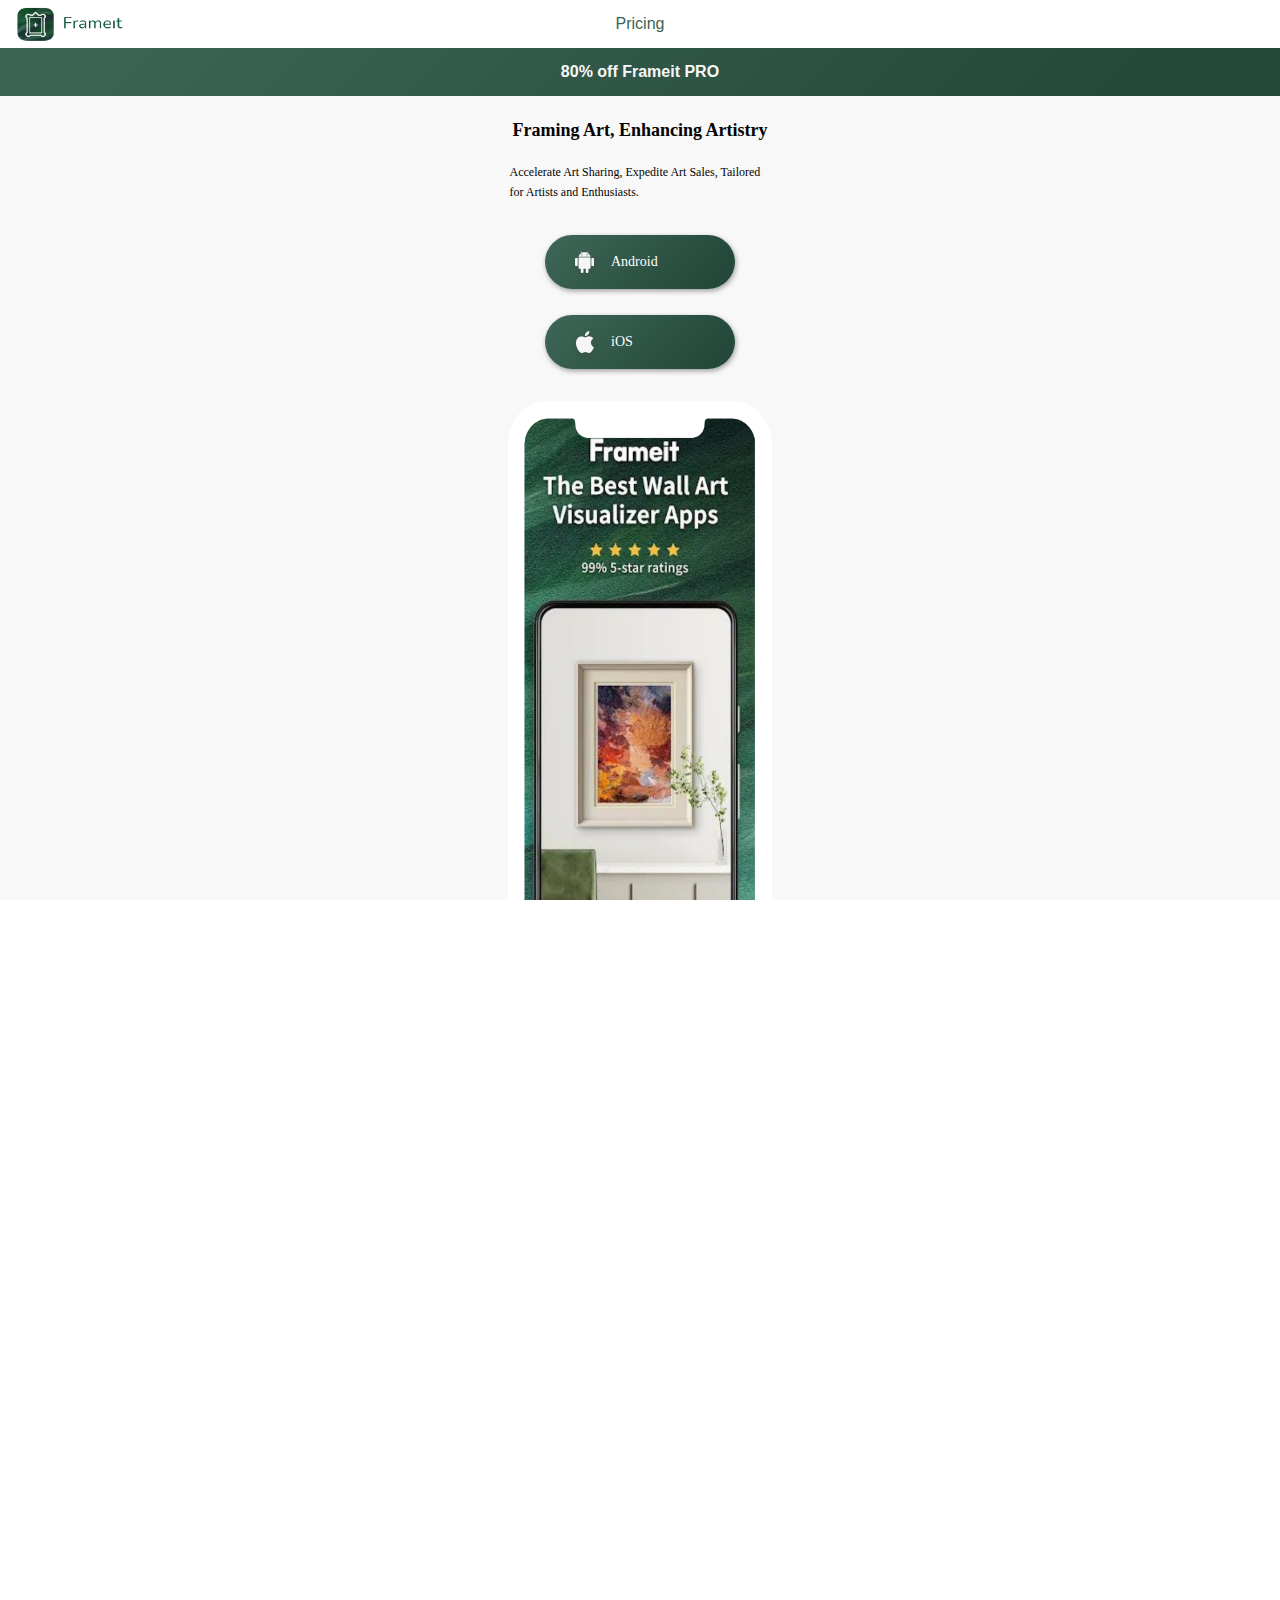
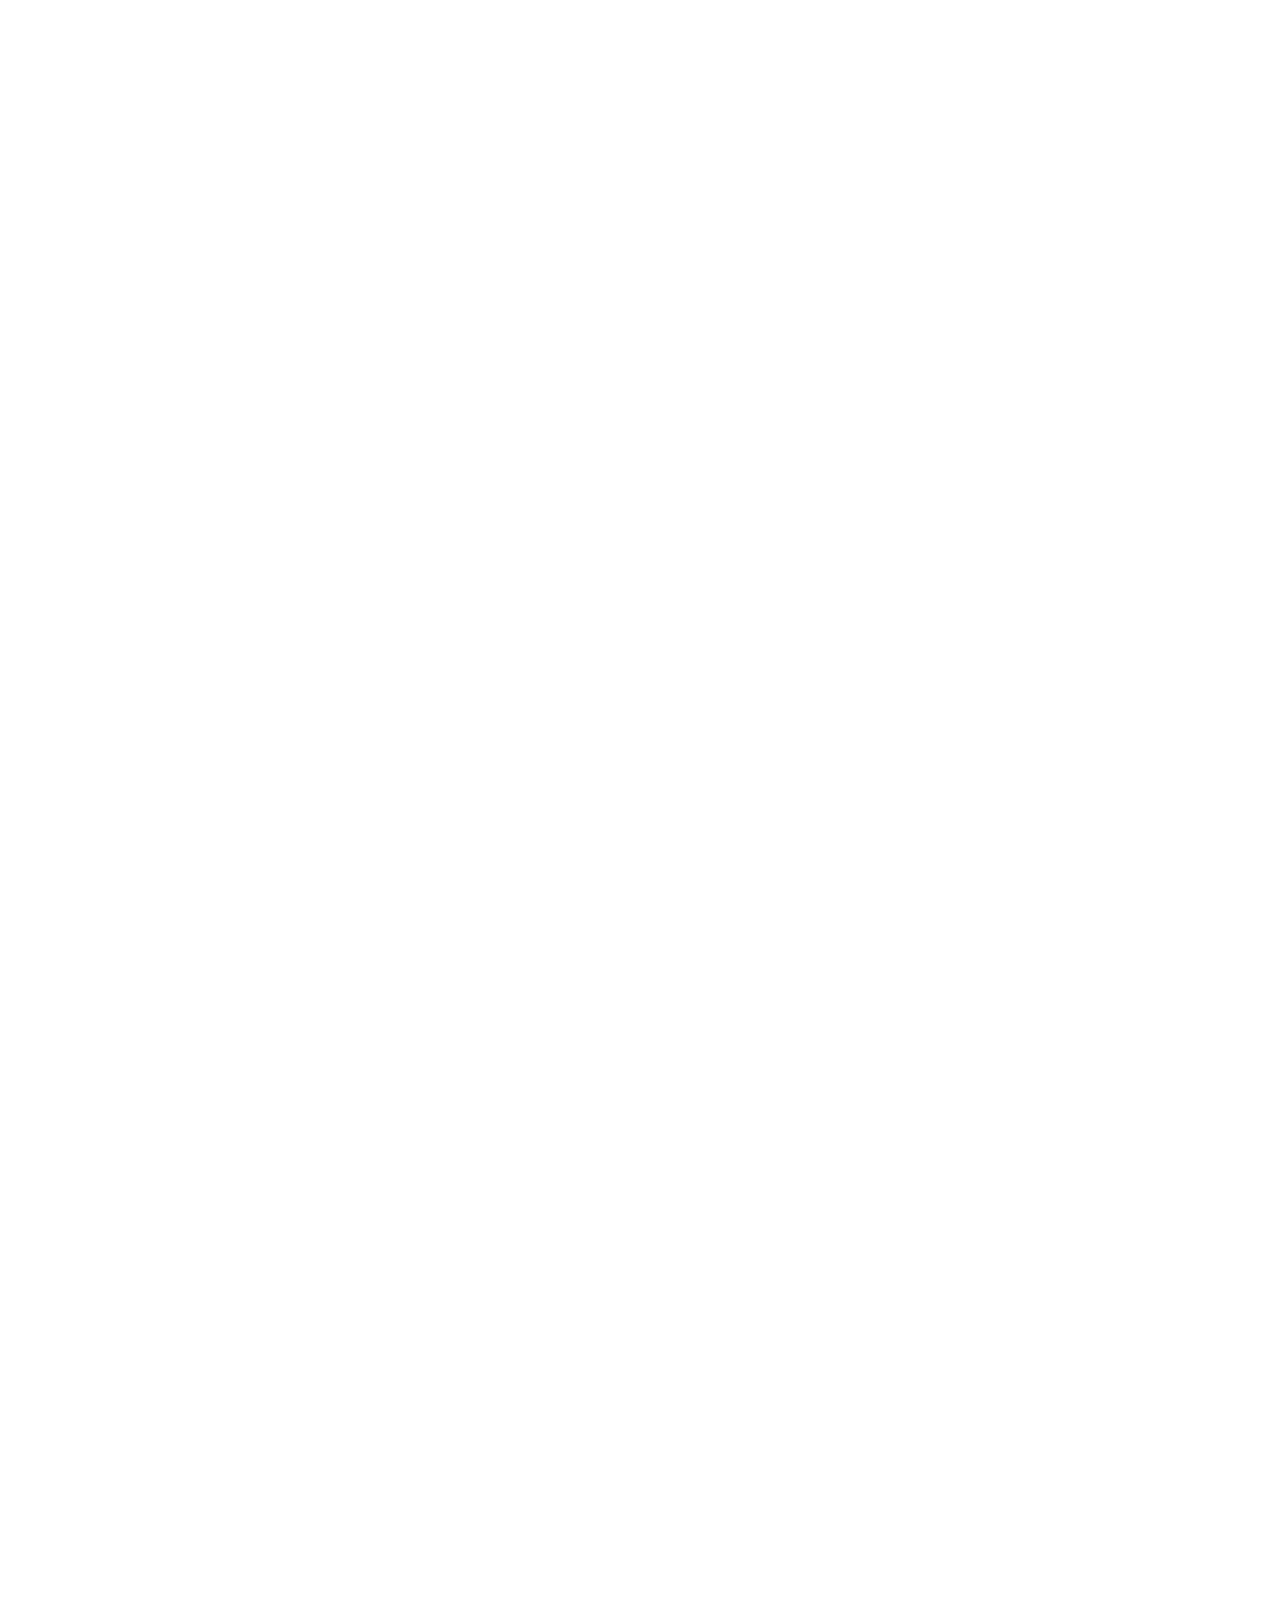
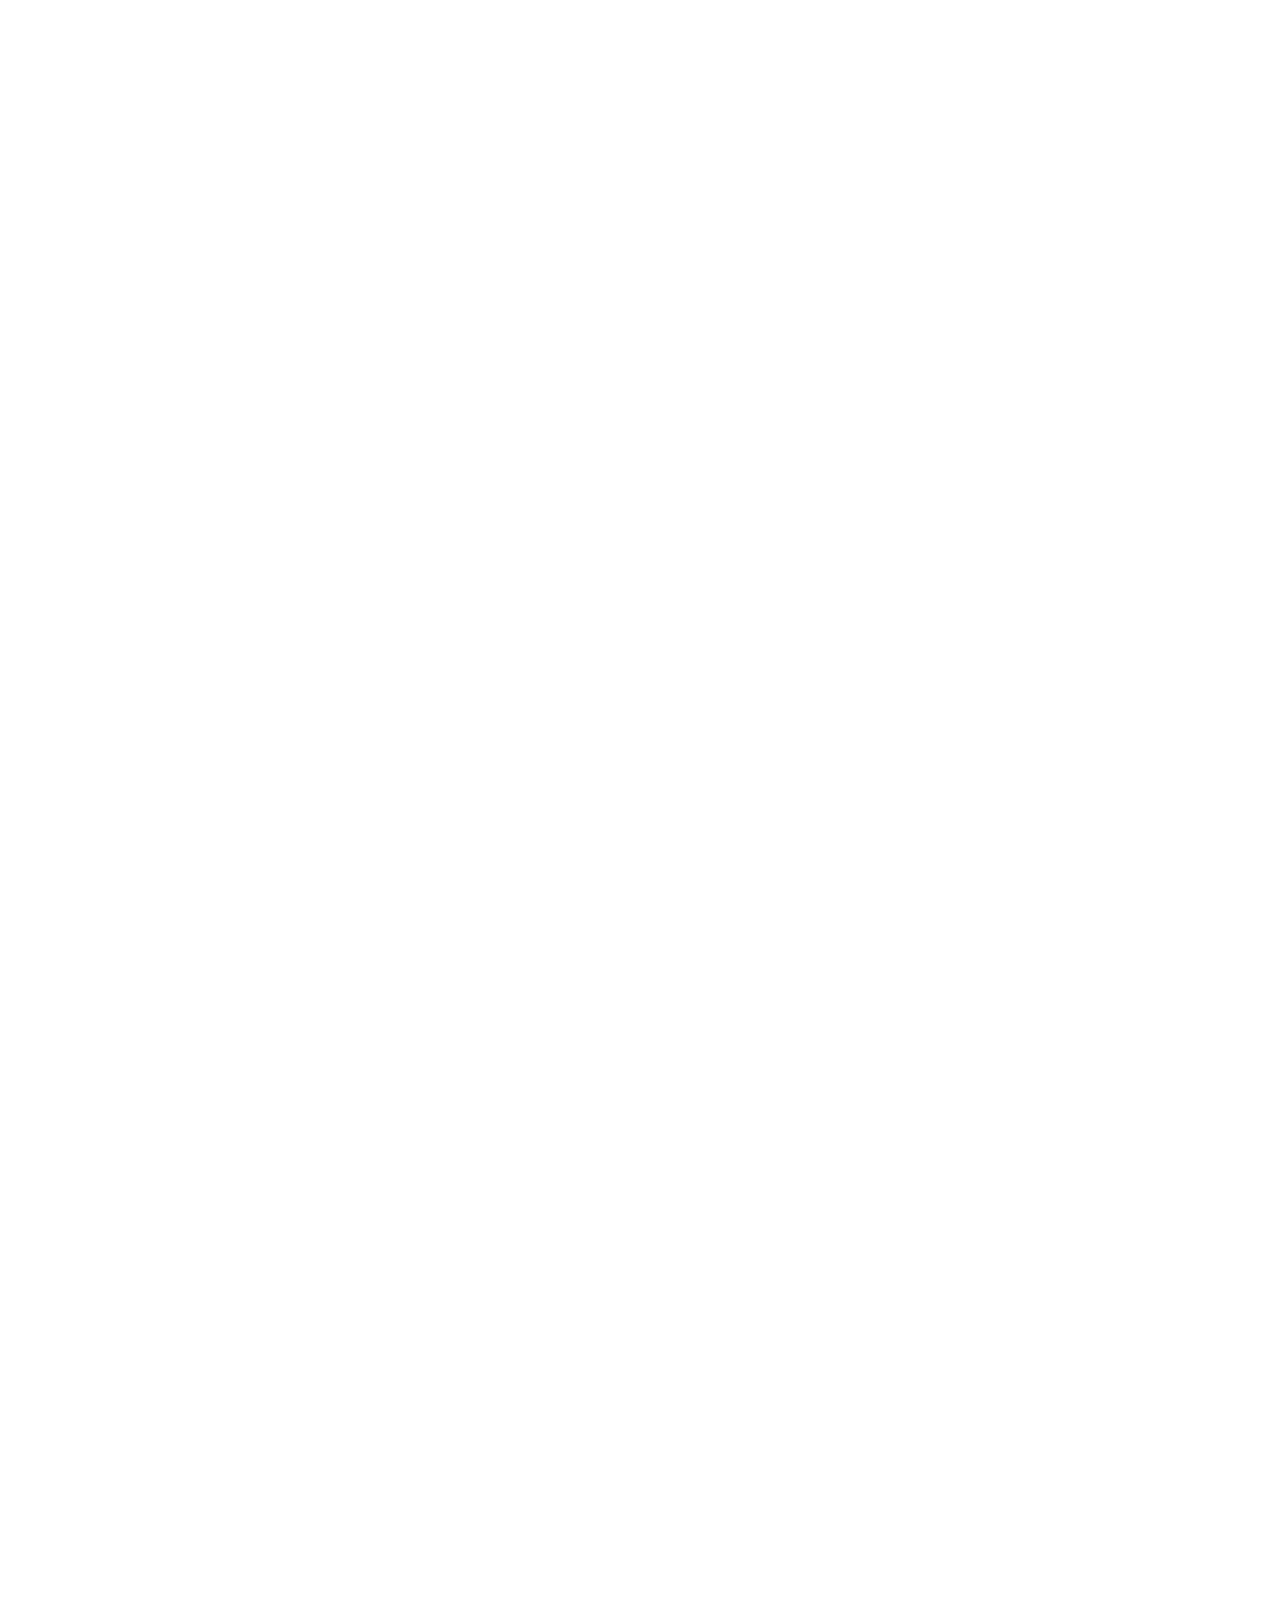
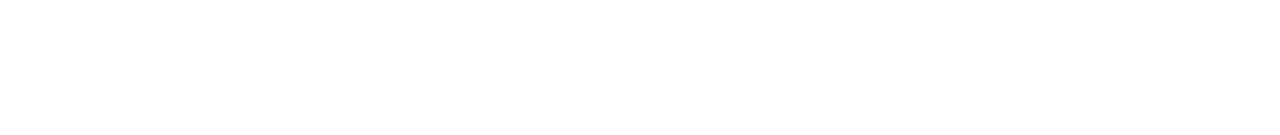
<file: index.html>
<!DOCTYPE html>
<html lang="en">

<head>
    <!-- Google tag (gtag.js) -->
    <script async src="https://www.googletagmanager.com/gtag/js?id=G-MTFNXPTH40"></script>
    <script>
        window.dataLayer = window.dataLayer || [];

        function gtag() {
            dataLayer.push(arguments);
        }
        gtag('js', new Date());

        gtag('config', 'G-MTFNXPTH40');
    </script>
    <meta charset="UTF-8">
    <meta name="viewport" content="width=device-width, minimum-scale=1.0, maximum-scale=1.0">
    <meta name="apple-mobile-web-app-capable" content="yes">
    <meta content="black" name="apple-mobile-web-app-status-bar-style">
    <meta content="telephone=no" name="format-detection">
    <title>Frameit App - Professional Photo Editing and Framing Tool</title>
    <meta name="robots" content="index, follow">
    <meta name="keywords" content="
        Frameit,
        Frameit App,
        Frameit PRO,
        photo editing,
        adding frames,
        professional tools, 
        photo enhancement,
        Custom Framing,
        Picture Framing,
        Art Framing,
        Artwork Framing,
        Art gallery,
        Frameit Picture Framing,
        Frameit Art Framing,
        Frameit Artwork Framing,
        Frameit Artwork Enhancement,
        Frameit Picture Framing App,
        Custom Picture Framing,
        Picture Framing App,
        Picture Framing Solutions,
        Picture Framing Services,
        Artistry Enhancement, 
        Image Framing Excellence,
        Creative Framing Solutions,
        Artistic Expression Amplification,
        Picture Framing Innovation,
        Creative Image Framing,
        Artistic Vision Augmentation,
        Frameit: Elevating Artistry,
        Innovative Art Framing,
        Framing Mastery">
    <meta name="description" content="Frameit App - Your ultimate photo editing solution. Specially designed tools allow you to easily add unique frames to your photos, enhancing the artistic feel and beauty of each image. With Frameit PRO, enjoy professional editing tools and a variety of frame options to rejuvenate your creations. Download now and experience unparalleled photo editing fun!">
    <link rel="shortcut icon" href="favicon.ico" type="image/x-icon">
    <link rel="stylesheet" href="./css/reset.css">
    <link rel="stylesheet" href="./css/index.css">
</head>

<body>
    <div class="web">
        <div id="content-view" class="content-view">

            <header>
                <a href="./pricing.html"><img class="logo" src="./images/logo.png" alt=""
                        style="width:130px; height:44px"></a>
                <div class="tab">
                    <a href="#home" class="commom">Home</a>
                    <a href="#feature" class="commom">Frameit Features</a>
                    <a href="#vision" class="commom">Product Vision</a>
                    <a href="#contact" class="commom">Contact Us</a>
                    <a href="./pricing.html" class="commom">Pricing</a>
                </div>
            </header>

            <main>
                <div class="banner-view" onclick="window.location.href='https://frameit.site/pricing.html'">
                    <div class="banner-content">
                        <p class="banner-text">
                            80% off Frameit PRO
                        </p>
                    </div>
                </div>
                <div class="main" id="home">
                    <img class="logo" src="./images/logo.png" alt="Frameit">
                    <img class="intro" src="./images/home.png"
                        alt="Frameit-Framing for Calligraphy, Traditional Chinese Painting, Drawing, and Calligraphy Dictionary">

                    <p class="title">Framing Art, Enhancing Artistry</p>
                    <p class="context">Accelerate Art Sharing, Expedite Art Sales, Tailored for Artists and Enthusiasts.
                    </p>

                    <a href="https://linktr.ee/AppFrameit">
                        <div class="button android">
                            <div class="icon android-icon"></div>
                            <p class="text">Android</p>
                        </div>
                    </a>
                    <a href="https://linktr.ee/AppFrameit">
                        <div class="button ios">
                            <div class="icon ios-icon"></div>
                            <p class="text">iOS</p>
                        </div>
                    </a>
                </div>

                <div class="main" id="feature">
                    <div class="feature-content"></div>
                    <img class="func-img front-img" src="./images/frame.png" alt="Professional Variety">
                    <p class="func-title front-title">Professional Variety</p>
                    <p class="func-intro front-intro">The Frameit team offers a thousand frames tailored to all art
                        forms: calligraphy, traditional Chinese painting, oil painting, watercolor, children's art,
                        sketches, illustrations, photography, and beyond.</p>
                </div>
                <div class="main">
                    <div class="feature-content"></div>
                    <img class="func-img after-img" src="./images/scene.png" alt="Varied Scenes">
                    <p class="func-title after-title">Varied Scenes</p>
                    <p class="func-intro after-intro">After framing, artworks can be simulated on the wall using scene
                        function. With over 1600 independently designed scene materials, categorized into over 20 types
                        including tea rooms, entrances, galleries, living rooms, offices, etc.</p>
                </div>
                <div class="main">
                    <div class="feature-content"></div>
                    <img class="func-img front-img" src="./images/filter.png" alt="Calligraphy Innovation">
                    <p class="func-title front-title">Calligraphy Innovation</p>
                    <p class="func-intro front-intro">After photographing calligraphy, if there are paper wrinkles or
                        unevenness, utilize Frameit's color adjustment function for one-click wrinkle removal and ink
                        color adjustment, rejuvenating your calligraphy with a fresh style!</p>
                </div>
                <div class="main">
                    <div class="feature-content"></div>
                    <img class="func-img after-img" src="./images/correction.png" alt="Instant Correction">
                    <p class="func-title after-title">Instant Correction</p>
                    <p class="func-intro after-intro">After uploading the captured image to Frameit's correction
                        feature, it intelligently extracts the artwork from the image and performs automatic
                        adjustments, saving time and effort.</p>
                </div>
                <div class="vision" id="vision">
                    <p class="vision-title">Product Vision</p>
                    <p class="vision-intro">Empowered by internet technology and AI algorithms, we illuminate everyone's
                        creations, fostering a deeper love for artistry and enabling enthusiasts to fully immerse
                        themselves in the joy that art brings.</p>
                </div>
                <div class="contact" id="contact">
                    <p class="contact-title">Contact Us</p>
                    <div class="contact-channels">
                        <a href="https://discord.gg/q2wjmC86F7" style="color: black;">
                            <div class="contact-item">
                                <img class="contact-icon" src="./images/discord.png" alt="">
                                <p class="contact-name">Discord</p>
                            </div>
                        </a>
                        <a href="https://twitter.com/AppFrameit" style="color: black;">
                            <div class="contact-item">
                                <img class="contact-icon" src="./images/contact2.png" alt="">
                                <p class="contact-name">Twitter</p>
                            </div>
                        </a>
                        <a href="mailto:team@frameit.site" style="color: black;">
                            <div class="contact-item">
                                <img class="contact-icon" src="./images/contact3.png" alt="">
                                <p class="contact-name">Business</p>
                            </div>
                        </a>
                        <a href="mailto:team@frameit.site" style="color: black;">
                            <div class="contact-item">
                                <img class="contact-icon" src="./images/contact4.png" alt="">
                                <p class="contact-name">Feedback</p>
                            </div>
                        </a>
                    </div>
                </div>
            </main>
            <footer>
                <p>
                    <a href="./documents/auto-renewal-agreement-en.html">Auto-renewal Agreement</a>
                    | <a href="./documents/privacy-policy-en.html">Privacy Policy</a>
                    | <a href="./documents/membership-agreement-en.html">PRO Agreement</a>
                </p>

                <p>Email: <a href="mailto:team@frameit.site">team@frameit.site</a></p>
                <p>&#169 2019-2024 Frameit</p>
            </footer>
        </div>
    </div>
    <div class="phone" style="display: none;">
        <div id="phone-view" class="phone-view" ontouchmove="controlBtn">

            <header>
                <div class="phone-header">
                    <a href="./pricing.html"><img class="logo" src="./images/logo.png" alt=""></a>
                    <a href="./pricing.html" class="tabtomember">Pricing</a>
                    <div class="download"><a href="https://linktr.ee/AppFrameit" style="color: white;">Download</a>
                    </div>
                </div>
            </header>

            <main>
                <div class="phone-banner-view" onclick="window.location.href='https://frameit.site/pricing.html'">
                    <div class="phone-banner-content">
                        <p class="phone-banner-text">
                            80% off Frameit PRO
                        </p>
                    </div>
                </div>
                <div class="main">
                    <p class="title">Framing Art, Enhancing Artistry</p>
                    <p class="context">Accelerate Art Sharing, Expedite Art Sales, Tailored for Artists and Enthusiasts.
                    </p>
                    <a href="https://linktr.ee/AppFrameit">
                        <div class="button android">
                            <img src="./images/android.png" alt="">
                            <p>Android</p>
                        </div>
                    </a>
                    <a href="https://linktr.ee/AppFrameit">
                        <div class="button ios">
                            <img src="./images/ios.png" alt="">
                            <p>iOS</p>
                        </div>
                    </a>
                    <img src="./images/home.png" alt="" class="intro">
                </div>
                <div class="tool" id="tool">
                    <div class="feature-content">
                        <p class="func-title">Professional Variety</p>
                        <p class="func-intro">The Frameit team offers a thousand frames tailored to all art forms:
                            calligraphy, traditional Chinese painting, oil painting, watercolor, children's art,
                            sketches, illustrations, photography, and beyond.</p>
                        <img src="./images/frame.png" alt="Professional Variety" class="func-img">
                    </div>
                </div>
                <div class="tool">
                    <div class="feature-content">
                        <p class="func-title">Varied Scenes</p>
                        <p class="func-intro">After framing, artworks can be simulated on the wall using scene function.
                            With over 1600 independently designed scene materials, categorized into over 20 types
                            including tea rooms, entrances, galleries, living rooms, offices, etc.</p>
                        <img src="./images/scene.png" alt="Varied Scenes" class="func-img">
                    </div>
                </div>
                <div class="tool">
                    <div class="feature-content">
                        <p class="func-title">Calligraphy Innovation</p>
                        <p class="func-intro">After photographing calligraphy, if there are paper wrinkles or
                            unevenness, utilize Frameit's color adjustment function for one-click wrinkle removal and
                            ink color adjustment, rejuvenating your calligraphy with a fresh style!</p>
                        <img src="./images/filter.png" alt="Calligraphy Innovation" class="func-img">
                    </div>
                </div>
                <div class="tool">
                    <div class="feature-content">
                        <p class="func-title">Instant Correction</p>
                        <p class="func-intro">After uploading the captured image to Frameit's correction feature, it
                            intelligently extracts the artwork from the image and performs automatic adjustments, saving
                            time and effort.</p>
                        <img src="./images/correction.png" alt="Instant Correction" class="func-img">
                    </div>
                </div>
                <div class="vision">
                    <p class="vision-title">Product Vision</p>
                    <p class="vision-intro">Empowered by internet technology and AI algorithms, we illuminate everyone's
                        creations, fostering a deeper love for artistry and enabling enthusiasts to fully immerse
                        themselves in the joy that art brings.</p>
                </div>
                <div class="contact">
                    <p class="contact-title">Contact Us</p>
                    <div class="contact-channels">
                        <a href="https://discord.gg/q2wjmC86F7" style="color: black;">
                            <div class="contact-item">
                                <img class="contact-icon" src="./images/discord.png">
                                <p class="contact-name">Discord
                                </p>
                            </div>
                        </a>
                        <a href="https://twitter.com/AppFrameit" style="color: black;">
                            <div class="contact-item">
                                <img class="contact-icon" src="./images/contact2.png">
                                <p class="contact-name">Twitter</p>
                            </div>
                        </a>
                        <a href="mailto:team@frameit.site" style="color: black;">
                            <div class="contact-item">
                                <img class="contact-icon" src="./images/contact3.png">
                                <p class="contact-name">Business</p>
                            </div>
                        </a>
                        <a href="mailto:team@frameit.site" style="color: black;">
                            <div class="contact-item">
                                <img class="contact-icon" src="./images/contact4.png">
                                <p class="contact-name">Feedback</p>
                            </div>
                        </a>
                    </div>
                </div>
            </main>
            <footer>
                <p>
                    <a href="./documents/auto-renewal-agreement-en.html">Auto-renewal Agreement</a>
                    | <a href="./documents/privacy-policy-en.html">Privacy Policy</a>
                    | <a href="./documents/membership-agreement-en.html">PRO Agreement</a>
                </p>

                <p>Email: <a href="mailto:team@frameit.site">team@frameit.site</a></p>
                <p>&#169 2019-2024 Frameit</p>
            </footer>
        </div>
    </div>
    <script src="./js/main.js"></script>
    <script>
        function gtElInit() {
            var userLanguage = getUserLanguage();
            var lib = new google.translate.TranslateService();
            lib.translatePage('en', userLanguage, function () {});
        }

        function getUserLanguage() {
            return (navigator.browserLanguage || navigator.language).substring(0, 2).toLowerCase();
        }
    </script>
    <script src="https://translate.google.com/translate_a/element.js?cb=gtElInit&amp;hl=en&amp;client=wt"
        type="text/javascript"></script>
</body>

</html>
</file>
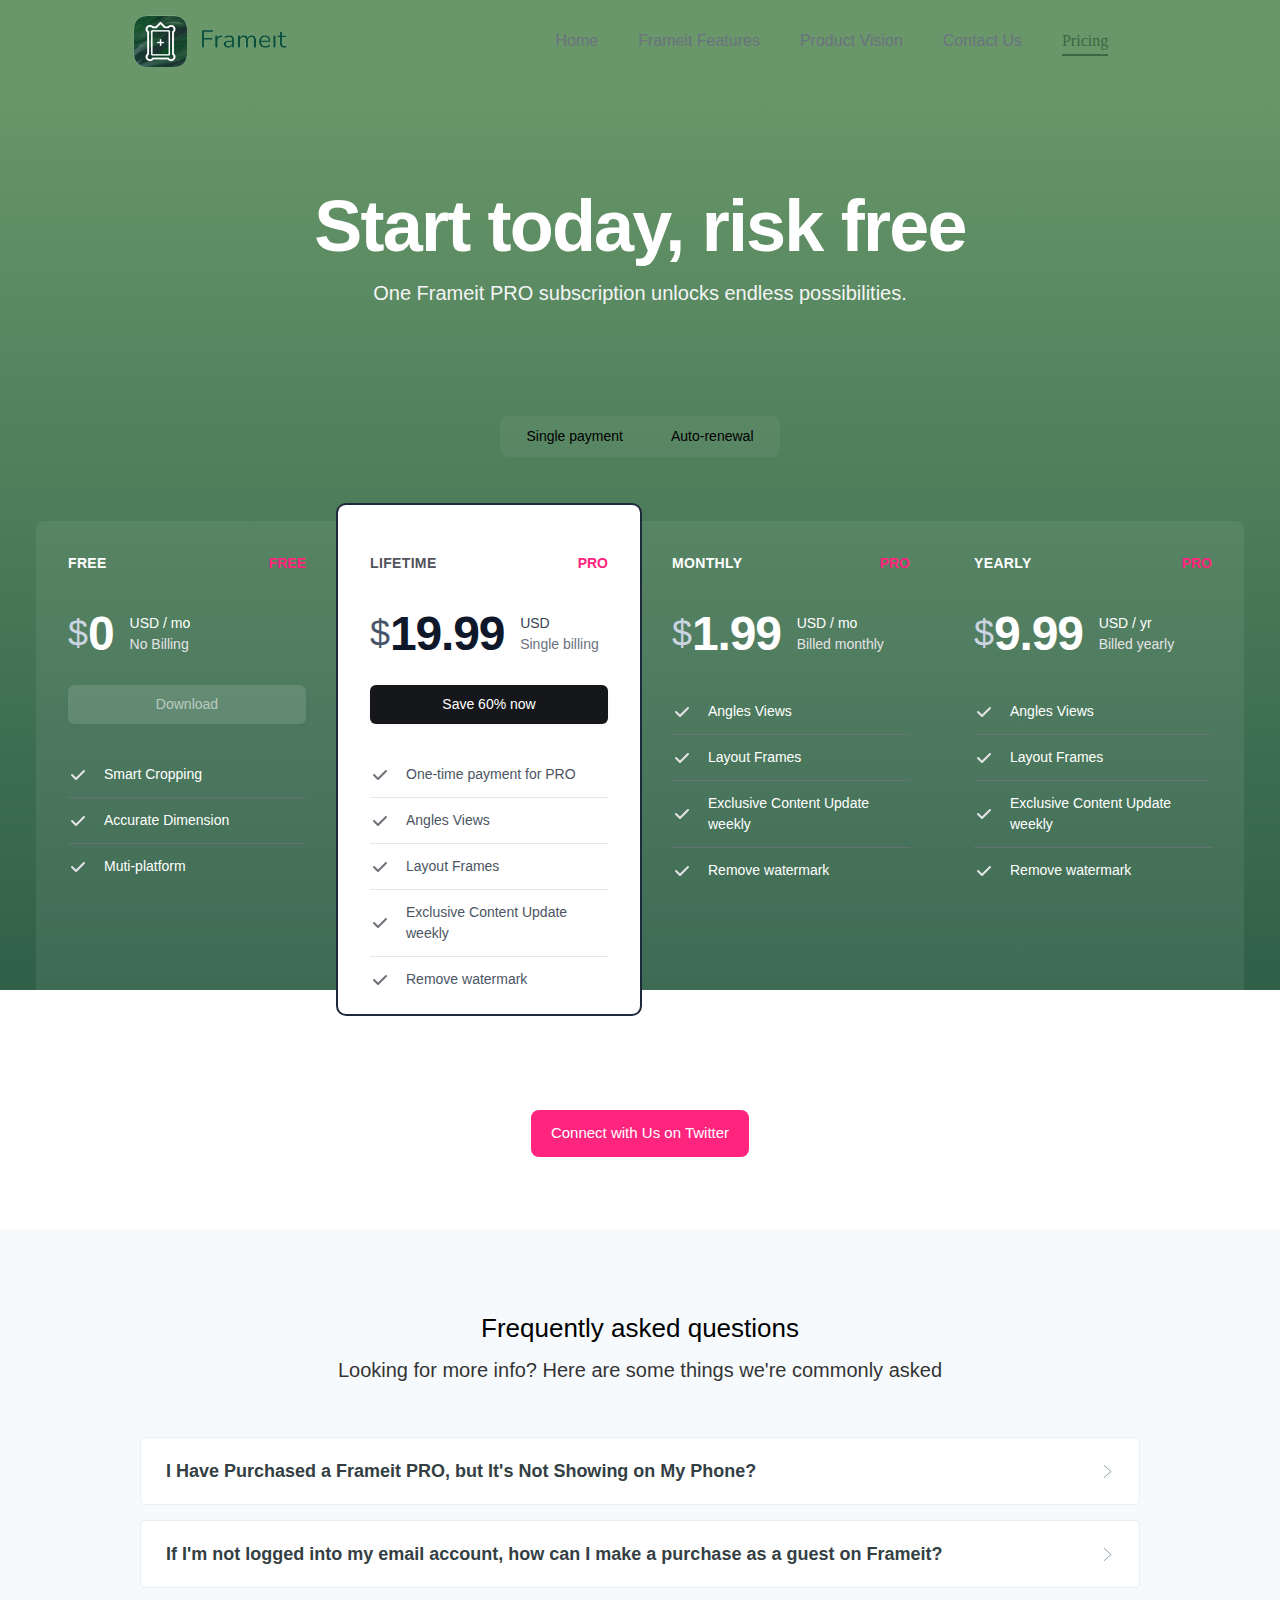
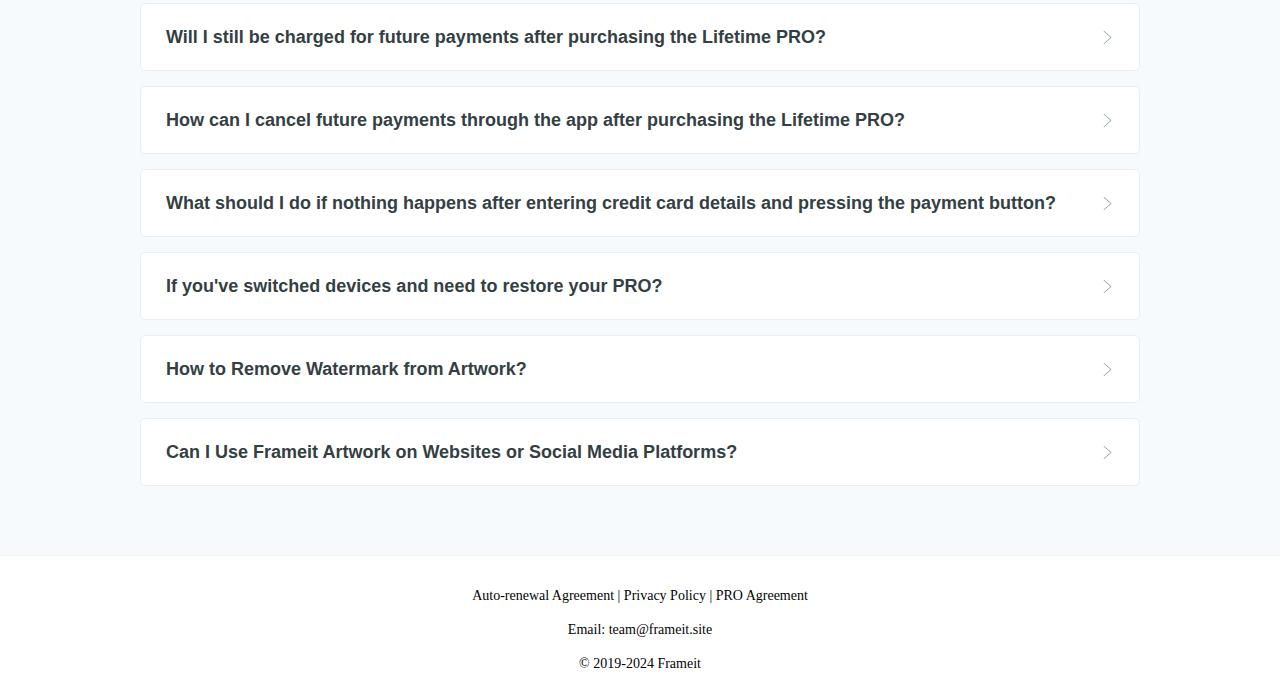
<file: membership.html>
<!doctype html>
<html lang=en-gb>

<head>
  <!-- Google tag (gtag.js) -->
  <script async src="https://www.googletagmanager.com/gtag/js?id=G-MTFNXPTH40"></script>
  <script>
    window.dataLayer = window.dataLayer || [];

    function gtag() {
      dataLayer.push(arguments);
    }
    gtag('js', new Date());

    gtag('config', 'G-MTFNXPTH40');
  </script>
  <meta charset=utf-8>
  <meta http-equiv=x-ua-compatible content="IE=edge">
  <meta name=viewport content="width=device-width,initial-scale=1">
  <title>Frameit PRO - One subscription unlocks endless possibilities.</title>
  <meta name="robots" content="index, follow">
  <meta name="keywords" content="
        Frameit,
        Frameit App,
        Frameit PRO,
        photo editing,
        adding frames,
        professional tools, 
        photo enhancement,
        Custom Framing,
        Picture Framing,
        Art Framing,
        Artwork Framing,
        Art gallery,
        Frameit Picture Framing,
        Frameit Art Framing,
        Frameit Artwork Framing,
        Frameit Artwork Enhancement,
        Frameit Picture Framing App,
        Custom Picture Framing,
        Picture Framing App,
        Picture Framing Solutions,
        Picture Framing Services,
        Artistry Enhancement, 
        Image Framing Excellence,
        Creative Framing Solutions,
        Artistic Expression Amplification,
        Picture Framing Innovation,
        Creative Image Framing,
        Artistic Vision Augmentation,
        Frameit: Elevating Artistry,
        Innovative Art Framing,
        Framing Mastery">
  <meta name="description" content="Frameit App - Your ultimate photo editing solution. Specially designed tools allow you to easily add unique frames to your photos, enhancing the artistic feel and beauty of each image. With Frameit PRO, enjoy professional editing tools and a variety of frame options to rejuvenate your creations. Download now and experience unparalleled photo editing fun!">
  <link rel="shortcut icon" href="favicon.ico" type="image/x-icon">
  <link rel=stylesheet href="./css/main.css">
  <link rel=stylesheet href=./css/index.css> </head> <body class="antialiased text-md">
  <div class="max-w-full overflow-x-clip relative min-h-screen my-0 mx-auto bg-white">
    <div class="nav-view">
      <header>
        <a href="./index.html"><img class="logo" src="./images/logo.png" alt=""></a>
        <div class="tab" id="myTab">
          <a href="./index.html#home" class="common text-md text-gray-500 font-medium hover:text-gray-900">Home</a>
          <a href="./index.html#feature" class="common text-md text-gray-500 font-medium hover:text-gray-900">Frameit
            Features</a>
          <a href="./index.html#vision" class="common text-md text-gray-500 font-medium hover:text-gray-900">Product
            Vision</a>
          <a href="./index.html#contact" class="common text-md text-gray-500 font-medium hover:text-gray-900">Contact
            Us</a>
          <a class="common selected text-md text-gray-500 font-medium">Pricing</a>
        </div>
      </header>
    </div>
    <main role=main>
      <div x-data=membersSlider() x-on:resize.window=setToolTipPosition()
        x-init="start(); await $nextTick(() => {setToolTipPosition()});">
        <div class="relative bg-black w-full px-[4vmin]">
          <div aria-hidden=true class="hidden absolute bg-white w-full h-6 bottom-0 lg:block -mx-[4vmin]"></div>
          <div class="relative max-w-8xl mx-auto py-[12vmin] text-center">
            <h1 class="text-4xl sm:text-7xl font-extrabold tracking-tight leading-none text-white">Start today, risk free</h1>
            <p class="max-w-sm mx-auto lg:max-w-none mt-4 text-xl text-zinc-100">One <a href="./index.html">Frameit</a> PRO subscription unlocks endless possibilities.</p>
          </div>
          <div
            class="lg:max-w-8xl mx-auto relative flex flex-col text-center lg:text-left lg:flex-row justify-center items-center gap-10">
            <div class="bg-white/5 p-0.5 rounded-lg flex">
              <button type=button
                class="relative py-2 px-6 rounded-md text-sm font-medium whitespace-nowrap focus:outline-none focus:ring-2 focus:ring-offset-2 focus:ring-offset-zinc-700 focus:ring-white focus:z-10"
                x-on:click="setMonthly($event)"
                :class="!showAnnual ? 'bg-white border-zinc-700 shadow-sm text-zinc-700 hover:bg-zinc-50' : 'ml-0.5 border border-transparent text-zinc-200 hover:bg-zinc-800'"
                data-period=month>Single payment</button>
              <button type=button
                class="relative py-2 px-6 rounded-md text-sm font-medium whitespace-nowrap focus:outline-none focus:ring-2 focus:ring-offset-2 focus:ring-offset-zinc-700 focus:ring-white focus:z-10"
                x-on:click="setAnnual($event)"
                :class="showAnnual ? 'bg-white border-zinc-700 shadow-sm text-zinc-700 hover:bg-zinc-50' : 'ml-0.5 border border-transparent text-zinc-200 hover:bg-zinc-800'"
                data-period=year>Auto-renewal</button>
            </div>
          </div>
          <div class="relative mt-8 max-w-2xl mx-auto pb-8 sm:mt-12 lg:max-w-8xl lg:pb-0">
            <div aria-hidden=true
              class="w-full hidden absolute top-4 bottom-6 inset-0 bg-white/[0.07] rounded-tl-lg rounded-tr-lg lg:block">
            </div>
            <div class="w-full relative space-y-6 lg:space-y-0 lg:grid lg:grid-cols-4">
              <div class="bg-white/5 lg:bg-transparent pt-6 px-6 pb-3 rounded-lg lg:px-8 lg:pt-12">
                <div>
                  <h3 class="text-white text-sm font-semibold uppercase tracking-wide flex justify-between gap-4 mb-5">
                    Free
                    <span class="text-white text-sm normal-case tracking-normal">
                      <span class=text-pink-900>FREE</span>
                    </span>
                  </h3>
                  <div
                    class="flex flex-col items-start sm:flex-row sm:items-center sm:justify-between lg:flex-col lg:items-start">
                    <div class="mt-3 flex items-center">
                      <span class="text-slate-300 font-normal text-4xl">$</span>
                      <p class="text-white tracking-tight text-5xl font-bold">0</p>
                      <div class=ml-4>
                        <p class="text-white text-sm">USD / mo</p>
                        <p class="text-zinc-200 text-sm">No Billing</p>
                      </div>
                    </div>
                    <a href="https://linktr.ee/AppFrameit"
                      class="plausible-event-name=Signup-CTA-clicked bg-white/20 hover:bg-white/30 text-white mt-6 w-full inline-block py-2 px-8 border border-transparent rounded-md shadow-sm text-center text-sm font-medium sm:mt-0 sm:w-auto lg:mt-6 lg:w-full opacity-60 ">Download
                    </a>
                  </div>
                </div>
                <h4 class=sr-only>Features</h4>
                <ul role=list
                  class="border-zinc-500 divide-zinc-500 divide-opacity-75 mt-7 border-t divide-y lg:border-t-0">
                  <li class="py-3 flex items-center">
                    <svg class="text-zinc-200 w-5 h-5 flex-shrink-0" xmlns="http://www.w3.org/2000/svg"
                      viewBox="0 0 20 20" fill="currentColor" aria-hidden="true">
                      <path fill-rule="evenodd"
                        d="M16.707 5.293a1 1 0 010 1.414l-8 8a1 1 0 01-1.414 0l-4-4a1 1 0 011.414-1.414L8 12.586l7.293-7.293a1 1 0 011.414 0z"
                        clip-rule="evenodd" />
                    </svg>
                    <span class="text-white ml-4 text-sm font-medium">Smart Cropping</span>
                  </li>
                  <li class="py-3 flex items-center">
                    <svg class="text-zinc-200 w-5 h-5 flex-shrink-0" xmlns="http://www.w3.org/2000/svg"
                      viewBox="0 0 20 20" fill="currentColor" aria-hidden="true">
                      <path fill-rule="evenodd"
                        d="M16.707 5.293a1 1 0 010 1.414l-8 8a1 1 0 01-1.414 0l-4-4a1 1 0 011.414-1.414L8 12.586l7.293-7.293a1 1 0 011.414 0z"
                        clip-rule="evenodd" />
                    </svg>
                    <span class="text-white ml-4 text-sm font-medium">Accurate Dimension</span>
                  </li>
                  <li class="py-3 flex items-center">
                    <svg class="text-zinc-200 w-5 h-5 flex-shrink-0" xmlns="http://www.w3.org/2000/svg"
                      viewBox="0 0 20 20" fill="currentColor" aria-hidden="true">
                      <path fill-rule="evenodd"
                        d="M16.707 5.293a1 1 0 010 1.414l-8 8a1 1 0 01-1.414 0l-4-4a1 1 0 011.414-1.414L8 12.586l7.293-7.293a1 1 0 011.414 0z"
                        clip-rule="evenodd" />
                    </svg>
                    <span class="text-white ml-4 text-sm font-medium">Muti-platform</span>
                  </li>
                </ul>
              </div>
              <div class="bg-white ring-2 ring-slate-800 pt-6 px-6 pb-3 rounded-lg lg:px-8 lg:pt-12">
                <div>
                  <h3
                    class="text-zinc-600 text-sm font-semibold uppercase tracking-wide flex justify-between gap-4 mb-5">
                    Lifetime
                    <span class="text-gray-500 text-sm capitalize tracking-normal">
                      <span class=text-pink-900>PRO</span>
                    </span>
                  </h3>
                  <div
                    class="flex flex-col items-start sm:flex-row sm:items-center sm:justify-between lg:flex-col lg:items-start">
                    <div class="mt-3 flex items-center">
                      <span class="text-slate-600 font-normal text-4xl">$</span>
                      <p class="text-slate-900 tracking-tight text-5xl font-bold">19.99</p>
                      <div class=ml-4>
                        <p class="text-gray-700 text-sm">USD</p>
                        <p class="text-gray-500 text-sm">Single billing</p>
                      </div>
                    </div>
                    <a href=https://frameitapp.store/buy/f25eb494-a76e-4c0d-b037-420718a5cd13
                      class="plausible-event-name=Signup-CTA-clicked bg-base hover:bg-black text-white mt-6 w-full inline-block py-2 px-8 border border-transparent rounded-md shadow-sm text-center text-sm font-medium sm:mt-0 sm:w-auto lg:mt-6 lg:w-full">Save 60% now</a>
                  </div>
                </div>
                <h4 class=sr-only>Features</h4>
                <ul role=list class="border-gray-200 divide-gray-200 mt-7 border-t divide-y lg:border-t-0">
                  <li class="py-3 flex items-center">
                    <svg class="text-zinc-500 w-5 h-5 flex-shrink-0" xmlns="http://www.w3.org/2000/svg"
                      viewBox="0 0 20 20" fill="currentColor" aria-hidden="true">
                      <path fill-rule="evenodd"
                        d="M16.707 5.293a1 1 0 010 1.414l-8 8a1 1 0 01-1.414 0l-4-4a1 1 0 011.414-1.414L8 12.586l7.293-7.293a1 1 0 011.414 0z"
                        clip-rule="evenodd" />
                    </svg>
                    <span class="text-gray-600 ml-4 text-sm font-medium">One-time payment for PRO</span>
                  </li>
                  <li class="py-3 flex items-center">
                    <svg class="text-zinc-500 w-5 h-5 flex-shrink-0" xmlns="http://www.w3.org/2000/svg"
                      viewBox="0 0 20 20" fill="currentColor" aria-hidden="true">
                      <path fill-rule="evenodd"
                        d="M16.707 5.293a1 1 0 010 1.414l-8 8a1 1 0 01-1.414 0l-4-4a1 1 0 011.414-1.414L8 12.586l7.293-7.293a1 1 0 011.414 0z"
                        clip-rule="evenodd" />
                    </svg>
                    <span class="text-gray-600 ml-4 text-sm font-medium">Angles Views</span>
                  </li>
                  <li class="py-3 flex items-center">
                    <svg class="text-zinc-500 w-5 h-5 flex-shrink-0" xmlns="http://www.w3.org/2000/svg"
                      viewBox="0 0 20 20" fill="currentColor" aria-hidden="true">
                      <path fill-rule="evenodd"
                        d="M16.707 5.293a1 1 0 010 1.414l-8 8a1 1 0 01-1.414 0l-4-4a1 1 0 011.414-1.414L8 12.586l7.293-7.293a1 1 0 011.414 0z"
                        clip-rule="evenodd" />
                    </svg>
                    <span class="text-gray-600 ml-4 text-sm font-medium">Layout Frames</span>
                  </li>
                  <li class="py-3 flex items-center">
                    <svg class="text-zinc-500 w-5 h-5 flex-shrink-0" xmlns="http://www.w3.org/2000/svg"
                      viewBox="0 0 20 20" fill="currentColor" aria-hidden="true">
                      <path fill-rule="evenodd"
                        d="M16.707 5.293a1 1 0 010 1.414l-8 8a1 1 0 01-1.414 0l-4-4a1 1 0 011.414-1.414L8 12.586l7.293-7.293a1 1 0 011.414 0z"
                        clip-rule="evenodd" />
                    </svg>
                    <span class="text-gray-600 ml-4 text-sm font-medium">Exclusive Content Update weekly</span>
                  </li>
                  <li class="py-3 flex items-center">
                    <svg class="text-zinc-500 w-5 h-5 flex-shrink-0" xmlns="http://www.w3.org/2000/svg"
                      viewBox="0 0 20 20" fill="currentColor" aria-hidden="true">
                      <path fill-rule="evenodd"
                        d="M16.707 5.293a1 1 0 010 1.414l-8 8a1 1 0 01-1.414 0l-4-4a1 1 0 011.414-1.414L8 12.586l7.293-7.293a1 1 0 011.414 0z"
                        clip-rule="evenodd" />
                    </svg>
                    <span class="text-gray-600 ml-4 text-sm font-medium">Remove watermark</span>
                  </li>
                </ul>
              </div>
              <div class="bg-white/5 lg:bg-transparent pt-6 px-6 pb-3 rounded-lg lg:px-8 lg:pt-12">
                <div>
                  <h3 class="text-white text-sm font-semibold uppercase tracking-wide flex justify-between gap-4 mb-5">
                    monthly
                    <span class="text-zinc-200 text-sm capitalize tracking-normal">
                      <span class=text-pink-900>PRO</span>

                    </span>
                  </h3>
                  <div
                    class="flex flex-col items-start sm:flex-row sm:items-center sm:justify-between lg:flex-col lg:items-start">
                    <div class="mt-3 flex items-center">
                      <span class="text-slate-300 font-normal text-4xl">$</span>
                      <p class="text-white tracking-tight text-5xl font-bold" x-text="showAnnual ? '1.99' : '3.99'">1.99</p>
                      <div class=ml-4>
                        <p class="text-white text-sm">USD / mo</p>
                        <p class="text-zinc-200 text-sm" x-text="showAnnual ? 'Billed monthly' : 'Single billing'">
                          Billed monthly</p>
                      </div>
                    </div>
                    <a href=https://frameitapp.store/buy/5035c61b-32e6-4666-ade1-ff8133dbd3a9
                      :style="!showAnnual? 'display: inline-block;' : 'display: none;'"
                      class="hidden bg-white/20 hover:bg-white/30 text-white mt-6 w-full inline-block py-2 px-8 border border-transparent rounded-md shadow-sm text-center text-sm font-medium sm:mt-0 sm:w-auto lg:mt-6 lg:w-full">Save 60% now</a>
                    <a href=https://frameitapp.store/buy/d13725c1-e7e3-4825-98e2-336c4b91e83c
                      :style="showAnnual? 'display: inline-block;' : 'display: none;'"
                      class="hidden bg-white/20 hover:bg-white/30 text-white mt-6 w-full inline-block py-2 px-8 border border-transparent rounded-md shadow-sm text-center text-sm font-medium sm:mt-0 sm:w-auto lg:mt-6 lg:w-full">Save 75% now</a>
                  </div>
                </div>
                <h4 class=sr-only>Features</h4>
                <ul role=list
                  class="border-zinc-500 divide-zinc-500 divide-opacity-75 mt-7 border-t divide-y lg:border-t-0">
                  <li class="py-3 flex items-center">
                    <svg class="text-zinc-200 w-5 h-5 flex-shrink-0" xmlns="http://www.w3.org/2000/svg"
                      viewBox="0 0 20 20" fill="currentColor" aria-hidden="true">
                      <path fill-rule="evenodd"
                        d="M16.707 5.293a1 1 0 010 1.414l-8 8a1 1 0 01-1.414 0l-4-4a1 1 0 011.414-1.414L8 12.586l7.293-7.293a1 1 0 011.414 0z"
                        clip-rule="evenodd" />
                    </svg>
                    <span class="text-white ml-4 text-sm font-medium">Angles Views</span>
                  </li>
                  <li class="py-3 flex items-center">
                    <svg class="text-zinc-200 w-5 h-5 flex-shrink-0" xmlns="http://www.w3.org/2000/svg"
                      viewBox="0 0 20 20" fill="currentColor" aria-hidden="true">
                      <path fill-rule="evenodd"
                        d="M16.707 5.293a1 1 0 010 1.414l-8 8a1 1 0 01-1.414 0l-4-4a1 1 0 011.414-1.414L8 12.586l7.293-7.293a1 1 0 011.414 0z"
                        clip-rule="evenodd" />
                    </svg>
                    <span class="text-white ml-4 text-sm font-medium">Layout Frames</span>
                  </li>
                  <li class="py-3 flex items-center">
                    <svg class="text-zinc-200 w-5 h-5 flex-shrink-0" xmlns="http://www.w3.org/2000/svg"
                      viewBox="0 0 20 20" fill="currentColor" aria-hidden="true">
                      <path fill-rule="evenodd"
                        d="M16.707 5.293a1 1 0 010 1.414l-8 8a1 1 0 01-1.414 0l-4-4a1 1 0 011.414-1.414L8 12.586l7.293-7.293a1 1 0 011.414 0z"
                        clip-rule="evenodd" />
                    </svg>
                    <span class="text-white ml-4 text-sm font-medium">Exclusive Content Update weekly</span>
                  </li>
                  <li class="py-3 flex items-center">
                    <svg class="text-zinc-200 w-5 h-5 flex-shrink-0" xmlns="http://www.w3.org/2000/svg"
                      viewBox="0 0 20 20" fill="currentColor" aria-hidden="true">
                      <path fill-rule="evenodd"
                        d="M16.707 5.293a1 1 0 010 1.414l-8 8a1 1 0 01-1.414 0l-4-4a1 1 0 011.414-1.414L8 12.586l7.293-7.293a1 1 0 011.414 0z"
                        clip-rule="evenodd" />
                    </svg>
                    <span class="text-white ml-4 text-sm font-medium">Remove watermark</span>
                  </li>
                </ul>
              </div>
              <div class="bg-white/5 lg:bg-transparent pt-6 px-6 pb-3 rounded-lg lg:px-8 lg:pt-12">
                <div>
                  <h3 class="text-white text-sm font-semibold uppercase tracking-wide flex justify-between gap-4 mb-5">
                    Yearly
                    <span class="text-zinc-200 text-sm capitalize tracking-normal">
                      <span class=text-pink-900>PRO</span>

                    </span>
                  </h3>
                  <div
                    class="flex flex-col items-start sm:flex-row sm:items-center sm:justify-between lg:flex-col lg:items-start">
                    <div class="mt-3 flex items-center">
                      <span class="text-slate-300 font-normal text-4xl">$</span>
                      <p class="text-white tracking-tight text-5xl font-bold" x-text="showAnnual ? '9.99' : '15.99'">9.99</p>
                      <div class=ml-4>
                        <p class="text-white text-sm">USD / yr</p>
                        <p class="text-zinc-200 text-sm" x-text="showAnnual ? 'Billed yearly' : 'Single billing'">
                          Billed yearly</p>
                      </div>
                    </div>
                    <a href=https://frameitapp.store/buy/ba72f09e-68c6-4cb3-ab04-9a4f671b3897
                      :style="!showAnnual? 'display: inline-block;' : 'display: none;'"
                      class="hidden bg-white/20 hover:bg-white/30 text-white mt-6 w-full inline-block py-2 px-8 border border-transparent rounded-md shadow-sm text-center text-sm font-medium sm:mt-0 sm:w-auto lg:mt-6 lg:w-full">Save 60% now</a>
                    <a href=https://frameitapp.store/buy/ccc92d61-ebde-470b-8e9e-89ae10b1cb1c
                      :style="showAnnual? 'display: inline-block;' : 'display: none;'"
                      class="hidden bg-white/20 hover:bg-white/30 text-white mt-6 w-full inline-block py-2 px-8 border border-transparent rounded-md shadow-sm text-center text-sm font-medium sm:mt-0 sm:w-auto lg:mt-6 lg:w-full">Save 80% now</a>
                  </div>
                </div>
                <h4 class=sr-only>Features</h4>
                <ul role=list
                  class="border-zinc-500 divide-zinc-500 divide-opacity-75 mt-7 border-t divide-y lg:border-t-0">
                  <li class="py-3 flex items-center">
                    <svg class="text-zinc-200 w-5 h-5 flex-shrink-0" xmlns="http://www.w3.org/2000/svg"
                      viewBox="0 0 20 20" fill="currentColor" aria-hidden="true">
                      <path fill-rule="evenodd"
                        d="M16.707 5.293a1 1 0 010 1.414l-8 8a1 1 0 01-1.414 0l-4-4a1 1 0 011.414-1.414L8 12.586l7.293-7.293a1 1 0 011.414 0z"
                        clip-rule="evenodd" />
                    </svg>
                    <span class="text-white ml-4 text-sm font-medium">Angles Views</span>
                  </li>
                  <li class="py-3 flex items-center">
                    <svg class="text-zinc-200 w-5 h-5 flex-shrink-0" xmlns="http://www.w3.org/2000/svg"
                      viewBox="0 0 20 20" fill="currentColor" aria-hidden="true">
                      <path fill-rule="evenodd"
                        d="M16.707 5.293a1 1 0 010 1.414l-8 8a1 1 0 01-1.414 0l-4-4a1 1 0 011.414-1.414L8 12.586l7.293-7.293a1 1 0 011.414 0z"
                        clip-rule="evenodd" />
                    </svg>
                    <span class="text-white ml-4 text-sm font-medium">Layout Frames</span>
                  </li>
                  <li class="py-3 flex items-center">
                    <svg class="text-zinc-200 w-5 h-5 flex-shrink-0" xmlns="http://www.w3.org/2000/svg"
                      viewBox="0 0 20 20" fill="currentColor" aria-hidden="true">
                      <path fill-rule="evenodd"
                        d="M16.707 5.293a1 1 0 010 1.414l-8 8a1 1 0 01-1.414 0l-4-4a1 1 0 011.414-1.414L8 12.586l7.293-7.293a1 1 0 011.414 0z"
                        clip-rule="evenodd" />
                    </svg>
                    <span class="text-white ml-4 text-sm font-medium">Exclusive Content Update weekly</span>
                  </li>
                  <li class="py-3 flex items-center">
                    <svg class="text-zinc-200 w-5 h-5 flex-shrink-0" xmlns="http://www.w3.org/2000/svg"
                      viewBox="0 0 20 20" fill="currentColor" aria-hidden="true">
                      <path fill-rule="evenodd"
                        d="M16.707 5.293a1 1 0 010 1.414l-8 8a1 1 0 01-1.414 0l-4-4a1 1 0 011.414-1.414L8 12.586l7.293-7.293a1 1 0 011.414 0z"
                        clip-rule="evenodd" />
                    </svg>
                    <span class="text-white ml-4 text-sm font-medium">Remove watermark</span>
                  </li>
                </ul>
              </div>
            </div>
          </div>
        </div>
        <div class="mt-24 hidden xl:flex justify-center pb-[8vmin]">
          <button class="flex items-center justify-center text-white font-medium bg-pink-900 rounded-lg px-5 py-3">
            <span><a href="https://twitter.com/AppFrameit">Connect with Us on Twitter</a></span>
          </button>
        </div>
      </div>
      <section class="gh-section gh-pricing-faq" id="faq">
        <div class="my-0 mx-auto max-w-8xl w-full">
          <header class=gh-section-head>
            <h2>
              <a class=gh-anchor name=faq>Frequently asked questions</a>
            </h2>
            <p>Looking for more info? Here are some things we're commonly asked</p>
          </header>
          <section class=gh-faq-acc>
            <section class=gh-faq-acc-content>
              <div class=gh-faq-acc-section>
                <div class=gh-faq-acc-list>
                  <div class=gh-faq-item x-data=dropdown() :class="{'gh-faq-item-open': dropdownIsOpen()}"
                    x-init="show = true">
                    <h4 class=gh-faq-q>
                      <a class=gh-faq-q-link @click=toggleDropdown>
                        I Have Purchased a Frameit PRO, but It's Not Showing on My Phone?
                        <div class=gh-faq-acc-icon>
                          <svg xmlns="http://www.w3.org/2000/svg" viewBox="0 0 48 48">
                            <path fill="currentColor"
                              d="M37.802 23.247l-26.286-23a1 1 0 0 0-1.317 1.506L35.624 24 10.199 46.247a1 1 0 1 0 1.317 1.506l26.286-23a1.001 1.001 0 0 0 0-1.506z" />
                          </svg>
                        </div>
                      </a>
                    </h4>
                    <p class=gh-faq-a>
                      <br>1. Please ensure that the email used for the PRO purchase matches the one registered
                      on the Frameit app. If you're unsure of the email used, feel free to contact us via <a
                        href="https://twitter.com/AppFrameit" style="color: blue;">Twitter </a>or  send an email to <a href="mailto:team@frameit.site" style="color: blue;">team@frameit.site</a> for assistance.<br>
                      <br>2. Please try refreshing the page to see if the PRO status updates.<br>
                      <br>3. There may be a slight delay in reflecting the PRO purchased on this webpage.
                      Kindly wait for a while and check again.<br>
                      <br>4. If refreshing the page and waiting does not resolve the issue, please contact us for
                      assistance at Twitter: <a href="https://twitter.com/AppFrameit"
                        style="color: blue;">AppFrameit</a> or send a email to <a href="mailto:team@frameit.site" style="color: blue;">team@frameit.site</a><br>
                    </p>
                  </div>
                  <div class=gh-faq-item x-data=dropdown() :class="{'gh-faq-item-open': dropdownIsOpen()}">
                    <h4 class=gh-faq-q>
                      <a class=gh-faq-q-link @click=toggleDropdown>
                        If I'm not logged into my email account, how can I make a purchase as a guest on Frameit?
                        <div class=gh-faq-acc-icon>
                          <svg xmlns="http://www.w3.org/2000/svg" viewBox="0 0 48 48">
                            <path fill="currentColor"
                              d="M37.802 23.247l-26.286-23a1 1 0 0 0-1.317 1.506L35.624 24 10.199 46.247a1 1 0 1 0 1.317 1.506l26.286-23a1.001 1.001 0 0 0 0-1.506z" />
                          </svg>
                        </div>
                      </a>
                    </h4>
                    <p class=gh-faq-a>
                      If you're not logged into your email account, simply visit the 'Settings' page at the bottom of
                      the Frameit app to find <strong>your unique user ID (UID)</strong> . Then, when making a purchase,
                      use the
                      following <strong>email format: uid+yourframeituid@gmail.com. </strong> For example: <strong>
                        uid123456@gmail.com.</strong></p>
                  </div>
                  <div class=gh-faq-item x-data=dropdown() :class="{'gh-faq-item-open': dropdownIsOpen()}">
                    <h4 class=gh-faq-q>
                      <a class=gh-faq-q-link @click=toggleDropdown>
                        Will I still be charged for future payments after purchasing the Lifetime PRO?
                        <div class=gh-faq-acc-icon>
                          <svg xmlns="http://www.w3.org/2000/svg" viewBox="0 0 48 48">
                            <path fill="currentColor"
                              d="M37.802 23.247l-26.286-23a1 1 0 0 0-1.317 1.506L35.624 24 10.199 46.247a1 1 0 1 0 1.317 1.506l26.286-23a1.001 1.001 0 0 0 0-1.506z" />
                          </svg>
                        </div>
                      </a>
                    </h4>
                    <p class=gh-faq-a>
                      No, purchasing the Lifetime PRO means you won't be charged any more fees in the future.
                      Additionally, this payment will sync with the Frameit app to ensure future payments are canceled
                      out.</strong></p>
                  </div>
                  <div class=gh-faq-item x-data=dropdown() :class="{'gh-faq-item-open': dropdownIsOpen()}">
                    <h4 class=gh-faq-q>
                      <a class=gh-faq-q-link @click=toggleDropdown>
                        How can I cancel future payments through the app after purchasing the Lifetime PRO?
                        <div class=gh-faq-acc-icon>
                          <svg xmlns="http://www.w3.org/2000/svg" viewBox="0 0 48 48">
                            <path fill="currentColor"
                              d="M37.802 23.247l-26.286-23a1 1 0 0 0-1.317 1.506L35.624 24 10.199 46.247a1 1 0 1 0 1.317 1.506l26.286-23a1.001 1.001 0 0 0 0-1.506z" />
                          </svg>
                        </div>
                      </a>
                    </h4>
                    <p class=gh-faq-a>
                      To cancel future payments, you'll need to access your phone's settings.
                      Depending on whether you're using an <a
                        href="https://support.google.com/googleplay/answer/7018481?hl=en&ref_topic=1689236&sjid=6097505915313840643-AP"
                        style="color: blue;">Android</a>
                      or <a href="https://support.apple.com/en-us/118428" style="color: blue;">iOS</a> device, navigate
                      to the appropriate
                      subscription management section
                      and locate Frameit. From there, you can easily cancel your subscription.
                    </p>
                  </div>
                  <div class=gh-faq-item x-data=dropdown() :class="{'gh-faq-item-open': dropdownIsOpen()}">
                    <h4 class=gh-faq-q>
                      <a class=gh-faq-q-link @click=toggleDropdown>
                        What should I do if nothing happens after entering credit card details and pressing the payment
                        button?
                        <div class=gh-faq-acc-icon>
                          <svg xmlns="http://www.w3.org/2000/svg" viewBox="0 0 48 48">
                            <path fill="currentColor"
                              d="M37.802 23.247l-26.286-23a1 1 0 0 0-1.317 1.506L35.624 24 10.199 46.247a1 1 0 1 0 1.317 1.506l26.286-23a1.001 1.001 0 0 0 0-1.506z" />
                          </svg>
                        </div>
                      </a>
                    </h4>
                    <p class=gh-faq-a>
                      If pressing the payment button doesn't trigger any action, it's possible that <strong> additional
                        information</strong> is needed to complete the transaction. Try providing details like your
                      <strong> email address or billing address</strong>, as they may be required to proceed with the
                      payment.
                      Once all necessary information is provided, the payment button should become active, allowing you
                      to complete the
                      transaction smoothly.</p>
                  </div>
                  <div class=gh-faq-item x-data=dropdown() :class="{'gh-faq-item-open': dropdownIsOpen()}">
                    <h4 class=gh-faq-q>
                      <a class=gh-faq-q-link @click=toggleDropdown>
                        If you've switched devices and need to restore your PRO?
                        <div class=gh-faq-acc-icon>
                          <svg xmlns="http://www.w3.org/2000/svg" viewBox="0 0 48 48">
                            <path fill="currentColor"
                              d="M37.802 23.247l-26.286-23a1 1 0 0 0-1.317 1.506L35.624 24 10.199 46.247a1 1 0 1 0 1.317 1.506l26.286-23a1.001 1.001 0 0 0 0-1.506z" />
                          </svg>
                        </div>
                      </a>
                    </h4>
                    <p class=gh-faq-a>
                      <br>1. Sign in to the account you used to make the PRO purchase.<br>
                      <br>2. Navigate to the PRO page and locate the "Restore" button at the bottom.<br>
                    </p>
                  </div>
                  <div class=gh-faq-item x-data=dropdown() :class="{'gh-faq-item-open': dropdownIsOpen()}">
                    <h4 class=gh-faq-q>
                      <a class=gh-faq-q-link @click=toggleDropdown>
                        How to Remove Watermark from Artwork?
                        <div class=gh-faq-acc-icon>
                          <svg xmlns="http://www.w3.org/2000/svg" viewBox="0 0 48 48">
                            <path fill="currentColor"
                              d="M37.802 23.247l-26.286-23a1 1 0 0 0-1.317 1.506L35.624 24 10.199 46.247a1 1 0 1 0 1.317 1.506l26.286-23a1.001 1.001 0 0 0 0-1.506z" />
                          </svg>
                        </div>
                      </a>
                    </h4>
                    <p class=gh-faq-a>
                      <br>1. Access the settings by tapping on your profile icon.<br>
                      <br>2. Navigate to the settings menu.<br>
                      <br>3. Locate the option for Watermark Settings.<br>
                      <br>4. Disable or turn off the watermark feature within the settings.<br>
                    </p>
                  </div>
                  <div class=gh-faq-item x-data=dropdown() :class="{'gh-faq-item-open': dropdownIsOpen()}">
                    <h4 class=gh-faq-q>
                      <a class=gh-faq-q-link @click=toggleDropdown>
                        Can I Use Frameit Artwork on Websites or Social Media Platforms?
                        <div class=gh-faq-acc-icon>
                          <svg xmlns="http://www.w3.org/2000/svg" viewBox="0 0 48 48">
                            <path fill="currentColor"
                              d="M37.802 23.247l-26.286-23a1 1 0 0 0-1.317 1.506L35.624 24 10.199 46.247a1 1 0 1 0 1.317 1.506l26.286-23a1.001 1.001 0 0 0 0-1.506z" />
                          </svg>
                        </div>
                      </a>
                    </h4>
                    <p class=gh-faq-a>
                      Absolutely! Frameit is designed for artists and art lovers alike, providing an easier way to
                      promote artwork. Feel free to showcase your creations on websites or social media platforms to
                      reach a wider audience and share your talent with the world.</p>
                  </div>
                </div>
              </div>
            </section>
          </section>
        </div>
      </section>
  </div>
  </div>
  </div>
  </div>
  <footer>
    <div class="membership_documents" style="padding-top: 30px;">
      <p>
        <a href="./documents/auto-renewal-agreement-en.html">Auto-renewal Agreement</a>
        | <a href="./documents/privacy-policy-en.html">Privacy Policy</a>
        | <a href="./documents/membership-agreement-en.html">PRO Agreement</a>
      </p>
    </div>
    <div class="membership_documents">
      <p>Email: <a href="mailto:team@frameit.site">team@frameit.site</a></p>
    </div>
    <div class="membership_documents">
      <p>&#169 2019-2024 Frameit</p>
    </div>
  </footer>
  <link rel=preload href=https://ghost.org/js/pricing.min.js as=script>
  <script id=pp type=text/javascript src=https://ghost.org/js/pricing.min.js> </script> <link rel=preload
    href=https://ghost.org/js/app.min.js as=script>
    <script type=text/javascript src=https://ghost.org/js/app.min.js></script>
  <script>
    function isMobileDevice() {
      if ('ontouchstart' in window || navigator.maxTouchPoints) {
        return true;
      }
      if (/iPad|iPhone|iPod/.test(navigator.userAgent) && !window.MSStream) {
        return true;
      }
      if (navigator.userAgent.match(/Android/i)) {
        return true;
      }
      if (navigator.userAgent.match(/Windows Phone/i)) {
        return true;
      }
      if (navigator.userAgent.match(/BlackBerry/i)) {
        return true;
      }
      return false;
    }
    const tabElement = document.getElementById("myTab");
    if (isMobileDevice()) {
      tabElement.classList.add("hidden-tab");
    } else {
      tabElement.classList.remove("hidden-tab");
    }
  </script>
  <script>
    function gtElInit() {
      var userLanguage = getUserLanguage();
      var lib = new google.translate.TranslateService();
      lib.translatePage('en', userLanguage, function () {});
    }

    function getUserLanguage() {
      return (navigator.browserLanguage || navigator.language).substring(0, 2).toLowerCase();
    }
  </script>
  <script src="https://translate.google.com/translate_a/element.js?cb=gtElInit&amp;hl=en&amp;client=wt"
    type="text/javascript"></script>
  </body>

</html>
</file>
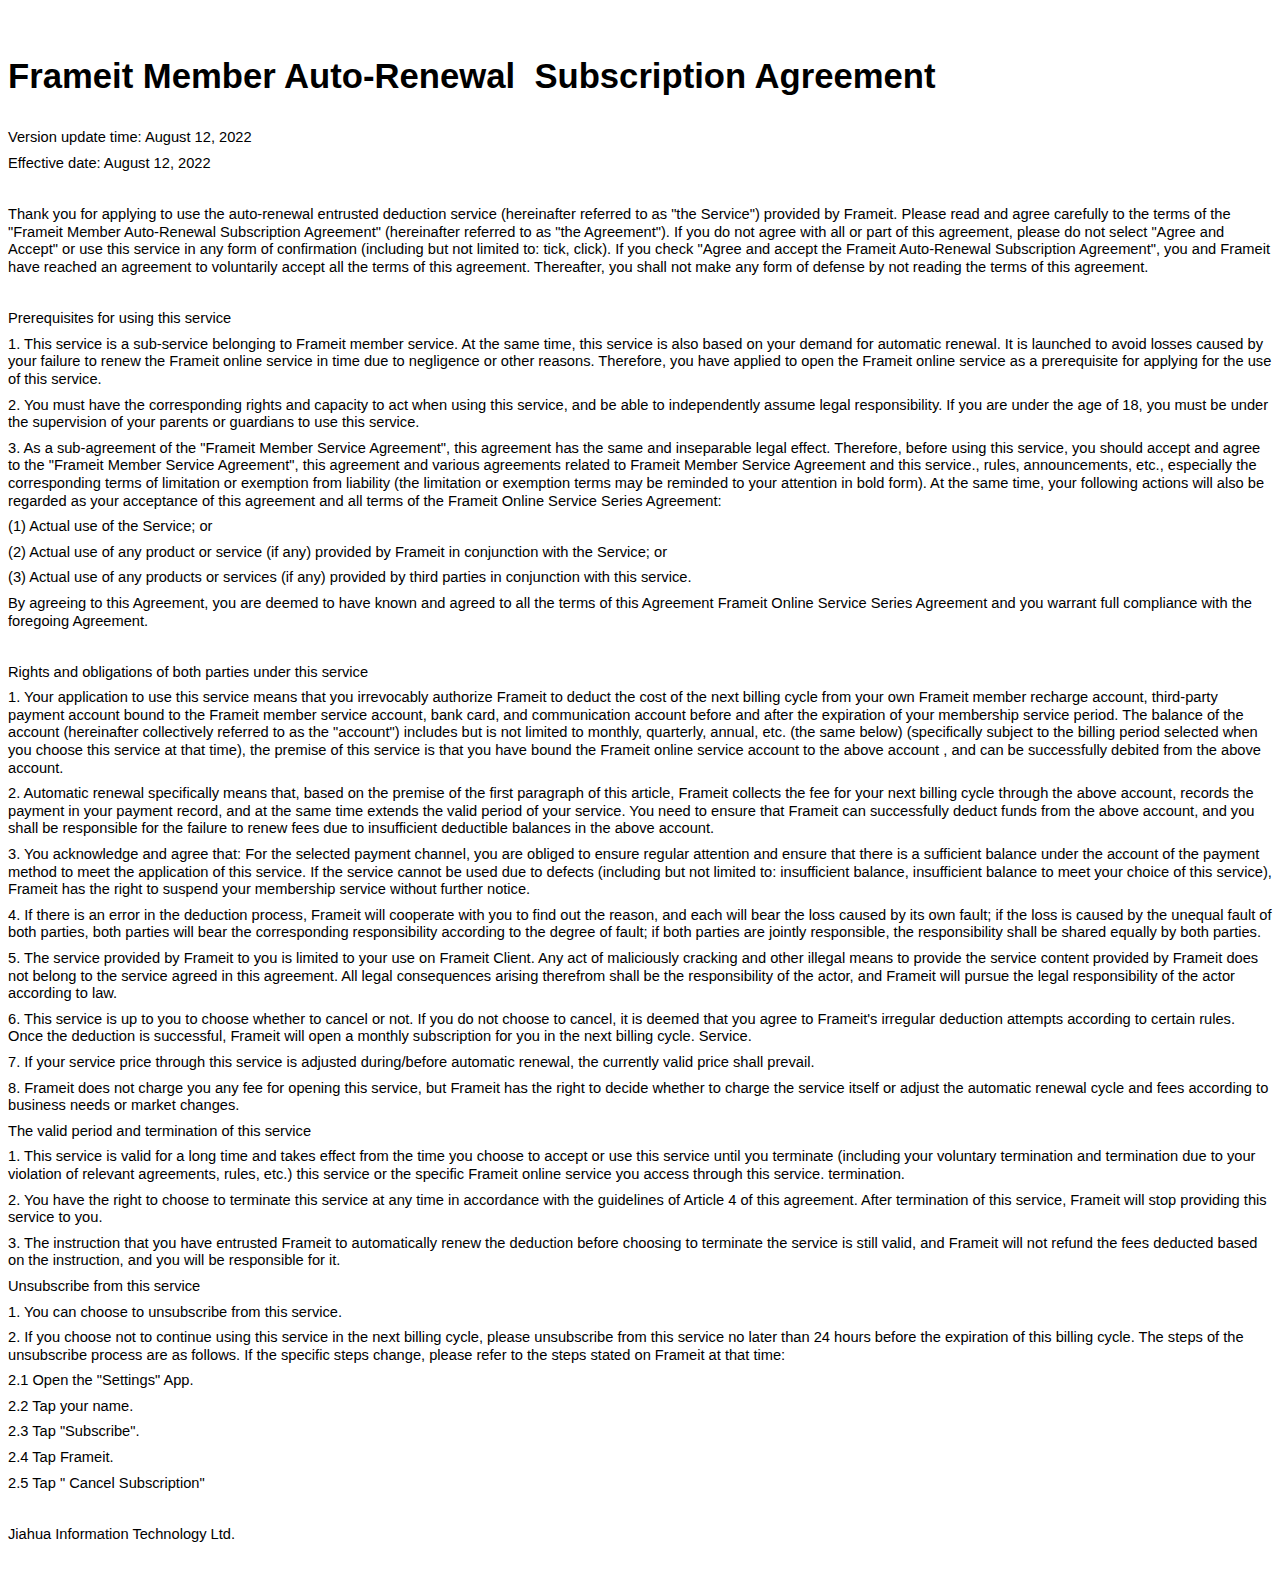
<file: documents/auto-renewal-agreement-en.html>
<!DOCTYPE html>
<html lang="en">

<head>
    <meta charset="UTF-8">
    <meta http-equiv="X-UA-Compatible" content="IE=edge">
    <meta name="viewport" content="width=device-width, initial-scale=1.0">
    <title>Frameit Member Auto-Renewal  Subscription Agreement</title>
    <style type="text/css">
        body {
            line-height: 108%;
            font-family: Calibri;
            font-size: 11pt;
            word-break: break-word;
        }

        p {
            margin: 0pt 0pt 8pt
        }
    </style>
</head>

<body>
    
<div>
    <div style="clear:both;">
        <p style="margin-top:0pt; margin-bottom:8pt;">&nbsp;</p>
    </div>
    <p style="margin-top:24pt; margin-bottom:24pt; line-height:120%; font-size:26pt;"><strong><span style="font-family:Arial;">Frameit Member Auto-Renewal</span></strong><strong><span style="font-family:Arial;">&nbsp;&nbsp;</span></strong><strong><span style="font-family:Arial;">Subscription Agreement</span></strong></p>
    <p style="margin-top:6pt; margin-bottom:6pt; line-height:120%;"><span style="font-family:Arial;">Version update time: August 12, 2022</span></p>
    <p style="margin-top:6pt; margin-bottom:6pt; line-height:120%;"><span style="font-family:Arial;">Effective date: August 12, 2022</span></p>
    <p style="margin-top:6pt; margin-bottom:6pt; line-height:120%;"><span style="font-family:Arial;">&nbsp;</span></p>
    <p style="margin-top:6pt; margin-bottom:6pt; line-height:120%;"><span style="font-family:Arial;">Thank you for applying to use the auto-renewal entrusted deduction service (hereinafter referred to as &quot;the Service&quot;) provided by Frameit. Please read and agree carefully to the terms of the &quot;Frameit Member Auto-Renewal Subscription Agreement&quot; (hereinafter referred to as &quot;the Agreement&quot;). If you do not agree with all or part of this agreement, please do not select &quot;Agree and Accept&quot; or use this service in any form of confirmation (including but not limited to: tick, click). If you check &quot;Agree and accept the Frameit Auto-Renewal Subscription Agreement&quot;, you and Frameit have reached an agreement to voluntarily accept all the terms of this agreement. Thereafter, you shall not make any form of defense by not reading the terms of this agreement.</span></p>
    <p style="margin-top:6pt; margin-bottom:6pt; line-height:120%;"><span style="font-family:Arial;">&nbsp;</span></p>
    <p style="margin-top:6pt; margin-bottom:6pt; line-height:120%;"><span style="font-family:Arial;">Prerequisites for using this service</span></p>
    <p style="margin-top:6pt; margin-bottom:6pt; line-height:120%;"><span style="font-family:Arial;">1. This service is a sub-service belonging to Frameit member service. At the same time, this service is also based on your demand for automatic renewal. It is launched to avoid losses caused by your failure to renew the Frameit online service in time due to negligence or other reasons. Therefore, you have applied to open the Frameit online service as a prerequisite for applying for the use of this service.</span></p>
    <p style="margin-top:6pt; margin-bottom:6pt; line-height:120%;"><span style="font-family:Arial;">2. You must have the corresponding rights and capacity to act when using this service, and be able to independently assume legal responsibility. If you are under the age of 18, you must be under the supervision of your parents or guardians to use this service.</span></p>
    <p style="margin-top:6pt; margin-bottom:6pt; line-height:120%;"><span style="font-family:Arial;">3. As a sub-agreement of the &quot;Frameit Member Service Agreement&quot;, this agreement has the same and inseparable legal effect. Therefore, before using this service, you should accept and agree to the &quot;Frameit Member Service Agreement&quot;, this agreement and various agreements related to Frameit Member Service Agreement and this service., rules, announcements, etc., especially the corresponding terms of limitation or exemption from liability (the limitation or exemption terms may be reminded to your attention in bold form). At the same time, your following actions will also be regarded as your acceptance of this agreement and all terms of the Frameit Online Service Series Agreement:</span></p>
    <p style="margin-top:6pt; margin-bottom:6pt; line-height:120%;"><span style="font-family:Arial;">(1) Actual use of the Service; or</span></p>
    <p style="margin-top:6pt; margin-bottom:6pt; line-height:120%;"><span style="font-family:Arial;">(2) Actual use of any product or service (if any) provided by Frameit in conjunction with the Service; or</span></p>
    <p style="margin-top:6pt; margin-bottom:6pt; line-height:120%;"><span style="font-family:Arial;">(3) Actual use of any products or services (if any) provided by third parties in conjunction with this service.</span></p>
    <p style="margin-top:6pt; margin-bottom:6pt; line-height:120%;"><span style="font-family:Arial;">By agreeing to this Agreement, you are deemed to have known and agreed to all the terms of this Agreement Frameit Online Service Series Agreement and you warrant full compliance with the foregoing Agreement.</span></p>
    <p style="margin-top:6pt; margin-bottom:6pt; line-height:120%;">&nbsp;</p>
    <p style="margin-top:6pt; margin-bottom:6pt; line-height:120%;"><span style="font-family:Arial;">Rights and obligations of both parties under this service</span></p>
    <p style="margin-top:6pt; margin-bottom:6pt; line-height:120%;"><span style="font-family:Arial;">1. Your application to use this service means that you irrevocably authorize Frameit to deduct the cost of the next billing cycle from your own Frameit member recharge account, third-party payment account bound to the Frameit member service account, bank card, and communication account before and after the expiration of your membership service period. The balance of the account (hereinafter collectively referred to as the &quot;account&quot;) includes but is not limited to monthly, quarterly, annual, etc. (the same below) (specifically subject to the billing period selected when you choose this service at that time), the premise of this service is that you have bound the Frameit online service account to the above account , and can be successfully debited from the above account.</span></p>
    <p style="margin-top:6pt; margin-bottom:6pt; line-height:120%;"><span style="font-family:Arial;">2. Automatic renewal specifically means that, based on the premise of the first paragraph of this article, Frameit collects the fee for your next billing cycle through the above account, records the payment in your payment record, and at the same time extends the valid period of your service. You need to ensure that Frameit can successfully deduct funds from the above account, and you shall be responsible for the failure to renew fees due to insufficient deductible balances in the above account.</span></p>
    <p style="margin-top:6pt; margin-bottom:6pt; line-height:120%;"><span style="font-family:Arial;">3. You acknowledge and agree that: For the selected payment channel, you are obliged to ensure regular attention and ensure that there is a sufficient balance under the account of the payment method to meet the application of this service. If the service cannot be used due to defects (including but not limited to: insufficient balance, insufficient balance to meet your choice of this service), Frameit has the right to suspend your membership service without further notice.</span></p>
    <p style="margin-top:6pt; margin-bottom:6pt; line-height:120%;"><span style="font-family:Arial;">4. If there is an error in the deduction process, Frameit will cooperate with you to find out the reason, and each will bear the loss caused by its own fault; if the loss is caused by the unequal fault of both parties, both parties will bear the corresponding responsibility according to the degree of fault; if both parties are jointly responsible, the responsibility shall be shared equally by both parties.</span></p>
    <p style="margin-top:6pt; margin-bottom:6pt; line-height:120%;"><span style="font-family:Arial;">5. The service provided by Frameit to you is limited to your use on Frameit Client. Any act of maliciously cracking and other illegal means to provide the service content provided by Frameit does not belong to the service agreed in this agreement. All legal consequences arising therefrom shall be the responsibility of the actor, and Frameit will pursue the legal responsibility of the actor according to law.</span></p>
    <p style="margin-top:6pt; margin-bottom:6pt; line-height:120%;"><span style="font-family:Arial;">6. This service is up to you to choose whether to cancel or not. If you do not choose to cancel, it is deemed that you agree to Frameit&apos;s irregular deduction attempts according to certain rules. Once the deduction is successful, Frameit will open a monthly subscription for you in the next billing cycle. Service.</span></p>
    <p style="margin-top:6pt; margin-bottom:6pt; line-height:120%;"><span style="font-family:Arial;">7. If your service price through this service is adjusted during/before automatic renewal, the currently valid price shall prevail.</span></p>
    <p style="margin-top:6pt; margin-bottom:6pt; line-height:120%;"><span style="font-family:Arial;">8. Frameit does not charge you any fee for opening this service, but Frameit has the right to decide whether to charge the service itself or adjust the automatic renewal cycle and fees according to business needs or market changes.</span></p>
    <p style="margin-top:6pt; margin-bottom:6pt; line-height:120%;"><span style="font-family:Arial;">The valid period and termination of this service</span></p>
    <p style="margin-top:6pt; margin-bottom:6pt; line-height:120%;"><span style="font-family:Arial;">1. This service is valid for a long time and takes effect from the time you choose to accept or use this service until you terminate (including your voluntary termination and termination due to your violation of relevant agreements, rules, etc.) this service or the specific Frameit online service you access through this service. termination.</span></p>
    <p style="margin-top:6pt; margin-bottom:6pt; line-height:120%;"><span style="font-family:Arial;">2. You have the right to choose to terminate this service at any time in accordance with the guidelines of Article 4 of this agreement. After termination of this service, Frameit will stop providing this service to you.</span></p>
    <p style="margin-top:6pt; margin-bottom:6pt; line-height:120%;"><span style="font-family:Arial;">3. The instruction that you have entrusted Frameit to automatically renew the deduction before choosing to terminate the service is still valid, and Frameit will not refund the fees deducted based on the instruction, and you will be responsible for it.</span></p>
    <p style="margin-top:6pt; margin-bottom:6pt; line-height:120%;"><span style="font-family:Arial;">Unsubscribe from this service</span></p>
    <p style="margin-top:6pt; margin-bottom:6pt; line-height:120%;"><span style="font-family:Arial;">1. You can choose to unsubscribe from this service.</span></p>
    <p style="margin-top:6pt; margin-bottom:6pt; line-height:120%;"><span style="font-family:Arial;">2. If you choose not to continue using this service in the next billing cycle, please unsubscribe from this service no later than 24 hours before the expiration of this billing cycle. The steps of the unsubscribe process are as follows. If the specific steps change, please refer to the steps stated on Frameit at that time:</span></p>
    <p style="margin-top:6pt; margin-bottom:6pt; line-height:120%;"><span style="font-family:Arial;">2.1 Open the &quot;Settings&quot; App.</span></p>
    <p style="margin-top:6pt; margin-bottom:6pt; line-height:120%;"><span style="font-family:Arial;">2.2 Tap your name.</span></p>
    <p style="margin-top:6pt; margin-bottom:6pt; line-height:120%;"><span style="font-family:Arial;">2.3 Tap &quot;Subscribe&quot;.</span></p>
    <p style="margin-top:6pt; margin-bottom:6pt; line-height:120%;"><span style="font-family:Arial;">2.4 Tap Frameit.</span></p>
    <p style="margin-top:6pt; margin-bottom:6pt; line-height:120%;"><span style="font-family:Arial;">2.5 Tap &quot; Cancel Subscription&quot;</span></p>
    <p style="margin-top:6pt; margin-bottom:6pt; line-height:120%;"><span style="font-family:Arial;">&nbsp;</span></p>
    <p style="margin-top:6pt; margin-bottom:6pt; line-height:120%;"><span style="font-family:Arial;">Jiahua Information Technology Ltd.</span></p>
    <div style="clear:both;">
        <p style="margin-top:0pt; margin-bottom:8pt;">&nbsp;</p>
    </div>
</div>

</body>
</html>
</file>
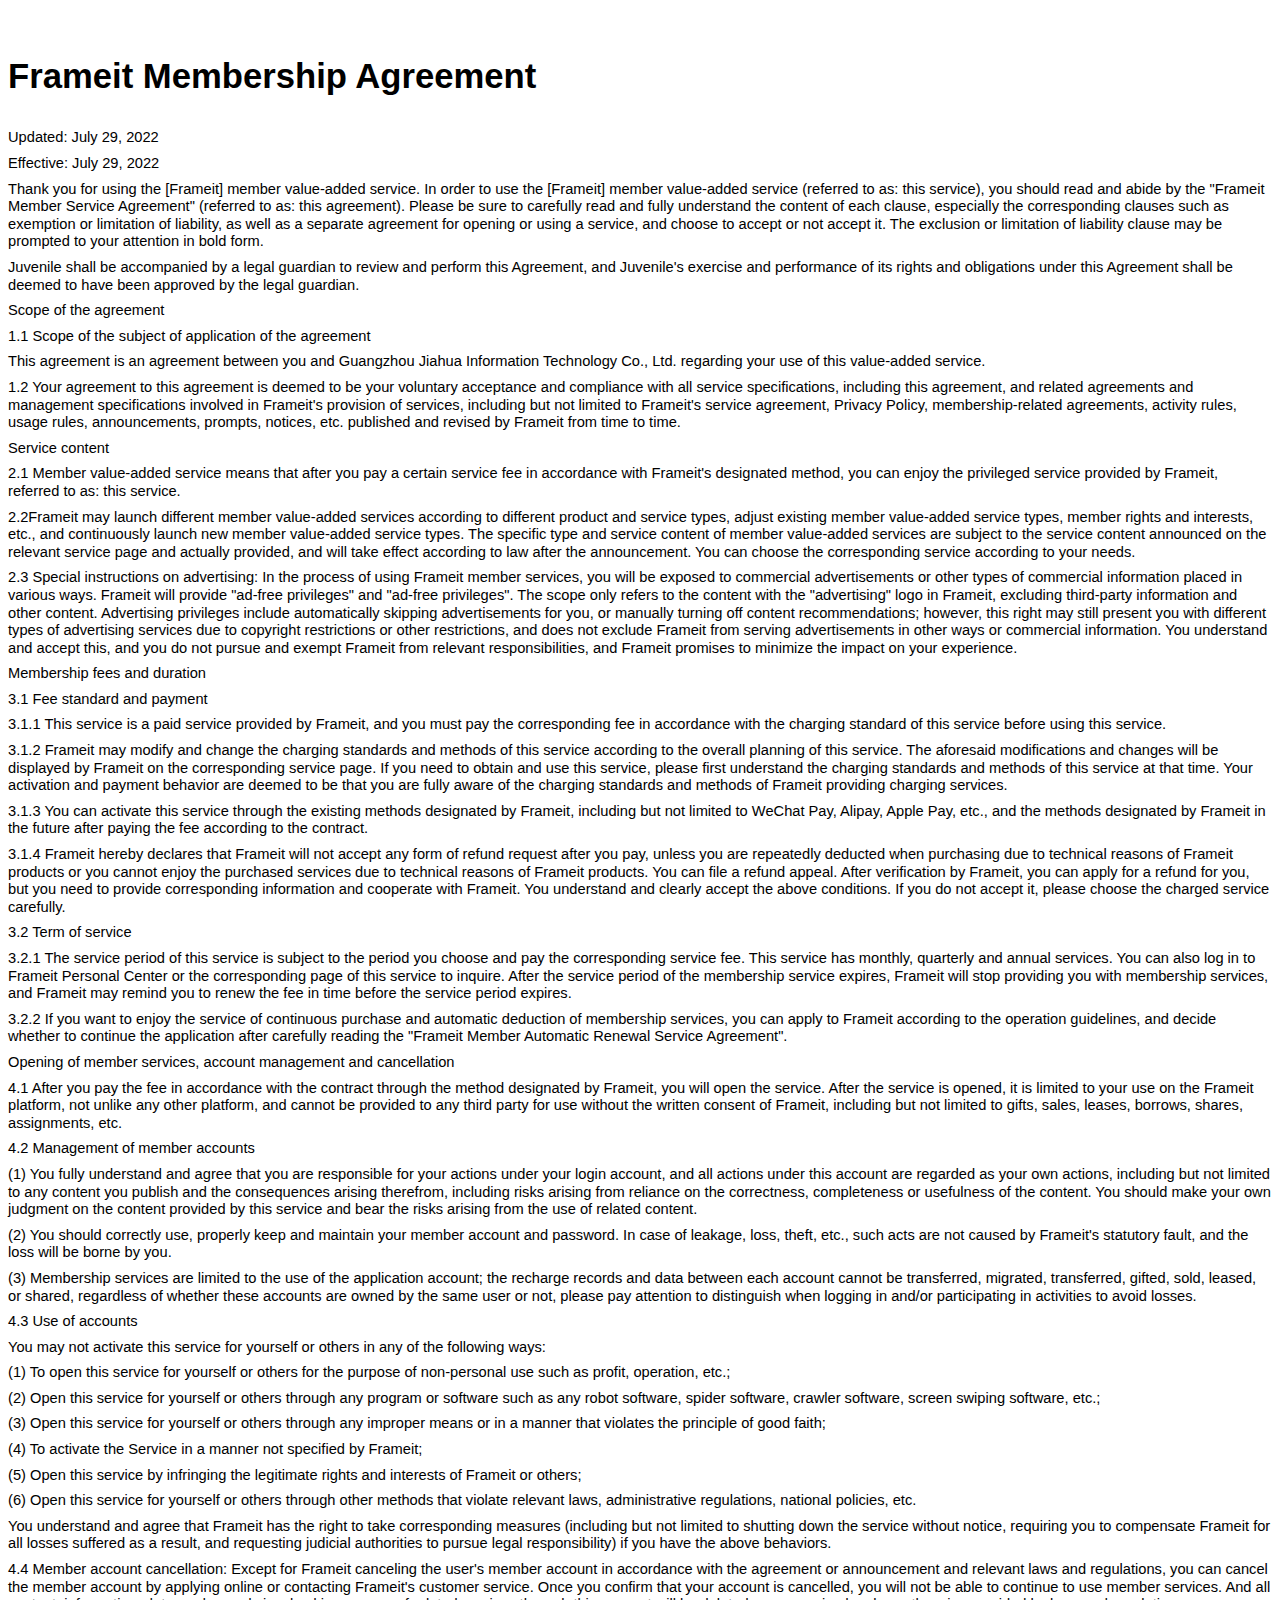
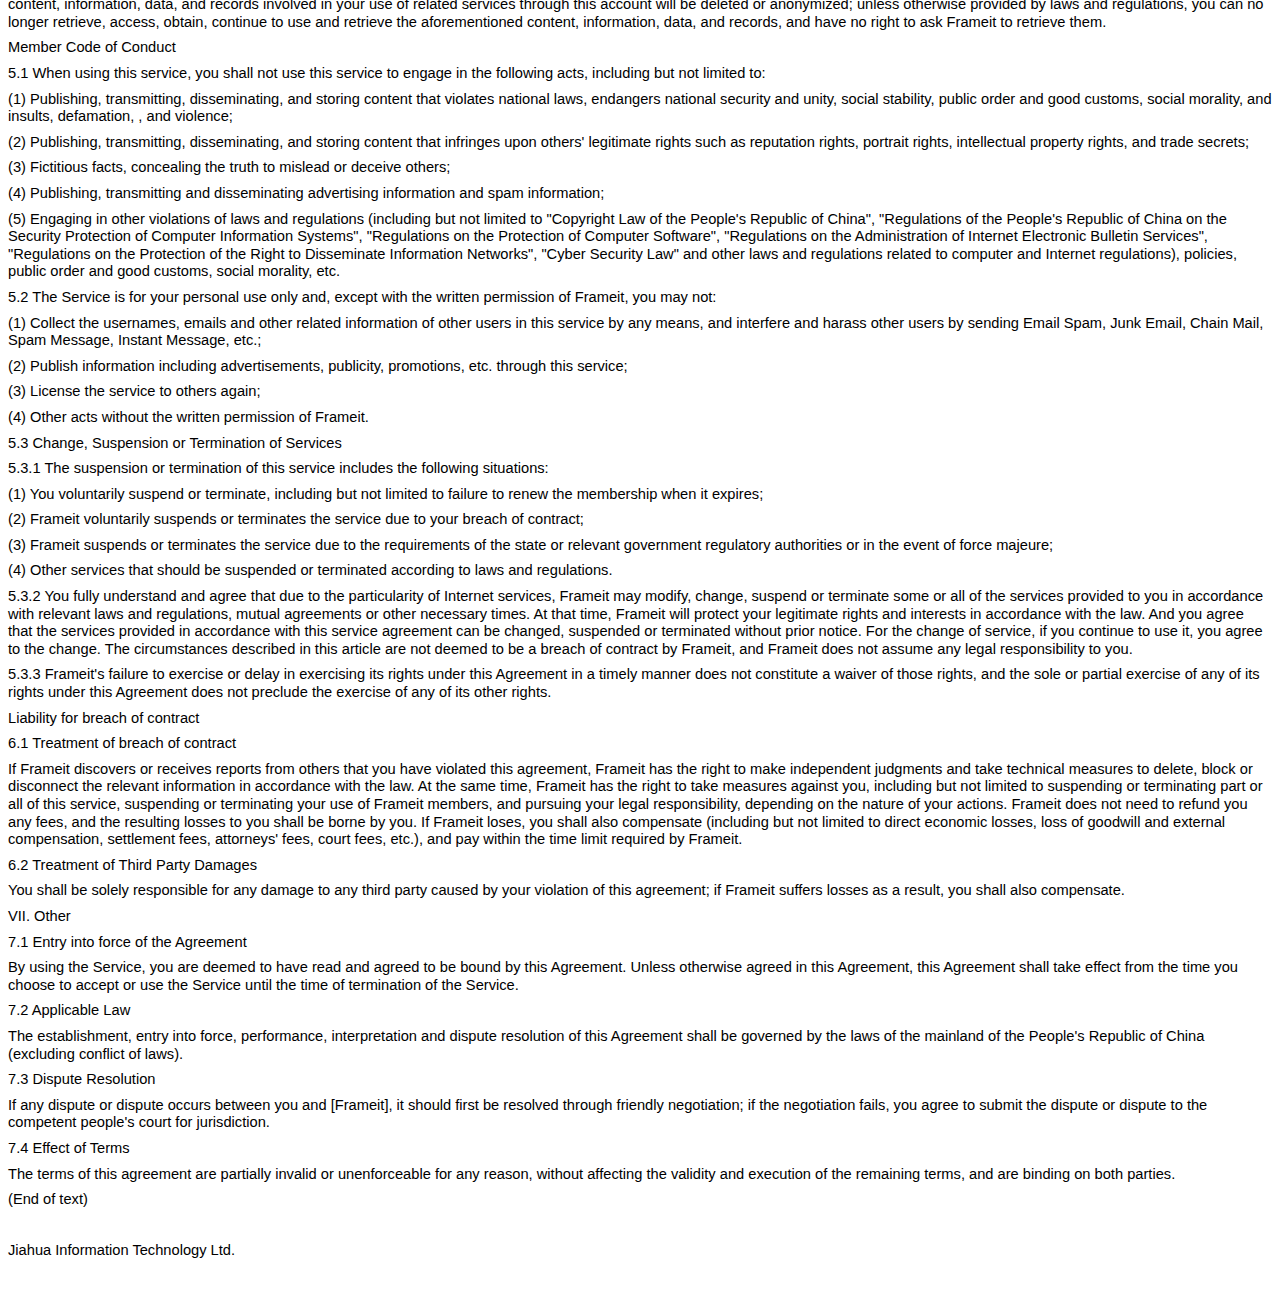
<file: documents/membership-agreement-en.html>
<!DOCTYPE html>
<html lang="en">

<head>
    <meta charset="UTF-8">
    <meta http-equiv="X-UA-Compatible" content="IE=edge">
    <meta name="viewport" content="width=device-width, initial-scale=1.0">
    <title>Frameit Membership Agreement</title>
    <style type="text/css">
        body {
            line-height: 108%;
            font-family: Calibri;
            font-size: 11pt;
            word-break: break-word;
        }

        p {
            margin: 0pt 0pt 8pt
        }
    </style>
</head>

<body>
    
<div>
    <div style="clear:both;">
        <p style="margin-top:0pt; margin-bottom:8pt;">&nbsp;</p>
    </div>
    <p style="margin-top:24pt; margin-bottom:24pt; line-height:120%; font-size:26pt;"><strong><span style="font-family:Arial;">Frameit Membership Agreement</span></strong></p>
    <p style="margin-top:6pt; margin-bottom:6pt; line-height:120%;"><span style="font-family:Arial;">Updated: July 29, 2022</span></p>
    <p style="margin-top:6pt; margin-bottom:6pt; line-height:120%;"><span style="font-family:Arial;">Effective: July 29, 2022</span></p>
    <p style="margin-top:6pt; margin-bottom:6pt; line-height:120%;"><span style="font-family:Arial;">Thank you for using the [Frameit] member value-added service. In order to use the [Frameit] member value-added service (referred to as: this service), you should read and abide by the &quot;Frameit Member Service Agreement&quot; (referred to as: this agreement). Please be sure to carefully read and fully understand the content of each clause, especially the corresponding clauses such as exemption or limitation of liability, as well as a separate agreement for opening or using a service, and choose to accept or not accept it. The exclusion or limitation of liability clause may be prompted to your attention in bold form.</span></p>
    <p style="margin-top:6pt; margin-bottom:6pt; line-height:120%;"><span style="font-family:Arial;">Juvenile shall be accompanied by a legal guardian to review and perform this Agreement, and Juvenile&apos;s exercise and performance of its rights and obligations under this Agreement shall be deemed to have been approved by the legal guardian.</span></p>
    <p style="margin-top:6pt; margin-bottom:6pt; line-height:120%;"><span style="font-family:Arial;">Scope of the agreement</span></p>
    <p style="margin-top:6pt; margin-bottom:6pt; line-height:120%;"><span style="font-family:Arial;">1.1 Scope of the subject of application of the agreement</span></p>
    <p style="margin-top:6pt; margin-bottom:6pt; line-height:120%;"><span style="font-family:Arial;">This agreement is an agreement between you and Guangzhou Jiahua Information Technology Co., Ltd. regarding your use of this value-added service.</span></p>
    <p style="margin-top:6pt; margin-bottom:6pt; line-height:120%;"><span style="font-family:Arial;">1.2 Your agreement to this agreement is deemed to be your voluntary acceptance and compliance with all service specifications, including this agreement, and related agreements and management specifications involved in Frameit&apos;s provision of services, including but not limited to Frameit&apos;s service agreement, Privacy Policy, membership-related agreements, activity rules, usage rules, announcements, prompts, notices, etc. published and revised by Frameit from time to time.</span></p>
    <p style="margin-top:6pt; margin-bottom:6pt; line-height:120%;"><span style="font-family:Arial;">Service content</span></p>
    <p style="margin-top:6pt; margin-bottom:6pt; line-height:120%;"><span style="font-family:Arial;">2.1 Member value-added service means that after you pay a certain service fee in accordance with Frameit&apos;s designated method, you can enjoy the privileged service provided by Frameit, referred to as: this service.</span></p>
    <p style="margin-top:6pt; margin-bottom:6pt; line-height:120%;"><span style="font-family:Arial;">2.2Frameit may launch different member value-added services according to different product and service types, adjust existing member value-added service types, member rights and interests, etc., and continuously launch new member value-added service types. The specific type and service content of member value-added services are subject to the service content announced on the relevant service page and actually provided, and will take effect according to law after the announcement. You can choose the corresponding service according to your needs.</span></p>
    <p style="margin-top:6pt; margin-bottom:6pt; line-height:120%;"><span style="font-family:Arial;">2.3 Special instructions on advertising: In the process of using Frameit member services, you will be exposed to commercial advertisements or other types of commercial information placed in various ways. Frameit will provide &quot;ad-free privileges&quot; and &quot;ad-free privileges&quot;. The scope only refers to the content with the &quot;advertising&quot; logo in Frameit, excluding third-party information and other content. Advertising privileges include automatically skipping advertisements for you, or manually turning off content recommendations; however, this right may still present you with different types of advertising services due to copyright restrictions or other restrictions, and does not exclude Frameit from serving advertisements in other ways or commercial information. You understand and accept this, and you do not pursue and exempt Frameit from relevant responsibilities, and Frameit promises to minimize the impact on your experience.</span></p>
    <p style="margin-top:6pt; margin-bottom:6pt; line-height:120%;"><span style="font-family:Arial;">Membership fees and duration</span></p>
    <p style="margin-top:6pt; margin-bottom:6pt; line-height:120%;"><span style="font-family:Arial;">3.1 Fee standard and payment</span></p>
    <p style="margin-top:6pt; margin-bottom:6pt; line-height:120%;"><span style="font-family:Arial;">3.1.1 This service is a paid service provided by Frameit, and you must pay the corresponding fee in accordance with the charging standard of this service before using this service.</span></p>
    <p style="margin-top:6pt; margin-bottom:6pt; line-height:120%;"><span style="font-family:Arial;">3.1.2 Frameit may modify and change the charging standards and methods of this service according to the overall planning of this service. The aforesaid modifications and changes will be displayed by Frameit on the corresponding service page. If you need to obtain and use this service, please first understand the charging standards and methods of this service at that time. Your activation and payment behavior are deemed to be that you are fully aware of the charging standards and methods of Frameit providing charging services.</span></p>
    <p style="margin-top:6pt; margin-bottom:6pt; line-height:120%;"><span style="font-family:Arial;">3.1.3 You can activate this service through the existing methods designated by Frameit, including but not limited to WeChat Pay, Alipay, Apple Pay, etc., and the methods designated by Frameit in the future after paying the fee according to the contract.</span></p>
    <p style="margin-top:6pt; margin-bottom:6pt; line-height:120%;"><span style="font-family:Arial;">3.1.4 Frameit hereby declares that Frameit will not accept any form of refund request after you pay, unless you are repeatedly deducted when purchasing due to technical reasons of Frameit products or you cannot enjoy the purchased services due to technical reasons of Frameit products. You can file a refund appeal. After verification by Frameit, you can apply for a refund for you, but you need to provide corresponding information and cooperate with Frameit. You understand and clearly accept the above conditions. If you do not accept it, please choose the charged service carefully.</span></p>
    <p style="margin-top:6pt; margin-bottom:6pt; line-height:120%;"><span style="font-family:Arial;">3.2 Term of service</span></p>
    <p style="margin-top:6pt; margin-bottom:6pt; line-height:120%;"><span style="font-family:Arial;">3.2.1 The service period of this service is subject to the period you choose and pay the corresponding service fee. This service has monthly, quarterly and annual services. You can also log in to Frameit Personal Center or the corresponding page of this service to inquire. After the service period of the membership service expires, Frameit will stop providing you with membership services, and Frameit may remind you to renew the fee in time before the service period expires.</span></p>
    <p style="margin-top:6pt; margin-bottom:6pt; line-height:120%;"><span style="font-family:Arial;">3.2.2 If you want to enjoy the service of continuous purchase and automatic deduction of membership services, you can apply to Frameit according to the operation guidelines, and decide whether to continue the application after carefully reading the &quot;Frameit Member Automatic Renewal Service Agreement&quot;.</span></p>
    <p style="margin-top:6pt; margin-bottom:6pt; line-height:120%;"><span style="font-family:Arial;">Opening of member services, account management and cancellation</span></p>
    <p style="margin-top:6pt; margin-bottom:6pt; line-height:120%;"><span style="font-family:Arial;">4.1 After you pay the fee in accordance with the contract through the method designated by Frameit, you will open the service. After the service is opened, it is limited to your use on the Frameit platform, not unlike any other platform, and cannot be provided to any third party for use without the written consent of Frameit, including but not limited to gifts, sales, leases, borrows, shares, assignments, etc.</span></p>
    <p style="margin-top:6pt; margin-bottom:6pt; line-height:120%;"><span style="font-family:Arial;">4.2 Management of member accounts</span></p>
    <p style="margin-top:6pt; margin-bottom:6pt; line-height:120%;"><span style="font-family:Arial;">(1) You fully understand and agree that you are responsible for your actions under your login account, and all actions under this account are regarded as your own actions, including but not limited to any content you publish and the consequences arising therefrom, including risks arising from reliance on the correctness, completeness or usefulness of the content. You should make your own judgment on the content provided by this service and bear the risks arising from the use of related content.</span></p>
    <p style="margin-top:6pt; margin-bottom:6pt; line-height:120%;"><span style="font-family:Arial;">(2) You should correctly use, properly keep and maintain your member account and password. In case of leakage, loss, theft, etc., such acts are not caused by Frameit&apos;s statutory fault, and the loss will be borne by you.</span></p>
    <p style="margin-top:6pt; margin-bottom:6pt; line-height:120%;"><span style="font-family:Arial;">(3) Membership services are limited to the use of the application account; the recharge records and data between each account cannot be transferred, migrated, transferred, gifted, sold, leased, or shared, regardless of whether these accounts are owned by the same user or not, please pay attention to distinguish when logging in and/or participating in activities to avoid losses.</span></p>
    <p style="margin-top:6pt; margin-bottom:6pt; line-height:120%;"><span style="font-family:Arial;">4.3 Use of accounts</span></p>
    <p style="margin-top:6pt; margin-bottom:6pt; line-height:120%;"><span style="font-family:Arial;">You may not activate this service for yourself or others in any of the following ways:</span></p>
    <p style="margin-top:6pt; margin-bottom:6pt; line-height:120%;"><span style="font-family:Arial;">(1) To open this service for yourself or others for the purpose of non-personal use such as profit, operation, etc.;</span></p>
    <p style="margin-top:6pt; margin-bottom:6pt; line-height:120%;"><span style="font-family:Arial;">(2) Open this service for yourself or others through any program or software such as any robot software, spider software, crawler software, screen swiping software, etc.;</span></p>
    <p style="margin-top:6pt; margin-bottom:6pt; line-height:120%;"><span style="font-family:Arial;">(3) Open this service for yourself or others through any improper means or in a manner that violates the principle of good faith;</span></p>
    <p style="margin-top:6pt; margin-bottom:6pt; line-height:120%;"><span style="font-family:Arial;">(4) To activate the Service in a manner not specified by Frameit;</span></p>
    <p style="margin-top:6pt; margin-bottom:6pt; line-height:120%;"><span style="font-family:Arial;">(5) Open this service by infringing the legitimate rights and interests of Frameit or others;</span></p>
    <p style="margin-top:6pt; margin-bottom:6pt; line-height:120%;"><span style="font-family:Arial;">(6) Open this service for yourself or others through other methods that violate relevant laws, administrative regulations, national policies, etc.</span></p>
    <p style="margin-top:6pt; margin-bottom:6pt; line-height:120%;"><span style="font-family:Arial;">You understand and agree that Frameit has the right to take corresponding measures (including but not limited to shutting down the service without notice, requiring you to compensate Frameit for all losses suffered as a result, and requesting judicial authorities to pursue legal responsibility) if you have the above behaviors.</span></p>
    <p style="margin-top:6pt; margin-bottom:6pt; line-height:120%;"><span style="font-family:Arial;">4.4 Member account cancellation: Except for Frameit canceling the user&apos;s member account in accordance with the agreement or announcement and relevant laws and regulations, you can cancel the member account by applying online or contacting Frameit&apos;s customer service. Once you confirm that your account is cancelled, you will not be able to continue to use member services. And all content, information, data, and records involved in your use of related services through this account will be deleted or anonymized; unless otherwise provided by laws and regulations, you can no longer retrieve, access, obtain, continue to use and retrieve the aforementioned content, information, data, and records, and have no right to ask Frameit to retrieve them.</span></p>
    <p style="margin-top:6pt; margin-bottom:6pt; line-height:120%;"><span style="font-family:Arial;">Member Code of Conduct</span></p>
    <p style="margin-top:6pt; margin-bottom:6pt; line-height:120%;"><span style="font-family:Arial;">5.1 When using this service, you shall not use this service to engage in the following acts, including but not limited to:</span></p>
    <p style="margin-top:6pt; margin-bottom:6pt; line-height:120%;"><span style="font-family:Arial;">(1) Publishing, transmitting, disseminating, and storing content that violates national laws, endangers national security and unity, social stability, public order and good customs, social morality, and insults, defamation, , and violence;</span></p>
    <p style="margin-top:6pt; margin-bottom:6pt; line-height:120%;"><span style="font-family:Arial;">(2) Publishing, transmitting, disseminating, and storing content that infringes upon others&apos; legitimate rights such as reputation rights, portrait rights, intellectual property rights, and trade secrets;</span></p>
    <p style="margin-top:6pt; margin-bottom:6pt; line-height:120%;"><span style="font-family:Arial;">(3) Fictitious facts, concealing the truth to mislead or deceive others;</span></p>
    <p style="margin-top:6pt; margin-bottom:6pt; line-height:120%;"><span style="font-family:Arial;">(4) Publishing, transmitting and disseminating advertising information and spam information;</span></p>
    <p style="margin-top:6pt; margin-bottom:6pt; line-height:120%;"><span style="font-family:Arial;">(5) Engaging in other violations of laws and regulations (including but not limited to &quot;Copyright Law of the People&apos;s Republic of China&quot;, &quot;Regulations of the People&apos;s Republic of China on the Security Protection of Computer Information Systems&quot;, &quot;Regulations on the Protection of Computer Software&quot;, &quot;Regulations on the Administration of Internet Electronic Bulletin Services&quot;, &quot;Regulations on the Protection of the Right to Disseminate Information Networks&quot;, &quot;Cyber Security Law&quot; and other laws and regulations related to computer and Internet regulations), policies, public order and good customs, social morality, etc.</span></p>
    <p style="margin-top:6pt; margin-bottom:6pt; line-height:120%;"><span style="font-family:Arial;">5.2 The Service is for your personal use only and, except with the written permission of Frameit, you may not:</span></p>
    <p style="margin-top:6pt; margin-bottom:6pt; line-height:120%;"><span style="font-family:Arial;">(1) Collect the usernames, emails and other related information of other users in this service by any means, and interfere and harass other users by sending Email Spam, Junk Email, Chain Mail, Spam Message, Instant Message, etc.;</span></p>
    <p style="margin-top:6pt; margin-bottom:6pt; line-height:120%;"><span style="font-family:Arial;">(2) Publish information including advertisements, publicity, promotions, etc. through this service;</span></p>
    <p style="margin-top:6pt; margin-bottom:6pt; line-height:120%;"><span style="font-family:Arial;">(3) License the service to others again;</span></p>
    <p style="margin-top:6pt; margin-bottom:6pt; line-height:120%;"><span style="font-family:Arial;">(4) Other acts without the written permission of Frameit.</span></p>
    <p style="margin-top:6pt; margin-bottom:6pt; line-height:120%;"><span style="font-family:Arial;">5.3 Change, Suspension or Termination of Services</span></p>
    <p style="margin-top:6pt; margin-bottom:6pt; line-height:120%;"><span style="font-family:Arial;">5.3.1 The suspension or termination of this service includes the following situations:</span></p>
    <p style="margin-top:6pt; margin-bottom:6pt; line-height:120%;"><span style="font-family:Arial;">(1) You voluntarily suspend or terminate, including but not limited to failure to renew the membership when it expires;</span></p>
    <p style="margin-top:6pt; margin-bottom:6pt; line-height:120%;"><span style="font-family:Arial;">(2) Frameit voluntarily suspends or terminates the service due to your breach of contract;</span></p>
    <p style="margin-top:6pt; margin-bottom:6pt; line-height:120%;"><span style="font-family:Arial;">(3) Frameit suspends or terminates the service due to the requirements of the state or relevant government regulatory authorities or in the event of force majeure;</span></p>
    <p style="margin-top:6pt; margin-bottom:6pt; line-height:120%;"><span style="font-family:Arial;">(4) Other services that should be suspended or terminated according to laws and regulations.</span></p>
    <p style="margin-top:6pt; margin-bottom:6pt; line-height:120%;"><span style="font-family:Arial;">5.3.2 You fully understand and agree that due to the particularity of Internet services, Frameit may modify, change, suspend or terminate some or all of the services provided to you in accordance with relevant laws and regulations, mutual agreements or other necessary times. At that time, Frameit will protect your legitimate rights and interests in accordance with the law. And you agree that the services provided in accordance with this service agreement can be changed, suspended or terminated without prior notice. For the change of service, if you continue to use it, you agree to the change. The circumstances described in this article are not deemed to be a breach of contract by Frameit, and Frameit does not assume any legal responsibility to you.</span></p>
    <p style="margin-top:6pt; margin-bottom:6pt; line-height:120%;"><span style="font-family:Arial;">5.3.3 Frameit&apos;s failure to exercise or delay in exercising its rights under this Agreement in a timely manner does not constitute a waiver of those rights, and the sole or partial exercise of any of its rights under this Agreement does not preclude the exercise of any of its other rights.</span></p>
    <p style="margin-top:6pt; margin-bottom:6pt; line-height:120%;"><span style="font-family:Arial;">Liability for breach of contract</span></p>
    <p style="margin-top:6pt; margin-bottom:6pt; line-height:120%;"><span style="font-family:Arial;">6.1 Treatment of breach of contract</span></p>
    <p style="margin-top:6pt; margin-bottom:6pt; line-height:120%;"><span style="font-family:Arial;">If Frameit discovers or receives reports from others that you have violated this agreement, Frameit has the right to make independent judgments and take technical measures to delete, block or disconnect the relevant information in accordance with the law. At the same time, Frameit has the right to take measures against you, including but not limited to suspending or terminating part or all of this service, suspending or terminating your use of Frameit members, and pursuing your legal responsibility, depending on the nature of your actions. Frameit does not need to refund you any fees, and the resulting losses to you shall be borne by you. If Frameit loses, you shall also compensate (including but not limited to direct economic losses, loss of goodwill and external compensation, settlement fees, attorneys&apos; fees, court fees, etc.), and pay within the time limit required by Frameit.</span></p>
    <p style="margin-top:6pt; margin-bottom:6pt; line-height:120%;"><span style="font-family:Arial;">6.2 Treatment of Third Party Damages</span></p>
    <p style="margin-top:6pt; margin-bottom:6pt; line-height:120%;"><span style="font-family:Arial;">You shall be solely responsible for any damage to any third party caused by your violation of this agreement; if Frameit suffers losses as a result, you shall also compensate.</span></p>
    <p style="margin-top:6pt; margin-bottom:6pt; line-height:120%;"><span style="font-family:Arial;">VII. Other</span></p>
    <p style="margin-top:6pt; margin-bottom:6pt; line-height:120%;"><span style="font-family:Arial;">7.1 Entry into force of the Agreement</span></p>
    <p style="margin-top:6pt; margin-bottom:6pt; line-height:120%;"><span style="font-family:Arial;">By using the Service, you are deemed to have read and agreed to be bound by this Agreement. Unless otherwise agreed in this Agreement, this Agreement shall take effect from the time you choose to accept or use the Service until the time of termination of the Service.</span></p>
    <p style="margin-top:6pt; margin-bottom:6pt; line-height:120%;"><span style="font-family:Arial;">7.2 Applicable Law</span></p>
    <p style="margin-top:6pt; margin-bottom:6pt; line-height:120%;"><span style="font-family:Arial;">The establishment, entry into force, performance, interpretation and dispute resolution of this Agreement shall be governed by the laws of the mainland of the People&apos;s Republic of China (excluding conflict of laws).</span></p>
    <p style="margin-top:6pt; margin-bottom:6pt; line-height:120%;"><span style="font-family:Arial;">7.3 Dispute Resolution</span></p>
    <p style="margin-top:6pt; margin-bottom:6pt; line-height:120%;"><span style="font-family:Arial;">If any dispute or dispute occurs between you and [Frameit], it should first be resolved through friendly negotiation; if the negotiation fails, you agree to submit the dispute or dispute to the competent people&apos;s court for jurisdiction.</span></p>
    <p style="margin-top:6pt; margin-bottom:6pt; line-height:120%;"><span style="font-family:Arial;">7.4 Effect of Terms</span></p>
    <p style="margin-top:6pt; margin-bottom:6pt; line-height:120%;"><span style="font-family:Arial;">The terms of this agreement are partially invalid or unenforceable for any reason, without affecting the validity and execution of the remaining terms, and are binding on both parties.</span></p>
    <p style="margin-top:6pt; margin-bottom:6pt; line-height:120%;"><span style="font-family:Arial;">(End of text)</span></p>
    <p style="margin-top:6pt; margin-bottom:6pt; line-height:120%;">&nbsp;</p>
    <p style="margin-top:6pt; margin-bottom:6pt; line-height:120%;"><span style="font-family:Arial;">Jiahua Information Technology Ltd.</span></p>
    <div style="clear:both;">
        <p style="margin-top:0pt; margin-bottom:8pt;">&nbsp;</p>
    </div>
</div>

</body>
</html>
</file>
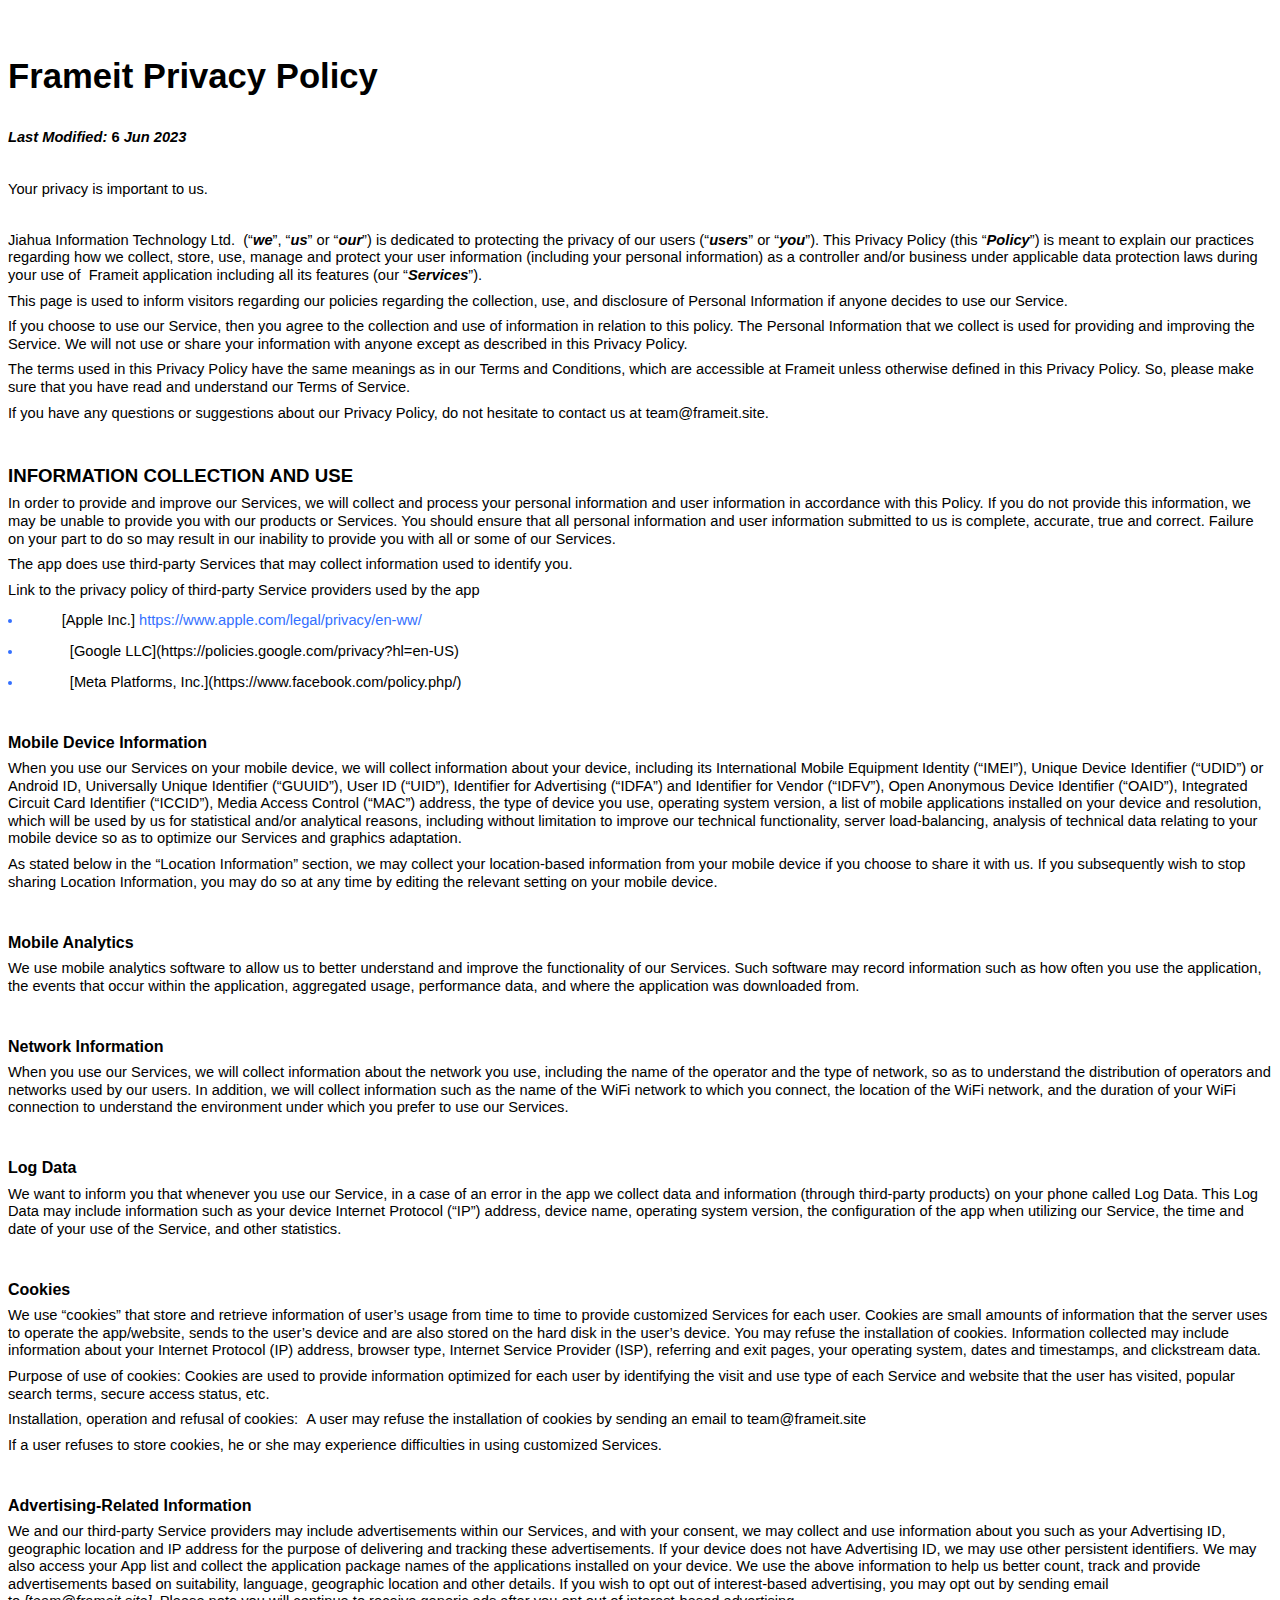
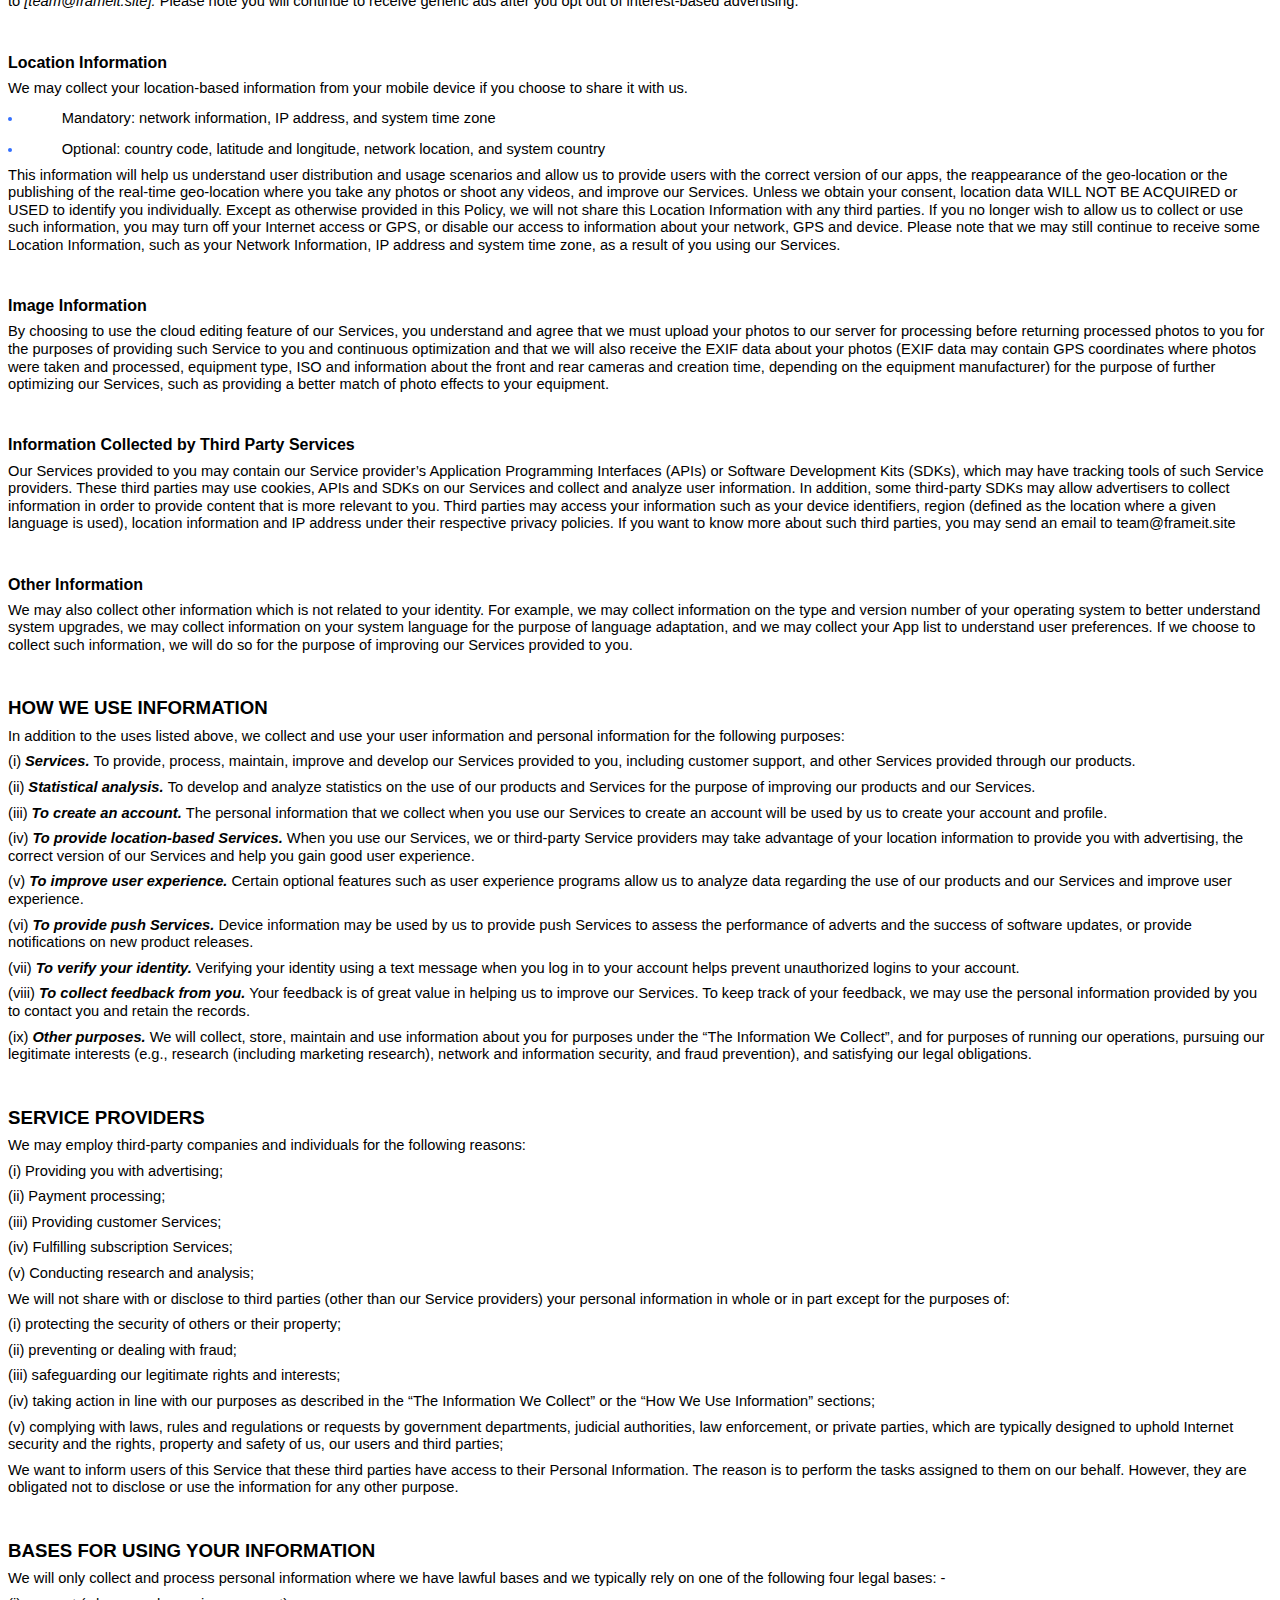
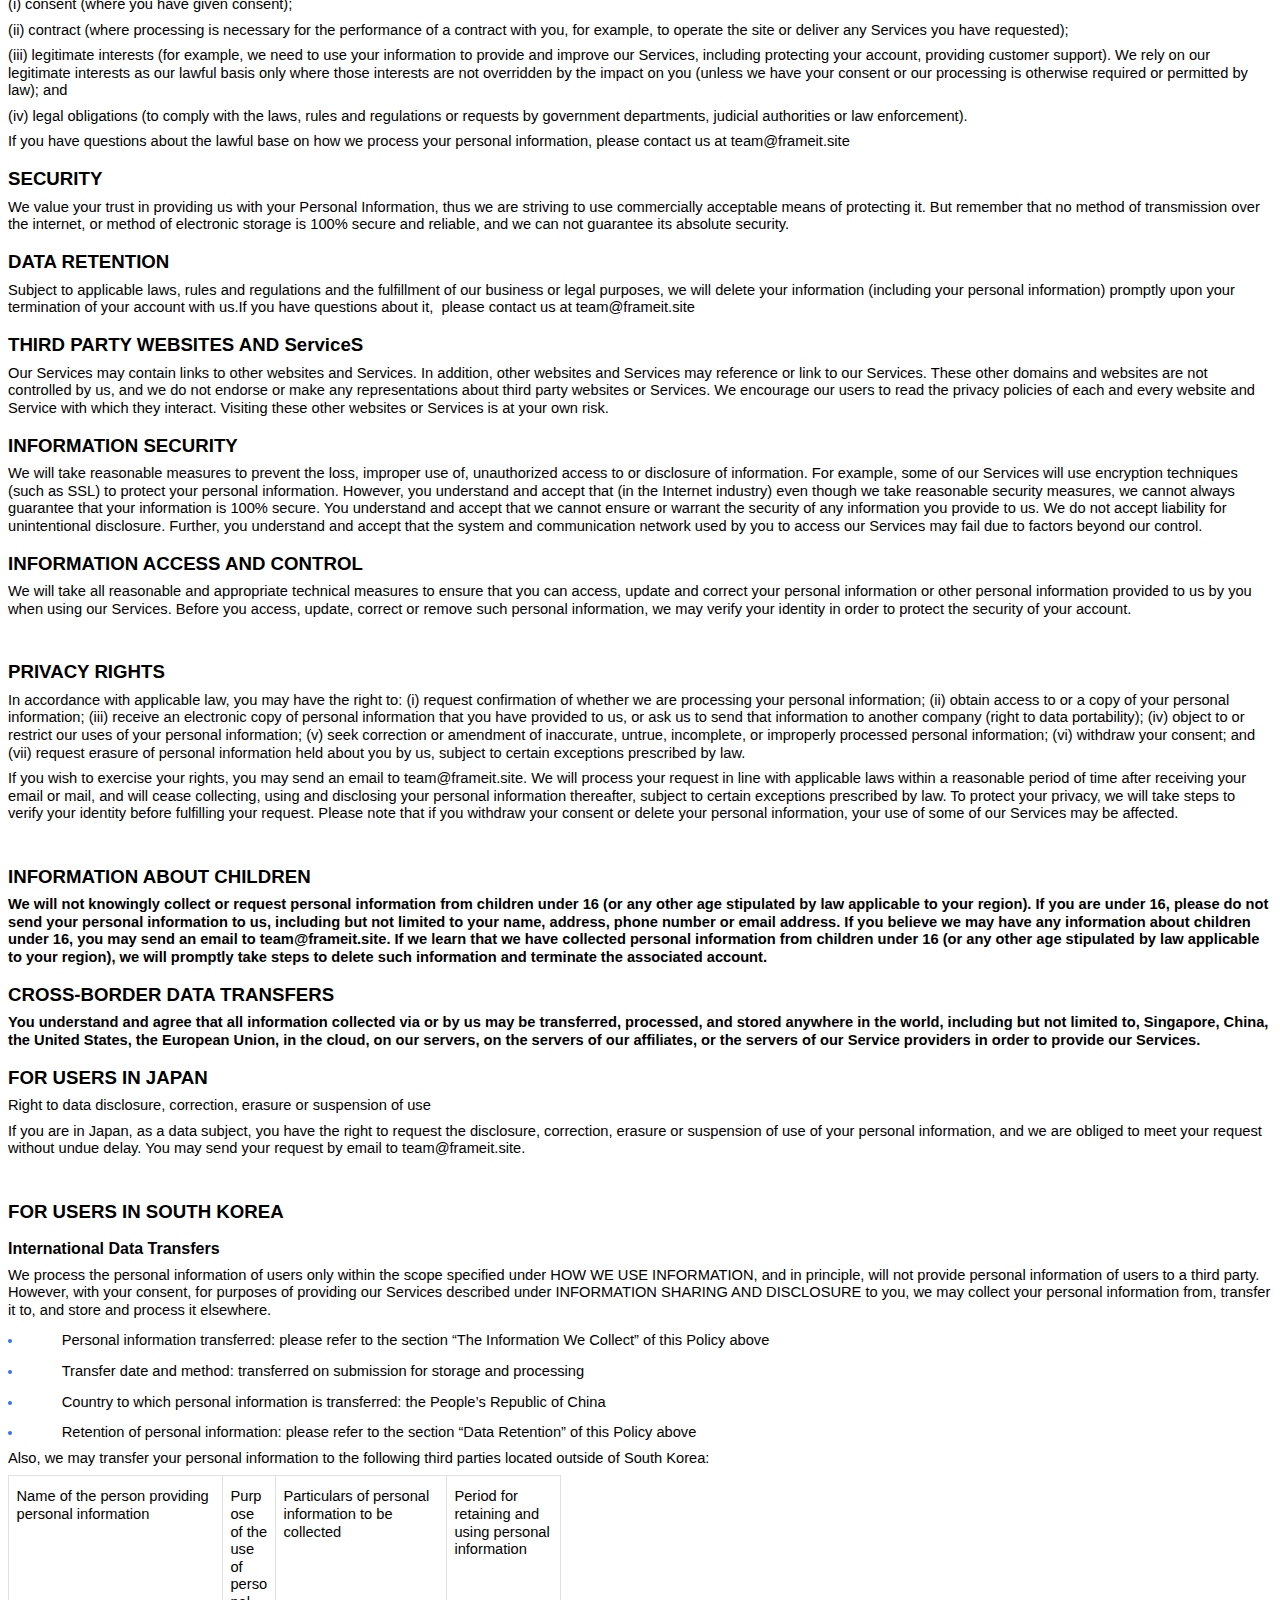
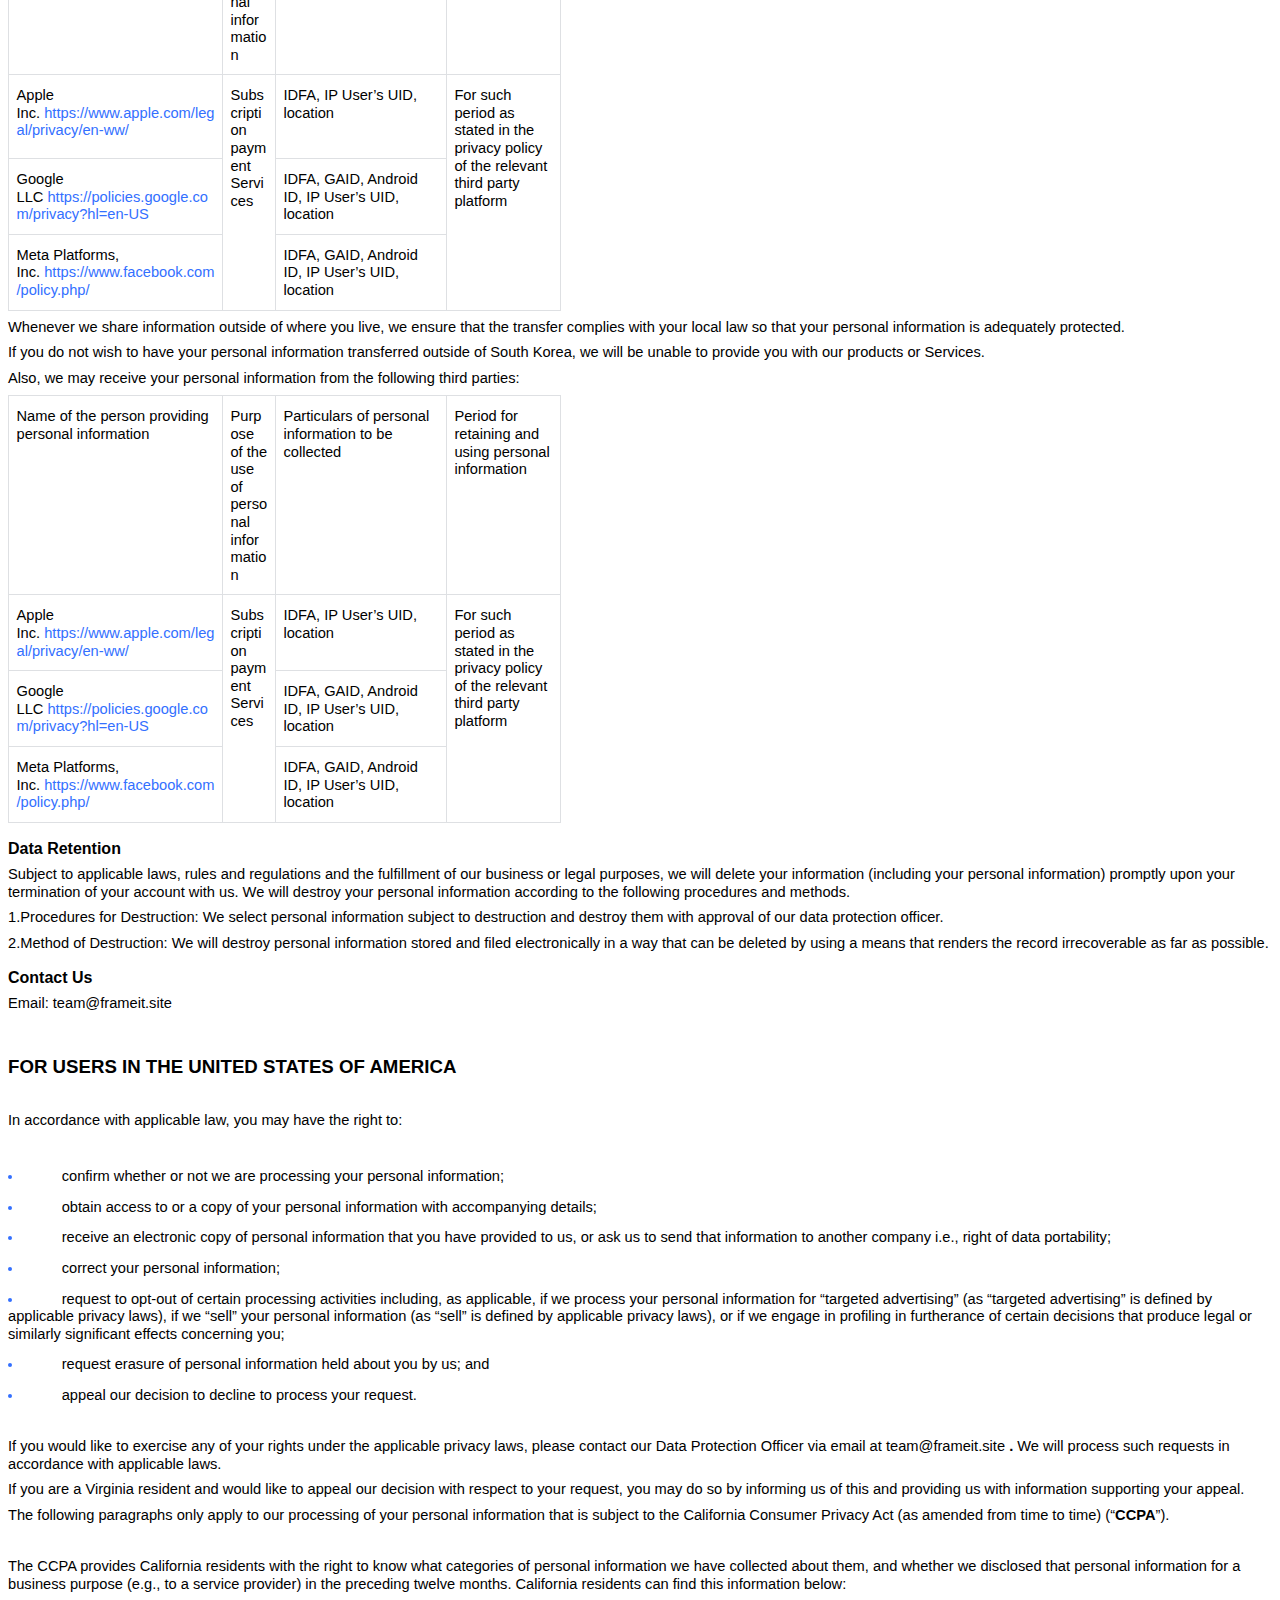
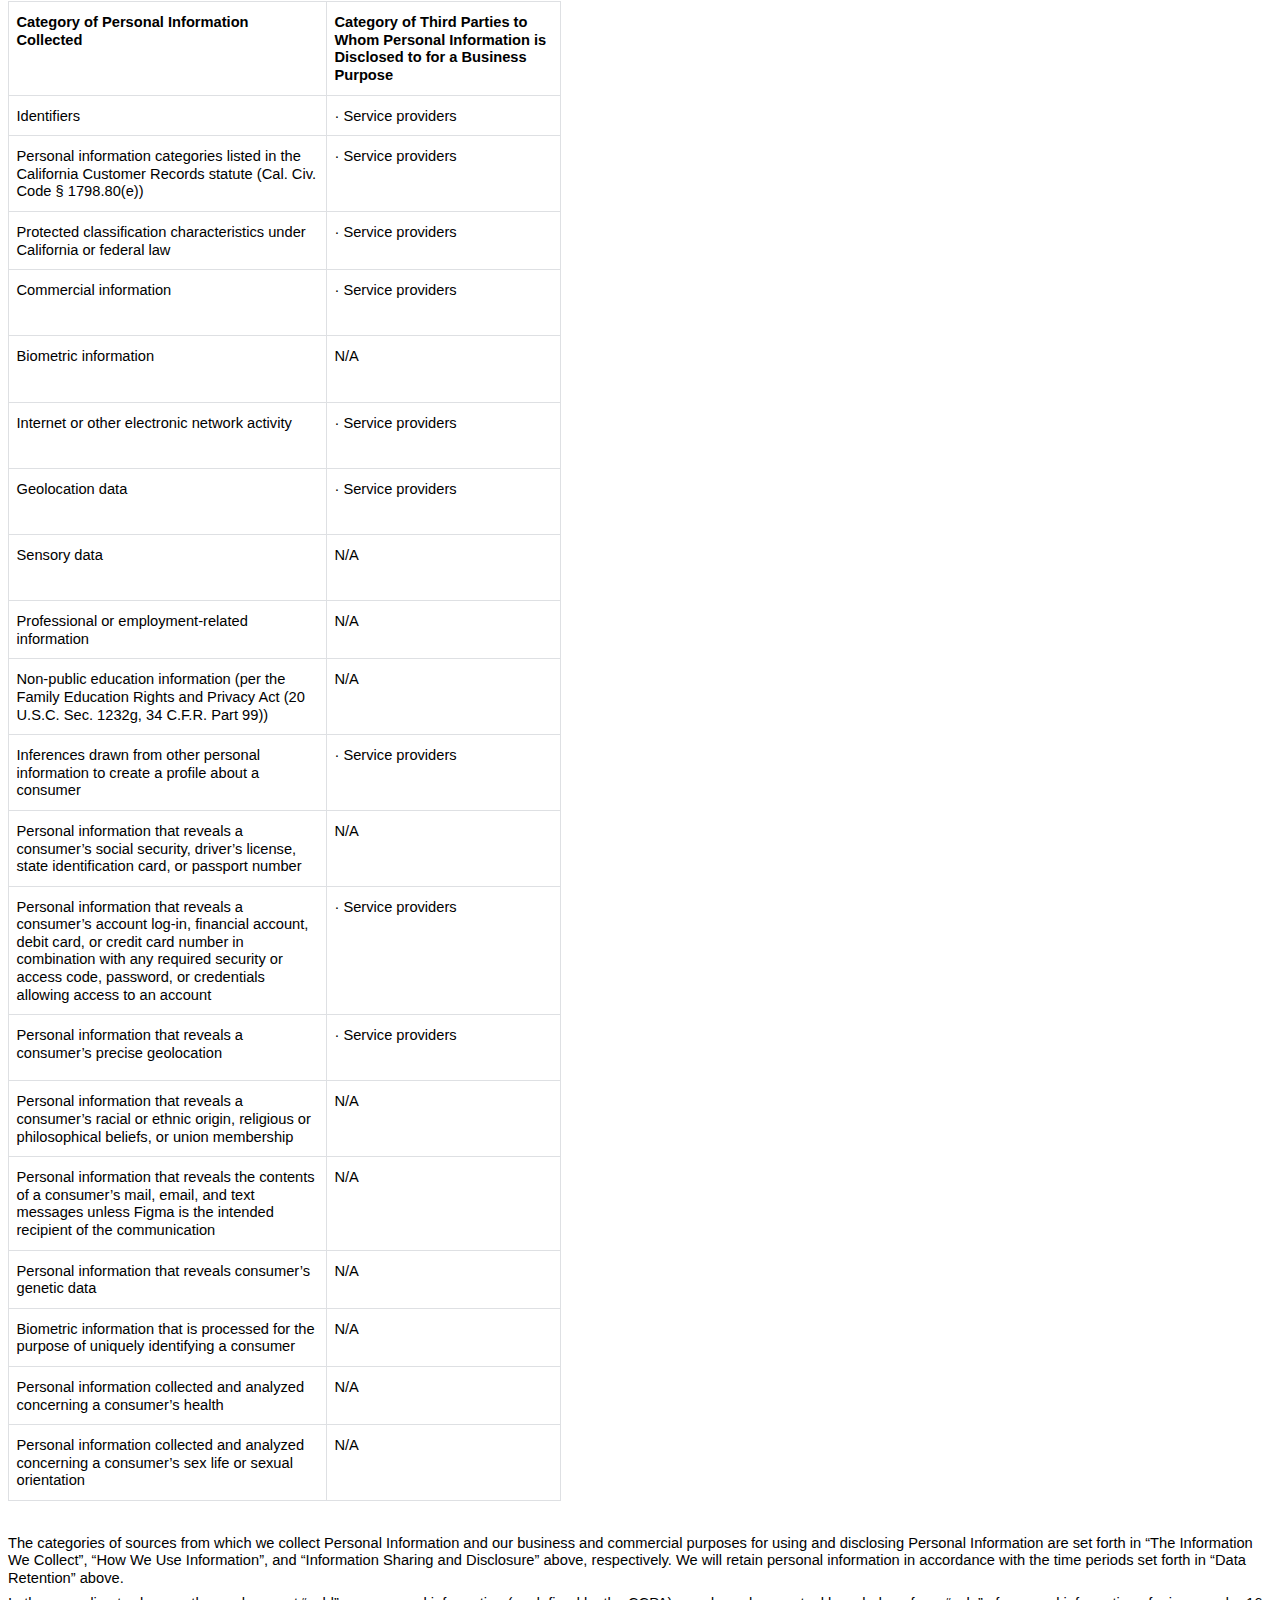
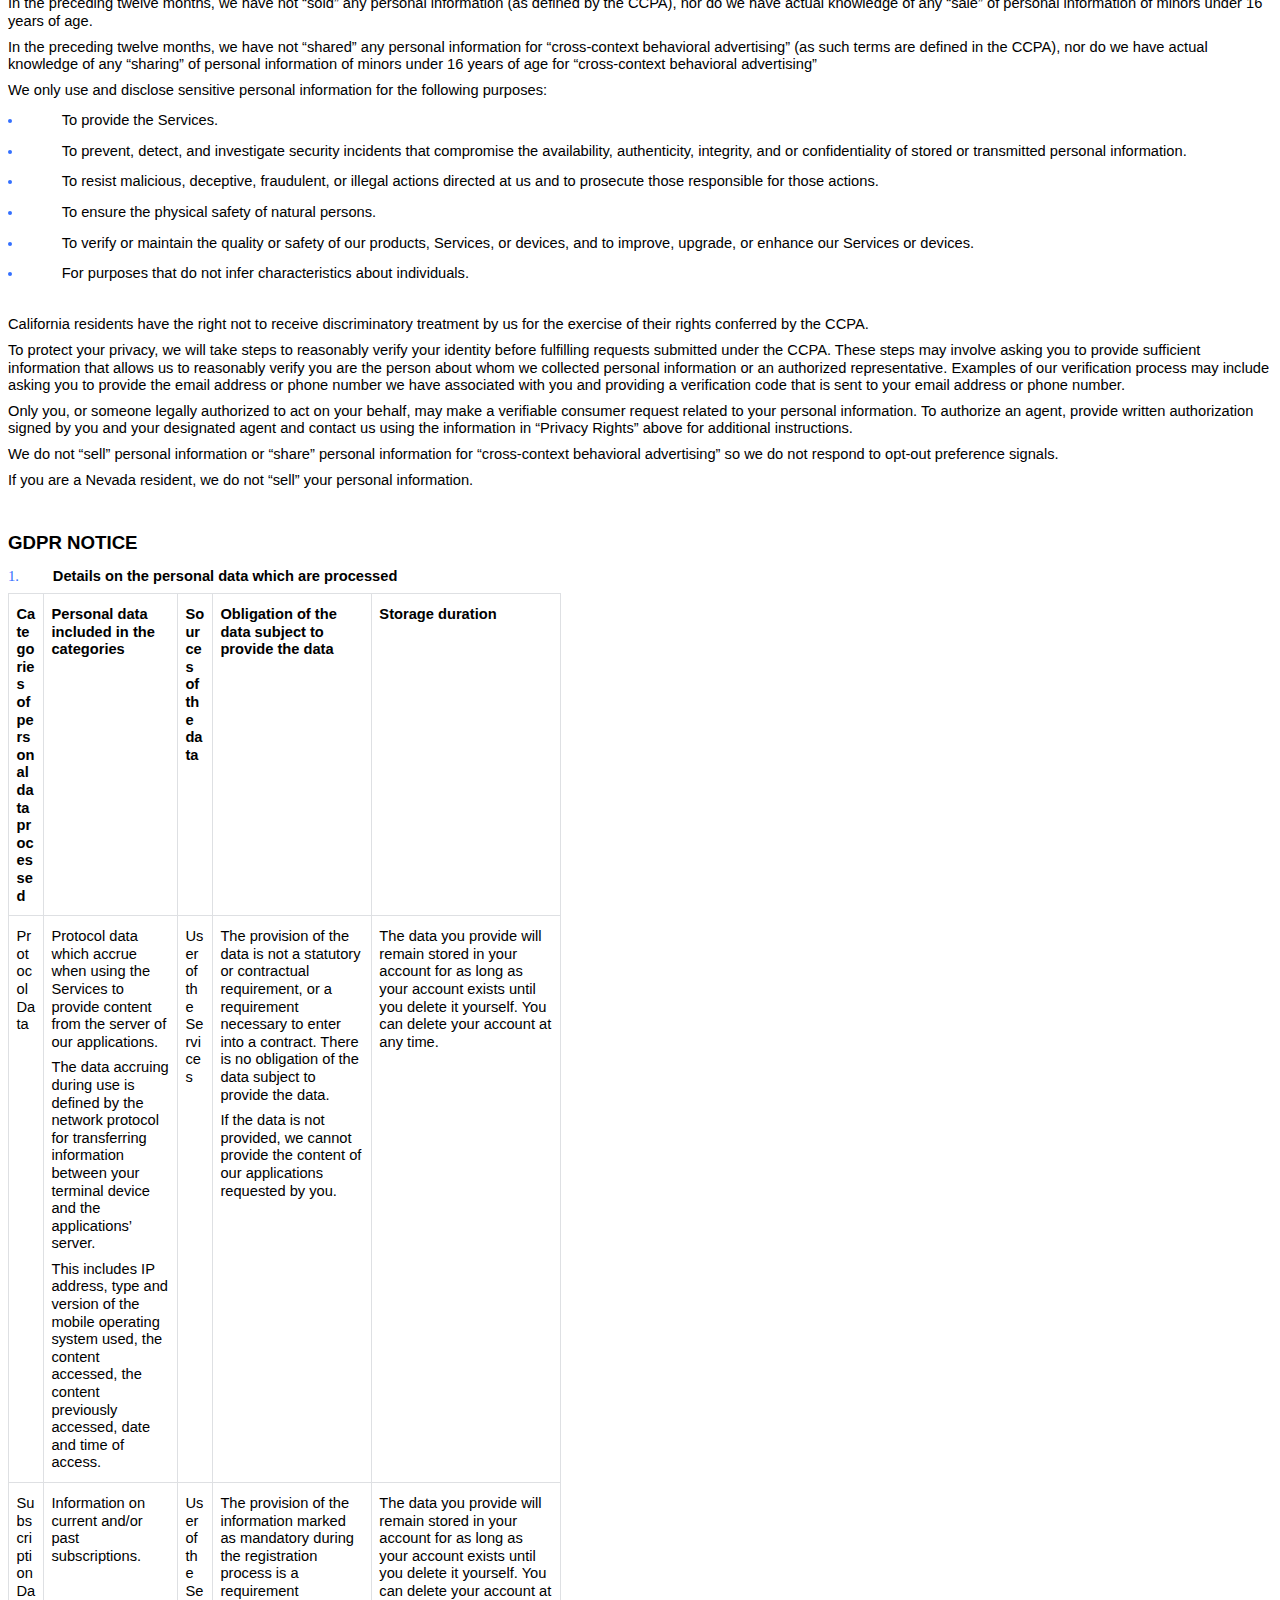
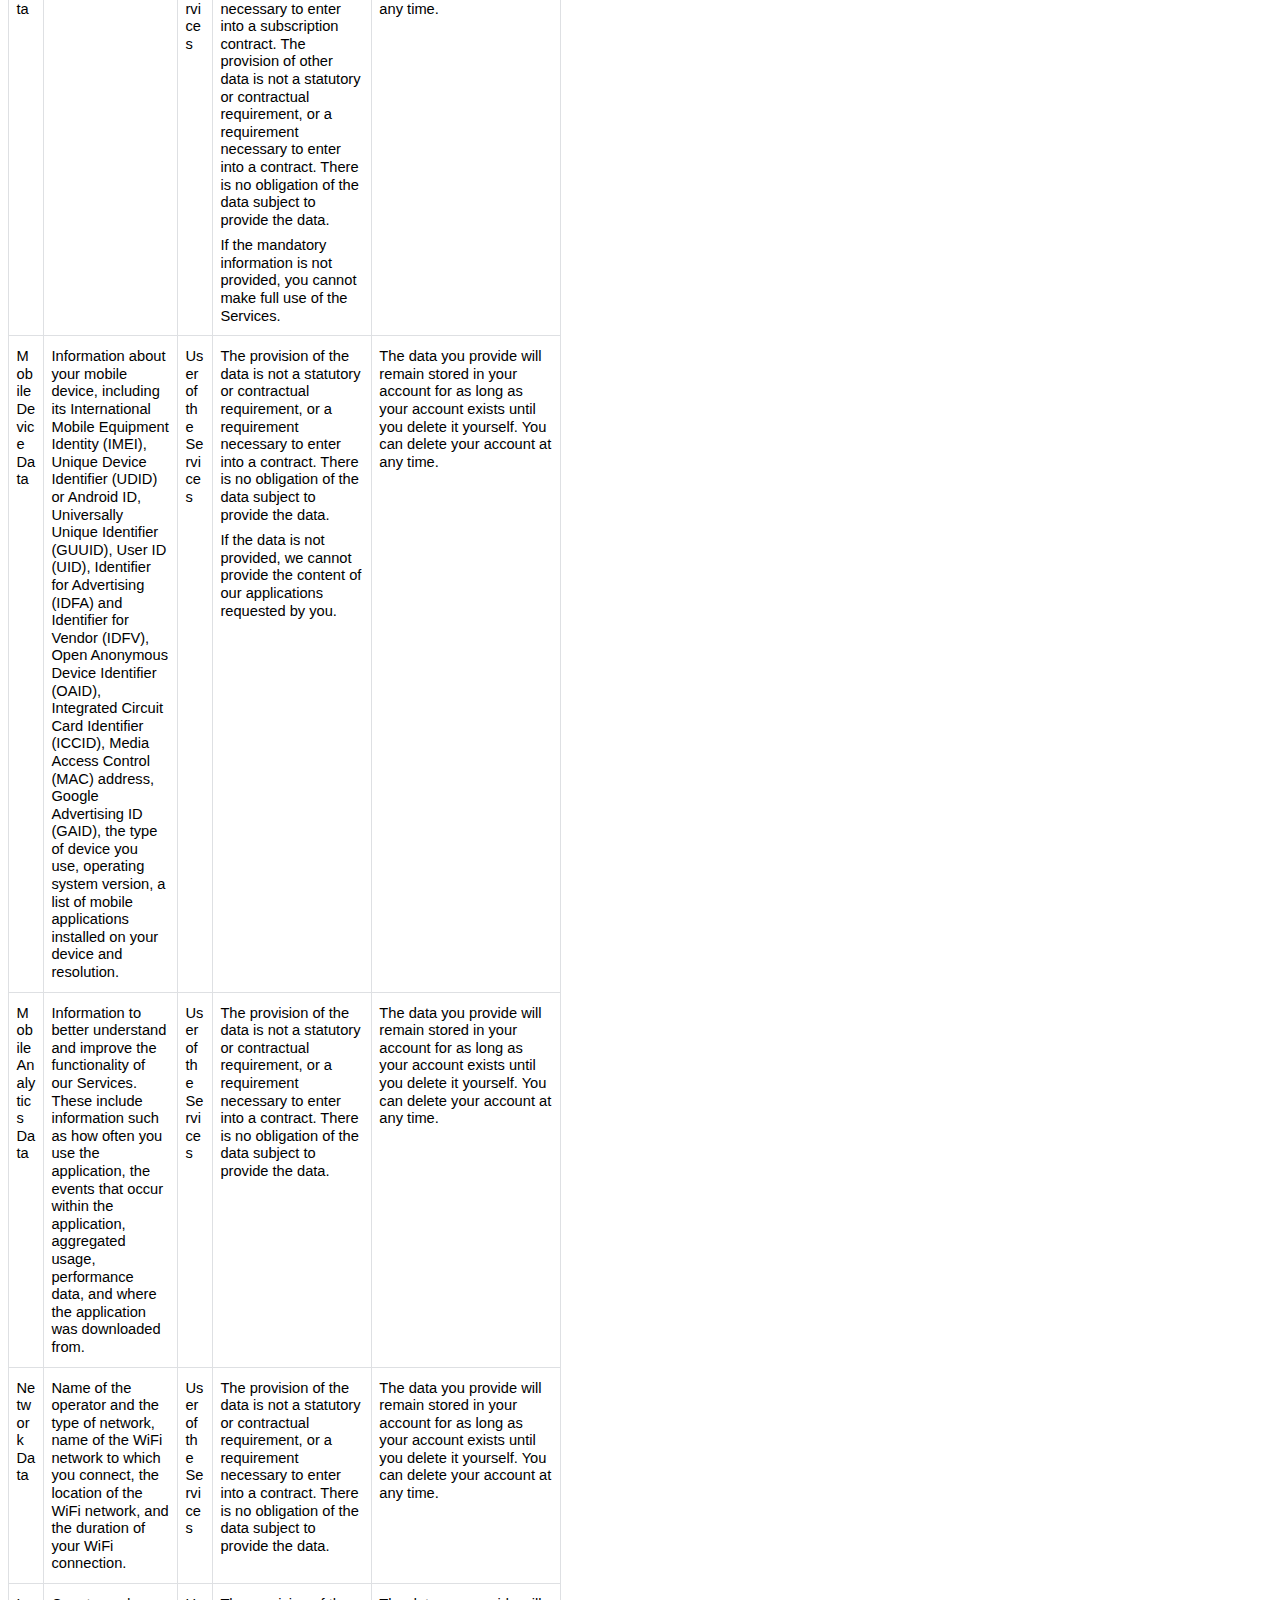
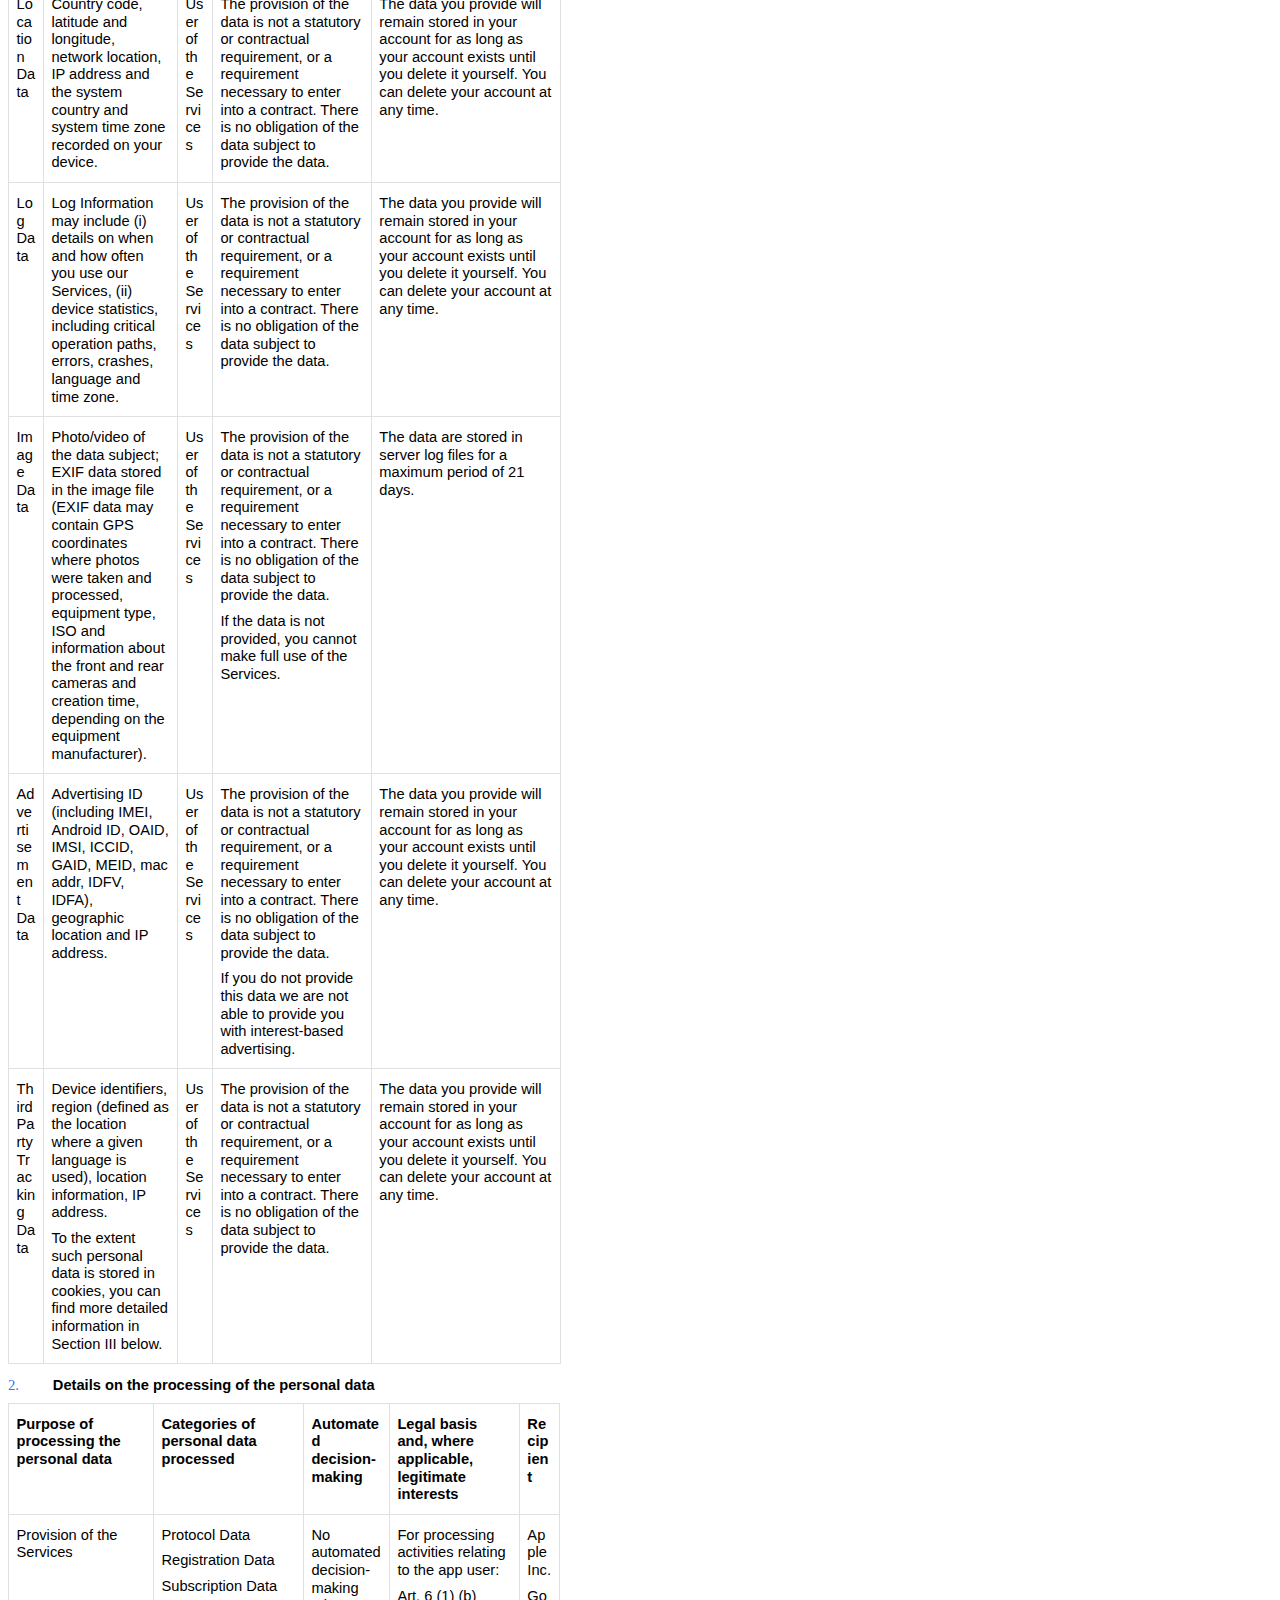
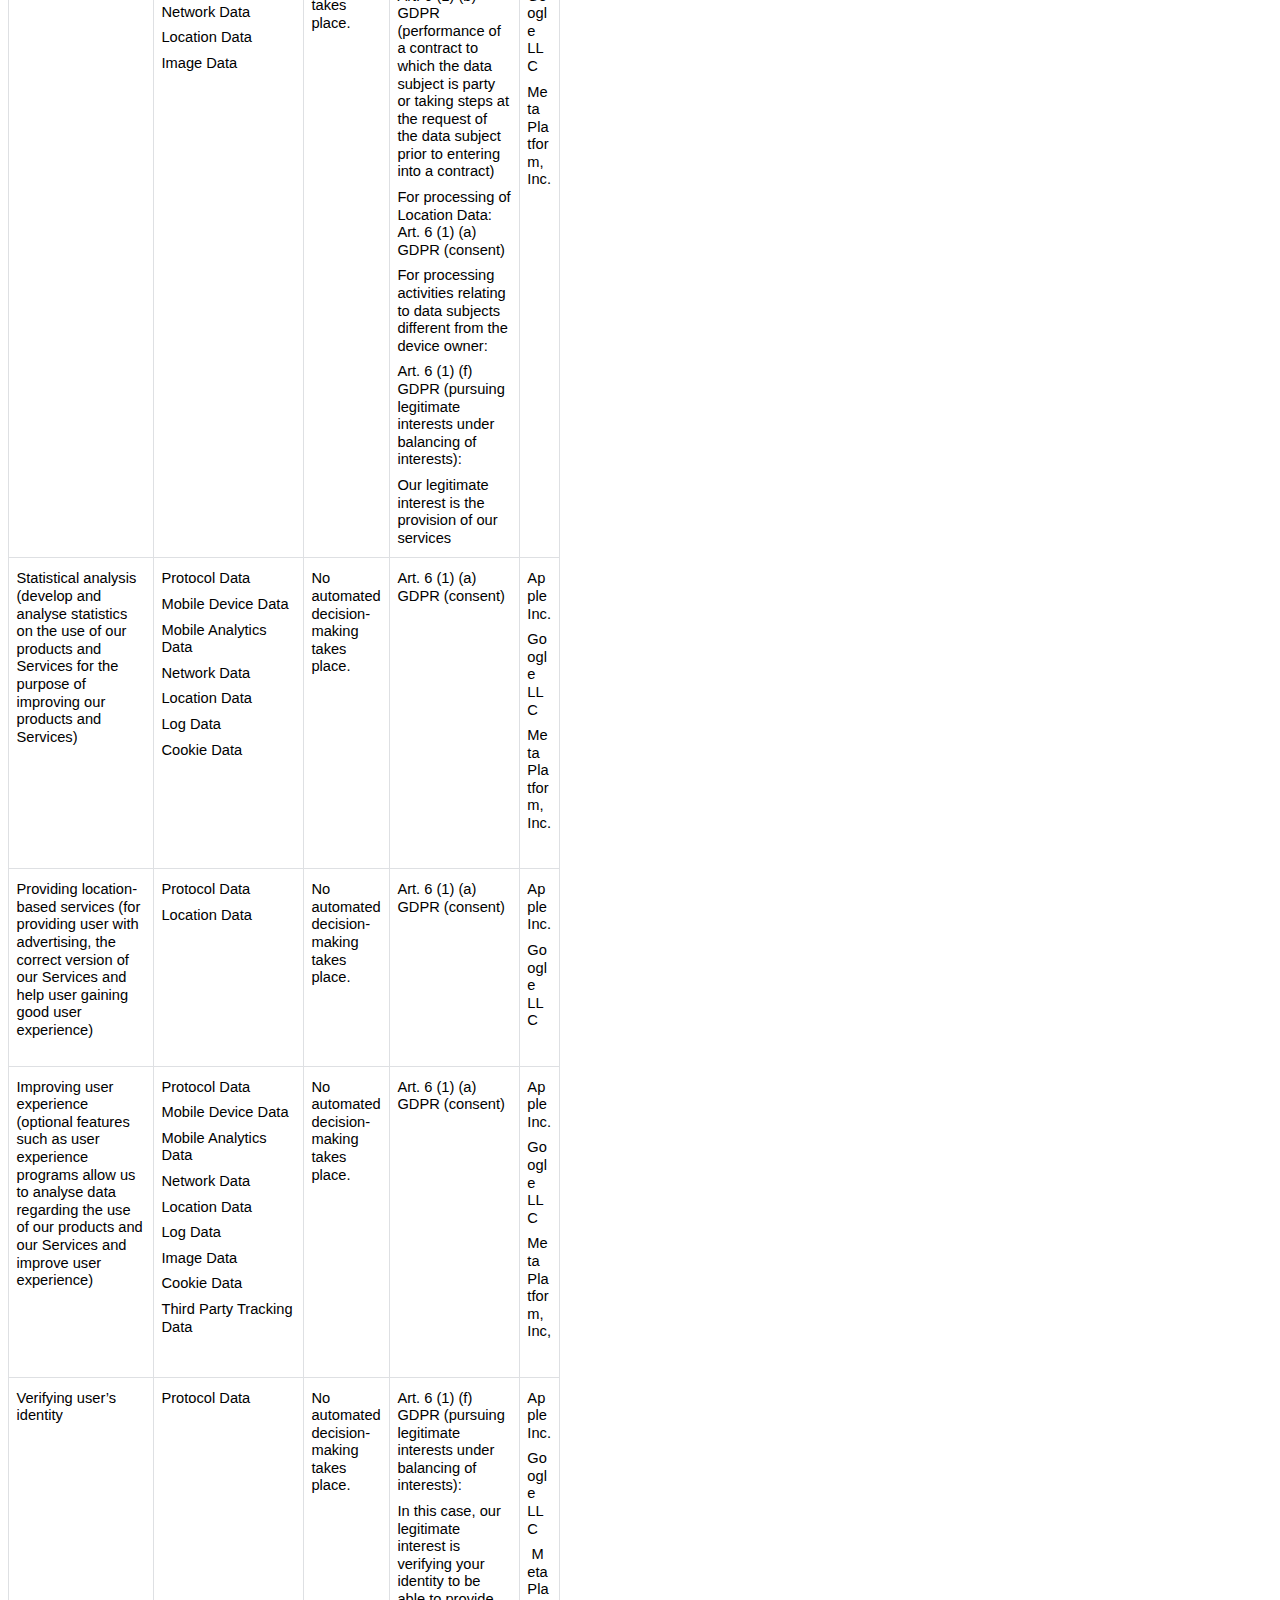
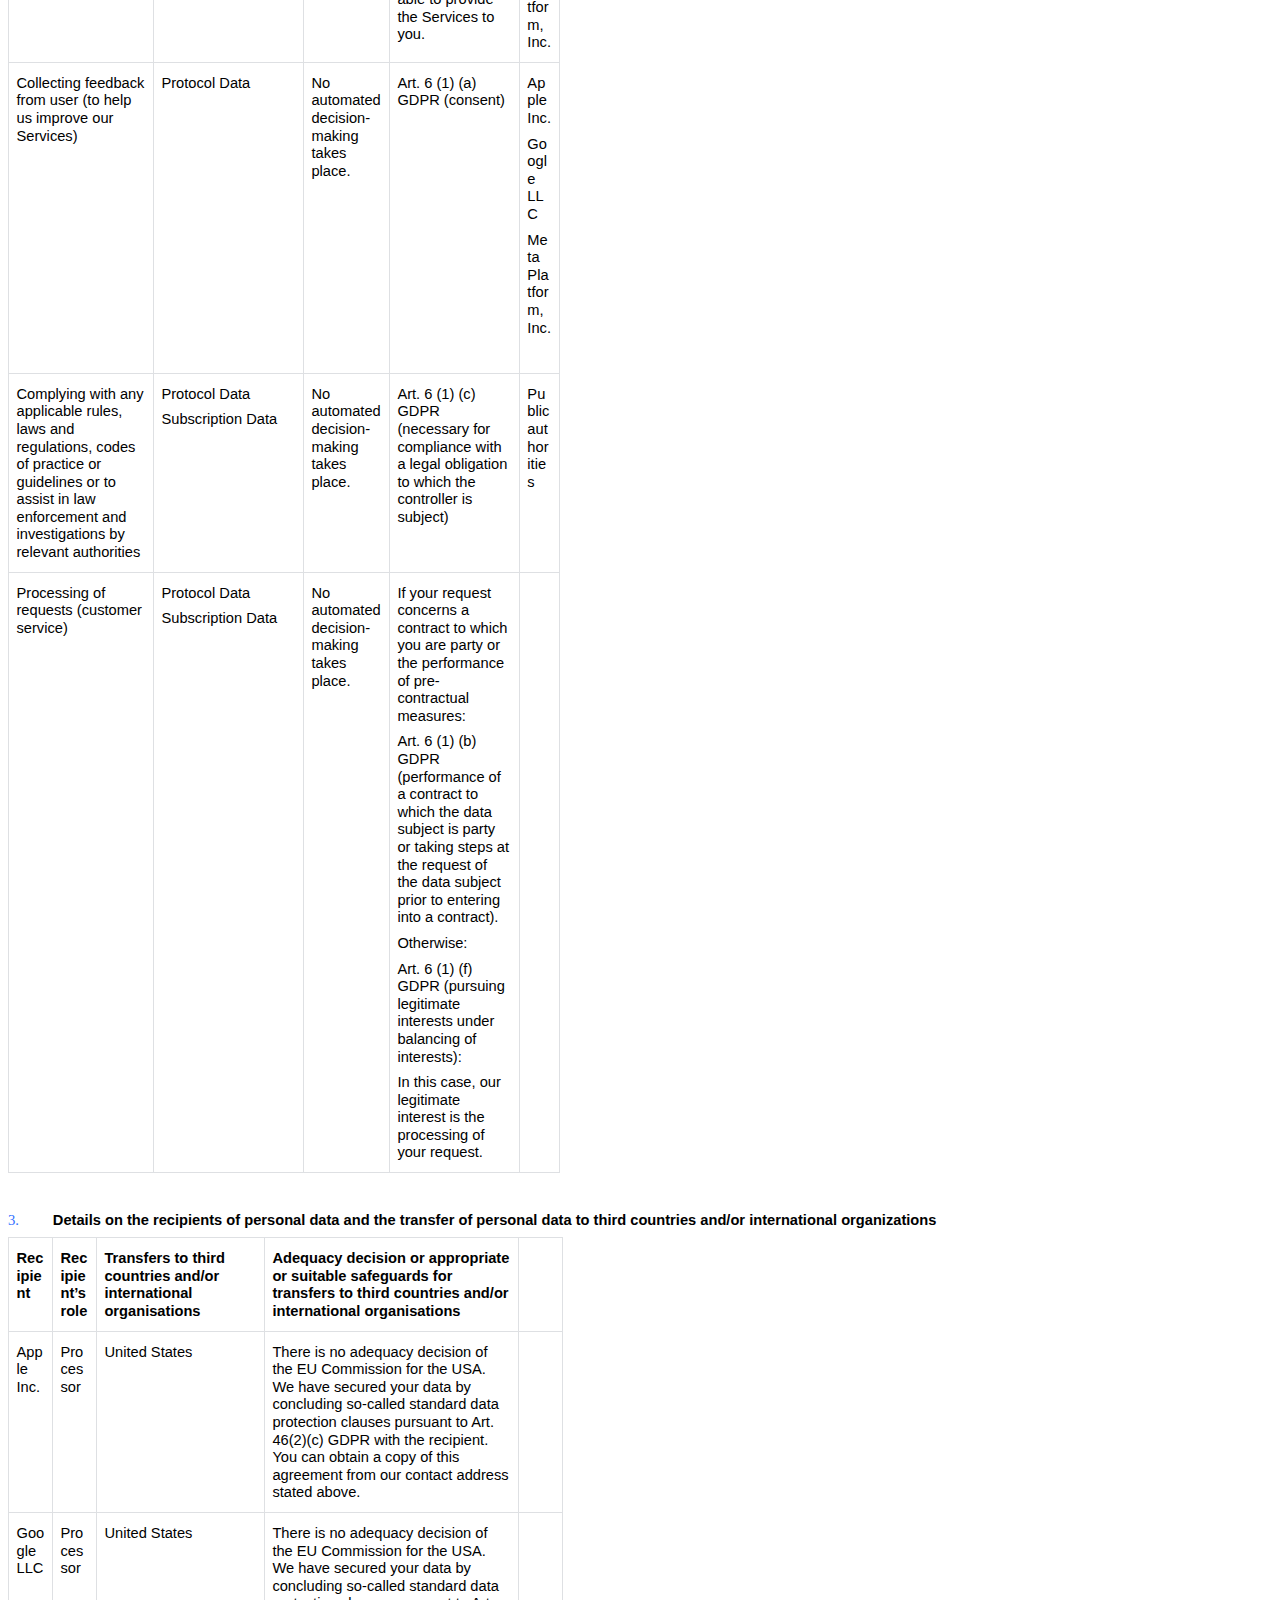
<file: documents/privacy-policy-en.html>
<!DOCTYPE html>
<html lang="en">

<head>
    <meta charset="UTF-8">
    <meta http-equiv="X-UA-Compatible" content="IE=edge">
    <meta name="viewport" content="width=device-width, initial-scale=1.0">
    <title>Frameit Privacy Policy</title>
    <style type="text/css">
        body {
            line-height: 108%;
            font-family: Calibri;
            font-size: 11pt;
            word-break: break-word;
        }

        p {
            margin: 0pt 0pt 8pt
        }
    </style>
</head>

<body>
    
<div>
    <div style="clear:both;">
        <p style="margin-top:0pt; margin-bottom:8pt;">&nbsp;</p>
    </div>
    <p style="margin-top:24pt; margin-bottom:24pt; line-height:120%; font-size:26pt;"><strong><span style="font-family:Arial;">Frameit Privacy Policy</span></strong></p>
    <p style="margin-top:6pt; margin-bottom:6pt; line-height:120%;"><strong><em><span style="font-family:Arial;">Last Modified:&nbsp;</span></em></strong><strong><span style="font-family:Arial;">6</span></strong><strong><em><span style="font-family:Arial;">&nbsp;Jun 2023</span></em></strong></p>
    <p style="margin-top:6pt; margin-bottom:6pt; line-height:120%;">&nbsp;</p>
    <p style="margin-top:6pt; margin-bottom:6pt; line-height:120%;"><span style="font-family:Arial;">Your privacy is important to us.</span></p>
    <p style="margin-top:6pt; margin-bottom:6pt; line-height:120%;">&nbsp;</p>
    <p style="margin-top:6pt; margin-bottom:6pt; line-height:120%;"><span style="font-family:Arial;">Jiahua Information Technology Ltd.</span><span style="font-family:Arial;">&nbsp;&nbsp;</span><span style="font-family:Arial;">(&ldquo;</span><strong><em><span style="font-family:Arial;">we</span></em></strong><span style="font-family:Arial;">&rdquo;, &ldquo;</span><strong><em><span style="font-family:Arial;">us</span></em></strong><span style="font-family:Arial;">&rdquo; or &ldquo;</span><strong><em><span style="font-family:Arial;">our</span></em></strong><span style="font-family:Arial;">&rdquo;) is dedicated to protecting the privacy of our users (&ldquo;</span><strong><em><span style="font-family:Arial;">users</span></em></strong><span style="font-family:Arial;">&rdquo; or &ldquo;</span><strong><em><span style="font-family:Arial;">you</span></em></strong><span style="font-family:Arial;">&rdquo;). This Privacy Policy (this &ldquo;</span><strong><em><span style="font-family:Arial;">Policy</span></em></strong><span style="font-family:Arial;">&rdquo;) is meant to explain our practices regarding how we collect, store, use, manage and protect your user information (including your personal information) as a controller and/or business under applicable data protection laws during your use of</span><span style="font-family:Arial;">&nbsp;&nbsp;</span><span style="font-family:Arial;">Frameit application including all its features (our &ldquo;</span><strong><em><span style="font-family:Arial;">Services</span></em></strong><span style="font-family:Arial;">&rdquo;).</span></p>
    <p style="margin-top:6pt; margin-bottom:6pt; line-height:120%;"><span style="font-family:Arial;">This page is used to inform visitors regarding our policies regarding the collection, use, and disclosure of Personal Information if anyone decides to use our Service.</span></p>
    <p style="margin-top:6pt; margin-bottom:6pt; line-height:120%;"><span style="font-family:Arial;">If you choose to use our Service, then you agree to the collection and use of information in relation to this policy. The Personal Information that we collect is used for providing and improving the Service. We will not use or share your information with anyone except as described in this Privacy Policy.</span></p>
    <p style="margin-top:6pt; margin-bottom:6pt; line-height:120%;"><span style="font-family:Arial;">The terms used in this Privacy Policy have the same meanings as in our Terms and Conditions, which are accessible at Frameit unless otherwise defined in this Privacy Policy. So, please make sure that you have read and understand our Terms of Service.</span></p>
    <p style="margin-top:6pt; margin-bottom:6pt; line-height:120%;"><span style="font-family:Arial;">If you have any questions or suggestions about our Privacy Policy, do not hesitate to contact us at team@frameit.site.</span></p>
    <p style="margin-top:6pt; margin-bottom:6pt; line-height:120%;">&nbsp;</p>
    <p style="margin-top:13pt; margin-bottom:6pt; line-height:120%; font-size:14pt;"><strong><span style="font-family:Arial;">INFORMATION COLLECTION AND USE</span></strong></p>
    <p style="margin-top:6pt; margin-bottom:6pt; line-height:120%;"><span style="font-family:Arial;">In order to provide and improve our Services, we will collect and process your personal information and user information in accordance with this Policy. If you do not provide this information, we may be unable to provide you with our products or Services. You should ensure that all personal information and user information submitted to us is complete, accurate, true and correct. Failure on your part to do so may result in our inability to provide you with all or some of our Services.</span></p>
    <p style="margin-top:6pt; margin-bottom:6pt; line-height:120%;"><span style="font-family:Arial;">The app does use third-party Services that may collect information used to identify you.</span></p>
    <p style="margin-top:6pt; margin-bottom:6pt; line-height:120%;"><span style="font-family:Arial;">Link to the privacy policy of third-party Service providers used by the app</span></p>
    <ul type="disc" style="margin:0pt; padding-left:0pt;">
        <li style="margin-top:6pt; margin-bottom:6pt; line-height:120%; font-family:serif; color:#3370ff; list-style-position:inside;"><span style="width:25.52pt; font:7pt 'Times New Roman'; display:inline-block;">&nbsp;&nbsp;&nbsp;&nbsp;&nbsp;&nbsp;&nbsp;&nbsp;&nbsp;&nbsp;&nbsp;&nbsp;&nbsp;&nbsp;&nbsp;&nbsp;&nbsp;&nbsp;</span><span style="font-family:Arial; color:#000000;">[Apple Inc.]&nbsp;</span><a href="https://www.apple.com/legal/privacy/en-ww/" style="text-decoration:none;"><span style="font-family:Arial; color:#3370ff;">https://www.apple.com/legal/privacy/en-ww/</span></a></li>
    </ul>
    <ul type="disc" style="margin:0pt; padding-left:0pt;">
        <li style="margin-top:6pt; margin-bottom:6pt; line-height:120%; font-family:serif; color:#3370ff; list-style-position:inside;"><span style="width:25.52pt; font:7pt 'Times New Roman'; display:inline-block;">&nbsp;&nbsp;&nbsp;&nbsp;&nbsp;&nbsp;&nbsp;&nbsp;&nbsp;&nbsp;&nbsp;&nbsp;&nbsp;&nbsp;&nbsp;&nbsp;&nbsp;&nbsp;</span><span style="font-family:Arial; color:#000000;">&nbsp;&nbsp;</span><span style="font-family:Arial; color:#000000;">[Google LLC](https://policies.google.com/privacy?hl=en-US)</span></li>
    </ul>
    <ul type="disc" style="margin:0pt; padding-left:0pt;">
        <li style="margin-top:6pt; margin-bottom:6pt; line-height:120%; font-family:serif; color:#3370ff; list-style-position:inside;"><span style="width:25.52pt; font:7pt 'Times New Roman'; display:inline-block;">&nbsp;&nbsp;&nbsp;&nbsp;&nbsp;&nbsp;&nbsp;&nbsp;&nbsp;&nbsp;&nbsp;&nbsp;&nbsp;&nbsp;&nbsp;&nbsp;&nbsp;&nbsp;</span><span style="font-family:Arial; color:#000000;">&nbsp;&nbsp;</span><span style="font-family:Arial; color:#000000;">[Meta Platforms, Inc.](https://www.facebook.com/policy.php/)</span></li>
    </ul>
    <p style="margin-top:6pt; margin-bottom:6pt; line-height:120%;">&nbsp;</p>
    <p style="margin-top:12pt; margin-bottom:6pt; line-height:120%; font-size:12pt;"><strong><span style="font-family:Arial;">Mobile Device Information</span></strong></p>
    <p style="margin-top:6pt; margin-bottom:6pt; line-height:120%;"><span style="font-family:Arial;">When you use our Services on your mobile device, we will collect information about your device, including its International Mobile Equipment Identity (&ldquo;IMEI&rdquo;), Unique Device Identifier (&ldquo;UDID&rdquo;) or Android ID, Universally Unique Identifier (&ldquo;GUUID&rdquo;), User ID (&ldquo;UID&rdquo;), Identifier for Advertising (&ldquo;IDFA&rdquo;) and Identifier for Vendor (&ldquo;IDFV&rdquo;), Open Anonymous Device Identifier (&ldquo;OAID&rdquo;), Integrated Circuit Card Identifier (&ldquo;ICCID&rdquo;), Media Access Control (&ldquo;MAC&rdquo;) address, the type of device you use, operating system version, a list of mobile applications installed on your device and resolution, which will be used by us for statistical and/or analytical reasons, including without limitation to improve our technical functionality, server load-balancing, analysis of technical data relating to your mobile device so as to optimize our Services and graphics adaptation.</span></p>
    <p style="margin-top:6pt; margin-bottom:6pt; line-height:120%;"><span style="font-family:Arial;">As stated below in the &ldquo;Location Information&rdquo; section, we may collect your location-based information from your mobile device if you choose to share it with us. If you subsequently wish to stop sharing Location Information, you may do so at any time by editing the relevant setting on your mobile device.</span></p>
    <p style="margin-top:6pt; margin-bottom:6pt; line-height:120%;">&nbsp;</p>
    <p style="margin-top:12pt; margin-bottom:6pt; line-height:120%; font-size:12pt;"><strong><span style="font-family:Arial;">Mobile Analytics</span></strong></p>
    <p style="margin-top:6pt; margin-bottom:6pt; line-height:120%;"><span style="font-family:Arial;">We use mobile analytics software to allow us to better understand and improve the functionality of our Services. Such software may record information such as how often you use the application, the events that occur within the application, aggregated usage, performance data, and where the application was downloaded from.</span></p>
    <p style="margin-top:6pt; margin-bottom:6pt; line-height:120%;">&nbsp;</p>
    <p style="margin-top:12pt; margin-bottom:6pt; line-height:120%; font-size:12pt;"><strong><span style="font-family:Arial;">Network Information</span></strong></p>
    <p style="margin-top:6pt; margin-bottom:6pt; line-height:120%;"><span style="font-family:Arial;">When you use our Services, we will collect information about the network you use, including the name of the operator and the type of network, so as to understand the distribution of operators and networks used by our users. In addition, we will collect information such as the name of the WiFi network to which you connect, the location of the WiFi network, and the duration of your WiFi connection to understand the environment under which you prefer to use our Services.</span></p>
    <p style="margin-top:6pt; margin-bottom:6pt; line-height:120%;">&nbsp;</p>
    <p style="margin-top:12pt; margin-bottom:6pt; line-height:120%; font-size:12pt;"><strong><span style="font-family:Arial;">Log Data</span></strong></p>
    <p style="margin-top:6pt; margin-bottom:6pt; line-height:120%;"><span style="font-family:Arial;">We want to inform you that whenever you use our Service, in a case of an error in the app we collect data and information (through third-party products) on your phone called Log Data. This Log Data may include information such as your device Internet Protocol (&ldquo;IP&rdquo;) address, device name, operating system version, the configuration of the app when utilizing our Service, the time and date of your use of the Service, and other statistics.</span></p>
    <p style="margin-top:6pt; margin-bottom:6pt; line-height:120%;">&nbsp;</p>
    <p style="margin-top:12pt; margin-bottom:6pt; line-height:120%; font-size:12pt;"><strong><span style="font-family:Arial;">Cookies</span></strong></p>
    <p style="margin-top:6pt; margin-bottom:6pt; line-height:120%;"><span style="font-family:Arial;">We use &ldquo;cookies&rdquo; that store and retrieve information of user&rsquo;s usage from time to time to provide customized Services for each user. Cookies are small amounts of information that the server uses to operate the app/website, sends to the user&rsquo;s device and are also stored on the hard disk in the user&rsquo;s device. You may refuse the installation of cookies. Information collected may include information about your Internet Protocol (IP) address, browser type, Internet Service Provider (ISP), referring and exit pages, your operating system, dates and timestamps, and clickstream data.</span></p>
    <p style="margin-top:6pt; margin-bottom:6pt; line-height:120%;"><span style="font-family:Arial;">Purpose of use of cookies: Cookies are used to provide information optimized for each user by identifying the visit and use type of each Service and website that the user has visited, popular search terms, secure access status, etc.</span></p>
    <p style="margin-top:6pt; margin-bottom:6pt; line-height:120%;"><span style="font-family:Arial;">Installation, operation and refusal of cookies:</span><span style="font-family:Arial;">&nbsp;&nbsp;</span><span style="font-family:Arial;">A user may refuse the installation of cookies by sending an email to team@frameit.site</span></p>
    <p style="margin-top:6pt; margin-bottom:6pt; line-height:120%;"><span style="font-family:Arial;">If a user refuses to store cookies, he or she may experience difficulties in using customized Services.</span></p>
    <p style="margin-top:6pt; margin-bottom:6pt; line-height:120%;">&nbsp;</p>
    <p style="margin-top:12pt; margin-bottom:6pt; line-height:120%; font-size:12pt;"><strong><span style="font-family:Arial;">Advertising-Related Information</span></strong></p>
    <p style="margin-top:6pt; margin-bottom:6pt; line-height:120%;"><span style="font-family:Arial;">We and our third-party Service providers may include advertisements within our Services, and with your consent, we may collect and use information about you such as your Advertising ID, geographic location and IP address for the purpose of delivering and tracking these advertisements. If your device does not have Advertising ID, we may use other persistent identifiers. We may also access your App list and collect the application package names of the applications installed on your device. We use the above information to help us better count, track and provide advertisements based on suitability, language, geographic location and other details. If you wish to opt out of interest-based advertising, you may opt out by sending email to&nbsp;</span><em><span style="font-family:Arial;">[team@frameit.site].</span></em><span style="font-family:Arial;">&nbsp;Please note you will continue to receive generic ads after you opt out of interest-based advertising.</span></p>
    <p style="margin-top:6pt; margin-bottom:6pt; line-height:120%;">&nbsp;</p>
    <p style="margin-top:12pt; margin-bottom:6pt; line-height:120%; font-size:12pt;"><strong><span style="font-family:Arial;">Location Information</span></strong></p>
    <p style="margin-top:6pt; margin-bottom:6pt; line-height:120%;"><span style="font-family:Arial;">We may collect your location-based information from your mobile device if you choose to share it with us.</span></p>
    <ul type="disc" style="margin:0pt; padding-left:0pt;">
        <li style="margin-top:6pt; margin-bottom:6pt; line-height:120%; font-family:serif; color:#3370ff; list-style-position:inside;"><span style="width:25.52pt; font:7pt 'Times New Roman'; display:inline-block;">&nbsp;&nbsp;&nbsp;&nbsp;&nbsp;&nbsp;&nbsp;&nbsp;&nbsp;&nbsp;&nbsp;&nbsp;&nbsp;&nbsp;&nbsp;&nbsp;&nbsp;&nbsp;</span><span style="font-family:Arial; color:#000000;">Mandatory: network information, IP address, and system time zone</span></li>
    </ul>
    <ul type="disc" style="margin:0pt; padding-left:0pt;">
        <li style="margin-top:6pt; margin-bottom:6pt; line-height:120%; font-family:serif; color:#3370ff; list-style-position:inside;"><span style="width:25.52pt; font:7pt 'Times New Roman'; display:inline-block;">&nbsp;&nbsp;&nbsp;&nbsp;&nbsp;&nbsp;&nbsp;&nbsp;&nbsp;&nbsp;&nbsp;&nbsp;&nbsp;&nbsp;&nbsp;&nbsp;&nbsp;&nbsp;</span><span style="font-family:Arial; color:#000000;">Optional: country code, latitude and longitude, network location, and system country</span></li>
    </ul>
    <p style="margin-top:6pt; margin-bottom:6pt; line-height:120%;"><span style="font-family:Arial;">This information will help us understand user distribution and usage scenarios and allow us to provide users with the correct version of our apps, the reappearance of the geo-location or the publishing of the real-time geo-location where you take any photos or shoot any videos, and improve our Services. Unless we obtain your consent, location data WILL NOT BE ACQUIRED or USED to identify you individually. Except as otherwise provided in this Policy, we will not share this Location Information with any third parties. If you no longer wish to allow us to collect or use such information, you may turn off your Internet access or GPS, or disable our access to information about your network, GPS and device. Please note that we may still continue to receive some Location Information, such as your Network Information, IP address and system time zone, as a result of you using our Services.</span></p>
    <p style="margin-top:6pt; margin-bottom:6pt; line-height:120%;">&nbsp;</p>
    <p style="margin-top:12pt; margin-bottom:6pt; line-height:120%; font-size:12pt;"><strong><span style="font-family:Arial;">Image Information</span></strong></p>
    <p style="margin-top:6pt; margin-bottom:6pt; line-height:120%;"><span style="font-family:Arial;">By choosing to use the cloud editing feature of our Services, you understand and agree that we must upload your photos to our server for processing before returning processed photos to you for the purposes of providing such Service to you and continuous optimization and that we will also receive the EXIF data about your photos (EXIF data may contain GPS coordinates where photos were taken and processed, equipment type, ISO and information about the front and rear cameras and creation time, depending on the equipment manufacturer) for the purpose of further optimizing our Services, such as providing a better match of photo effects to your equipment.</span></p>
    <p style="margin-top:6pt; margin-bottom:6pt; line-height:120%;">&nbsp;</p>
    <p style="margin-top:12pt; margin-bottom:6pt; line-height:120%; font-size:12pt;"><strong><span style="font-family:Arial;">Information Collected by Third Party Services</span></strong></p>
    <p style="margin-top:6pt; margin-bottom:6pt; line-height:120%;"><span style="font-family:Arial;">Our Services provided to you may contain our Service provider&rsquo;s Application Programming Interfaces (APIs) or Software Development Kits (SDKs), which may have tracking tools of such Service providers. These third parties may use cookies, APIs and SDKs on our Services and collect and analyze user information. In addition, some third-party SDKs may allow advertisers to collect information in order to provide content that is more relevant to you. Third parties may access your information such as your device identifiers, region (defined as the location where a given language is used), location information and IP address under their respective privacy policies. If you want to know more about such third parties, you may send an email to team@frameit.site&nbsp;</span></p>
    <p style="margin-top:6pt; margin-bottom:6pt; line-height:120%;">&nbsp;</p>
    <p style="margin-top:12pt; margin-bottom:6pt; line-height:120%; font-size:12pt;"><strong><span style="font-family:Arial;">Other Information</span></strong></p>
    <p style="margin-top:6pt; margin-bottom:6pt; line-height:120%;"><span style="font-family:Arial;">We may also collect other information which is not related to your identity. For example, we may collect information on the type and version number of your operating system to better understand system upgrades, we may collect information on your system language for the purpose of language adaptation, and we may collect your App list to understand user preferences. If we choose to collect such information, we will do so for the purpose of improving our Services provided to you.</span></p>
    <p style="margin-top:6pt; margin-bottom:6pt; line-height:120%;">&nbsp;</p>
    <p style="margin-top:13pt; margin-bottom:6pt; line-height:120%; font-size:14pt;"><strong><span style="font-family:Arial;">HOW WE USE INFORMATION</span></strong></p>
    <p style="margin-top:6pt; margin-bottom:6pt; line-height:120%;"><span style="font-family:Arial;">In addition to the uses listed above, we collect and use your user information and personal information for the following purposes:</span></p>
    <p style="margin-top:6pt; margin-bottom:6pt; line-height:120%;"><span style="font-family:Arial;">(i)&nbsp;</span><strong><em><span style="font-family:Arial;">Services.</span></em></strong><span style="font-family:Arial;">&nbsp;To provide, process, maintain, improve and develop our Services provided to you, including customer support, and other Services provided through our products.</span></p>
    <p style="margin-top:6pt; margin-bottom:6pt; line-height:120%;"><span style="font-family:Arial;">(ii)&nbsp;</span><strong><em><span style="font-family:Arial;">Statistical analysis.</span></em></strong><span style="font-family:Arial;">&nbsp;To develop and analyze statistics on the use of our products and Services for the purpose of improving our products and our Services.</span></p>
    <p style="margin-top:6pt; margin-bottom:6pt; line-height:120%;"><span style="font-family:Arial;">(iii)&nbsp;</span><strong><em><span style="font-family:Arial;">To create an account.</span></em></strong><span style="font-family:Arial;">&nbsp;The personal information that we collect when you use our Services to create an account will be used by us to create your account and profile.</span></p>
    <p style="margin-top:6pt; margin-bottom:6pt; line-height:120%;"><span style="font-family:Arial;">(iv)&nbsp;</span><strong><em><span style="font-family:Arial;">To provide location-based Services.</span></em></strong><span style="font-family:Arial;">&nbsp;When you use our Services, we or third-party Service providers may take advantage of your location information to provide you with advertising, the correct version of our Services and help you gain good user experience.</span></p>
    <p style="margin-top:6pt; margin-bottom:6pt; line-height:120%;"><span style="font-family:Arial;">(v)&nbsp;</span><strong><em><span style="font-family:Arial;">To improve user experience.</span></em></strong><span style="font-family:Arial;">&nbsp;Certain optional features such as user experience programs allow us to analyze data regarding the use of our products and our Services and improve user experience.</span></p>
    <p style="margin-top:6pt; margin-bottom:6pt; line-height:120%;"><span style="font-family:Arial;">(vi)&nbsp;</span><strong><em><span style="font-family:Arial;">To provide push Services.</span></em></strong><span style="font-family:Arial;">&nbsp;Device information may be used by us to provide push Services to assess the performance of adverts and the success of software updates, or provide notifications on new product releases.</span></p>
    <p style="margin-top:6pt; margin-bottom:6pt; line-height:120%;"><span style="font-family:Arial;">(vii)&nbsp;</span><strong><em><span style="font-family:Arial;">To verify your identity.</span></em></strong><span style="font-family:Arial;">&nbsp;Verifying your identity using a text message when you log in to your account helps prevent unauthorized logins to your account.</span></p>
    <p style="margin-top:6pt; margin-bottom:6pt; line-height:120%;"><span style="font-family:Arial;">(viii)&nbsp;</span><strong><em><span style="font-family:Arial;">To collect feedback from you.</span></em></strong><span style="font-family:Arial;">&nbsp;Your feedback is of great value in helping us to improve our Services. To keep track of your feedback, we may use the personal information provided by you to contact you and retain the records.</span></p>
    <p style="margin-top:6pt; margin-bottom:6pt; line-height:120%;"><span style="font-family:Arial;">(ix)&nbsp;</span><strong><em><span style="font-family:Arial;">Other purposes.</span></em></strong><span style="font-family:Arial;">&nbsp;We will collect, store, maintain and use information about you for purposes under the &ldquo;The Information We Collect&rdquo;, and for purposes of running our operations, pursuing our legitimate interests (e.g., research (including marketing research), network and information security, and fraud prevention), and satisfying our legal obligations.</span></p>
    <p style="margin-top:6pt; margin-bottom:6pt; line-height:120%;">&nbsp;</p>
    <p style="margin-top:13pt; margin-bottom:6pt; line-height:120%; font-size:14pt;"><strong><span style="font-family:Arial;">SERVICE PROVIDERS</span></strong></p>
    <p style="margin-top:6pt; margin-bottom:6pt; line-height:120%;"><span style="font-family:Arial;">We may employ third-party companies and individuals for the following reasons:</span></p>
    <p style="margin-top:6pt; margin-bottom:6pt; line-height:120%;"><span style="font-family:Arial;">(i) Providing you with advertising;</span></p>
    <p style="margin-top:6pt; margin-bottom:6pt; line-height:120%;"><span style="font-family:Arial;">(ii) Payment processing;</span></p>
    <p style="margin-top:6pt; margin-bottom:6pt; line-height:120%;"><span style="font-family:Arial;">(iii) Providing customer Services;</span></p>
    <p style="margin-top:6pt; margin-bottom:6pt; line-height:120%;"><span style="font-family:Arial;">(iv) Fulfilling subscription Services;</span></p>
    <p style="margin-top:6pt; margin-bottom:6pt; line-height:120%;"><span style="font-family:Arial;">(v) Conducting research and analysis;&nbsp;</span></p>
    <p style="margin-top:6pt; margin-bottom:6pt; line-height:120%;"><span style="font-family:Arial;">We will not share with or disclose to third parties (other than our Service providers) your personal information in whole or in part except for the purposes of:</span></p>
    <p style="margin-top:6pt; margin-bottom:6pt; line-height:120%;"><span style="font-family:Arial;">(i) protecting the security of others or their property;</span></p>
    <p style="margin-top:6pt; margin-bottom:6pt; line-height:120%;"><span style="font-family:Arial;">(ii) preventing or dealing with fraud;</span></p>
    <p style="margin-top:6pt; margin-bottom:6pt; line-height:120%;"><span style="font-family:Arial;">(iii) safeguarding our legitimate rights and interests;</span></p>
    <p style="margin-top:6pt; margin-bottom:6pt; line-height:120%;"><span style="font-family:Arial;">(iv) taking action in line with our purposes as described in the &ldquo;The Information We Collect&rdquo; or the &ldquo;How We Use Information&rdquo; sections;</span></p>
    <p style="margin-top:6pt; margin-bottom:6pt; line-height:120%;"><span style="font-family:Arial;">(v) complying with laws, rules and regulations or requests by government departments, judicial authorities, law enforcement, or private parties, which are typically designed to uphold Internet security and the rights, property and safety of us, our users and third parties;</span></p>
    <p style="margin-top:6pt; margin-bottom:6pt; line-height:120%;"><span style="font-family:Arial;">We want to inform users of this Service that these third parties have access to their Personal Information. The reason is to perform the tasks assigned to them on our behalf. However, they are obligated not to disclose or use the information for any other purpose.</span></p>
    <p style="margin-top:6pt; margin-bottom:6pt; line-height:120%;">&nbsp;</p>
    <p style="margin-top:13pt; margin-bottom:6pt; line-height:120%; font-size:14pt;"><strong><span style="font-family:Arial;">BASES FOR USING YOUR INFORMATION</span></strong></p>
    <p style="margin-top:6pt; margin-bottom:6pt; line-height:120%;"><span style="font-family:Arial;">We will only collect and process personal information where we have lawful bases and we typically rely on one of the following four legal bases: -</span></p>
    <p style="margin-top:6pt; margin-bottom:6pt; line-height:120%;"><span style="font-family:Arial;">(i) consent (where you have given consent);</span></p>
    <p style="margin-top:6pt; margin-bottom:6pt; line-height:120%;"><span style="font-family:Arial;">(ii) contract (where processing is necessary for the performance of a contract with you, for example, to operate the site or deliver any Services you have requested);</span></p>
    <p style="margin-top:6pt; margin-bottom:6pt; line-height:120%;"><span style="font-family:Arial;">(iii) legitimate interests (for example, we need to use your information to provide and improve our Services, including protecting your account, providing customer support). We rely on our legitimate interests as our lawful basis only where those interests are not overridden by the impact on you (unless we have your consent or our processing is otherwise required or permitted by law); and</span></p>
    <p style="margin-top:6pt; margin-bottom:6pt; line-height:120%;"><span style="font-family:Arial;">(iv) legal obligations (to comply with the laws, rules and regulations or requests by government departments, judicial authorities or law enforcement).</span></p>
    <p style="margin-top:6pt; margin-bottom:6pt; line-height:120%;"><span style="font-family:Arial;">If you have questions about the lawful base on how we process your personal information, please contact us at team@frameit.site</span></p>
    <p style="margin-top:13pt; margin-bottom:6pt; line-height:120%; font-size:14pt;"><strong><span style="font-family:Arial;">SECURITY</span></strong></p>
    <p style="margin-top:6pt; margin-bottom:6pt; line-height:120%;"><span style="font-family:Arial;">We value your trust in providing us with your Personal Information, thus we are striving to use commercially acceptable means of protecting it. But remember that no method of transmission over the internet, or method of electronic storage is 100% secure and reliable, and we can not guarantee its absolute security.</span></p>
    <p style="margin-top:13pt; margin-bottom:6pt; line-height:120%; font-size:14pt;"><strong><span style="font-family:Arial;">DATA RETENTION</span></strong></p>
    <p style="margin-top:6pt; margin-bottom:6pt; line-height:120%;"><span style="font-family:Arial;">Subject to applicable laws, rules and regulations and the fulfillment of our business or legal purposes, we will delete your information (including your personal information) promptly upon your termination of your account with us.If you have questions about it,</span><span style="font-family:Arial;">&nbsp;&nbsp;</span><span style="font-family:Arial;">please contact us at team@frameit.site</span></p>
    <p style="margin-top:13pt; margin-bottom:6pt; line-height:120%; font-size:14pt;"><strong><span style="font-family:Arial;">THIRD PARTY WEBSITES AND ServiceS</span></strong></p>
    <p style="margin-top:6pt; margin-bottom:6pt; line-height:120%;"><span style="font-family:Arial;">Our Services may contain links to other websites and Services. In addition, other websites and Services may reference or link to our Services. These other domains and websites are not controlled by us, and we do not endorse or make any representations about third party websites or Services. We encourage our users to read the privacy policies of each and every website and Service with which they interact. Visiting these other websites or Services is at your own risk.</span></p>
    <p style="margin-top:13pt; margin-bottom:6pt; line-height:120%; font-size:14pt;"><strong><span style="font-family:Arial;">INFORMATION SECURITY</span></strong></p>
    <p style="margin-top:6pt; margin-bottom:6pt; line-height:120%;"><span style="font-family:Arial;">We will take reasonable measures to prevent the loss, improper use of, unauthorized access to or disclosure of information. For example, some of our Services will use encryption techniques (such as SSL) to protect your personal information. However, you understand and accept that (in the Internet industry) even though we take reasonable security measures, we cannot always guarantee that your information is 100% secure. You understand and accept that we cannot ensure or warrant the security of any information you provide to us. We do not accept liability for unintentional disclosure. Further, you understand and accept that the system and communication network used by you to access our Services may fail due to factors beyond our control.</span></p>
    <p style="margin-top:13pt; margin-bottom:6pt; line-height:120%; font-size:14pt;"><strong><span style="font-family:Arial;">INFORMATION ACCESS AND CONTROL</span></strong></p>
    <p style="margin-top:6pt; margin-bottom:6pt; line-height:120%;"><span style="font-family:Arial;">We will take all reasonable and appropriate technical measures to ensure that you can access, update and correct your personal information or other personal information provided to us by you when using our Services. Before you access, update, correct or remove such personal information, we may verify your identity in order to protect the security of your account.</span></p>
    <p style="margin-top:6pt; margin-bottom:6pt; line-height:120%;">&nbsp;</p>
    <p style="margin-top:13pt; margin-bottom:6pt; line-height:120%; font-size:14pt;"><strong><span style="font-family:Arial;">PRIVACY RIGHTS</span></strong></p>
    <p style="margin-top:6pt; margin-bottom:6pt; line-height:120%;"><span style="font-family:Arial;">In accordance with applicable law, you may have the right to: (i) request confirmation of whether we are processing your personal information; (ii) obtain access to or a copy of your personal information; (iii) receive an electronic copy of personal information that you have provided to us, or ask us to send that information to another company (right to data portability); (iv) object to or restrict our uses of your personal information; (v) seek correction or amendment of inaccurate, untrue, incomplete, or improperly processed personal information; (vi) withdraw your consent; and (vii) request erasure of personal information held about you by us, subject to certain exceptions prescribed by law.</span></p>
    <p style="margin-top:6pt; margin-bottom:6pt; line-height:120%;"><span style="font-family:Arial;">If you wish to exercise your rights, you may send an email to team@frameit.site. We will process your request in line with applicable laws within a reasonable period of time after receiving your email or mail, and will cease collecting, using and disclosing your personal information thereafter, subject to certain exceptions prescribed by law. To protect your privacy, we will take steps to verify your identity before fulfilling your request. Please note that if you withdraw your consent or delete your personal information, your use of some of our Services may be affected.</span></p>
    <p style="margin-top:6pt; margin-bottom:6pt; line-height:120%;">&nbsp;</p>
    <p style="margin-top:13pt; margin-bottom:6pt; line-height:120%; font-size:14pt;"><strong><span style="font-family:Arial;">INFORMATION ABOUT CHILDREN</span></strong></p>
    <p style="margin-top:6pt; margin-bottom:6pt; line-height:120%;"><strong><span style="font-family:Arial;">We will not knowingly collect or request personal information from children under 16 (or any other age stipulated by law applicable to your region). If you are under 16, please do not send your personal information to us, including but not limited to your name, address, phone number or email address. If you believe we may have any information about children under 16, you may send an email to team@frameit.site. If we learn that we have collected personal information from children under 16 (or any other age stipulated by law applicable to your region), we will promptly take steps to delete such information and terminate the associated account.</span></strong></p>
    <p style="margin-top:13pt; margin-bottom:6pt; line-height:120%; font-size:14pt;"><strong><span style="font-family:Arial;">CROSS-BORDER DATA TRANSFERS</span></strong></p>
    <p style="margin-top:6pt; margin-bottom:6pt; line-height:120%;"><strong><span style="font-family:Arial;">You understand and agree that all information collected via or by us may be transferred, processed, and stored anywhere in the world, including but not limited to, Singapore, China, the United States, the European Union, in the cloud, on our servers, on the servers of our affiliates, or the servers of our Service providers in order to provide our Services.</span></strong></p>
    <p style="margin-top:13pt; margin-bottom:6pt; line-height:120%; font-size:14pt;"><strong><span style="font-family:Arial;">FOR USERS IN JAPAN</span></strong></p>
    <p style="margin-top:6pt; margin-bottom:6pt; line-height:120%;"><span style="font-family:Arial;">Right to data disclosure, correction, erasure or suspension of use</span></p>
    <p style="margin-top:6pt; margin-bottom:6pt; line-height:120%;"><span style="font-family:Arial;">If you are in Japan, as a data subject, you have the right to request the disclosure, correction, erasure or suspension of use of your personal information, and we are obliged to meet your request without undue delay. You may send your request by email to team@frameit.site.</span></p>
    <p style="margin-top:6pt; margin-bottom:6pt; line-height:120%;">&nbsp;</p>
    <p style="margin-top:13pt; margin-bottom:6pt; line-height:120%; font-size:14pt;"><strong><span style="font-family:Arial;">FOR USERS IN SOUTH KOREA</span></strong></p>
    <p style="margin-top:12pt; margin-bottom:6pt; line-height:120%; font-size:12pt;"><strong><span style="font-family:Arial;">International Data Transfers</span></strong></p>
    <p style="margin-top:6pt; margin-bottom:6pt; line-height:120%;"><span style="font-family:Arial;">We process the personal information of users only within the scope specified under HOW WE USE INFORMATION, and in principle, will not provide personal information of users to a third party. However, with your consent, for purposes of providing our Services described under INFORMATION SHARING AND DISCLOSURE to you, we may collect your personal information from, transfer it to, and store and process it elsewhere.</span></p>
    <ul type="disc" style="margin:0pt; padding-left:0pt;">
        <li style="margin-top:6pt; margin-bottom:6pt; line-height:120%; font-family:serif; color:#3370ff; list-style-position:inside;"><span style="width:25.52pt; font:7pt 'Times New Roman'; display:inline-block;">&nbsp;&nbsp;&nbsp;&nbsp;&nbsp;&nbsp;&nbsp;&nbsp;&nbsp;&nbsp;&nbsp;&nbsp;&nbsp;&nbsp;&nbsp;&nbsp;&nbsp;&nbsp;</span><span style="font-family:Arial; color:#000000;">Personal information transferred: please refer to the section &ldquo;The Information We Collect&rdquo; of this Policy above</span></li>
    </ul>
    <ul type="disc" style="margin:0pt; padding-left:0pt;">
        <li style="margin-top:6pt; margin-bottom:6pt; line-height:120%; font-family:serif; color:#3370ff; list-style-position:inside;"><span style="width:25.52pt; font:7pt 'Times New Roman'; display:inline-block;">&nbsp;&nbsp;&nbsp;&nbsp;&nbsp;&nbsp;&nbsp;&nbsp;&nbsp;&nbsp;&nbsp;&nbsp;&nbsp;&nbsp;&nbsp;&nbsp;&nbsp;&nbsp;</span><span style="font-family:Arial; color:#000000;">Transfer date and method: transferred on submission for storage and processing</span></li>
    </ul>
    <ul type="disc" style="margin:0pt; padding-left:0pt;">
        <li style="margin-top:6pt; margin-bottom:6pt; line-height:120%; font-family:serif; color:#3370ff; list-style-position:inside;"><span style="width:25.52pt; font:7pt 'Times New Roman'; display:inline-block;">&nbsp;&nbsp;&nbsp;&nbsp;&nbsp;&nbsp;&nbsp;&nbsp;&nbsp;&nbsp;&nbsp;&nbsp;&nbsp;&nbsp;&nbsp;&nbsp;&nbsp;&nbsp;</span><span style="font-family:Arial; color:#000000;">Country to which personal information is transferred: the People&rsquo;s Republic of China</span></li>
    </ul>
    <ul type="disc" style="margin:0pt; padding-left:0pt;">
        <li style="margin-top:6pt; margin-bottom:6pt; line-height:120%; font-family:serif; color:#3370ff; list-style-position:inside;"><span style="width:25.52pt; font:7pt 'Times New Roman'; display:inline-block;">&nbsp;&nbsp;&nbsp;&nbsp;&nbsp;&nbsp;&nbsp;&nbsp;&nbsp;&nbsp;&nbsp;&nbsp;&nbsp;&nbsp;&nbsp;&nbsp;&nbsp;&nbsp;</span><span style="font-family:Arial; color:#000000;">Retention of personal information: please refer to the section &ldquo;Data Retention&rdquo; of this Policy above</span></li>
    </ul>
    <p style="margin-top:6pt; margin-bottom:6pt; line-height:120%;"><span style="font-family:Arial;">Also, we may transfer your personal information to the following third parties located outside of South Korea:</span></p>
    <table cellspacing="0" cellpadding="0" style="border:0.75pt solid #dee0e3; border-collapse:collapse;">
        <tbody>
            <tr>
                <td style="width:148.5pt; border-right:0.75pt solid #dee0e3; border-bottom:0.75pt solid #dee0e3; padding:3pt 5.62pt 1.5pt; vertical-align:top;">
                    <p style="margin-top:6pt; margin-bottom:6pt; line-height:120%; font-size:11pt;"><span style="font-family:Arial;">Name of the person providing personal information</span></p>
                </td>
                <td style="width:27.75pt; border-right:0.75pt solid #dee0e3; border-left:0.75pt solid #dee0e3; border-bottom:0.75pt solid #dee0e3; padding:3pt 5.62pt 1.5pt; vertical-align:top;">
                    <p style="margin-top:6pt; margin-bottom:6pt; line-height:120%; font-size:11pt;"><span style="font-family:Arial;">Purpose of the use of personal information</span></p>
                </td>
                <td style="width:116.25pt; border-right:0.75pt solid #dee0e3; border-left:0.75pt solid #dee0e3; border-bottom:0.75pt solid #dee0e3; padding:3pt 5.62pt 1.5pt; vertical-align:top;">
                    <p style="margin-top:6pt; margin-bottom:6pt; line-height:120%; font-size:11pt;"><span style="font-family:Arial;">Particulars of personal information to be collected</span></p>
                    <p style="margin-top:6pt; margin-bottom:6pt; line-height:120%; font-size:11pt;">&nbsp;</p>
                </td>
                <td style="width:73.5pt; border-left:0.75pt solid #dee0e3; border-bottom:0.75pt solid #dee0e3; padding:3pt 5.62pt 1.5pt; vertical-align:top;">
                    <p style="margin-top:6pt; margin-bottom:6pt; line-height:120%; font-size:11pt;"><span style="font-family:Arial;">Period for retaining and using personal information</span></p>
                </td>
            </tr>
            <tr>
                <td style="width:148.5pt; border-top:0.75pt solid #dee0e3; border-right:0.75pt solid #dee0e3; border-bottom:0.75pt solid #dee0e3; padding:3pt 5.62pt 1.5pt; vertical-align:top;">
                    <p style="margin-top:6pt; margin-bottom:6pt; line-height:120%; font-size:11pt;"><span style="font-family:Arial;">Apple Inc.&nbsp;</span><a href="https://www.apple.com/legal/privacy/en-ww/" style="text-decoration:none;"><span style="font-family:Arial; color:#3370ff;">https://www.apple.com/legal/privacy/en-ww/</span></a></p>
                </td>
                <td rowspan="3" style="width:27.75pt; border:0.75pt solid #dee0e3; padding:3pt 5.62pt 1.5pt; vertical-align:top;">
                    <p style="margin-top:6pt; margin-bottom:6pt; line-height:120%; font-size:11pt;"><span style="font-family:Arial;">Subscription payment Services</span></p>
                    <p style="margin-top:6pt; margin-bottom:6pt; line-height:120%; font-size:11pt;">&nbsp;</p>
                </td>
                <td style="width:116.25pt; border:0.75pt solid #dee0e3; padding:3pt 5.62pt 1.5pt; vertical-align:top;">
                    <p style="margin-top:6pt; margin-bottom:6pt; line-height:120%; font-size:11pt;"><span style="font-family:Arial;">IDFA, IP User&rsquo;s UID, location</span></p>
                    <p style="margin-top:6pt; margin-bottom:6pt; line-height:120%; font-size:11pt;">&nbsp;</p>
                </td>
                <td rowspan="3" style="width:73.5pt; border-top:0.75pt solid #dee0e3; border-left:0.75pt solid #dee0e3; border-bottom:0.75pt solid #dee0e3; padding:3pt 5.62pt 1.5pt; vertical-align:top;">
                    <p style="margin-top:6pt; margin-bottom:6pt; line-height:120%; font-size:11pt;"><span style="font-family:Arial;">For such period as stated in the privacy policy of the relevant third party platform</span></p>
                </td>
            </tr>
            <tr>
                <td style="width:148.5pt; border-top:0.75pt solid #dee0e3; border-right:0.75pt solid #dee0e3; border-bottom:0.75pt solid #dee0e3; padding:3pt 5.62pt 1.5pt; vertical-align:top;">
                    <p style="margin-top:6pt; margin-bottom:6pt; line-height:120%; font-size:11pt;"><span style="font-family:Arial;">Google LLC&nbsp;</span><a href="https://policies.google.com/privacy?hl=en-US" style="text-decoration:none;"><span style="font-family:Arial; color:#3370ff;">https://policies.google.com/privacy?hl=en-US</span></a></p>
                </td>
                <td style="width:116.25pt; border:0.75pt solid #dee0e3; padding:3pt 5.62pt 1.5pt; vertical-align:top;">
                    <p style="margin-top:6pt; margin-bottom:6pt; line-height:120%; font-size:11pt;"><span style="font-family:Arial;">IDFA, GAID, Android ID, IP User&rsquo;s UID, location</span></p>
                </td>
            </tr>
            <tr>
                <td style="width:148.5pt; border-top:0.75pt solid #dee0e3; border-right:0.75pt solid #dee0e3; padding:3pt 5.62pt 1.5pt; vertical-align:top;">
                    <p style="margin-top:6pt; margin-bottom:6pt; line-height:120%; font-size:11pt;"><span style="font-family:Arial;">Meta Platforms, Inc.&nbsp;</span><a href="https://www.facebook.com/policy.php/" style="text-decoration:none;"><span style="font-family:Arial; color:#3370ff;">https://www.facebook.com/policy.php/</span></a></p>
                </td>
                <td style="width:116.25pt; border-top:0.75pt solid #dee0e3; border-right:0.75pt solid #dee0e3; border-left:0.75pt solid #dee0e3; padding:3pt 5.62pt 1.5pt; vertical-align:top;">
                    <p style="margin-top:6pt; margin-bottom:6pt; line-height:120%; font-size:11pt;"><span style="font-family:Arial;">IDFA, GAID, Android ID, IP User&rsquo;s UID, location</span></p>
                </td>
            </tr>
        </tbody>
    </table>
    <p style="margin-top:6pt; margin-bottom:6pt; line-height:120%;"><span style="font-family:Arial;">Whenever we share information outside of where you live, we ensure that the transfer complies with your local law so that your personal information is adequately protected.</span></p>
    <p style="margin-top:6pt; margin-bottom:6pt; line-height:120%;"><span style="font-family:Arial;">If you do not wish to have your personal information transferred outside of South Korea, we will be unable to provide you with our products or Services.</span></p>
    <p style="margin-top:6pt; margin-bottom:6pt; line-height:120%;"><span style="font-family:Arial;">Also, we may receive your personal information from the following third parties:</span></p>
    <table cellspacing="0" cellpadding="0" style="border:0.75pt solid #dee0e3; border-collapse:collapse;">
        <tbody>
            <tr>
                <td style="width:148.5pt; border-right:0.75pt solid #dee0e3; border-bottom:0.75pt solid #dee0e3; padding:3pt 5.62pt 1.5pt; vertical-align:top;">
                    <p style="margin-top:6pt; margin-bottom:6pt; line-height:120%; font-size:11pt;"><span style="font-family:Arial;">Name of the person providing personal information</span></p>
                </td>
                <td style="width:27.75pt; border-right:0.75pt solid #dee0e3; border-left:0.75pt solid #dee0e3; border-bottom:0.75pt solid #dee0e3; padding:3pt 5.62pt 1.5pt; vertical-align:top;">
                    <p style="margin-top:6pt; margin-bottom:6pt; line-height:120%; font-size:11pt;"><span style="font-family:Arial;">Purpose of the use of personal information</span></p>
                </td>
                <td style="width:116.25pt; border-right:0.75pt solid #dee0e3; border-left:0.75pt solid #dee0e3; border-bottom:0.75pt solid #dee0e3; padding:3pt 5.62pt 1.5pt; vertical-align:top;">
                    <p style="margin-top:6pt; margin-bottom:6pt; line-height:120%; font-size:11pt;"><span style="font-family:Arial;">Particulars of personal information to be collected</span></p>
                </td>
                <td style="width:73.5pt; border-left:0.75pt solid #dee0e3; border-bottom:0.75pt solid #dee0e3; padding:3pt 5.62pt 1.5pt; vertical-align:top;">
                    <p style="margin-top:6pt; margin-bottom:6pt; line-height:120%; font-size:11pt;"><span style="font-family:Arial;">Period for retaining and using personal information</span></p>
                </td>
            </tr>
            <tr>
                <td style="width:148.5pt; border-top:0.75pt solid #dee0e3; border-right:0.75pt solid #dee0e3; border-bottom:0.75pt solid #dee0e3; padding:3pt 5.62pt 1.5pt; vertical-align:top;">
                    <p style="margin-top:6pt; margin-bottom:6pt; line-height:120%; font-size:11pt;"><span style="font-family:Arial;">Apple Inc.&nbsp;</span><a href="https://www.apple.com/legal/privacy/en-ww/" style="text-decoration:none;"><span style="font-family:Arial; color:#3370ff;">https://www.apple.com/legal/privacy/en-ww/</span></a></p>
                </td>
                <td rowspan="3" style="width:27.75pt; border:0.75pt solid #dee0e3; padding:3pt 5.62pt 1.5pt; vertical-align:top;">
                    <p style="margin-top:6pt; margin-bottom:6pt; line-height:120%; font-size:11pt;"><span style="font-family:Arial;">Subscription payment Services</span></p>
                </td>
                <td style="width:116.25pt; border:0.75pt solid #dee0e3; padding:3pt 5.62pt 1.5pt; vertical-align:top;">
                    <p style="margin-top:6pt; margin-bottom:6pt; line-height:120%; font-size:11pt;"><span style="font-family:Arial;">IDFA, IP User&rsquo;s UID, location</span></p>
                </td>
                <td rowspan="3" style="width:73.5pt; border-top:0.75pt solid #dee0e3; border-left:0.75pt solid #dee0e3; border-bottom:0.75pt solid #dee0e3; padding:3pt 5.62pt 1.5pt; vertical-align:top;">
                    <p style="margin-top:6pt; margin-bottom:6pt; line-height:120%; font-size:11pt;"><span style="font-family:Arial;">For such period as stated in the privacy policy of the relevant third party platform</span></p>
                </td>
            </tr>
            <tr>
                <td style="width:148.5pt; border-top:0.75pt solid #dee0e3; border-right:0.75pt solid #dee0e3; border-bottom:0.75pt solid #dee0e3; padding:3pt 5.62pt 1.5pt; vertical-align:top;">
                    <p style="margin-top:6pt; margin-bottom:6pt; line-height:120%; font-size:11pt;"><span style="font-family:Arial;">Google LLC&nbsp;</span><a href="https://policies.google.com/privacy?hl=en-US" style="text-decoration:none;"><span style="font-family:Arial; color:#3370ff;">https://policies.google.com/privacy?hl=en-US</span></a></p>
                </td>
                <td style="width:116.25pt; border:0.75pt solid #dee0e3; padding:3pt 5.62pt 1.5pt; vertical-align:top;">
                    <p style="margin-top:6pt; margin-bottom:6pt; line-height:120%; font-size:11pt;"><span style="font-family:Arial;">IDFA, GAID, Android ID, IP User&rsquo;s UID, location</span></p>
                </td>
            </tr>
            <tr>
                <td style="width:148.5pt; border-top:0.75pt solid #dee0e3; border-right:0.75pt solid #dee0e3; padding:3pt 5.62pt 1.5pt; vertical-align:top;">
                    <p style="margin-top:6pt; margin-bottom:6pt; line-height:120%; font-size:11pt;"><span style="font-family:Arial;">Meta Platforms, Inc.&nbsp;</span><a href="https://www.facebook.com/policy.php/" style="text-decoration:none;"><span style="font-family:Arial; color:#3370ff;">https://www.facebook.com/policy.php/</span></a></p>
                </td>
                <td style="width:116.25pt; border-top:0.75pt solid #dee0e3; border-right:0.75pt solid #dee0e3; border-left:0.75pt solid #dee0e3; padding:3pt 5.62pt 1.5pt; vertical-align:top;">
                    <p style="margin-top:6pt; margin-bottom:6pt; line-height:120%; font-size:11pt;"><span style="font-family:Arial;">IDFA, GAID, Android ID, IP User&rsquo;s UID, location</span></p>
                </td>
            </tr>
        </tbody>
    </table>
    <p style="margin-top:12pt; margin-bottom:6pt; line-height:120%; font-size:12pt;"><strong><span style="font-family:Arial;">Data Retention</span></strong></p>
    <p style="margin-top:6pt; margin-bottom:6pt; line-height:120%;"><span style="font-family:Arial;">Subject to applicable laws, rules and regulations and the fulfillment of our business or legal purposes, we will delete your information (including your personal information) promptly upon your termination of your account with us. We will destroy your personal information according to the following procedures and methods.</span></p>
    <p style="margin-top:6pt; margin-bottom:6pt; line-height:120%;"><span style="font-family:Arial;">1.Procedures for Destruction: We select personal information subject to destruction and destroy them with approval of our data protection officer.</span></p>
    <p style="margin-top:6pt; margin-bottom:6pt; line-height:120%;"><span style="font-family:Arial;">2.Method of Destruction: We will destroy personal information stored and filed electronically in a way that can be deleted by using a means that renders the record irrecoverable as far as possible.</span></p>
    <p style="margin-top:12pt; margin-bottom:6pt; line-height:120%; font-size:12pt;"><strong><span style="font-family:Arial;">Contact Us</span></strong></p>
    <p style="margin-top:6pt; margin-bottom:6pt; line-height:120%;"><span style="font-family:Arial;">Email: team@frameit.site</span></p>
    <p style="margin-top:6pt; margin-bottom:6pt; line-height:120%;">&nbsp;</p>
    <p style="margin-top:13pt; margin-bottom:6pt; line-height:120%; font-size:14pt;"><strong><span style="font-family:Arial;">FOR USERS IN THE UNITED STATES OF AMERICA</span></strong></p>
    <p style="margin-top:6pt; margin-bottom:6pt; line-height:120%;">&nbsp;</p>
    <p style="margin-top:6pt; margin-bottom:6pt; line-height:120%;"><span style="font-family:Arial;">In accordance with applicable law, you may have the right to:</span></p>
    <p style="margin-top:6pt; margin-bottom:6pt; line-height:120%;"><span style="font-family:Arial;">&nbsp;</span></p>
    <ul type="disc" style="margin:0pt; padding-left:0pt;">
        <li style="margin-top:6pt; margin-bottom:6pt; line-height:120%; font-family:serif; color:#3370ff; list-style-position:inside;"><span style="width:25.52pt; font:7pt 'Times New Roman'; display:inline-block;">&nbsp;&nbsp;&nbsp;&nbsp;&nbsp;&nbsp;&nbsp;&nbsp;&nbsp;&nbsp;&nbsp;&nbsp;&nbsp;&nbsp;&nbsp;&nbsp;&nbsp;&nbsp;</span><span style="font-family:Arial; color:#000000;">confirm whether or not we are processing your personal information;</span></li>
    </ul>
    <ul type="disc" style="margin:0pt; padding-left:0pt;">
        <li style="margin-top:6pt; margin-bottom:6pt; line-height:120%; font-family:serif; color:#3370ff; list-style-position:inside;"><span style="width:25.52pt; font:7pt 'Times New Roman'; display:inline-block;">&nbsp;&nbsp;&nbsp;&nbsp;&nbsp;&nbsp;&nbsp;&nbsp;&nbsp;&nbsp;&nbsp;&nbsp;&nbsp;&nbsp;&nbsp;&nbsp;&nbsp;&nbsp;</span><span style="font-family:Arial; color:#000000;">obtain access to or a copy of your personal information with accompanying details;</span></li>
    </ul>
    <ul type="disc" style="margin:0pt; padding-left:0pt;">
        <li style="margin-top:6pt; margin-bottom:6pt; line-height:120%; font-family:serif; color:#3370ff; list-style-position:inside;"><span style="width:25.52pt; font:7pt 'Times New Roman'; display:inline-block;">&nbsp;&nbsp;&nbsp;&nbsp;&nbsp;&nbsp;&nbsp;&nbsp;&nbsp;&nbsp;&nbsp;&nbsp;&nbsp;&nbsp;&nbsp;&nbsp;&nbsp;&nbsp;</span><span style="font-family:Arial; color:#000000;">receive an electronic copy of personal information that you have provided to us, or ask us to send that information to another company i.e., right of data portability;</span></li>
    </ul>
    <ul type="disc" style="margin:0pt; padding-left:0pt;">
        <li style="margin-top:6pt; margin-bottom:6pt; line-height:120%; font-family:serif; color:#3370ff; list-style-position:inside;"><span style="width:25.52pt; font:7pt 'Times New Roman'; display:inline-block;">&nbsp;&nbsp;&nbsp;&nbsp;&nbsp;&nbsp;&nbsp;&nbsp;&nbsp;&nbsp;&nbsp;&nbsp;&nbsp;&nbsp;&nbsp;&nbsp;&nbsp;&nbsp;</span><span style="font-family:Arial; color:#000000;">correct your personal information;</span></li>
    </ul>
    <ul type="disc" style="margin:0pt; padding-left:0pt;">
        <li style="margin-top:6pt; margin-bottom:6pt; line-height:120%; font-family:serif; color:#3370ff; list-style-position:inside;"><span style="width:25.52pt; font:7pt 'Times New Roman'; display:inline-block;">&nbsp;&nbsp;&nbsp;&nbsp;&nbsp;&nbsp;&nbsp;&nbsp;&nbsp;&nbsp;&nbsp;&nbsp;&nbsp;&nbsp;&nbsp;&nbsp;&nbsp;&nbsp;</span><span style="font-family:Arial; color:#000000;">request to opt-out of certain processing activities including, as applicable, if we process your personal information for &ldquo;targeted advertising&rdquo; (as &ldquo;targeted advertising&rdquo; is defined by applicable privacy laws), if we &ldquo;sell&rdquo; your personal information (as &ldquo;sell&rdquo; is defined by applicable privacy laws), or if we engage in profiling in furtherance of certain decisions that produce legal or similarly significant effects concerning you;</span></li>
    </ul>
    <ul type="disc" style="margin:0pt; padding-left:0pt;">
        <li style="margin-top:6pt; margin-bottom:6pt; line-height:120%; font-family:serif; color:#3370ff; list-style-position:inside;"><span style="width:25.52pt; font:7pt 'Times New Roman'; display:inline-block;">&nbsp;&nbsp;&nbsp;&nbsp;&nbsp;&nbsp;&nbsp;&nbsp;&nbsp;&nbsp;&nbsp;&nbsp;&nbsp;&nbsp;&nbsp;&nbsp;&nbsp;&nbsp;</span><span style="font-family:Arial; color:#000000;">request erasure of personal information held about you by us; and</span></li>
    </ul>
    <ul type="disc" style="margin:0pt; padding-left:0pt;">
        <li style="margin-top:6pt; margin-bottom:6pt; line-height:120%; font-family:serif; color:#3370ff; list-style-position:inside;"><span style="width:25.52pt; font:7pt 'Times New Roman'; display:inline-block;">&nbsp;&nbsp;&nbsp;&nbsp;&nbsp;&nbsp;&nbsp;&nbsp;&nbsp;&nbsp;&nbsp;&nbsp;&nbsp;&nbsp;&nbsp;&nbsp;&nbsp;&nbsp;</span><span style="font-family:Arial; color:#000000;">appeal our decision to decline to process your request.</span></li>
    </ul>
    <p style="margin-top:6pt; margin-bottom:6pt; line-height:120%;"><span style="font-family:Arial;">&nbsp;</span></p>
    <p style="margin-top:6pt; margin-bottom:6pt; line-height:120%;"><span style="font-family:Arial;">If you would like to exercise any of your rights under the applicable privacy laws, please contact our Data Protection Officer via email at team@frameit.site&nbsp;</span><strong><span style="font-family:Arial;">.</span></strong><span style="font-family:Arial;">&nbsp;We will process such requests in accordance with applicable laws.</span></p>
    <p style="margin-top:6pt; margin-bottom:6pt; line-height:120%;"><span style="font-family:Arial;">If you are a Virginia resident and would like to appeal our decision with respect to your request, you may do so by informing us of this and providing us with information supporting your appeal.</span></p>
    <p style="margin-top:6pt; margin-bottom:6pt; line-height:120%;"><span style="font-family:Arial;">The following paragraphs only apply to our processing of your personal information that is subject to the California Consumer Privacy Act (as amended from time to time) (&ldquo;</span><strong><span style="font-family:Arial;">CCPA</span></strong><span style="font-family:Arial;">&rdquo;).</span></p>
    <p style="margin-top:6pt; margin-bottom:6pt; line-height:120%;"><span style="font-family:Arial;">&nbsp;</span></p>
    <p style="margin-top:6pt; margin-bottom:6pt; line-height:120%;"><span style="font-family:Arial;">The CCPA provides California residents with the right to know what categories of personal information we have collected about them, and whether we disclosed that personal information for a business purpose (e.g., to a service provider) in the preceding twelve months. California residents can find this information below:&nbsp;</span></p>
    <table cellspacing="0" cellpadding="0" style="border:0.75pt solid #dee0e3; border-collapse:collapse;">
        <tbody>
            <tr>
                <td style="width:226.5pt; border-right:0.75pt solid #dee0e3; border-bottom:0.75pt solid #dee0e3; padding:3pt 5.62pt 1.5pt; vertical-align:top;">
                    <p style="margin-top:6pt; margin-bottom:6pt; line-height:120%; font-size:11pt;"><strong><span style="font-family:Arial;">Category of Personal Information Collected</span></strong></p>
                </td>
                <td style="width:163.5pt; border-left:0.75pt solid #dee0e3; border-bottom:0.75pt solid #dee0e3; padding:3pt 5.62pt 1.5pt; vertical-align:top;">
                    <p style="margin-top:6pt; margin-bottom:6pt; line-height:120%; font-size:11pt;"><strong><span style="font-family:Arial;">Category of Third Parties to Whom Personal Information is Disclosed to for a Business Purpose</span></strong></p>
                </td>
            </tr>
            <tr>
                <td style="width:226.5pt; border-top:0.75pt solid #dee0e3; border-right:0.75pt solid #dee0e3; border-bottom:0.75pt solid #dee0e3; padding:3pt 5.62pt 1.5pt; vertical-align:top;">
                    <p style="margin-top:6pt; margin-bottom:6pt; line-height:120%; font-size:11pt;"><span style="font-family:Arial;">Identifiers</span></p>
                </td>
                <td style="width:163.5pt; border-top:0.75pt solid #dee0e3; border-left:0.75pt solid #dee0e3; border-bottom:0.75pt solid #dee0e3; padding:3pt 5.62pt 1.5pt; vertical-align:top;">
                    <p style="margin-top:6pt; margin-bottom:6pt; line-height:120%; font-size:11pt;"><span style="font-family:Arial;">&middot; Service providers</span></p>
                </td>
            </tr>
            <tr>
                <td style="width:226.5pt; border-top:0.75pt solid #dee0e3; border-right:0.75pt solid #dee0e3; border-bottom:0.75pt solid #dee0e3; padding:3pt 5.62pt 1.5pt; vertical-align:top;">
                    <p style="margin-top:6pt; margin-bottom:6pt; line-height:120%; font-size:11pt;"><span style="font-family:Arial;">Personal information categories listed in the California Customer Records statute (Cal. Civ. Code &sect; 1798.80(e))</span></p>
                </td>
                <td style="width:163.5pt; border-top:0.75pt solid #dee0e3; border-left:0.75pt solid #dee0e3; border-bottom:0.75pt solid #dee0e3; padding:3pt 5.62pt 1.5pt; vertical-align:top;">
                    <p style="margin-top:6pt; margin-bottom:6pt; line-height:120%; font-size:11pt;"><span style="font-family:Arial;">&middot; Service providers</span></p>
                </td>
            </tr>
            <tr>
                <td style="width:226.5pt; border-top:0.75pt solid #dee0e3; border-right:0.75pt solid #dee0e3; border-bottom:0.75pt solid #dee0e3; padding:3pt 5.62pt 1.5pt; vertical-align:top;">
                    <p style="margin-top:6pt; margin-bottom:6pt; line-height:120%; font-size:11pt;"><span style="font-family:Arial;">Protected classification characteristics under California or federal law</span></p>
                </td>
                <td style="width:163.5pt; border-top:0.75pt solid #dee0e3; border-left:0.75pt solid #dee0e3; border-bottom:0.75pt solid #dee0e3; padding:3pt 5.62pt 1.5pt; vertical-align:top;">
                    <p style="margin-top:6pt; margin-bottom:6pt; line-height:120%; font-size:11pt;"><span style="font-family:Arial;">&middot; Service providers</span></p>
                </td>
            </tr>
            <tr>
                <td style="width:226.5pt; border-top:0.75pt solid #dee0e3; border-right:0.75pt solid #dee0e3; border-bottom:0.75pt solid #dee0e3; padding:3pt 5.62pt 1.5pt; vertical-align:top;">
                    <p style="margin-top:6pt; margin-bottom:6pt; line-height:120%; font-size:11pt;"><span style="font-family:Arial;">Commercial information</span></p>
                </td>
                <td style="width:163.5pt; border-top:0.75pt solid #dee0e3; border-left:0.75pt solid #dee0e3; border-bottom:0.75pt solid #dee0e3; padding:3pt 5.62pt 1.5pt; vertical-align:top;">
                    <p style="margin-top:6pt; margin-bottom:6pt; line-height:120%; font-size:11pt;"><span style="font-family:Arial;">&middot; Service providers</span></p>
                    <p style="margin-top:6pt; margin-bottom:6pt; line-height:120%; font-size:11pt;">&nbsp;</p>
                </td>
            </tr>
            <tr>
                <td style="width:226.5pt; border-top:0.75pt solid #dee0e3; border-right:0.75pt solid #dee0e3; border-bottom:0.75pt solid #dee0e3; padding:3pt 5.62pt 1.5pt; vertical-align:top;">
                    <p style="margin-top:6pt; margin-bottom:6pt; line-height:120%; font-size:11pt;"><span style="font-family:Arial;">Biometric information</span></p>
                </td>
                <td style="width:163.5pt; border-top:0.75pt solid #dee0e3; border-left:0.75pt solid #dee0e3; border-bottom:0.75pt solid #dee0e3; padding:3pt 5.62pt 1.5pt; vertical-align:top;">
                    <p style="margin-top:6pt; margin-bottom:6pt; line-height:120%; font-size:11pt;"><span style="font-family:Arial;">N/A</span></p>
                    <p style="margin-top:6pt; margin-bottom:6pt; line-height:120%; font-size:11pt;">&nbsp;</p>
                </td>
            </tr>
            <tr>
                <td style="width:226.5pt; border-top:0.75pt solid #dee0e3; border-right:0.75pt solid #dee0e3; border-bottom:0.75pt solid #dee0e3; padding:3pt 5.62pt 1.5pt; vertical-align:top;">
                    <p style="margin-top:6pt; margin-bottom:6pt; line-height:120%; font-size:11pt;"><span style="font-family:Arial;">Internet or other electronic network activity</span></p>
                </td>
                <td style="width:163.5pt; border-top:0.75pt solid #dee0e3; border-left:0.75pt solid #dee0e3; border-bottom:0.75pt solid #dee0e3; padding:3pt 5.62pt 1.5pt; vertical-align:top;">
                    <p style="margin-top:6pt; margin-bottom:6pt; line-height:120%; font-size:11pt;"><span style="font-family:Arial;">&middot; Service providers</span></p>
                    <p style="margin-top:6pt; margin-bottom:6pt; line-height:120%; font-size:11pt;">&nbsp;</p>
                </td>
            </tr>
            <tr>
                <td style="width:226.5pt; border-top:0.75pt solid #dee0e3; border-right:0.75pt solid #dee0e3; border-bottom:0.75pt solid #dee0e3; padding:3pt 5.62pt 1.5pt; vertical-align:top;">
                    <p style="margin-top:6pt; margin-bottom:6pt; line-height:120%; font-size:11pt;"><span style="font-family:Arial;">Geolocation data</span></p>
                </td>
                <td style="width:163.5pt; border-top:0.75pt solid #dee0e3; border-left:0.75pt solid #dee0e3; border-bottom:0.75pt solid #dee0e3; padding:3pt 5.62pt 1.5pt; vertical-align:top;">
                    <p style="margin-top:6pt; margin-bottom:6pt; line-height:120%; font-size:11pt;"><span style="font-family:Arial;">&middot; Service providers</span></p>
                    <p style="margin-top:6pt; margin-bottom:6pt; line-height:120%; font-size:11pt;">&nbsp;</p>
                </td>
            </tr>
            <tr>
                <td style="width:226.5pt; border-top:0.75pt solid #dee0e3; border-right:0.75pt solid #dee0e3; border-bottom:0.75pt solid #dee0e3; padding:3pt 5.62pt 1.5pt; vertical-align:top;">
                    <p style="margin-top:6pt; margin-bottom:6pt; line-height:120%; font-size:11pt;"><span style="font-family:Arial;">Sensory data</span></p>
                </td>
                <td style="width:163.5pt; border-top:0.75pt solid #dee0e3; border-left:0.75pt solid #dee0e3; border-bottom:0.75pt solid #dee0e3; padding:3pt 5.62pt 1.5pt; vertical-align:top;">
                    <p style="margin-top:6pt; margin-bottom:6pt; line-height:120%; font-size:11pt;"><span style="font-family:Arial;">N/A</span></p>
                    <p style="margin-top:6pt; margin-bottom:6pt; line-height:120%; font-size:11pt;">&nbsp;</p>
                </td>
            </tr>
            <tr>
                <td style="width:226.5pt; border-top:0.75pt solid #dee0e3; border-right:0.75pt solid #dee0e3; border-bottom:0.75pt solid #dee0e3; padding:3pt 5.62pt 1.5pt; vertical-align:top;">
                    <p style="margin-top:6pt; margin-bottom:6pt; line-height:120%; font-size:11pt;"><span style="font-family:Arial;">Professional or employment-related information</span></p>
                </td>
                <td style="width:163.5pt; border-top:0.75pt solid #dee0e3; border-left:0.75pt solid #dee0e3; border-bottom:0.75pt solid #dee0e3; padding:3pt 5.62pt 1.5pt; vertical-align:top;">
                    <p style="margin-top:6pt; margin-bottom:6pt; line-height:120%; font-size:11pt;"><span style="font-family:Arial;">N/A</span></p>
                </td>
            </tr>
            <tr>
                <td style="width:226.5pt; border-top:0.75pt solid #dee0e3; border-right:0.75pt solid #dee0e3; border-bottom:0.75pt solid #dee0e3; padding:3pt 5.62pt 1.5pt; vertical-align:top;">
                    <p style="margin-top:6pt; margin-bottom:6pt; line-height:120%; font-size:11pt;"><span style="font-family:Arial;">Non-public education information (per the Family Education Rights and Privacy Act (20 U.S.C. Sec. 1232g, 34 C.F.R. Part 99))</span></p>
                </td>
                <td style="width:163.5pt; border-top:0.75pt solid #dee0e3; border-left:0.75pt solid #dee0e3; border-bottom:0.75pt solid #dee0e3; padding:3pt 5.62pt 1.5pt; vertical-align:top;">
                    <p style="margin-top:6pt; margin-bottom:6pt; line-height:120%; font-size:11pt;"><span style="font-family:Arial;">N/A</span></p>
                </td>
            </tr>
            <tr>
                <td style="width:226.5pt; border-top:0.75pt solid #dee0e3; border-right:0.75pt solid #dee0e3; border-bottom:0.75pt solid #dee0e3; padding:3pt 5.62pt 1.5pt; vertical-align:top;">
                    <p style="margin-top:6pt; margin-bottom:6pt; line-height:120%; font-size:11pt;"><span style="font-family:Arial;">Inferences drawn from other personal information to create a profile about a consumer</span></p>
                </td>
                <td style="width:163.5pt; border-top:0.75pt solid #dee0e3; border-left:0.75pt solid #dee0e3; border-bottom:0.75pt solid #dee0e3; padding:3pt 5.62pt 1.5pt; vertical-align:top;">
                    <p style="margin-top:6pt; margin-bottom:6pt; line-height:120%; font-size:11pt;"><span style="font-family:Arial;">&middot; Service providers</span></p>
                    <p style="margin-top:6pt; margin-bottom:6pt; line-height:120%; font-size:11pt;">&nbsp;</p>
                </td>
            </tr>
            <tr>
                <td style="width:226.5pt; border-top:0.75pt solid #dee0e3; border-right:0.75pt solid #dee0e3; border-bottom:0.75pt solid #dee0e3; padding:3pt 5.62pt 1.5pt; vertical-align:top;">
                    <p style="margin-top:6pt; margin-bottom:6pt; line-height:120%; font-size:11pt;"><span style="font-family:Arial;">Personal information that reveals a consumer&rsquo;s social security, driver&rsquo;s license, state identification card, or passport number</span></p>
                </td>
                <td style="width:163.5pt; border-top:0.75pt solid #dee0e3; border-left:0.75pt solid #dee0e3; border-bottom:0.75pt solid #dee0e3; padding:3pt 5.62pt 1.5pt; vertical-align:top;">
                    <p style="margin-top:6pt; margin-bottom:6pt; line-height:120%; font-size:11pt;"><span style="font-family:Arial;">N/A</span></p>
                </td>
            </tr>
            <tr>
                <td style="width:226.5pt; border-top:0.75pt solid #dee0e3; border-right:0.75pt solid #dee0e3; border-bottom:0.75pt solid #dee0e3; padding:3pt 5.62pt 1.5pt; vertical-align:top;">
                    <p style="margin-top:6pt; margin-bottom:6pt; line-height:120%; font-size:11pt;"><span style="font-family:Arial;">Personal information that reveals a consumer&rsquo;s account log-in, financial account, debit card, or credit card number in combination with any required security or access code, password, or credentials allowing access to an account</span></p>
                </td>
                <td style="width:163.5pt; border-top:0.75pt solid #dee0e3; border-left:0.75pt solid #dee0e3; border-bottom:0.75pt solid #dee0e3; padding:3pt 5.62pt 1.5pt; vertical-align:top;">
                    <p style="margin-top:6pt; margin-bottom:6pt; line-height:120%; font-size:11pt;"><span style="font-family:Arial;">&middot; Service providers</span></p>
                    <p style="margin-top:6pt; margin-bottom:6pt; line-height:120%; font-size:11pt;">&nbsp;</p>
                </td>
            </tr>
            <tr>
                <td style="width:226.5pt; border-top:0.75pt solid #dee0e3; border-right:0.75pt solid #dee0e3; border-bottom:0.75pt solid #dee0e3; padding:3pt 5.62pt 1.5pt; vertical-align:top;">
                    <p style="margin-top:6pt; margin-bottom:6pt; line-height:120%; font-size:11pt;"><span style="font-family:Arial;">Personal information that reveals a consumer&rsquo;s precise geolocation</span></p>
                </td>
                <td style="width:163.5pt; border-top:0.75pt solid #dee0e3; border-left:0.75pt solid #dee0e3; border-bottom:0.75pt solid #dee0e3; padding:3pt 5.62pt 1.5pt; vertical-align:top;">
                    <p style="margin-top:6pt; margin-bottom:6pt; line-height:120%; font-size:11pt;"><span style="font-family:Arial;">&middot; Service providers</span></p>
                    <p style="margin-top:6pt; margin-bottom:6pt; line-height:120%; font-size:11pt;">&nbsp;</p>
                </td>
            </tr>
            <tr>
                <td style="width:226.5pt; border-top:0.75pt solid #dee0e3; border-right:0.75pt solid #dee0e3; border-bottom:0.75pt solid #dee0e3; padding:3pt 5.62pt 1.5pt; vertical-align:top;">
                    <p style="margin-top:6pt; margin-bottom:6pt; line-height:120%; font-size:11pt;"><span style="font-family:Arial;">Personal information that reveals a consumer&rsquo;s racial or ethnic origin, religious or philosophical beliefs, or union membership</span></p>
                </td>
                <td style="width:163.5pt; border-top:0.75pt solid #dee0e3; border-left:0.75pt solid #dee0e3; border-bottom:0.75pt solid #dee0e3; padding:3pt 5.62pt 1.5pt; vertical-align:top;">
                    <p style="margin-top:6pt; margin-bottom:6pt; line-height:120%; font-size:11pt;"><span style="font-family:Arial;">N/A</span></p>
                    <p style="margin-top:6pt; margin-bottom:6pt; line-height:120%; font-size:11pt;">&nbsp;</p>
                </td>
            </tr>
            <tr>
                <td style="width:226.5pt; border-top:0.75pt solid #dee0e3; border-right:0.75pt solid #dee0e3; border-bottom:0.75pt solid #dee0e3; padding:3pt 5.62pt 1.5pt; vertical-align:top;">
                    <p style="margin-top:6pt; margin-bottom:6pt; line-height:120%; font-size:11pt;"><span style="font-family:Arial;">Personal information that reveals the contents of a consumer&rsquo;s mail, email, and text messages unless Figma is the intended recipient of the communication</span></p>
                </td>
                <td style="width:163.5pt; border-top:0.75pt solid #dee0e3; border-left:0.75pt solid #dee0e3; border-bottom:0.75pt solid #dee0e3; padding:3pt 5.62pt 1.5pt; vertical-align:top;">
                    <p style="margin-top:6pt; margin-bottom:6pt; line-height:120%; font-size:11pt;"><span style="font-family:Arial;">N/A</span></p>
                    <p style="margin-top:6pt; margin-bottom:6pt; line-height:120%; font-size:11pt;">&nbsp;</p>
                </td>
            </tr>
            <tr>
                <td style="width:226.5pt; border-top:0.75pt solid #dee0e3; border-right:0.75pt solid #dee0e3; border-bottom:0.75pt solid #dee0e3; padding:3pt 5.62pt 1.5pt; vertical-align:top;">
                    <p style="margin-top:6pt; margin-bottom:6pt; line-height:120%; font-size:11pt;"><span style="font-family:Arial;">Personal information that reveals consumer&rsquo;s genetic data</span></p>
                </td>
                <td style="width:163.5pt; border-top:0.75pt solid #dee0e3; border-left:0.75pt solid #dee0e3; border-bottom:0.75pt solid #dee0e3; padding:3pt 5.62pt 1.5pt; vertical-align:top;">
                    <p style="margin-top:6pt; margin-bottom:6pt; line-height:120%; font-size:11pt;"><span style="font-family:Arial;">N/A</span></p>
                </td>
            </tr>
            <tr>
                <td style="width:226.5pt; border-top:0.75pt solid #dee0e3; border-right:0.75pt solid #dee0e3; border-bottom:0.75pt solid #dee0e3; padding:3pt 5.62pt 1.5pt; vertical-align:top;">
                    <p style="margin-top:6pt; margin-bottom:6pt; line-height:120%; font-size:11pt;"><span style="font-family:Arial;">Biometric information that is processed for the purpose of uniquely identifying a consumer</span></p>
                </td>
                <td style="width:163.5pt; border-top:0.75pt solid #dee0e3; border-left:0.75pt solid #dee0e3; border-bottom:0.75pt solid #dee0e3; padding:3pt 5.62pt 1.5pt; vertical-align:top;">
                    <p style="margin-top:6pt; margin-bottom:6pt; line-height:120%; font-size:11pt;"><span style="font-family:Arial;">N/A</span></p>
                </td>
            </tr>
            <tr>
                <td style="width:226.5pt; border-top:0.75pt solid #dee0e3; border-right:0.75pt solid #dee0e3; border-bottom:0.75pt solid #dee0e3; padding:3pt 5.62pt 1.5pt; vertical-align:top;">
                    <p style="margin-top:6pt; margin-bottom:6pt; line-height:120%; font-size:11pt;"><span style="font-family:Arial;">Personal information collected and analyzed concerning a consumer&rsquo;s health</span></p>
                </td>
                <td style="width:163.5pt; border-top:0.75pt solid #dee0e3; border-left:0.75pt solid #dee0e3; border-bottom:0.75pt solid #dee0e3; padding:3pt 5.62pt 1.5pt; vertical-align:top;">
                    <p style="margin-top:6pt; margin-bottom:6pt; line-height:120%; font-size:11pt;"><span style="font-family:Arial;">N/A</span></p>
                </td>
            </tr>
            <tr>
                <td style="width:226.5pt; border-top:0.75pt solid #dee0e3; border-right:0.75pt solid #dee0e3; padding:3pt 5.62pt 1.5pt; vertical-align:top;">
                    <p style="margin-top:6pt; margin-bottom:6pt; line-height:120%; font-size:11pt;"><span style="font-family:Arial;">Personal information collected and analyzed concerning a consumer&rsquo;s sex life or sexual orientation</span></p>
                </td>
                <td style="width:163.5pt; border-top:0.75pt solid #dee0e3; border-left:0.75pt solid #dee0e3; padding:3pt 5.62pt 1.5pt; vertical-align:top;">
                    <p style="margin-top:6pt; margin-bottom:6pt; line-height:120%; font-size:11pt;"><span style="font-family:Arial;">N/A</span></p>
                </td>
            </tr>
        </tbody>
    </table>
    <p style="margin-top:6pt; margin-bottom:6pt; line-height:120%;">&nbsp;</p>
    <p style="margin-top:6pt; margin-bottom:6pt; line-height:120%;"><span style="font-family:Arial;">The categories of sources from which we collect Personal Information and our business and commercial purposes for using and disclosing Personal Information are set forth in &ldquo;The Information We Collect&rdquo;, &ldquo;How We Use Information&rdquo;, and &ldquo;Information Sharing and Disclosure&rdquo; above, respectively. We will retain personal information in accordance with the time periods set forth in &ldquo;Data Retention&rdquo; above.</span></p>
    <p style="margin-top:6pt; margin-bottom:6pt; line-height:120%;"><span style="font-family:Arial;">In the preceding twelve months, we have not &ldquo;sold&rdquo; any personal information (as defined by the CCPA), nor do we have actual knowledge of any &ldquo;sale&rdquo; of personal information of minors under 16 years of age.</span></p>
    <p style="margin-top:6pt; margin-bottom:6pt; line-height:120%;"><span style="font-family:Arial;">In the preceding twelve months, we have not &ldquo;shared&rdquo; any personal information for &ldquo;cross-context behavioral advertising&rdquo; (as such terms are defined in the CCPA), nor do we have actual knowledge of any &ldquo;sharing&rdquo; of personal information of minors under 16 years of age for &ldquo;cross-context behavioral advertising&rdquo;</span></p>
    <p style="margin-top:6pt; margin-bottom:6pt; line-height:120%;"><span style="font-family:Arial;">We only use and disclose sensitive personal information for the following purposes:</span></p>
    <ul type="disc" style="margin:0pt; padding-left:0pt;">
        <li style="margin-top:6pt; margin-bottom:6pt; line-height:120%; font-family:serif; color:#3370ff; list-style-position:inside;"><span style="width:25.52pt; font:7pt 'Times New Roman'; display:inline-block;">&nbsp;&nbsp;&nbsp;&nbsp;&nbsp;&nbsp;&nbsp;&nbsp;&nbsp;&nbsp;&nbsp;&nbsp;&nbsp;&nbsp;&nbsp;&nbsp;&nbsp;&nbsp;</span><span style="font-family:Arial; color:#000000;">To provide the Services.</span></li>
    </ul>
    <ul type="disc" style="margin:0pt; padding-left:0pt;">
        <li style="margin-top:6pt; margin-bottom:6pt; line-height:120%; font-family:serif; color:#3370ff; list-style-position:inside;"><span style="width:25.52pt; font:7pt 'Times New Roman'; display:inline-block;">&nbsp;&nbsp;&nbsp;&nbsp;&nbsp;&nbsp;&nbsp;&nbsp;&nbsp;&nbsp;&nbsp;&nbsp;&nbsp;&nbsp;&nbsp;&nbsp;&nbsp;&nbsp;</span><span style="font-family:Arial; color:#000000;">To prevent, detect, and investigate security incidents that compromise the availability, authenticity, integrity, and or confidentiality of stored or transmitted personal information.</span></li>
    </ul>
    <ul type="disc" style="margin:0pt; padding-left:0pt;">
        <li style="margin-top:6pt; margin-bottom:6pt; line-height:120%; font-family:serif; color:#3370ff; list-style-position:inside;"><span style="width:25.52pt; font:7pt 'Times New Roman'; display:inline-block;">&nbsp;&nbsp;&nbsp;&nbsp;&nbsp;&nbsp;&nbsp;&nbsp;&nbsp;&nbsp;&nbsp;&nbsp;&nbsp;&nbsp;&nbsp;&nbsp;&nbsp;&nbsp;</span><span style="font-family:Arial; color:#000000;">To resist malicious, deceptive, fraudulent, or illegal actions directed at us and to prosecute those responsible for those actions.</span></li>
    </ul>
    <ul type="disc" style="margin:0pt; padding-left:0pt;">
        <li style="margin-top:6pt; margin-bottom:6pt; line-height:120%; font-family:serif; color:#3370ff; list-style-position:inside;"><span style="width:25.52pt; font:7pt 'Times New Roman'; display:inline-block;">&nbsp;&nbsp;&nbsp;&nbsp;&nbsp;&nbsp;&nbsp;&nbsp;&nbsp;&nbsp;&nbsp;&nbsp;&nbsp;&nbsp;&nbsp;&nbsp;&nbsp;&nbsp;</span><span style="font-family:Arial; color:#000000;">To ensure the physical safety of natural persons.</span></li>
    </ul>
    <ul type="disc" style="margin:0pt; padding-left:0pt;">
        <li style="margin-top:6pt; margin-bottom:6pt; line-height:120%; font-family:serif; color:#3370ff; list-style-position:inside;"><span style="width:25.52pt; font:7pt 'Times New Roman'; display:inline-block;">&nbsp;&nbsp;&nbsp;&nbsp;&nbsp;&nbsp;&nbsp;&nbsp;&nbsp;&nbsp;&nbsp;&nbsp;&nbsp;&nbsp;&nbsp;&nbsp;&nbsp;&nbsp;</span><span style="font-family:Arial; color:#000000;">To verify or maintain the quality or safety of our products, Services, or devices, and to improve, upgrade, or enhance our Services or devices.</span></li>
    </ul>
    <ul type="disc" style="margin:0pt; padding-left:0pt;">
        <li style="margin-top:6pt; margin-bottom:6pt; line-height:120%; font-family:serif; color:#3370ff; list-style-position:inside;"><span style="width:25.52pt; font:7pt 'Times New Roman'; display:inline-block;">&nbsp;&nbsp;&nbsp;&nbsp;&nbsp;&nbsp;&nbsp;&nbsp;&nbsp;&nbsp;&nbsp;&nbsp;&nbsp;&nbsp;&nbsp;&nbsp;&nbsp;&nbsp;</span><span style="font-family:Arial; color:#000000;">For purposes that do not infer characteristics about individuals.</span></li>
    </ul>
    <p style="margin-top:6pt; margin-bottom:6pt; line-height:120%;"><span style="font-family:Arial;">&nbsp;</span></p>
    <p style="margin-top:6pt; margin-bottom:6pt; line-height:120%;"><span style="font-family:Arial;">California residents have the right not to receive discriminatory treatment by us for the exercise of their rights conferred by the CCPA.</span></p>
    <p style="margin-top:6pt; margin-bottom:6pt; line-height:120%;"><span style="font-family:Arial;">To protect your privacy, we will take steps to reasonably verify your identity before fulfilling requests submitted under the CCPA. These steps may involve asking you to provide sufficient information that allows us to reasonably verify you are the person about whom we collected personal information or an authorized representative. Examples of our verification process may include asking you to provide the email address or phone number we have associated with you and providing a verification code that is sent to your email address or phone number.</span></p>
    <p style="margin-top:6pt; margin-bottom:6pt; line-height:120%;"><span style="font-family:Arial;">Only you, or someone legally authorized to act on your behalf, may make a verifiable consumer request related to your personal information. To authorize an agent, provide written authorization signed by you and your designated agent and contact us using the information in &ldquo;Privacy Rights&rdquo; above for additional instructions.</span></p>
    <p style="margin-top:6pt; margin-bottom:6pt; line-height:120%;"><span style="font-family:Arial;">We do not &ldquo;sell&rdquo; personal information or &ldquo;share&rdquo; personal information for &ldquo;cross-context behavioral advertising&rdquo; so we do not respond to opt-out preference signals.</span></p>
    <p style="margin-top:6pt; margin-bottom:6pt; line-height:120%;"><span style="font-family:Arial;">If you are a Nevada resident, we do not &ldquo;sell&rdquo; your personal information.</span></p>
    <p style="margin-top:6pt; margin-bottom:6pt; line-height:120%;">&nbsp;</p>
    <p style="margin-top:13pt; margin-bottom:6pt; line-height:120%; font-size:14pt;"><strong><span style="font-family:Arial;">GDPR NOTICE</span></strong></p>
    <ol type="1" style="margin:0pt; padding-left:0pt;">
        <li style="margin-top:6pt; margin-bottom:6pt; line-height:120%; color:#3370ff; list-style-position:inside;"><span style="width:22.65pt; font:7pt 'Times New Roman'; display:inline-block;">&nbsp;&nbsp;&nbsp;&nbsp;&nbsp;&nbsp;&nbsp;&nbsp;&nbsp;&nbsp;&nbsp;&nbsp;&nbsp;&nbsp;&nbsp;&nbsp;</span><strong><span style="font-family:Arial; color:#000000;">Details on the personal data which are processed</span></strong></li>
    </ol>
    <table cellspacing="0" cellpadding="0" style="border:0.75pt solid #dee0e3; border-collapse:collapse;">
        <tbody>
            <tr>
                <td style="width:14.25pt; border-right:0.75pt solid #dee0e3; border-bottom:0.75pt solid #dee0e3; padding:3pt 5.62pt 1.5pt; vertical-align:top;">
                    <p style="margin-top:6pt; margin-bottom:6pt; line-height:120%; font-size:11pt;"><strong><span style="font-family:Arial;">Categories of personal data processed</span></strong></p>
                </td>
                <td style="width:88.5pt; border-right:0.75pt solid #dee0e3; border-left:0.75pt solid #dee0e3; border-bottom:0.75pt solid #dee0e3; padding:3pt 5.62pt 1.5pt; vertical-align:top;">
                    <p style="margin-top:6pt; margin-bottom:6pt; line-height:120%; font-size:11pt;"><strong><span style="font-family:Arial;">Personal data included in the categories</span></strong></p>
                </td>
                <td style="width:14.25pt; border-right:0.75pt solid #dee0e3; border-left:0.75pt solid #dee0e3; border-bottom:0.75pt solid #dee0e3; padding:3pt 5.62pt 1.5pt; vertical-align:top;">
                    <p style="margin-top:6pt; margin-bottom:6pt; line-height:120%; font-size:11pt;"><strong><span style="font-family:Arial;">Sources of the data</span></strong></p>
                </td>
                <td style="width:107.25pt; border-right:0.75pt solid #dee0e3; border-left:0.75pt solid #dee0e3; border-bottom:0.75pt solid #dee0e3; padding:3pt 5.62pt 1.5pt; vertical-align:top;">
                    <p style="margin-top:6pt; margin-bottom:6pt; line-height:120%; font-size:11pt;"><strong><span style="font-family:Arial;">Obligation of the data subject to provide the data</span></strong></p>
                </td>
                <td style="width:129.75pt; border-left:0.75pt solid #dee0e3; border-bottom:0.75pt solid #dee0e3; padding:3pt 5.62pt 1.5pt; vertical-align:top;">
                    <p style="margin-top:6pt; margin-bottom:6pt; line-height:120%; font-size:11pt;"><strong><span style="font-family:Arial;">Storage duration</span></strong></p>
                </td>
            </tr>
            <tr>
                <td style="width:14.25pt; border-top:0.75pt solid #dee0e3; border-right:0.75pt solid #dee0e3; border-bottom:0.75pt solid #dee0e3; padding:3pt 5.62pt 1.5pt; vertical-align:top;">
                    <p style="margin-top:6pt; margin-bottom:6pt; line-height:120%; font-size:11pt;"><span style="font-family:Arial;">Protocol Data</span></p>
                </td>
                <td style="width:88.5pt; border:0.75pt solid #dee0e3; padding:3pt 5.62pt 1.5pt; vertical-align:top;">
                    <p style="margin-top:6pt; margin-bottom:6pt; line-height:120%; font-size:11pt;"><span style="font-family:Arial;">Protocol data which accrue when using the Services to provide content from the server of our applications.</span></p>
                    <p style="margin-top:6pt; margin-bottom:6pt; line-height:120%; font-size:11pt;"><span style="font-family:Arial;">The data accruing during use is defined by the network protocol for transferring information between your terminal device and the applications&rsquo; server.</span></p>
                    <p style="margin-top:6pt; margin-bottom:6pt; line-height:120%; font-size:11pt;"><span style="font-family:Arial;">This includes IP address, type and version of the mobile operating system used, the content accessed, the content previously accessed, date and time of access.</span></p>
                </td>
                <td style="width:14.25pt; border:0.75pt solid #dee0e3; padding:3pt 5.62pt 1.5pt; vertical-align:top;">
                    <p style="margin-top:6pt; margin-bottom:6pt; line-height:120%; font-size:11pt;"><span style="font-family:Arial;">User of the Services</span></p>
                </td>
                <td style="width:107.25pt; border:0.75pt solid #dee0e3; padding:3pt 5.62pt 1.5pt; vertical-align:top;">
                    <p style="margin-top:6pt; margin-bottom:6pt; line-height:120%; font-size:11pt;"><span style="font-family:Arial;">The provision of the data is not a statutory or contractual requirement, or a requirement necessary to enter into a contract. There is no obligation of the data subject to provide the data.</span></p>
                    <p style="margin-top:6pt; margin-bottom:6pt; line-height:120%; font-size:11pt;"><span style="font-family:Arial;">If the data is not provided, we cannot provide the content of our applications requested by you.</span></p>
                </td>
                <td style="width:129.75pt; border-top:0.75pt solid #dee0e3; border-left:0.75pt solid #dee0e3; border-bottom:0.75pt solid #dee0e3; padding:3pt 5.62pt 1.5pt; vertical-align:top;">
                    <p style="margin-top:6pt; margin-bottom:6pt; line-height:120%; font-size:11pt;"><span style="font-family:Arial;">The data you provide will remain stored in your account for as long as your account exists until you delete it yourself. You can delete your account at any time.</span></p>
                </td>
            </tr>
            <tr>
                <td style="width:14.25pt; border-top:0.75pt solid #dee0e3; border-right:0.75pt solid #dee0e3; border-bottom:0.75pt solid #dee0e3; padding:3pt 5.62pt 1.5pt; vertical-align:top;">
                    <p style="margin-top:6pt; margin-bottom:6pt; line-height:120%; font-size:11pt;"><span style="font-family:Arial;">Subscription Data</span></p>
                    <p style="margin-top:6pt; margin-bottom:6pt; line-height:120%; font-size:11pt;"><span style="font-family:Arial;">&nbsp;</span></p>
                </td>
                <td style="width:88.5pt; border:0.75pt solid #dee0e3; padding:3pt 5.62pt 1.5pt; vertical-align:top;">
                    <p style="margin-top:6pt; margin-bottom:6pt; line-height:120%; font-size:11pt;"><span style="font-family:Arial;">Information on current and/or past subscriptions.</span></p>
                    <p style="margin-top:6pt; margin-bottom:6pt; line-height:120%; font-size:11pt;"><span style="font-family:Arial;">&nbsp;</span></p>
                </td>
                <td style="width:14.25pt; border:0.75pt solid #dee0e3; padding:3pt 5.62pt 1.5pt; vertical-align:top;">
                    <p style="margin-top:6pt; margin-bottom:6pt; line-height:120%; font-size:11pt;"><span style="font-family:Arial;">User of the Services</span></p>
                </td>
                <td style="width:107.25pt; border:0.75pt solid #dee0e3; padding:3pt 5.62pt 1.5pt; vertical-align:top;">
                    <p style="margin-top:6pt; margin-bottom:6pt; line-height:120%; font-size:11pt;"><span style="font-family:Arial;">The provision of the information marked as mandatory during the registration process is a requirement necessary to enter into a subscription contract. The provision of other data is not a statutory or contractual requirement, or a requirement necessary to enter into a contract. There is no obligation of the data subject to provide the data.</span></p>
                    <p style="margin-top:6pt; margin-bottom:6pt; line-height:120%; font-size:11pt;"><span style="font-family:Arial;">If the mandatory information is not provided, you cannot make full use of the Services.</span></p>
                </td>
                <td style="width:129.75pt; border-top:0.75pt solid #dee0e3; border-left:0.75pt solid #dee0e3; border-bottom:0.75pt solid #dee0e3; padding:3pt 5.62pt 1.5pt; vertical-align:top;">
                    <p style="margin-top:6pt; margin-bottom:6pt; line-height:120%; font-size:11pt;"><span style="font-family:Arial;">The data you provide will remain stored in your account for as long as your account exists until you delete it yourself. You can delete your account at any time.</span></p>
                </td>
            </tr>
            <tr>
                <td style="width:14.25pt; border-top:0.75pt solid #dee0e3; border-right:0.75pt solid #dee0e3; border-bottom:0.75pt solid #dee0e3; padding:3pt 5.62pt 1.5pt; vertical-align:top;">
                    <p style="margin-top:6pt; margin-bottom:6pt; line-height:120%; font-size:11pt;"><span style="font-family:Arial;">Mobile Device Data</span></p>
                </td>
                <td style="width:88.5pt; border:0.75pt solid #dee0e3; padding:3pt 5.62pt 1.5pt; vertical-align:top;">
                    <p style="margin-top:6pt; margin-bottom:6pt; line-height:120%; font-size:11pt;"><span style="font-family:Arial;">Information about your mobile device, including its International Mobile Equipment Identity (IMEI), Unique Device Identifier (UDID) or Android ID, Universally Unique Identifier (GUUID), User ID (UID), Identifier for Advertising (IDFA) and Identifier for Vendor (IDFV), Open Anonymous Device Identifier (OAID), Integrated Circuit Card Identifier (ICCID), Media Access Control (MAC) address, Google Advertising ID (GAID), the type of device you use, operating system version, a list of mobile applications installed on your device and resolution.</span></p>
                </td>
                <td style="width:14.25pt; border:0.75pt solid #dee0e3; padding:3pt 5.62pt 1.5pt; vertical-align:top;">
                    <p style="margin-top:6pt; margin-bottom:6pt; line-height:120%; font-size:11pt;"><span style="font-family:Arial;">User of the Services</span></p>
                </td>
                <td style="width:107.25pt; border:0.75pt solid #dee0e3; padding:3pt 5.62pt 1.5pt; vertical-align:top;">
                    <p style="margin-top:6pt; margin-bottom:6pt; line-height:120%; font-size:11pt;"><span style="font-family:Arial;">The provision of the data is not a statutory or contractual requirement, or a requirement necessary to enter into a contract. There is no obligation of the data subject to provide the data.</span></p>
                    <p style="margin-top:6pt; margin-bottom:6pt; line-height:120%; font-size:11pt;"><span style="font-family:Arial;">If the data is not provided, we cannot provide the content of our applications requested by you.</span></p>
                </td>
                <td style="width:129.75pt; border-top:0.75pt solid #dee0e3; border-left:0.75pt solid #dee0e3; border-bottom:0.75pt solid #dee0e3; padding:3pt 5.62pt 1.5pt; vertical-align:top;">
                    <p style="margin-top:6pt; margin-bottom:6pt; line-height:120%; font-size:11pt;"><span style="font-family:Arial;">The data you provide will remain stored in your account for as long as your account exists until you delete it yourself. You can delete your account at any time.</span></p>
                </td>
            </tr>
            <tr>
                <td style="width:14.25pt; border-top:0.75pt solid #dee0e3; border-right:0.75pt solid #dee0e3; border-bottom:0.75pt solid #dee0e3; padding:3pt 5.62pt 1.5pt; vertical-align:top;">
                    <p style="margin-top:6pt; margin-bottom:6pt; line-height:120%; font-size:11pt;"><span style="font-family:Arial;">Mobile Analytics Data</span></p>
                </td>
                <td style="width:88.5pt; border:0.75pt solid #dee0e3; padding:3pt 5.62pt 1.5pt; vertical-align:top;">
                    <p style="margin-top:6pt; margin-bottom:6pt; line-height:120%; font-size:11pt;"><span style="font-family:Arial;">Information to better understand and improve the functionality of our Services. These include information such as how often you use the application, the events that occur within the application, aggregated usage, performance data, and where the application was downloaded from.</span></p>
                </td>
                <td style="width:14.25pt; border:0.75pt solid #dee0e3; padding:3pt 5.62pt 1.5pt; vertical-align:top;">
                    <p style="margin-top:6pt; margin-bottom:6pt; line-height:120%; font-size:11pt;"><span style="font-family:Arial;">User of the Services</span></p>
                </td>
                <td style="width:107.25pt; border:0.75pt solid #dee0e3; padding:3pt 5.62pt 1.5pt; vertical-align:top;">
                    <p style="margin-top:6pt; margin-bottom:6pt; line-height:120%; font-size:11pt;"><span style="font-family:Arial;">The provision of the data is not a statutory or contractual requirement, or a requirement necessary to enter into a contract. There is no obligation of the data subject to provide the data.</span></p>
                </td>
                <td style="width:129.75pt; border-top:0.75pt solid #dee0e3; border-left:0.75pt solid #dee0e3; border-bottom:0.75pt solid #dee0e3; padding:3pt 5.62pt 1.5pt; vertical-align:top;">
                    <p style="margin-top:6pt; margin-bottom:6pt; line-height:120%; font-size:11pt;"><span style="font-family:Arial;">The data you provide will remain stored in your account for as long as your account exists until you delete it yourself. You can delete your account at any time.</span></p>
                </td>
            </tr>
            <tr>
                <td style="width:14.25pt; border-top:0.75pt solid #dee0e3; border-right:0.75pt solid #dee0e3; border-bottom:0.75pt solid #dee0e3; padding:3pt 5.62pt 1.5pt; vertical-align:top;">
                    <p style="margin-top:6pt; margin-bottom:6pt; line-height:120%; font-size:11pt;"><span style="font-family:Arial;">Network Data</span></p>
                </td>
                <td style="width:88.5pt; border:0.75pt solid #dee0e3; padding:3pt 5.62pt 1.5pt; vertical-align:top;">
                    <p style="margin-top:6pt; margin-bottom:6pt; line-height:120%; font-size:11pt;"><span style="font-family:Arial;">Name of the operator and the type of network, name of the WiFi network to which you connect, the location of the WiFi network, and the duration of your WiFi connection.</span></p>
                </td>
                <td style="width:14.25pt; border:0.75pt solid #dee0e3; padding:3pt 5.62pt 1.5pt; vertical-align:top;">
                    <p style="margin-top:6pt; margin-bottom:6pt; line-height:120%; font-size:11pt;"><span style="font-family:Arial;">User of the Services</span></p>
                </td>
                <td style="width:107.25pt; border:0.75pt solid #dee0e3; padding:3pt 5.62pt 1.5pt; vertical-align:top;">
                    <p style="margin-top:6pt; margin-bottom:6pt; line-height:120%; font-size:11pt;"><span style="font-family:Arial;">The provision of the data is not a statutory or contractual requirement, or a requirement necessary to enter into a contract. There is no obligation of the data subject to provide the data.</span></p>
                </td>
                <td style="width:129.75pt; border-top:0.75pt solid #dee0e3; border-left:0.75pt solid #dee0e3; border-bottom:0.75pt solid #dee0e3; padding:3pt 5.62pt 1.5pt; vertical-align:top;">
                    <p style="margin-top:6pt; margin-bottom:6pt; line-height:120%; font-size:11pt;"><span style="font-family:Arial;">The data you provide will remain stored in your account for as long as your account exists until you delete it yourself. You can delete your account at any time.</span></p>
                </td>
            </tr>
            <tr>
                <td style="width:14.25pt; border-top:0.75pt solid #dee0e3; border-right:0.75pt solid #dee0e3; border-bottom:0.75pt solid #dee0e3; padding:3pt 5.62pt 1.5pt; vertical-align:top;">
                    <p style="margin-top:6pt; margin-bottom:6pt; line-height:120%; font-size:11pt;"><span style="font-family:Arial;">Location Data</span></p>
                </td>
                <td style="width:88.5pt; border:0.75pt solid #dee0e3; padding:3pt 5.62pt 1.5pt; vertical-align:top;">
                    <p style="margin-top:6pt; margin-bottom:6pt; line-height:120%; font-size:11pt;"><span style="font-family:Arial;">Country code, latitude and longitude, network location, IP address and the system country and system time zone recorded on your device.</span></p>
                </td>
                <td style="width:14.25pt; border:0.75pt solid #dee0e3; padding:3pt 5.62pt 1.5pt; vertical-align:top;">
                    <p style="margin-top:6pt; margin-bottom:6pt; line-height:120%; font-size:11pt;"><span style="font-family:Arial;">User of the Services</span></p>
                </td>
                <td style="width:107.25pt; border:0.75pt solid #dee0e3; padding:3pt 5.62pt 1.5pt; vertical-align:top;">
                    <p style="margin-top:6pt; margin-bottom:6pt; line-height:120%; font-size:11pt;"><span style="font-family:Arial;">The provision of the data is not a statutory or contractual requirement, or a requirement necessary to enter into a contract. There is no obligation of the data subject to provide the data.</span></p>
                </td>
                <td style="width:129.75pt; border-top:0.75pt solid #dee0e3; border-left:0.75pt solid #dee0e3; border-bottom:0.75pt solid #dee0e3; padding:3pt 5.62pt 1.5pt; vertical-align:top;">
                    <p style="margin-top:6pt; margin-bottom:6pt; line-height:120%; font-size:11pt;"><span style="font-family:Arial;">The data you provide will remain stored in your account for as long as your account exists until you delete it yourself. You can delete your account at any time.</span></p>
                </td>
            </tr>
            <tr>
                <td style="width:14.25pt; border-top:0.75pt solid #dee0e3; border-right:0.75pt solid #dee0e3; border-bottom:0.75pt solid #dee0e3; padding:3pt 5.62pt 1.5pt; vertical-align:top;">
                    <p style="margin-top:6pt; margin-bottom:6pt; line-height:120%; font-size:11pt;"><span style="font-family:Arial;">Log Data</span></p>
                </td>
                <td style="width:88.5pt; border:0.75pt solid #dee0e3; padding:3pt 5.62pt 1.5pt; vertical-align:top;">
                    <p style="margin-top:6pt; margin-bottom:6pt; line-height:120%; font-size:11pt;"><span style="font-family:Arial;">Log Information may include (i) details on when and how often you use our Services, (ii) device statistics, including critical operation paths, errors, crashes, language and time zone.</span></p>
                </td>
                <td style="width:14.25pt; border:0.75pt solid #dee0e3; padding:3pt 5.62pt 1.5pt; vertical-align:top;">
                    <p style="margin-top:6pt; margin-bottom:6pt; line-height:120%; font-size:11pt;"><span style="font-family:Arial;">User of the Services</span></p>
                </td>
                <td style="width:107.25pt; border:0.75pt solid #dee0e3; padding:3pt 5.62pt 1.5pt; vertical-align:top;">
                    <p style="margin-top:6pt; margin-bottom:6pt; line-height:120%; font-size:11pt;"><span style="font-family:Arial;">The provision of the data is not a statutory or contractual requirement, or a requirement necessary to enter into a contract. There is no obligation of the data subject to provide the data.</span></p>
                </td>
                <td style="width:129.75pt; border-top:0.75pt solid #dee0e3; border-left:0.75pt solid #dee0e3; border-bottom:0.75pt solid #dee0e3; padding:3pt 5.62pt 1.5pt; vertical-align:top;">
                    <p style="margin-top:6pt; margin-bottom:6pt; line-height:120%; font-size:11pt;"><span style="font-family:Arial;">The data you provide will remain stored in your account for as long as your account exists until you delete it yourself. You can delete your account at any time.</span></p>
                </td>
            </tr>
            <tr>
                <td style="width:14.25pt; border-top:0.75pt solid #dee0e3; border-right:0.75pt solid #dee0e3; border-bottom:0.75pt solid #dee0e3; padding:3pt 5.62pt 1.5pt; vertical-align:top;">
                    <p style="margin-top:6pt; margin-bottom:6pt; line-height:120%; font-size:11pt;"><span style="font-family:Arial;">Image Data</span></p>
                </td>
                <td style="width:88.5pt; border:0.75pt solid #dee0e3; padding:3pt 5.62pt 1.5pt; vertical-align:top;">
                    <p style="margin-top:6pt; margin-bottom:6pt; line-height:120%; font-size:11pt;"><span style="font-family:Arial;">Photo/video of the data subject; EXIF data stored in the image file (EXIF data may contain GPS coordinates where photos were taken and processed, equipment type, ISO and information about the front and rear cameras and creation time, depending on the equipment manufacturer).</span></p>
                </td>
                <td style="width:14.25pt; border:0.75pt solid #dee0e3; padding:3pt 5.62pt 1.5pt; vertical-align:top;">
                    <p style="margin-top:6pt; margin-bottom:6pt; line-height:120%; font-size:11pt;"><span style="font-family:Arial;">User of the Services</span></p>
                </td>
                <td style="width:107.25pt; border:0.75pt solid #dee0e3; padding:3pt 5.62pt 1.5pt; vertical-align:top;">
                    <p style="margin-top:6pt; margin-bottom:6pt; line-height:120%; font-size:11pt;"><span style="font-family:Arial;">The provision of the data is not a statutory or contractual requirement, or a requirement necessary to enter into a contract. There is no obligation of the data subject to provide the data.</span></p>
                    <p style="margin-top:6pt; margin-bottom:6pt; line-height:120%; font-size:11pt;"><span style="font-family:Arial;">If the data is not provided, you cannot make full use of the Services.</span></p>
                </td>
                <td style="width:129.75pt; border-top:0.75pt solid #dee0e3; border-left:0.75pt solid #dee0e3; border-bottom:0.75pt solid #dee0e3; padding:3pt 5.62pt 1.5pt; vertical-align:top;">
                    <p style="margin-top:6pt; margin-bottom:6pt; line-height:120%; font-size:11pt;"><span style="font-family:Arial;">The data are stored in server log files for a maximum period of 21 days.</span></p>
                </td>
            </tr>
            <tr>
                <td style="width:14.25pt; border-top:0.75pt solid #dee0e3; border-right:0.75pt solid #dee0e3; border-bottom:0.75pt solid #dee0e3; padding:3pt 5.62pt 1.5pt; vertical-align:top;">
                    <p style="margin-top:6pt; margin-bottom:6pt; line-height:120%; font-size:11pt;"><span style="font-family:Arial;">Advertisement Data</span></p>
                </td>
                <td style="width:88.5pt; border:0.75pt solid #dee0e3; padding:3pt 5.62pt 1.5pt; vertical-align:top;">
                    <p style="margin-top:6pt; margin-bottom:6pt; line-height:120%; font-size:11pt;"><span style="font-family:Arial;">Advertising ID (including IMEI, Android ID, OAID, IMSI, ICCID, GAID, MEID, mac addr, IDFV, IDFA), geographic location and IP address.</span></p>
                </td>
                <td style="width:14.25pt; border:0.75pt solid #dee0e3; padding:3pt 5.62pt 1.5pt; vertical-align:top;">
                    <p style="margin-top:6pt; margin-bottom:6pt; line-height:120%; font-size:11pt;"><span style="font-family:Arial;">User of the Services</span></p>
                </td>
                <td style="width:107.25pt; border:0.75pt solid #dee0e3; padding:3pt 5.62pt 1.5pt; vertical-align:top;">
                    <p style="margin-top:6pt; margin-bottom:6pt; line-height:120%; font-size:11pt;"><span style="font-family:Arial;">The provision of the data is not a statutory or contractual requirement, or a requirement necessary to enter into a contract. There is no obligation of the data subject to provide the data.</span></p>
                    <p style="margin-top:6pt; margin-bottom:6pt; line-height:120%; font-size:11pt;"><span style="font-family:Arial;">If you do not provide this data we are not able to provide you with interest-based advertising.</span></p>
                </td>
                <td style="width:129.75pt; border-top:0.75pt solid #dee0e3; border-left:0.75pt solid #dee0e3; border-bottom:0.75pt solid #dee0e3; padding:3pt 5.62pt 1.5pt; vertical-align:top;">
                    <p style="margin-top:6pt; margin-bottom:6pt; line-height:120%; font-size:11pt;"><span style="font-family:Arial;">The data you provide will remain stored in your account for as long as your account exists until you delete it yourself. You can delete your account at any time.</span></p>
                </td>
            </tr>
            <tr>
                <td style="width:14.25pt; border-top:0.75pt solid #dee0e3; border-right:0.75pt solid #dee0e3; padding:3pt 5.62pt 1.5pt; vertical-align:top;">
                    <p style="margin-top:6pt; margin-bottom:6pt; line-height:120%; font-size:11pt;"><span style="font-family:Arial;">Third Party Tracking Data</span></p>
                    <p style="margin-top:6pt; margin-bottom:6pt; line-height:120%; font-size:11pt;">&nbsp;</p>
                </td>
                <td style="width:88.5pt; border-top:0.75pt solid #dee0e3; border-right:0.75pt solid #dee0e3; border-left:0.75pt solid #dee0e3; padding:3pt 5.62pt 1.5pt; vertical-align:top;">
                    <p style="margin-top:6pt; margin-bottom:6pt; line-height:120%; font-size:11pt;"><span style="font-family:Arial;">Device identifiers, region (defined as the location where a given language is used), location information, IP address.</span></p>
                    <p style="margin-top:6pt; margin-bottom:6pt; line-height:120%; font-size:11pt;"><span style="font-family:Arial;">To the extent such personal data is stored in cookies, you can find more detailed information in Section III below.</span></p>
                </td>
                <td style="width:14.25pt; border-top:0.75pt solid #dee0e3; border-right:0.75pt solid #dee0e3; border-left:0.75pt solid #dee0e3; padding:3pt 5.62pt 1.5pt; vertical-align:top;">
                    <p style="margin-top:6pt; margin-bottom:6pt; line-height:120%; font-size:11pt;"><span style="font-family:Arial;">User of the Services</span></p>
                </td>
                <td style="width:107.25pt; border-top:0.75pt solid #dee0e3; border-right:0.75pt solid #dee0e3; border-left:0.75pt solid #dee0e3; padding:3pt 5.62pt 1.5pt; vertical-align:top;">
                    <p style="margin-top:6pt; margin-bottom:6pt; line-height:120%; font-size:11pt;"><span style="font-family:Arial;">The provision of the data is not a statutory or contractual requirement, or a requirement necessary to enter into a contract. There is no obligation of the data subject to provide the data.</span></p>
                    <p style="margin-top:6pt; margin-bottom:6pt; line-height:120%; font-size:11pt;"><span style="font-family:Arial;">&nbsp;</span></p>
                </td>
                <td style="width:129.75pt; border-top:0.75pt solid #dee0e3; border-left:0.75pt solid #dee0e3; padding:3pt 5.62pt 1.5pt; vertical-align:top;">
                    <p style="margin-top:6pt; margin-bottom:6pt; line-height:120%; font-size:11pt;"><span style="font-family:Arial;">The data you provide will remain stored in your account for as long as your account exists until you delete it yourself. You can delete your account at any time.</span></p>
                </td>
            </tr>
        </tbody>
    </table>
    <ol start="2" type="1" style="margin:0pt; padding-left:0pt;">
        <li style="margin-top:6pt; margin-bottom:6pt; line-height:120%; color:#3370ff; list-style-position:inside;"><span style="width:22.65pt; font:7pt 'Times New Roman'; display:inline-block;">&nbsp;&nbsp;&nbsp;&nbsp;&nbsp;&nbsp;&nbsp;&nbsp;&nbsp;&nbsp;&nbsp;&nbsp;&nbsp;&nbsp;&nbsp;&nbsp;</span><strong><span style="font-family:Arial; color:#000000;">Details on the processing of the personal data</span></strong></li>
    </ol>
    <table cellspacing="0" cellpadding="0" style="border:0.75pt solid #dee0e3; border-collapse:collapse;">
        <tbody>
            <tr>
                <td style="width:96.75pt; border-right:0.75pt solid #dee0e3; border-bottom:0.75pt solid #dee0e3; padding:3pt 5.62pt 1.5pt; vertical-align:top;">
                    <p style="margin-top:6pt; margin-bottom:6pt; line-height:120%; font-size:11pt;"><strong><span style="font-family:Arial;">Purpose of processing the personal data</span></strong></p>
                </td>
                <td style="width:100.5pt; border-right:0.75pt solid #dee0e3; border-left:0.75pt solid #dee0e3; border-bottom:0.75pt solid #dee0e3; padding:3pt 5.62pt 1.5pt; vertical-align:top;">
                    <p style="margin-top:6pt; margin-bottom:6pt; line-height:120%; font-size:11pt;"><strong><span style="font-family:Arial;">Categories of personal data processed</span></strong></p>
                </td>
                <td style="width:52.5pt; border-right:0.75pt solid #dee0e3; border-left:0.75pt solid #dee0e3; border-bottom:0.75pt solid #dee0e3; padding:3pt 5.62pt 1.5pt; vertical-align:top;">
                    <p style="margin-top:6pt; margin-bottom:6pt; line-height:120%; font-size:11pt;"><strong><span style="font-family:Arial;">Automated decision-making</span></strong></p>
                </td>
                <td style="width:85.5pt; border-right:0.75pt solid #dee0e3; border-left:0.75pt solid #dee0e3; border-bottom:0.75pt solid #dee0e3; padding:3pt 5.62pt 1.5pt; vertical-align:top;">
                    <p style="margin-top:6pt; margin-bottom:6pt; line-height:120%; font-size:11pt;"><strong><span style="font-family:Arial;">Legal basis and, where applicable, legitimate interests</span></strong></p>
                </td>
                <td style="width:18pt; border-left:0.75pt solid #dee0e3; border-bottom:0.75pt solid #dee0e3; padding:3pt 5.62pt 1.5pt; vertical-align:top;">
                    <p style="margin-top:6pt; margin-bottom:6pt; line-height:120%; font-size:11pt;"><strong><span style="font-family:Arial;">Recipient</span></strong></p>
                </td>
            </tr>
            <tr>
                <td style="width:96.75pt; border-top:0.75pt solid #dee0e3; border-right:0.75pt solid #dee0e3; border-bottom:0.75pt solid #dee0e3; padding:3pt 5.62pt 1.5pt; vertical-align:top;">
                    <p style="margin-top:6pt; margin-bottom:6pt; line-height:120%; font-size:11pt;"><span style="font-family:Arial;">Provision of the Services</span></p>
                </td>
                <td style="width:100.5pt; border:0.75pt solid #dee0e3; padding:3pt 5.62pt 1.5pt; vertical-align:top;">
                    <p style="margin-top:6pt; margin-bottom:6pt; line-height:120%; font-size:11pt;"><span style="font-family:Arial;">Protocol Data</span></p>
                    <p style="margin-top:6pt; margin-bottom:6pt; line-height:120%; font-size:11pt;"><span style="font-family:Arial;">Registration Data</span></p>
                    <p style="margin-top:6pt; margin-bottom:6pt; line-height:120%; font-size:11pt;"><span style="font-family:Arial;">Subscription Data</span></p>
                    <p style="margin-top:6pt; margin-bottom:6pt; line-height:120%; font-size:11pt;"><span style="font-family:Arial;">Network Data</span></p>
                    <p style="margin-top:6pt; margin-bottom:6pt; line-height:120%; font-size:11pt;"><span style="font-family:Arial;">Location Data</span></p>
                    <p style="margin-top:6pt; margin-bottom:6pt; line-height:120%; font-size:11pt;"><span style="font-family:Arial;">Image Data</span></p>
                </td>
                <td style="width:52.5pt; border:0.75pt solid #dee0e3; padding:3pt 5.62pt 1.5pt; vertical-align:top;">
                    <p style="margin-top:6pt; margin-bottom:6pt; line-height:120%; font-size:11pt;"><span style="font-family:Arial;">No automated decision-making takes place.</span></p>
                </td>
                <td style="width:85.5pt; border:0.75pt solid #dee0e3; padding:3pt 5.62pt 1.5pt; vertical-align:top;">
                    <p style="margin-top:6pt; margin-bottom:6pt; line-height:120%; font-size:11pt;"><span style="font-family:Arial;">For processing activities relating to the app user:</span></p>
                    <p style="margin-top:6pt; margin-bottom:6pt; line-height:120%; font-size:11pt;"><span style="font-family:Arial;">Art. 6 (1) (b) GDPR (performance of a contract to which the data subject is party or taking steps at the request of the data subject prior to entering into a contract)</span></p>
                    <p style="margin-top:6pt; margin-bottom:6pt; line-height:120%; font-size:11pt;"><span style="font-family:Arial;">For processing of Location Data: Art. 6 (1) (a) GDPR (consent)</span></p>
                    <p style="margin-top:6pt; margin-bottom:6pt; line-height:120%; font-size:11pt;"><span style="font-family:Arial;">For processing activities relating to data subjects different from the device owner:</span></p>
                    <p style="margin-top:6pt; margin-bottom:6pt; line-height:120%; font-size:11pt;"><span style="font-family:Arial;">Art. 6 (1) (f) GDPR (pursuing legitimate interests under balancing of interests):</span></p>
                    <p style="margin-top:6pt; margin-bottom:6pt; line-height:120%; font-size:11pt;"><span style="font-family:Arial;">Our legitimate interest is the provision of our services</span></p>
                </td>
                <td style="width:18pt; border-top:0.75pt solid #dee0e3; border-left:0.75pt solid #dee0e3; border-bottom:0.75pt solid #dee0e3; padding:3pt 5.62pt 1.5pt; vertical-align:top;">
                    <p style="margin-top:6pt; margin-bottom:6pt; line-height:120%; font-size:11pt;"><span style="font-family:Arial;">Apple Inc.</span></p>
                    <p style="margin-top:6pt; margin-bottom:6pt; line-height:120%; font-size:11pt;"><span style="font-family:Arial;">Google LLC</span></p>
                    <p style="margin-top:6pt; margin-bottom:6pt; line-height:120%; font-size:11pt;"><span style="font-family:Arial;">Meta Platform, Inc.</span></p>
                    <p style="margin-top:6pt; margin-bottom:6pt; line-height:120%; font-size:11pt;"><span style="font-family:Arial;">&nbsp;</span></p>
                    <p style="margin-top:6pt; margin-bottom:6pt; line-height:120%; font-size:11pt;">&nbsp;</p>
                </td>
            </tr>
            <tr>
                <td style="width:96.75pt; border-top:0.75pt solid #dee0e3; border-right:0.75pt solid #dee0e3; border-bottom:0.75pt solid #dee0e3; padding:3pt 5.62pt 1.5pt; vertical-align:top;">
                    <p style="margin-top:6pt; margin-bottom:6pt; line-height:120%; font-size:11pt;"><span style="font-family:Arial;">Statistical analysis (develop and analyse statistics on the use of our products and Services for the purpose of improving our products and Services)</span></p>
                    <p style="margin-top:6pt; margin-bottom:6pt; line-height:120%; font-size:11pt;">&nbsp;</p>
                </td>
                <td style="width:100.5pt; border:0.75pt solid #dee0e3; padding:3pt 5.62pt 1.5pt; vertical-align:top;">
                    <p style="margin-top:6pt; margin-bottom:6pt; line-height:120%; font-size:11pt;"><span style="font-family:Arial;">Protocol Data</span></p>
                    <p style="margin-top:6pt; margin-bottom:6pt; line-height:120%; font-size:11pt;"><span style="font-family:Arial;">Mobile Device Data</span></p>
                    <p style="margin-top:6pt; margin-bottom:6pt; line-height:120%; font-size:11pt;"><span style="font-family:Arial;">Mobile Analytics Data</span></p>
                    <p style="margin-top:6pt; margin-bottom:6pt; line-height:120%; font-size:11pt;"><span style="font-family:Arial;">Network Data</span></p>
                    <p style="margin-top:6pt; margin-bottom:6pt; line-height:120%; font-size:11pt;"><span style="font-family:Arial;">Location Data</span></p>
                    <p style="margin-top:6pt; margin-bottom:6pt; line-height:120%; font-size:11pt;"><span style="font-family:Arial;">Log Data</span></p>
                    <p style="margin-top:6pt; margin-bottom:6pt; line-height:120%; font-size:11pt;"><span style="font-family:Arial;">Cookie Data</span></p>
                    <p style="margin-top:6pt; margin-bottom:6pt; line-height:120%; font-size:11pt;">&nbsp;</p>
                </td>
                <td style="width:52.5pt; border:0.75pt solid #dee0e3; padding:3pt 5.62pt 1.5pt; vertical-align:top;">
                    <p style="margin-top:6pt; margin-bottom:6pt; line-height:120%; font-size:11pt;"><span style="font-family:Arial;">No automated decision-making takes place.</span></p>
                </td>
                <td style="width:85.5pt; border:0.75pt solid #dee0e3; padding:3pt 5.62pt 1.5pt; vertical-align:top;">
                    <p style="margin-top:6pt; margin-bottom:6pt; line-height:120%; font-size:11pt;"><span style="font-family:Arial;">Art. 6 (1) (a) GDPR (consent)</span></p>
                </td>
                <td style="width:18pt; border-top:0.75pt solid #dee0e3; border-left:0.75pt solid #dee0e3; border-bottom:0.75pt solid #dee0e3; padding:3pt 5.62pt 1.5pt; vertical-align:top;">
                    <p style="margin-top:6pt; margin-bottom:6pt; line-height:120%; font-size:11pt;"><span style="font-family:Arial;">Apple Inc.</span></p>
                    <p style="margin-top:6pt; margin-bottom:6pt; line-height:120%; font-size:11pt;"><span style="font-family:Arial;">Google LLC</span></p>
                    <p style="margin-top:6pt; margin-bottom:6pt; line-height:120%; font-size:11pt;"><span style="font-family:Arial;">Meta Platform, Inc.</span></p>
                    <p style="margin-top:6pt; margin-bottom:6pt; line-height:120%; font-size:11pt;"><span style="font-family:Arial;">&nbsp;</span></p>
                </td>
            </tr>
            <tr>
                <td style="width:96.75pt; border-top:0.75pt solid #dee0e3; border-right:0.75pt solid #dee0e3; border-bottom:0.75pt solid #dee0e3; padding:3pt 5.62pt 1.5pt; vertical-align:top;">
                    <p style="margin-top:6pt; margin-bottom:6pt; line-height:120%; font-size:11pt;"><span style="font-family:Arial;">Providing location-based services (for providing user with advertising, the correct version of our Services and help user gaining good user experience)</span></p>
                </td>
                <td style="width:100.5pt; border:0.75pt solid #dee0e3; padding:3pt 5.62pt 1.5pt; vertical-align:top;">
                    <p style="margin-top:6pt; margin-bottom:6pt; line-height:120%; font-size:11pt;"><span style="font-family:Arial;">Protocol Data</span></p>
                    <p style="margin-top:6pt; margin-bottom:6pt; line-height:120%; font-size:11pt;"><span style="font-family:Arial;">Location Data</span></p>
                </td>
                <td style="width:52.5pt; border:0.75pt solid #dee0e3; padding:3pt 5.62pt 1.5pt; vertical-align:top;">
                    <p style="margin-top:6pt; margin-bottom:6pt; line-height:120%; font-size:11pt;"><span style="font-family:Arial;">No automated decision-making takes place.</span></p>
                </td>
                <td style="width:85.5pt; border:0.75pt solid #dee0e3; padding:3pt 5.62pt 1.5pt; vertical-align:top;">
                    <p style="margin-top:6pt; margin-bottom:6pt; line-height:120%; font-size:11pt;"><span style="font-family:Arial;">Art. 6 (1) (a) GDPR (consent)</span></p>
                </td>
                <td style="width:18pt; border-top:0.75pt solid #dee0e3; border-left:0.75pt solid #dee0e3; border-bottom:0.75pt solid #dee0e3; padding:3pt 5.62pt 1.5pt; vertical-align:top;">
                    <p style="margin-top:6pt; margin-bottom:6pt; line-height:120%; font-size:11pt;"><span style="font-family:Arial;">Apple Inc.</span></p>
                    <p style="margin-top:6pt; margin-bottom:6pt; line-height:120%; font-size:11pt;"><span style="font-family:Arial;">Google LLC</span></p>
                    <p style="margin-top:6pt; margin-bottom:6pt; line-height:120%; font-size:11pt;">&nbsp;</p>
                </td>
            </tr>
            <tr>
                <td style="width:96.75pt; border-top:0.75pt solid #dee0e3; border-right:0.75pt solid #dee0e3; border-bottom:0.75pt solid #dee0e3; padding:3pt 5.62pt 1.5pt; vertical-align:top;">
                    <p style="margin-top:6pt; margin-bottom:6pt; line-height:120%; font-size:11pt;"><span style="font-family:Arial;">Improving user experience (optional features such as user experience programs allow us to analyse data regarding the use of our products and our Services and improve user experience)</span></p>
                </td>
                <td style="width:100.5pt; border:0.75pt solid #dee0e3; padding:3pt 5.62pt 1.5pt; vertical-align:top;">
                    <p style="margin-top:6pt; margin-bottom:6pt; line-height:120%; font-size:11pt;"><span style="font-family:Arial;">Protocol Data</span></p>
                    <p style="margin-top:6pt; margin-bottom:6pt; line-height:120%; font-size:11pt;"><span style="font-family:Arial;">Mobile Device Data</span></p>
                    <p style="margin-top:6pt; margin-bottom:6pt; line-height:120%; font-size:11pt;"><span style="font-family:Arial;">Mobile Analytics Data</span></p>
                    <p style="margin-top:6pt; margin-bottom:6pt; line-height:120%; font-size:11pt;"><span style="font-family:Arial;">Network Data</span></p>
                    <p style="margin-top:6pt; margin-bottom:6pt; line-height:120%; font-size:11pt;"><span style="font-family:Arial;">Location Data</span></p>
                    <p style="margin-top:6pt; margin-bottom:6pt; line-height:120%; font-size:11pt;"><span style="font-family:Arial;">Log Data</span></p>
                    <p style="margin-top:6pt; margin-bottom:6pt; line-height:120%; font-size:11pt;"><span style="font-family:Arial;">Image Data</span></p>
                    <p style="margin-top:6pt; margin-bottom:6pt; line-height:120%; font-size:11pt;"><span style="font-family:Arial;">Cookie Data</span></p>
                    <p style="margin-top:6pt; margin-bottom:6pt; line-height:120%; font-size:11pt;"><span style="font-family:Arial;">Third Party Tracking Data</span></p>
                </td>
                <td style="width:52.5pt; border:0.75pt solid #dee0e3; padding:3pt 5.62pt 1.5pt; vertical-align:top;">
                    <p style="margin-top:6pt; margin-bottom:6pt; line-height:120%; font-size:11pt;"><span style="font-family:Arial;">No automated decision-making takes place.</span></p>
                </td>
                <td style="width:85.5pt; border:0.75pt solid #dee0e3; padding:3pt 5.62pt 1.5pt; vertical-align:top;">
                    <p style="margin-top:6pt; margin-bottom:6pt; line-height:120%; font-size:11pt;"><span style="font-family:Arial;">Art. 6 (1) (a) GDPR (consent)</span></p>
                    <p style="margin-top:6pt; margin-bottom:6pt; line-height:120%; font-size:11pt;"><span style="font-family:Arial;">&nbsp;</span></p>
                </td>
                <td style="width:18pt; border-top:0.75pt solid #dee0e3; border-left:0.75pt solid #dee0e3; border-bottom:0.75pt solid #dee0e3; padding:3pt 5.62pt 1.5pt; vertical-align:top;">
                    <p style="margin-top:6pt; margin-bottom:6pt; line-height:120%; font-size:11pt;"><span style="font-family:Arial;">Apple Inc.</span></p>
                    <p style="margin-top:6pt; margin-bottom:6pt; line-height:120%; font-size:11pt;"><span style="font-family:Arial;">Google LLC</span></p>
                    <p style="margin-top:6pt; margin-bottom:6pt; line-height:120%; font-size:11pt;"><span style="font-family:Arial;">Meta Platform, Inc,</span></p>
                    <p style="margin-top:6pt; margin-bottom:6pt; line-height:120%; font-size:11pt;"><span style="font-family:Arial;">&nbsp;</span></p>
                </td>
            </tr>
            <tr>
                <td style="width:96.75pt; border-top:0.75pt solid #dee0e3; border-right:0.75pt solid #dee0e3; border-bottom:0.75pt solid #dee0e3; padding:3pt 5.62pt 1.5pt; vertical-align:top;">
                    <p style="margin-top:6pt; margin-bottom:6pt; line-height:120%; font-size:11pt;"><span style="font-family:Arial;">Verifying user&rsquo;s identity</span></p>
                </td>
                <td style="width:100.5pt; border:0.75pt solid #dee0e3; padding:3pt 5.62pt 1.5pt; vertical-align:top;">
                    <p style="margin-top:6pt; margin-bottom:6pt; line-height:120%; font-size:11pt;"><span style="font-family:Arial;">Protocol Data</span></p>
                    <p style="margin-top:6pt; margin-bottom:6pt; line-height:120%; font-size:11pt;">&nbsp;</p>
                </td>
                <td style="width:52.5pt; border:0.75pt solid #dee0e3; padding:3pt 5.62pt 1.5pt; vertical-align:top;">
                    <p style="margin-top:6pt; margin-bottom:6pt; line-height:120%; font-size:11pt;"><span style="font-family:Arial;">No automated decision-making takes place.</span></p>
                </td>
                <td style="width:85.5pt; border:0.75pt solid #dee0e3; padding:3pt 5.62pt 1.5pt; vertical-align:top;">
                    <p style="margin-top:6pt; margin-bottom:6pt; line-height:120%; font-size:11pt;"><span style="font-family:Arial;">Art. 6 (1) (f) GDPR (pursuing legitimate interests under balancing of interests):</span></p>
                    <p style="margin-top:6pt; margin-bottom:6pt; line-height:120%; font-size:11pt;"><span style="font-family:Arial;">In this case, our legitimate interest is verifying your identity to be able to provide the Services to you.</span></p>
                </td>
                <td style="width:18pt; border-top:0.75pt solid #dee0e3; border-left:0.75pt solid #dee0e3; border-bottom:0.75pt solid #dee0e3; padding:3pt 5.62pt 1.5pt; vertical-align:top;">
                    <p style="margin-top:6pt; margin-bottom:6pt; line-height:120%; font-size:11pt;"><span style="font-family:Arial;">Apple Inc.</span></p>
                    <p style="margin-top:6pt; margin-bottom:6pt; line-height:120%; font-size:11pt;"><span style="font-family:Arial;">Google LLC</span></p>
                    <p style="margin-top:6pt; margin-bottom:6pt; line-height:120%; font-size:11pt;"><span style="font-family:Arial;">&nbsp;</span><span style="font-family:Arial;">Meta Platform, Inc.</span></p>
                </td>
            </tr>
            <tr>
                <td style="width:96.75pt; border-top:0.75pt solid #dee0e3; border-right:0.75pt solid #dee0e3; border-bottom:0.75pt solid #dee0e3; padding:3pt 5.62pt 1.5pt; vertical-align:top;">
                    <p style="margin-top:6pt; margin-bottom:6pt; line-height:120%; font-size:11pt;"><span style="font-family:Arial;">Collecting feedback from user (to help us improve our Services)</span></p>
                    <p style="margin-top:6pt; margin-bottom:6pt; line-height:120%; font-size:11pt;">&nbsp;</p>
                </td>
                <td style="width:100.5pt; border:0.75pt solid #dee0e3; padding:3pt 5.62pt 1.5pt; vertical-align:top;">
                    <p style="margin-top:6pt; margin-bottom:6pt; line-height:120%; font-size:11pt;"><span style="font-family:Arial;">Protocol Data</span></p>
                </td>
                <td style="width:52.5pt; border:0.75pt solid #dee0e3; padding:3pt 5.62pt 1.5pt; vertical-align:top;">
                    <p style="margin-top:6pt; margin-bottom:6pt; line-height:120%; font-size:11pt;"><span style="font-family:Arial;">No automated decision-making takes place.</span></p>
                </td>
                <td style="width:85.5pt; border:0.75pt solid #dee0e3; padding:3pt 5.62pt 1.5pt; vertical-align:top;">
                    <p style="margin-top:6pt; margin-bottom:6pt; line-height:120%; font-size:11pt;"><span style="font-family:Arial;">Art. 6 (1) (a) GDPR (consent)</span></p>
                </td>
                <td style="width:18pt; border-top:0.75pt solid #dee0e3; border-left:0.75pt solid #dee0e3; border-bottom:0.75pt solid #dee0e3; padding:3pt 5.62pt 1.5pt; vertical-align:top;">
                    <p style="margin-top:6pt; margin-bottom:6pt; line-height:120%; font-size:11pt;"><span style="font-family:Arial;">Apple Inc.</span></p>
                    <p style="margin-top:6pt; margin-bottom:6pt; line-height:120%; font-size:11pt;"><span style="font-family:Arial;">Google LLC</span></p>
                    <p style="margin-top:6pt; margin-bottom:6pt; line-height:120%; font-size:11pt;"><span style="font-family:Arial;">Meta Platform, Inc.</span></p>
                    <p style="margin-top:6pt; margin-bottom:6pt; line-height:120%; font-size:11pt;"><span style="font-family:Arial;">&nbsp;</span></p>
                </td>
            </tr>
            <tr>
                <td style="width:96.75pt; border-top:0.75pt solid #dee0e3; border-right:0.75pt solid #dee0e3; border-bottom:0.75pt solid #dee0e3; padding:3pt 5.62pt 1.5pt; vertical-align:top;">
                    <p style="margin-top:6pt; margin-bottom:6pt; line-height:120%; font-size:11pt;"><span style="font-family:Arial;">Complying with any applicable rules, laws and regulations, codes of practice or guidelines or to assist in law enforcement and investigations by relevant authorities</span></p>
                </td>
                <td style="width:100.5pt; border:0.75pt solid #dee0e3; padding:3pt 5.62pt 1.5pt; vertical-align:top;">
                    <p style="margin-top:6pt; margin-bottom:6pt; line-height:120%; font-size:11pt;"><span style="font-family:Arial;">Protocol Data</span></p>
                    <p style="margin-top:6pt; margin-bottom:6pt; line-height:120%; font-size:11pt;"><span style="font-family:Arial;">Subscription Data</span></p>
                    <p style="margin-top:6pt; margin-bottom:6pt; line-height:120%; font-size:11pt;"><span style="font-family:Arial;">&nbsp;</span></p>
                </td>
                <td style="width:52.5pt; border:0.75pt solid #dee0e3; padding:3pt 5.62pt 1.5pt; vertical-align:top;">
                    <p style="margin-top:6pt; margin-bottom:6pt; line-height:120%; font-size:11pt;"><span style="font-family:Arial;">No automated decision-making takes place.</span></p>
                </td>
                <td style="width:85.5pt; border:0.75pt solid #dee0e3; padding:3pt 5.62pt 1.5pt; vertical-align:top;">
                    <p style="margin-top:6pt; margin-bottom:6pt; line-height:120%; font-size:11pt;"><span style="font-family:Arial;">Art. 6 (1) (c) GDPR (necessary for compliance with a legal obligation to which the controller is subject)</span></p>
                </td>
                <td style="width:18pt; border-top:0.75pt solid #dee0e3; border-left:0.75pt solid #dee0e3; border-bottom:0.75pt solid #dee0e3; padding:3pt 5.62pt 1.5pt; vertical-align:top;">
                    <p style="margin-top:6pt; margin-bottom:6pt; line-height:120%; font-size:11pt;"><span style="font-family:Arial;">Public authorities</span></p>
                    <p style="margin-top:6pt; margin-bottom:6pt; line-height:120%; font-size:11pt;"><span style="font-family:Arial;">&nbsp;</span></p>
                </td>
            </tr>
            <tr>
                <td style="width:96.75pt; border-top:0.75pt solid #dee0e3; border-right:0.75pt solid #dee0e3; padding:3pt 5.62pt 1.5pt; vertical-align:top;">
                    <p style="margin-top:6pt; margin-bottom:6pt; line-height:120%; font-size:11pt;"><span style="font-family:Arial;">Processing of requests (customer service)</span></p>
                </td>
                <td style="width:100.5pt; border-top:0.75pt solid #dee0e3; border-right:0.75pt solid #dee0e3; border-left:0.75pt solid #dee0e3; padding:3pt 5.62pt 1.5pt; vertical-align:top;">
                    <p style="margin-top:6pt; margin-bottom:6pt; line-height:120%; font-size:11pt;"><span style="font-family:Arial;">Protocol Data</span></p>
                    <p style="margin-top:6pt; margin-bottom:6pt; line-height:120%; font-size:11pt;"><span style="font-family:Arial;">Subscription Data</span></p>
                </td>
                <td style="width:52.5pt; border-top:0.75pt solid #dee0e3; border-right:0.75pt solid #dee0e3; border-left:0.75pt solid #dee0e3; padding:3pt 5.62pt 1.5pt; vertical-align:top;">
                    <p style="margin-top:6pt; margin-bottom:6pt; line-height:120%; font-size:11pt;"><span style="font-family:Arial;">No automated decision-making takes place.</span></p>
                </td>
                <td style="width:85.5pt; border-top:0.75pt solid #dee0e3; border-right:0.75pt solid #dee0e3; border-left:0.75pt solid #dee0e3; padding:3pt 5.62pt 1.5pt; vertical-align:top;">
                    <p style="margin-top:6pt; margin-bottom:6pt; line-height:120%; font-size:11pt;"><span style="font-family:Arial;">If your request concerns a contract to which you are party or the performance of pre-contractual measures:</span></p>
                    <p style="margin-top:6pt; margin-bottom:6pt; line-height:120%; font-size:11pt;"><span style="font-family:Arial;">Art. 6 (1) (b) GDPR (performance of a contract to which the data subject is party or taking steps at the request of the data subject prior to entering into a contract).</span></p>
                    <p style="margin-top:6pt; margin-bottom:6pt; line-height:120%; font-size:11pt;"><span style="font-family:Arial;">Otherwise:</span></p>
                    <p style="margin-top:6pt; margin-bottom:6pt; line-height:120%; font-size:11pt;"><span style="font-family:Arial;">Art. 6 (1) (f) GDPR (pursuing legitimate interests under balancing of interests):</span></p>
                    <p style="margin-top:6pt; margin-bottom:6pt; line-height:120%; font-size:11pt;"><span style="font-family:Arial;">In this case, our legitimate interest is the processing of your request.</span></p>
                </td>
                <td style="width:18pt; border-top:0.75pt solid #dee0e3; border-left:0.75pt solid #dee0e3; padding:3pt 5.62pt 1.5pt; vertical-align:top;">
                    <p style="margin-top:6pt; margin-bottom:6pt; line-height:120%; font-size:11pt;">&nbsp;</p>
                </td>
            </tr>
        </tbody>
    </table>
    <p style="margin-top:6pt; margin-bottom:6pt; line-height:120%;">&nbsp;</p>
    <ol start="3" type="1" style="margin:0pt; padding-left:0pt;">
        <li style="margin-top:6pt; margin-bottom:6pt; line-height:120%; color:#3370ff; list-style-position:inside;"><span style="width:22.65pt; font:7pt 'Times New Roman'; display:inline-block;">&nbsp;&nbsp;&nbsp;&nbsp;&nbsp;&nbsp;&nbsp;&nbsp;&nbsp;&nbsp;&nbsp;&nbsp;&nbsp;&nbsp;&nbsp;&nbsp;</span><strong><span style="font-family:Arial; color:#000000;">Details on the recipients of personal data and the transfer of personal data to third countries and/or international organizations</span></strong></li>
    </ol>
    <table cellspacing="0" cellpadding="0" style="border:0.75pt solid #dee0e3; border-collapse:collapse;">
        <tbody>
            <tr>
                <td style="width:21pt; border-right:0.75pt solid #dee0e3; border-bottom:0.75pt solid #dee0e3; padding:3pt 5.62pt 1.5pt; vertical-align:top;">
                    <p style="margin-top:6pt; margin-bottom:6pt; line-height:120%; font-size:11pt;"><strong><span style="font-family:Arial;">Recipient</span></strong></p>
                </td>
                <td style="width:21pt; border-right:0.75pt solid #dee0e3; border-left:0.75pt solid #dee0e3; border-bottom:0.75pt solid #dee0e3; padding:3pt 5.62pt 1.5pt; vertical-align:top;">
                    <p style="margin-top:6pt; margin-bottom:6pt; line-height:120%; font-size:11pt;"><strong><span style="font-family:Arial;">Recipient&rsquo;s role</span></strong></p>
                </td>
                <td style="width:114pt; border-right:0.75pt solid #dee0e3; border-left:0.75pt solid #dee0e3; border-bottom:0.75pt solid #dee0e3; padding:3pt 5.62pt 1.5pt; vertical-align:top;">
                    <p style="margin-top:6pt; margin-bottom:6pt; line-height:120%; font-size:11pt;"><strong><span style="font-family:Arial;">Transfers to third countries and/or international organisations</span></strong></p>
                </td>
                <td style="width:178.5pt; border-right:0.75pt solid #dee0e3; border-left:0.75pt solid #dee0e3; border-bottom:0.75pt solid #dee0e3; padding:3pt 5.62pt 1.5pt; vertical-align:top;">
                    <p style="margin-top:6pt; margin-bottom:6pt; line-height:120%; font-size:11pt;"><strong><span style="font-family:Arial;">Adequacy decision or appropriate or suitable safeguards for transfers to third countries and/or international organisations</span></strong></p>
                </td>
                <td style="width:21pt; border-left:0.75pt solid #dee0e3; border-bottom:0.75pt solid #dee0e3; padding:3pt 5.62pt 1.5pt; vertical-align:top;">
                    <p style="margin-top:6pt; margin-bottom:6pt; line-height:120%; font-size:11pt;">&nbsp;</p>
                </td>
            </tr>
            <tr>
                <td style="width:21pt; border-top:0.75pt solid #dee0e3; border-right:0.75pt solid #dee0e3; border-bottom:0.75pt solid #dee0e3; padding:3pt 5.62pt 1.5pt; vertical-align:top;">
                    <p style="margin-top:6pt; margin-bottom:6pt; line-height:120%; font-size:11pt;"><span style="font-family:Arial;">Apple Inc.</span></p>
                </td>
                <td style="width:21pt; border:0.75pt solid #dee0e3; padding:3pt 5.62pt 1.5pt; vertical-align:top;">
                    <p style="margin-top:6pt; margin-bottom:6pt; line-height:120%; font-size:11pt;"><span style="font-family:Arial;">Processor</span></p>
                </td>
                <td style="width:114pt; border:0.75pt solid #dee0e3; padding:3pt 5.62pt 1.5pt; vertical-align:top;">
                    <p style="margin-top:6pt; margin-bottom:6pt; line-height:120%; font-size:11pt;"><span style="font-family:Arial;">United States</span></p>
                    <p style="margin-top:6pt; margin-bottom:6pt; line-height:120%; font-size:11pt;"><span style="font-family:Arial;">&nbsp;</span></p>
                </td>
                <td style="width:178.5pt; border:0.75pt solid #dee0e3; padding:3pt 5.62pt 1.5pt; vertical-align:top;">
                    <p style="margin-top:6pt; margin-bottom:6pt; line-height:120%; font-size:11pt;"><span style="font-family:Arial;">There is no adequacy decision of the EU Commission for the USA. We have secured your data by concluding so-called standard data protection clauses pursuant to Art. 46(2)(c) GDPR with the recipient. You can obtain a copy of this agreement from our contact address stated above.</span></p>
                </td>
                <td style="width:21pt; border-top:0.75pt solid #dee0e3; border-left:0.75pt solid #dee0e3; border-bottom:0.75pt solid #dee0e3; padding:3pt 5.62pt 1.5pt; vertical-align:top;">
                    <p style="margin-top:6pt; margin-bottom:6pt; line-height:120%; font-size:11pt;">&nbsp;</p>
                </td>
            </tr>
            <tr>
                <td style="width:21pt; border-top:0.75pt solid #dee0e3; border-right:0.75pt solid #dee0e3; border-bottom:0.75pt solid #dee0e3; padding:3pt 5.62pt 1.5pt; vertical-align:top;">
                    <p style="margin-top:6pt; margin-bottom:6pt; line-height:120%; font-size:11pt;"><span style="font-family:Arial;">Google LLC</span></p>
                </td>
                <td style="width:21pt; border:0.75pt solid #dee0e3; padding:3pt 5.62pt 1.5pt; vertical-align:top;">
                    <p style="margin-top:6pt; margin-bottom:6pt; line-height:120%; font-size:11pt;"><span style="font-family:Arial;">Processor</span></p>
                </td>
                <td style="width:114pt; border:0.75pt solid #dee0e3; padding:3pt 5.62pt 1.5pt; vertical-align:top;">
                    <p style="margin-top:6pt; margin-bottom:6pt; line-height:120%; font-size:11pt;"><span style="font-family:Arial;">United States</span></p>
                    <p style="margin-top:6pt; margin-bottom:6pt; line-height:120%; font-size:11pt;"><span style="font-family:Arial;">&nbsp;</span></p>
                </td>
                <td style="width:178.5pt; border:0.75pt solid #dee0e3; padding:3pt 5.62pt 1.5pt; vertical-align:top;">
                    <p style="margin-top:6pt; margin-bottom:6pt; line-height:120%; font-size:11pt;"><span style="font-family:Arial;">There is no adequacy decision of the EU Commission for the USA. We have secured your data by concluding so-called standard data protection clauses pursuant to Art. 46(2)(c) GDPR with the recipient. You can obtain a copy of this agreement from our contact address stated above.</span></p>
                </td>
                <td style="width:21pt; border-top:0.75pt solid #dee0e3; border-left:0.75pt solid #dee0e3; border-bottom:0.75pt solid #dee0e3; padding:3pt 5.62pt 1.5pt; vertical-align:top;">
                    <p style="margin-top:6pt; margin-bottom:6pt; line-height:120%; font-size:11pt;">&nbsp;</p>
                </td>
            </tr>
            <tr>
                <td style="width:21pt; border-top:0.75pt solid #dee0e3; border-right:0.75pt solid #dee0e3; padding:3pt 5.62pt 1.5pt; vertical-align:top;">
                    <p style="margin-top:6pt; margin-bottom:6pt; line-height:120%; font-size:11pt;"><span style="font-family:Arial;">Meta Platform, Inc.</span></p>
                </td>
                <td style="width:21pt; border-top:0.75pt solid #dee0e3; border-right:0.75pt solid #dee0e3; border-left:0.75pt solid #dee0e3; padding:3pt 5.62pt 1.5pt; vertical-align:top;">
                    <p style="margin-top:6pt; margin-bottom:6pt; line-height:120%; font-size:11pt;"><span style="font-family:Arial;">Processor</span></p>
                </td>
                <td style="width:114pt; border-top:0.75pt solid #dee0e3; border-right:0.75pt solid #dee0e3; border-left:0.75pt solid #dee0e3; padding:3pt 5.62pt 1.5pt; vertical-align:top;">
                    <p style="margin-top:6pt; margin-bottom:6pt; line-height:120%; font-size:11pt;"><span style="font-family:Arial;">United States</span></p>
                    <p style="margin-top:6pt; margin-bottom:6pt; line-height:120%; font-size:11pt;"><span style="font-family:Arial;">&nbsp;</span></p>
                </td>
                <td style="width:178.5pt; border-top:0.75pt solid #dee0e3; border-right:0.75pt solid #dee0e3; border-left:0.75pt solid #dee0e3; padding:3pt 5.62pt 1.5pt; vertical-align:top;">
                    <p style="margin-top:6pt; margin-bottom:6pt; line-height:120%; font-size:11pt;"><span style="font-family:Arial;">There is no adequacy decision of the EU Commission for the USA. We have secured your data by concluding so-called standard data protection clauses pursuant to Art. 46(2)(c) GDPR with the recipient. You can obtain a copy of this agreement from our contact address stated above.</span></p>
                </td>
                <td style="width:21pt; border-top:0.75pt solid #dee0e3; border-left:0.75pt solid #dee0e3; padding:3pt 5.62pt 1.5pt; vertical-align:top;">
                    <p style="margin-top:6pt; margin-bottom:6pt; line-height:120%; font-size:11pt;">&nbsp;</p>
                </td>
            </tr>
        </tbody>
    </table>
    <p style="margin-top:6pt; margin-bottom:6pt; line-height:120%;">&nbsp;</p>
    <ol start="4" type="1" style="margin:0pt; padding-left:0pt;">
        <li style="margin-top:6pt; margin-bottom:6pt; line-height:120%; color:#3370ff; list-style-position:inside;"><span style="width:22.65pt; font:7pt 'Times New Roman'; display:inline-block;">&nbsp;&nbsp;&nbsp;&nbsp;&nbsp;&nbsp;&nbsp;&nbsp;&nbsp;&nbsp;&nbsp;&nbsp;&nbsp;&nbsp;&nbsp;&nbsp;</span><strong><span style="font-family:Arial; color:#000000;">Information on the rights of data subjects</span></strong></li>
    </ol>
    <p style="margin-top:6pt; margin-bottom:6pt; line-height:120%;"><span style="font-family:Arial;">As a data subject, you have the following rights with regard to the processing of your personal data:</span></p>
    <ul type="disc" style="margin:0pt; padding-left:0pt;">
        <li style="margin-top:6pt; margin-bottom:6pt; line-height:120%; font-family:serif; color:#3370ff; list-style-position:inside;"><span style="width:25.52pt; font:7pt 'Times New Roman'; display:inline-block;">&nbsp;&nbsp;&nbsp;&nbsp;&nbsp;&nbsp;&nbsp;&nbsp;&nbsp;&nbsp;&nbsp;&nbsp;&nbsp;&nbsp;&nbsp;&nbsp;&nbsp;&nbsp;</span><span style="font-family:Arial; color:#000000;">Right of access (Art. 15 GDPR)</span></li>
    </ul>
    <ul type="disc" style="margin:0pt; padding-left:0pt;">
        <li style="margin-top:6pt; margin-bottom:6pt; line-height:120%; font-family:serif; color:#3370ff; list-style-position:inside;"><span style="width:25.52pt; font:7pt 'Times New Roman'; display:inline-block;">&nbsp;&nbsp;&nbsp;&nbsp;&nbsp;&nbsp;&nbsp;&nbsp;&nbsp;&nbsp;&nbsp;&nbsp;&nbsp;&nbsp;&nbsp;&nbsp;&nbsp;&nbsp;</span><span style="font-family:Arial; color:#000000;">Right to rectification (Art. 16 GDPR)</span></li>
    </ul>
    <ul type="disc" style="margin:0pt; padding-left:0pt;">
        <li style="margin-top:6pt; margin-bottom:6pt; line-height:120%; font-family:serif; color:#3370ff; list-style-position:inside;"><span style="width:25.52pt; font:7pt 'Times New Roman'; display:inline-block;">&nbsp;&nbsp;&nbsp;&nbsp;&nbsp;&nbsp;&nbsp;&nbsp;&nbsp;&nbsp;&nbsp;&nbsp;&nbsp;&nbsp;&nbsp;&nbsp;&nbsp;&nbsp;</span><span style="font-family:Arial; color:#000000;">Right to erasure (&ldquo;right to be forgotten&rdquo;) (Art. 17 GDPR)</span></li>
    </ul>
    <ul type="disc" style="margin:0pt; padding-left:0pt;">
        <li style="margin-top:6pt; margin-bottom:6pt; line-height:120%; font-family:serif; color:#3370ff; list-style-position:inside;"><span style="width:25.52pt; font:7pt 'Times New Roman'; display:inline-block;">&nbsp;&nbsp;&nbsp;&nbsp;&nbsp;&nbsp;&nbsp;&nbsp;&nbsp;&nbsp;&nbsp;&nbsp;&nbsp;&nbsp;&nbsp;&nbsp;&nbsp;&nbsp;</span><span style="font-family:Arial; color:#000000;">Right to restriction of processing (Art. 18 GDPR)</span></li>
    </ul>
    <ul type="disc" style="margin:0pt; padding-left:0pt;">
        <li style="margin-top:6pt; margin-bottom:6pt; line-height:120%; font-family:serif; color:#3370ff; list-style-position:inside;"><span style="width:25.52pt; font:7pt 'Times New Roman'; display:inline-block;">&nbsp;&nbsp;&nbsp;&nbsp;&nbsp;&nbsp;&nbsp;&nbsp;&nbsp;&nbsp;&nbsp;&nbsp;&nbsp;&nbsp;&nbsp;&nbsp;&nbsp;&nbsp;</span><span style="font-family:Arial; color:#000000;">Right to data portability (Art. 20 GDPR)</span></li>
    </ul>
    <ul type="disc" style="margin:0pt; padding-left:0pt;">
        <li style="margin-top:6pt; margin-bottom:6pt; line-height:120%; font-family:serif; color:#3370ff; list-style-position:inside;"><span style="width:25.52pt; font:7pt 'Times New Roman'; display:inline-block;">&nbsp;&nbsp;&nbsp;&nbsp;&nbsp;&nbsp;&nbsp;&nbsp;&nbsp;&nbsp;&nbsp;&nbsp;&nbsp;&nbsp;&nbsp;&nbsp;&nbsp;&nbsp;</span><span style="font-family:Arial; color:#000000;">Right to object (Art. 21 GDPR)</span></li>
    </ul>
    <ul type="disc" style="margin:0pt; padding-left:0pt;">
        <li style="margin-top:6pt; margin-bottom:6pt; line-height:120%; font-family:serif; color:#3370ff; list-style-position:inside;"><span style="width:25.52pt; font:7pt 'Times New Roman'; display:inline-block;">&nbsp;&nbsp;&nbsp;&nbsp;&nbsp;&nbsp;&nbsp;&nbsp;&nbsp;&nbsp;&nbsp;&nbsp;&nbsp;&nbsp;&nbsp;&nbsp;&nbsp;&nbsp;</span><span style="font-family:Arial; color:#000000;">Right to withdraw consent (Art. 7 (3) GDPR)</span></li>
    </ul>
    <p style="margin-top:6pt; margin-bottom:6pt; line-height:120%;"><span style="font-family:Arial;">You may contact us for the purpose of exercising these rights using the contact information in&nbsp;</span><strong><span style="font-family:Arial;">Section I</span></strong><span style="font-family:Arial;">.</span></p>
    <p style="margin-top:6pt; margin-bottom:6pt; line-height:120%;"><span style="font-family:Arial;">Where applicable, you find information on any specific modalities and mechanisms which facilitate the exercise of your rights, in particular the exercise of your rights to data portability and to object, in the information on the processing of personal data in</span><strong><span style="font-family:Arial;">&nbsp;Section II</span></strong><span style="font-family:Arial;">&nbsp;of this GDPR Notice.</span></p>
    <p style="margin-top:6pt; margin-bottom:6pt; line-height:120%;"><span style="font-family:Arial;">You also have the right to lodge a complaint with a supervisory authority (Art. 77 GDPR).</span></p>
    <p style="margin-top:6pt; margin-bottom:6pt; line-height:120%;"><span style="font-family:Arial;">Below you find more detailed information on your rights with regard to the processing of your personal data:</span></p>
    <ol type="a" style="margin:0pt; padding-left:0pt;">
        <li style="margin-top:6pt; margin-left:22.65pt; margin-bottom:6pt; line-height:120%; color:#3370ff; list-style-position:inside;"><span style="width:0.3pt; font:7pt 'Times New Roman'; display:inline-block;">&nbsp;</span><strong><span style="font-family:Arial; color:#000000;">Right of access</span></strong></li>
    </ol>
    <p style="margin-top:6pt; margin-bottom:6pt; line-height:120%;"><span style="font-family:Arial;">As a data subject, you have a right to obtain access and information under the conditions provided in Art. 15 GDPR.</span></p>
    <p style="margin-top:6pt; margin-bottom:6pt; line-height:120%;"><span style="font-family:Arial;">This means in particular that you have the right to obtain confirmation from us as to whether we are processing your personal data. If so, you also have the right to obtain access to the personal data and the information listed in Art. 15 (1) GDPR. This includes information regarding the purposes of the processing, the categories of personal data that are being processed and the recipients or categories of recipients to whom the personal data have been or will be disclosed (Art. 15 (1) (a), (b) and (c) GDPR).</span></p>
    <p style="margin-top:6pt; margin-bottom:6pt; line-height:120%;"><span style="font-family:Arial;">You can find the full extent of your right to access and information in Art. 15 GDPR.</span></p>
    <ol start="2" type="a" style="margin:0pt; padding-left:0pt;">
        <li style="margin-top:6pt; margin-left:22.65pt; margin-bottom:6pt; line-height:120%; color:#3370ff; list-style-position:inside;"><strong><span style="font-family:Arial; color:#000000;">Right to rectification</span></strong></li>
    </ol>
    <p style="margin-top:6pt; margin-bottom:6pt; line-height:120%;"><span style="font-family:Arial;">As a data subject, you have the right to rectification under the conditions provided in Art. 16 GDPR.</span></p>
    <p style="margin-top:6pt; margin-bottom:6pt; line-height:120%;"><span style="font-family:Arial;">This means in particular that you have the right to receive from us without undue delay the rectification of inaccuracies in your personal data and completion of incomplete personal data.</span></p>
    <p style="margin-top:6pt; margin-bottom:6pt; line-height:120%;"><span style="font-family:Arial;">You can find the full extent of your right to rectification in Art. 16 GDPR.</span></p>
    <ol start="3" type="a" style="margin:0pt; padding-left:0pt;">
        <li style="margin-top:6pt; margin-left:22.65pt; margin-bottom:6pt; line-height:120%; color:#3370ff; list-style-position:inside;"><span style="width:0.92pt; font:7pt 'Times New Roman'; display:inline-block;">&nbsp;</span><strong><span style="font-family:Arial; color:#000000;">Right to erasure (&ldquo;right to be forgotten&rdquo;)</span></strong></li>
    </ol>
    <p style="margin-top:6pt; margin-bottom:6pt; line-height:120%;"><span style="font-family:Arial;">As a data subject, you have a right to erasure (&ldquo;right to be forgotten&rdquo;) under the conditions provided in Art. 17 GDPR.</span></p>
    <p style="margin-top:6pt; margin-bottom:6pt; line-height:120%;"><span style="font-family:Arial;">This means that you have the right to obtain from us the erasure of your personal data and we are obliged to erase your personal data without undue delay when one of the reasons listed in Art. 17 (1) GDPR applies. This can be the case, for example, if personal data are no longer necessary in relation to the purposes for which they were collected or otherwise processed (Art. 17 (1) (a) GDPR).</span></p>
    <p style="margin-top:6pt; margin-bottom:6pt; line-height:120%;"><span style="font-family:Arial;">If we have made the personal data public and are obliged to erase it, we are also obliged, taking account of available technology and the cost of implementation, to take reasonable steps, including technical measures, to inform controllers which are processing the personal data that you have requested the erasure by such controllers of any links to, or copy or replication of those personal data (Art. 17 (2) GDPR).</span></p>
    <p style="margin-top:6pt; margin-bottom:6pt; line-height:120%;"><span style="font-family:Arial;">The right to erasure (&ldquo;right to be forgotten&rdquo;) does not apply if the processing is necessary for one of the reasons listed in Art. 17 (3) GDPR. This can be the case, for example, if the processing is necessary for compliance with a legal obligation or for the establishment, exercise or defence of legal claims (Art. 17 (3) (b) and (e) GDPR).</span></p>
    <p style="margin-top:6pt; margin-bottom:6pt; line-height:120%;"><span style="font-family:Arial;">You can find the full extent of your right to erasure (&ldquo;right to be forgotten&rdquo;) in Art. 17 GDPR.</span></p>
    <ol start="4" type="a" style="margin:0pt; padding-left:0pt;">
        <li style="margin-top:6pt; margin-left:22.65pt; margin-bottom:6pt; line-height:120%; color:#3370ff; list-style-position:inside;"><strong><span style="font-family:Arial; color:#000000;">Right to restriction of processing</span></strong></li>
    </ol>
    <p style="margin-top:6pt; margin-bottom:6pt; line-height:120%;"><span style="font-family:Arial;">As a data subject, you have a right to restriction of processing under the conditions provided in Art. 18 GDPR.</span></p>
    <p style="margin-top:6pt; margin-bottom:6pt; line-height:120%;"><span style="font-family:Arial;">This means that you have the right to obtain from us the restriction of processing if one of the conditions provided in Art. 18 (1) GDPR applies. This can be the case, for example, if you contest the accuracy of the personal data. In such a case, the restriction of processing lasts for a period that enables us to verify the accuracy of the personal data (Art. 18 (1) (a) GDPR).</span></p>
    <p style="margin-top:6pt; margin-bottom:6pt; line-height:120%;"><span style="font-family:Arial;">Restriction means that stored personal data are marked with the goal of restricting their future processing (Art. 4 (3) GDPR).</span></p>
    <p style="margin-top:6pt; margin-bottom:6pt; line-height:120%;"><span style="font-family:Arial;">You can find the full extent of your right to restriction of processing in Art. 18 GDPR.</span></p>
    <ol start="5" type="a" style="margin:0pt; padding-left:0pt;">
        <li style="margin-top:6pt; margin-left:22.65pt; margin-bottom:6pt; line-height:120%; color:#3370ff; list-style-position:inside;"><span style="width:0.1pt; font:7pt 'Times New Roman'; display:inline-block;">&nbsp;</span><strong><span style="font-family:Arial; color:#000000;">Right to data portability</span></strong></li>
    </ol>
    <p style="margin-top:6pt; margin-bottom:6pt; line-height:120%;"><span style="font-family:Arial;">As a data subject, you have a right to data portability under the conditions provided in Art. 20 GDPR.</span></p>
    <p style="margin-top:6pt; margin-bottom:6pt; line-height:120%;"><span style="font-family:Arial;">This means that you generally have the right to receive your personal data with which you have provided us in a structured, commonly used and machine-readable format and to transmit those data to another controller without hindrance from us if the processing is based on consent pursuant to Art. 6 (1) (a) or Art. 9 (2) (a) GDPR or on a contract pursuant to Art. 6 (1) (b) GDPR and the processing is carried out by automated means (Art. 20 (1) GDPR).</span></p>
    <p style="margin-top:6pt; margin-bottom:6pt; line-height:120%;"><span style="font-family:Arial;">You can find information as to whether an instance of processing is based on consent pursuant to Art. 6 (1) (a) or Art. 9 (2) (a) GDPR or on a contract pursuant to Art. 6 (1) (b) GDPR in the information regarding the legal basis of processing in&nbsp;</span><strong><span style="font-family:Arial;">Section II&nbsp;</span></strong><span style="font-family:Arial;">of this GDPR Notice.</span></p>
    <p style="margin-top:6pt; margin-bottom:6pt; line-height:120%;"><span style="font-family:Arial;">In exercising your right to data portability, you also generally have the right to have your personal data transmitted directly from us to another controller if technically feasible (Art. 20 (2) GDPR).</span></p>
    <p style="margin-top:6pt; margin-bottom:6pt; line-height:120%;"><span style="font-family:Arial;">You can find the full extent of your right to data portability in Art. 20 GDPR.</span></p>
    <ol start="6" type="a" style="margin:0pt; padding-left:0pt;">
        <li style="margin-top:6pt; margin-left:22.65pt; margin-bottom:6pt; line-height:120%; color:#3370ff; list-style-position:inside;"><span style="width:2.22pt; font:7pt 'Times New Roman'; display:inline-block;">&nbsp;&nbsp;</span><strong><span style="font-family:Arial; color:#000000;">Right to object</span></strong></li>
    </ol>
    <p style="margin-top:6pt; margin-bottom:6pt; line-height:120%;"><span style="font-family:Arial;">As a data subject, you have a right to object under the conditions provided in Art. 21 GDPR.</span></p>
    <p style="margin-top:6pt; margin-bottom:6pt; line-height:120%;"><span style="font-family:Arial;">At the latest in our first communication with you, we expressly inform you of your right, as a data subject, to object.</span></p>
    <p style="margin-top:6pt; margin-bottom:6pt; line-height:120%;"><span style="font-family:Arial;">More detailed information on this is given below:</span></p>
    <p style="margin-top:6pt; margin-bottom:6pt; line-height:120%;"><strong><span style="font-family:Arial;">Right to object on grounds relating to the particular situation of the data subject</span></strong></p>
    <p style="margin-top:6pt; margin-bottom:6pt; line-height:120%;"><span style="font-family:Arial;">As a data subject, you have the right to object, on grounds relating to your particular situation, at any time to processing of your personal data which is based on Art. 6 (1) (e) or (f), including profiling based on those provisions.</span></p>
    <p style="margin-top:6pt; margin-bottom:6pt; line-height:120%;"><span style="font-family:Arial;">You can find information as to whether an instance of processing is based on Art. 6 (1) (e) or (f) GDPR in the information regarding the legal basis of processing in&nbsp;</span><strong><span style="font-family:Arial;">Section II</span></strong><span style="font-family:Arial;">&nbsp;of this GDPR Notice.</span></p>
    <p style="margin-top:6pt; margin-bottom:6pt; line-height:120%;"><span style="font-family:Arial;">In the event of an objection relating to your particular situation, we will no longer process your personal data unless we can demonstrate compelling legitimate grounds for the processing which override your interests, rights and freedoms or for the establishment, exercise or defence of legal claims.</span></p>
    <p style="margin-top:6pt; margin-bottom:6pt; line-height:120%;"><span style="font-family:Arial;">You can find the full extent of your right to objection in Art. 21 GDPR.</span></p>
    <p style="margin-top:6pt; margin-bottom:6pt; line-height:120%;"><strong><span style="font-family:Arial;">Right to object to direct marketing</span></strong></p>
    <p style="margin-top:6pt; margin-bottom:6pt; line-height:120%;"><span style="font-family:Arial;">Where your personal data are processed for direct marketing purposes, you have the right to object at any time to processing of your personal data for such marketing, which includes profiling to the extent that it is related to such direct marketing.</span></p>
    <p style="margin-top:6pt; margin-bottom:6pt; line-height:120%;"><span style="font-family:Arial;">You can find information as to whether and to what extent personal data are processed for direct marketing purposes in the information regarding the legal basis of processing in&nbsp;</span><strong><span style="font-family:Arial;">Section II&nbsp;</span></strong><span style="font-family:Arial;">of this GDPR Notice.</span></p>
    <p style="margin-top:6pt; margin-bottom:6pt; line-height:120%;"><span style="font-family:Arial;">If you object to processing for direct marketing purposes, we no longer process your personal data for these purposes.</span></p>
    <p style="margin-top:6pt; margin-bottom:6pt; line-height:120%;"><span style="font-family:Arial;">You can find the full extent of your right to objection in Art. 21 GDPR.</span></p>
    <ol start="7" type="a" style="margin:0pt; padding-left:0pt;">
        <li style="margin-top:6pt; margin-left:22.65pt; margin-bottom:6pt; line-height:120%; color:#3370ff; list-style-position:inside;"><span style="width:0.4pt; font:7pt 'Times New Roman'; display:inline-block;">&nbsp;</span><strong><span style="font-family:Arial; color:#000000;">Right to withdraw consent</span></strong></li>
    </ol>
    <p style="margin-top:6pt; margin-bottom:6pt; line-height:120%;"><span style="font-family:Arial;">Where an instance of processing is based on consent pursuant to Art. 6 (1) (a) or Art. 9 (2) (a) GDPR, as a data subject you have the right to withdraw your consent at any time pursuant to Art. 7 (3) GDPR. The withdrawal of your consent does not affect the legitimacy of the processing that occurred based on your consent until the withdrawal. We inform you of this before you grant your consent.</span></p>
    <p style="margin-top:6pt; margin-bottom:6pt; line-height:120%;"><span style="font-family:Arial;">You can find information as to whether an instance of processing is based on Art. 6 (1) (a) or Art. 9 (2) (a) GDPR in the information regarding the legal basis of processing in&nbsp;</span><strong><span style="font-family:Arial;">Section II</span></strong><span style="font-family:Arial;">&nbsp;of this GDPR Notice.</span></p>
    <ol start="5" type="a" style="margin:0pt; padding-left:0pt;">
        <li style="margin-top:6pt; margin-left:22.65pt; margin-bottom:6pt; line-height:120%; color:#3370ff; list-style-position:inside;"><span style="width:0.1pt; font:7pt 'Times New Roman'; display:inline-block;">&nbsp;</span><strong><span style="font-family:Arial; color:#000000;">Right to lodge a complaint with a supervisory authority</span></strong></li>
    </ol>
    <p style="margin-top:6pt; margin-bottom:6pt; line-height:120%;"><span style="font-family:Arial;">As a data subject, you have a right to lodge a complaint with a supervisory authority under the conditions provided in Art. 77 GDPR.</span></p>
    <p style="margin-top:6pt; margin-bottom:6pt; line-height:120%;">&nbsp;</p>
    <p style="margin-top:6pt; margin-bottom:6pt; line-height:120%;"><span style="font-family:Arial;">Der Hamburgische Beauftragte f&uuml;r Datenschutz und Informationsfreiheit</span></p>
    <p style="margin-top:6pt; margin-bottom:6pt; line-height:120%;"><span style="font-family:Arial;">Ludwig-Erhard-Str 22, 20459 Hamburg</span></p>
    <p style="margin-top:6pt; margin-bottom:6pt; line-height:120%;"><span style="font-family:Arial;">E-mail: mailbox@datenschutz.hamburg.de</span></p>
    <p style="margin-top:6pt; margin-bottom:6pt; line-height:120%;"><span style="font-family:Arial;">Phone: +49 40 42854-4040</span></p>
    <p style="margin-top:6pt; margin-bottom:6pt; line-height:120%;"><span style="font-family:Arial;">Information Commissioner&rsquo;s Office</span></p>
    <p style="margin-top:6pt; margin-bottom:6pt; line-height:120%;"><span style="font-family:Arial;">E-mail: dpo@ico.org.uk</span></p>
    <p style="margin-top:6pt; margin-bottom:6pt; line-height:120%;"><span style="font-family:Arial;">Phone: 0303 123 1113</span></p>
    <p style="margin-top:6pt; margin-bottom:6pt; line-height:120%;">&nbsp;</p>
    <p style="margin-top:6pt; margin-bottom:6pt; line-height:120%;"><strong><span style="font-family:Arial;">Information on the technical terms of the GDPR used in this GDPR Notice</span></strong></p>
    <p style="margin-top:6pt; margin-bottom:6pt; line-height:120%;"><span style="font-family:Arial;">The technical terms relating to data protection used in this GDPR Notice have the meaning used in the General Data Protection Regulation.</span></p>
    <p style="margin-top:6pt; margin-bottom:6pt; line-height:120%;"><span style="font-family:Arial;">The full scope of the definitions of the General Data Protection Regulation can be found in Art. 4 GDPR.</span></p>
    <p style="margin-top:6pt; margin-bottom:6pt; line-height:120%;"><span style="font-family:Arial;">You will find more detailed information on the most important technical terms of the General Data Protection Regulation used in this GDPR Notice below:</span></p>
    <p style="margin-top:6pt; margin-bottom:6pt; line-height:120%;"><strong><span style="font-family:Arial;">&ldquo;Personal data&rdquo;&nbsp;</span></strong><span style="font-family:Arial;">means any information relating to an identified or identifiable natural person (&rdquo;data subject&rdquo;); an identifiable natural person is one who can be identified, directly or indirectly, in particular by reference to an identifier such as a name, an identification number, location data, an online identifier or to one or more factors specific to the physical, physiological, genetic, mental, economic, cultural or social identity of that natural person;</span></p>
    <p style="margin-top:6pt; margin-bottom:6pt; line-height:120%;"><strong><span style="font-family:Arial;">&ldquo;Data subject&rdquo;</span></strong><span style="font-family:Arial;">&nbsp;means the respective identified or identifiable natural person, to which the personal data refers to;</span></p>
    <p style="margin-top:6pt; margin-bottom:6pt; line-height:120%;"><strong><span style="font-family:Arial;">&ldquo;Processing&rdquo;</span></strong><span style="font-family:Arial;">&nbsp;means any operation or set of operations which is performed on personal data or on sets of personal data, whether or not by automated means, such as collection, recording, organisation, structuring, storage, adaptation or alteration, retrieval, consultation, use, disclosure by transmission, dissemination or otherwise making available, alignment or combination, restriction, erasure or destruction;</span></p>
    <p style="margin-top:6pt; margin-bottom:6pt; line-height:120%;"><strong><span style="font-family:Arial;">&ldquo;Profiling&rdquo;</span></strong><span style="font-family:Arial;">&nbsp;means any form of automated processing of personal data consisting of the use of personal data to evaluate certain personal aspects relating to a natural person, in particular to analyse or predict aspects concerning that natural person&rsquo;s performance at work, economic situation, health, personal preferences, interests, reliability, behaviour, location or movements;</span></p>
    <p style="margin-top:6pt; margin-bottom:6pt; line-height:120%;"><strong><span style="font-family:Arial;">&ldquo;Controller&rdquo;</span></strong><span style="font-family:Arial;">&nbsp;means the natural or legal person, public authority, agency or other body which, alone or jointly with others, determines the purposes and means of the processing of personal data; where the purposes and means of such processing are determined by Union or Member State law, the controller or the specific criteria for its nomination may be provided for by Union or Member State law;</span></p>
    <p style="margin-top:6pt; margin-bottom:6pt; line-height:120%;"><strong><span style="font-family:Arial;">&ldquo;Processor&rdquo;</span></strong><span style="font-family:Arial;">&nbsp;means a natural or legal person, public authority, agency or other body which processes personal data on behalf of the controller;</span></p>
    <p style="margin-top:6pt; margin-bottom:6pt; line-height:120%;"><strong><span style="font-family:Arial;">&ldquo;Recipient&rdquo;</span></strong><span style="font-family:Arial;">&nbsp;means a natural or legal person, public authority, agency or another body, to which the personal data are disclosed, whether a third party or not. However, public authorities which may receive personal data in the framework of a particular inquiry in accordance with Union or Member State law shall not be regarded as recipients; the processing of those data by those public authorities shall be in compliance with the applicable data protection rules according to the purposes of the processing;</span></p>
    <p style="margin-top:6pt; margin-bottom:6pt; line-height:120%;"><strong><span style="font-family:Arial;">&ldquo;Third party&rdquo;</span></strong><span style="font-family:Arial;">&nbsp;means a natural or legal person, public authority, agency or body other than the data subject, controller, processor and persons who, under the direct authority of the controller or processor, are authorised to process personal data;</span></p>
    <p style="margin-top:6pt; margin-bottom:6pt; line-height:120%;"><strong><span style="font-family:Arial;">&ldquo;International organisation&rdquo;</span></strong><span style="font-family:Arial;">&nbsp;means an organisation and its subordinate bodies governed by public international law, or any other body which is set up by, or on the basis of, an agreement between two or more countries; and</span></p>
    <p style="margin-top:6pt; margin-bottom:6pt; line-height:120%;"><strong><span style="font-family:Arial;">&ldquo;Third country&rdquo;&nbsp;</span></strong><span style="font-family:Arial;">means a country which is not a member state of the European Union (&rdquo;EU&rdquo;) or the European Economic Area (&ldquo;EEA&rdquo;) or the United Kingdom.</span></p>
    <p style="margin-top:6pt; margin-bottom:6pt; line-height:120%;">&nbsp;</p>
    <p style="margin-top:6pt; margin-bottom:6pt; line-height:120%;">&nbsp;</p>
    <p style="margin-top:13pt; margin-bottom:6pt; line-height:120%; font-size:14pt;"><strong><span style="font-family:Arial;">CHANGES TO THIS PRIVACY POLICY</span></strong></p>
    <p style="margin-top:6pt; margin-bottom:6pt; line-height:120%;"><span style="font-family:Arial;">We may update our Privacy Policy from time to time. Thus, you are advised to review this page periodically for any changes. We will notify you of any changes by posting the new Privacy Policy on this page.</span></p>
    <p style="margin-top:6pt; margin-bottom:6pt; line-height:120%;"><span style="font-family:Arial;">This policy is effective as of 2023-06-06</span></p>
    <p style="margin-top:6pt; margin-bottom:6pt; line-height:120%;">&nbsp;</p>
    <p style="margin-top:13pt; margin-bottom:6pt; line-height:120%; font-size:14pt;"><strong><span style="font-family:Arial;">CONTACT US</span></strong></p>
    <p style="margin-top:6pt; margin-bottom:6pt; line-height:120%;"><span style="font-family:Arial;">If you have any questions or suggestions about our Privacy Policy, do not hesitate to contact us at team@frameit.site.</span></p>
    <p style="margin-top:6pt; margin-bottom:6pt; line-height:120%;">&nbsp;</p>
    <div style="clear:both;">
        <p style="margin-top:0pt; margin-bottom:8pt;">&nbsp;</p>
    </div>
</div>

</body>
</html>
</file>
<file: css/index.css>
:root {
    --color-base: #15171a;
    --color-blue: #3eb0ef;
    --color-yellow: #ffd400;
    --color-lime: #d1ff19;
    --color-green: #5dcf1f;
    --color-teal: #009c7e;
    --color-darkgrey: #343f44;
    --color-midgrey: #738a94;
    --color-lightgrey: #c5d2d9;
    --color-whitegrey: #e5eff5;
    --color-wash: #f1f2f3;
    --color-red: #f05230;
    --color-pink: #ff247d;
    --color-purple: #ad26b4;
    --font-sans-serif: "Inter",sans-serif;
    --font-monospace: Menlo,ui-monospace,SFMono-Regular,Monaco,Consolas,Liberation Mono,Courier New,monospace;
    --serif: Georgia,serif
}

@supports (font-variation-settings: normal) {
    :root {
        --font-sans-serif:"Inter var",sans-serif
    }
}

.gh-pricing-faq {
    background: #f7fafc;
    border-bottom: 1px solid #ecf4f8
}

html,
body {
    overflow-x: hidden;
}

/* nav view */
.nav-view {
  display: flex;
  flex-direction: column;
  width: 100%;
  height: auto;
}

.nav-view header {
  display: flex;
  align-items: center;
  justify-content: space-around;
  width: 100%;
  height: 82px;
  background: #699769;
}

.nav-view header .logo {
  width: 160px;
  height: 56px;
}

.hidden-tab {
    display: none !important;
    visibility: hidden;
}

.nav-view .tab {
  display: flex;
  align-items: center;   
}
.nav-view .tab a {
  display: block;
  box-sizing: border-box;
  margin-right: 40px;
  height: 30px;
  font-weight: 400;
  line-height: 30px;
  font-size: 16px;
}
.nav-view .tab .commom {
  font-family: PingFangSC, PingFangSC-Regular;
  font-weight: 400;
  color: #363434;
}
.nav-view .tab .selected {
  font-family: PingFangSC, PingFangSC-Medium;
  font-weight: 500;
  color: #396843;
  border-bottom: 2px solid #396843;
}

.membership_documents {
  display: flex;
  align-items: center;
  justify-content: center;
}
.membership_documents p {
  margin-bottom: 9px;
  width: 505px;
  height: 25px;
  font-size: 14px;
  font-family: PingFangSC, PingFangSC-Regular;
  font-weight: 400;
  text-align: center;
  color: #030303;
  line-height: 20px;
}
.membership_documents a {
  color: #030303;
}

/* content */
.content-view {
    display: flex;
    flex-direction: column;
    align-items: center;
    overflow: hidden;
}
/* header */
.content-view header {
    position: fixed;
    top: 0;
    display: flex;
    align-items: center;
    width: 1920px;
    height: 82px;
    background: #ffffff;
    z-index: 10;
}
.content-view header .logo {
    margin-left: 388px;
    margin-right:  388px;
    width: 160px;
    height: 56px;
}
/* tab */
.content-view .tab {
    display: flex;
    align-items: center;   
}
.content-view .tab a {
    display: block;
    box-sizing: border-box;
    margin-right: 40px;
    height: 30px;
    font-weight: 400;
    line-height: 30px;
    font-size: 16px;
}
.content-view .tab .commom {
    font-family: PingFangSC, PingFangSC-Regular;
    font-weight: 400;
    color: #363434;
}
.content-view .tab .selected {
    font-family: PingFangSC, PingFangSC-Medium;
    font-weight: 500;
    color: #396843;
    border-bottom: 2px solid #396843;
}

/* main */
.content-view main {
    padding-top: 82px;
    width: 1920px;
    background: #f8f8f8;
}

.banner-view {
    background: linear-gradient(135deg, #3c6454 9%, #244839 88%);
    display: flex;
    justify-content: center;
    align-items: center;
    height: 62px;
    cursor: pointer;
}
.banner-content {
    display: flex;
    justify-content: center;
    align-items: center;
    height: 100%;
    width: 100%;
}

.banner-text {
    color: #f8f8f8;
    font-weight: 700;
    font-size: 20px;
    line-height: 62px;
    text-align: center;
}

.content-view main .main {
    position: relative;
    height: 670px;
    min-height: 400px;
}
.content-view .main .logo{
    position: absolute;
    left: 484px;
    top: 96px;
    width: 207px;
    height: 61px;
}
.content-view .main .intro{
    position: absolute;
    left: 1127px;
    top: 10%;
    width: auto;
    height: 75%;
}
.content-view .main .title {
    position: absolute;
    left: 484px;
    top: 196px;
    height: 37px;
    font-size: 26px;
    font-family: PingFangSC, PingFangSC-Medium;
    font-weight: 550;
    text-align: left;
    color: #030303;
    line-height: 37px;
}
.content-view .main .context {
    position: absolute;
    top: 247px;
    left: 484px;
    width: 416px;
    height: 60px;
    font-size: 14px;
    font-family: PingFangSC, PingFangSC-Regular;
    font-weight: 400;
    text-align: left;
    color: #030303;
    line-height: 25px;
}
/* button */
.content-view .main .button {
    position: absolute;
    width: 180px;
    height: 54px;
    cursor: pointer;
    user-select: none;
    background: linear-gradient(135deg,#3c6454 9%, #244839 88%);
    border-radius: 27px;
    box-shadow: 1px 2px 5px 0px rgba(66,66,66,0.50); 
}

.content-view .main .android {
    top: 348px;
    left: 684px;
}
.content-view .main .ios {
    top: 348px;
    left: 469px;
}
.content-view .button .icon  {
    position: absolute;
    top: 2px;
    width: 50px;
    height: 50px;
    background-size: 50px;
}

.content-view .android .icon {
    left: 11px;
    background-image: url('../images/android.png');
}
.content-view .ios .icon {
    left: 17px;
    background-image: url('../images/ios.png');
}
.content-view .button .text {
    position: absolute;
    top: 17px;
    height: 20px;
    font-size: 14px;
    font-family: PingFangSC, PingFangSC-Medium;
    font-weight: 500;
    text-align: left;
    color: #ffffff;
    line-height: 20px;
}

.content-view .android .text {
    left: 55px;
}
.content-view .ios .text {
    left: 63px;
}

/* hover */
.content-view .main .button:hover {
    background: #ffffff;
}
.content-view .button:hover .icon  {
    position: absolute;
    top: 2px;
    width: 50px;
    height: 50px;
}

.content-view .button:hover .text {
    color: #244031;
}

.content-view .main .feature-content {
    position: absolute;
    width: 1920px;
    height: 80%;
    background: #d2ddda;
}
.content-view .main .func-img {
    position: absolute;
    top: 0;
    height: 90%;
}
.content-view .main .func-img {
    position: absolute;
    top: 16%;
    width: auto;
    height: 75%;
}
.content-view .main .front-img {
    left: 553px;
}
.content-view .main .after-img {
    left: 1000px;
}
.content-view .main .func-title {
    position: absolute;
    top: 40%;
    width: 400px;
    height: 42px;
    font-size: 30px;
    font-family: PingFangSC, PingFangSC-Medium;
    font-weight: 550;
    color: #030303;
    line-height: 42px;
}
.content-view .main .func-intro {
    position: absolute;
    top: 48%;
    width: 416px;
    height: 60px;
    font-size: 15px;
    font-family: PingFangSC, PingFangSC-Regular;
    font-weight: 420;
    text-align: left;
    color: #030303;
    line-height: 25px;
}
.content-view .main .front-intro,
.content-view .main .front-title {
    left: 950px;
}
.content-view .main .after-intro,
.content-view .main .after-title {
    left: 499px;
}
.content-view main .vision,
.content-view main .contact {
    display: flex;
    flex-direction: column;
    align-items: center;
    width: 1920px;
}
.content-view .vision .vision-title,
.content-view .contact .contact-title {
    /* width: 120px; */
    height: 42px;
    font-size: 30px;
    font-family: PingFangSC, PingFangSC-Regular;
    font-weight: 550;
    text-align: center;
    color: #030303;
    line-height: 42px;
}
.content-view .vision .vision-intro {
    margin-top: 73px;
    width: 505px;
    height: 68px;
    font-size: 15px;
    font-family: PingFangSC, PingFangSC-Regular;
    font-weight: 400;
    text-align: center;
    color: #030303;
    line-height: 25px;
}
.content-view main .vision {
    height: 360px;
    background: #f5f5f5;
}
.content-view .vision .vision-title {
    margin-top: 72px;
}
.content-view main .contact {
    height: 412px;
    background: #d2ddda;;
}
.content-view .contact .contact-title {
    margin-top: 107px;
}
.content-view .contact .contact-channels {
    display: flex;
    justify-content: space-between;
    margin-top: 73px;
    width: 400px;
    height: 85px;
}
.content-view .contact-channels .contact-item {
    display: flex;
    flex-direction: column;
    align-items: center;
    width: 65px;
    height: 85px;
}
.content-view .contact-channels .contact-icon {
    width: 54px;
    height: 54px;
    cursor: pointer;
}

.content-view .contact-channels .contact-cooperation {
    position: relative;
    width: 54px;
    height: 54px;
    background: url('../images/contact3.png');
    background-size: 54px;
    cursor: pointer;
}
.content-view .contact-channels .contact-name {
    margin-top: 9px;
    width: 65px;
    height: 21px;
    user-select: none;
    font-size: 14px;
    font-family: PingFangSC, PingFangSC-Regular;
    font-weight: 400;
    text-align: center;
    color: #030303;
    line-height: 20px;
}
/* footer */
.content-view footer {
    box-sizing: border-box;
    display: flex;
    flex-direction: column;
    align-items: center;
    padding-top: 77px;
    width: 1920px;
    height: 260px;
}
.content-view footer p {
    margin-bottom: 9px;
    width: 505px;
    height: 25px;
    font-size: 14px;
    font-family: PingFangSC, PingFangSC-Regular;
    font-weight: 400;
    text-align: center;
    color: #030303;
    line-height: 20px;
}
.content-view footer a {
    color: #030303;
}


/* phone */
.phone-view {
    display: flex;
    flex-direction: column;
    align-items: center;
    overflow: hidden;
    width: 375px;
    background-color: #f8f8f8;
}
/* header */
.phone-view header {
    position: fixed;
    top: 0;
    width: 100%;
    z-index: 100;
}
.phone-view .phone-header {
    position: absolute;
    top: 0;
    left: 0;
    width: 100%;
    height: 48px;
    background: #ffffff;
}
.phone-view header .logo {
    position: absolute;
    top: 6px;
    left: 16px;
    width: 110px;
    height: 36px;
    transition: all 1s;
}

.phone-view header .tabtomember {
    position: absolute;
    color: #3c6454;
    height: 30px;
    font-weight: 400;
    line-height: 30px;
    font-size: 16px;
    top: 50%;
    left: 50%;
    transform: translate(-50%, -50%);
}


.phone-view header .download {
    position: absolute;
    top: 9px;
    right: 9px;
    width: 73px;
    height: 30px;
    background: linear-gradient(135deg,#3c6454 9%, #244839 88%);
    border-radius: 7px;
    box-shadow: 0px 1px 4px 0px rgba(0,0,0,0.50); 
    font-size: 12px;
    font-family: PingFangSC, PingFangSC-Medium;
    font-weight: 500;
    text-align: center;
    color: #ffffff;
    line-height: 30px;
    transition: all 1s;
    opacity: 0;
    pointer-events: none;
}
/* main */
.phone-view main {
    padding-top: 48px;
    width: 100%;
}

.phone-banner-view {
    background: linear-gradient(135deg, #3c6454 9%, #244839 88%);
    display: flex;
    justify-content: center;
    align-items: center;
    height: 48px;
    cursor: pointer;
}

.phone-banner-content {
    display: flex;
    justify-content: center;
    align-items: center;
    height: 100%;
    width: 100%;
}

.phone-banner-text {
    color: #f8f8f8;
    font-weight: 700;
    font-size: 16px;
    line-height: 48px;
    text-align: center;
}

.phone-view main .main {
    display: flex;
    flex-direction: column;
    align-items: center;
    position: relative;
    height: 935px;
}
.phone-view .main .title {
    margin-top: 22px;
    /* width: 162px; */
    height: 25px;
    font-size: 18px;
    font-family: PingFangSC, PingFangSC-Medium;
    font-weight: bold;
    text-align: left;
    color: #030303;
    line-height: 25px;
}
.phone-view .main .context {
    margin-top: 19px;
    width: 261px;
    height: 39px;
    font-size: 12px;
    font-family: PingFangSC, PingFangSC-Regular;
    font-weight: 400;
    color: #030303;
    line-height: 20px;
}
/* button */
.phone-view .main .button {
    position: relative;
    width: 190px;
    height: 54px;
    background: linear-gradient(135deg,#3c6454 9%, #244839 88%);
    border-radius: 27px;
    box-shadow: 1px 2px 5px 0px rgba(66,66,66,0.50); 
}
.phone-view .main .android {
    margin-top: 34px;
    margin-bottom: 26px;
}
.phone-view .button img {
    position: absolute;
    top: 2px;
    left: 15px;
    width: 50px;
    height: 50px;
}
.phone-view .button p {
    position: absolute;
    top: 17px;
    left: 66px;
    width: 104px;
    height: 20px;
    font-size: 14px;
    font-family: PingFangSC, PingFangSC-Medium;
    font-weight: 500;
    text-align: left;
    color: #ffffff;
    line-height: 20px;
}
.phone-view .main .intro {
    margin-top: 26px;
    width: 308px;
    height: 586px;
}
/* features */
.phone-view main .tool {
    width: 100%;
    height: 791px;
}
.phone-view main .feature-content {
    display: flex;
    flex-direction: column;
    align-items: center;
    width: 100%;
    height: 667px;
    background: #d2ddda;
}
.phone-view .tool .func-title {
    margin-top: 31px;
    height: 25px;
    font-size: 18px;
    font-family: PingFangSC, PingFangSC-Medium;
    font-weight: bold;
    color: #030303;
    line-height: 25px;
}
.phone-view .tool .func-intro {
    margin-top: 22px;
    width: 261px;
    font-size: 13px;
    font-family: PingFangSC, PingFangSC-Regular;
    font-weight: 400;
    color: #030303;
    line-height: 20px;
}
.phone-view .tool .func-img {
    margin-top: 25px;
    width: auto;
    height: 586px;
}

.phone-view main .vision,
.phone-view main .contact {
    display: flex;
    flex-direction: column;
    align-items: center;
    width: 100%;
    height: 252px;
}
.phone-view main .vision {
    background-color: #f5f5f5;
}
.phone-view main .contact {
    background: #d2ddda;
}
.phone-view .vision .vision-title {
    margin-top: 52px;
    height: 25px;
    font-size: 18px;
    font-family: PingFangSC, PingFangSC-Medium;
    font-weight: bold;
    color: #030303;
    line-height: 25px;
}
.phone-view .vision .vision-intro {
    margin-top: 22px;
    width: 261px;
    font-size: 13px;
    font-family: PingFangSC, PingFangSC-Regular;
    font-weight: 400;
    color: #030303;
    line-height: 20px;
}
.phone-view .contact .contact-title {
    margin-top: 44px;
    height: 25px;
    font-size: 18px;
    font-family: PingFangSC, PingFangSC-Medium;
    font-weight: bold;
    text-align: left;
    color: #030303;
    line-height: 25px;
}

.phone-view .contact .contact-channels {
    display: flex;
    justify-content: space-between;
    margin-top: 52px;
    width: 330px;
}
.phone-view .contact-channels .contact-item {
    display: flex;
    flex-direction: column;
    align-items: center;
    width: 65px;
    height: 72px;
}
.phone-view .contact-channels .contact-icon {
    width: 38px;
    height: 38px;
    cursor: pointer;
}
.phone-view .contact-channels .contact-name {
    margin-top: 9px;
    width: 65px;
    height: 21px;
    user-select: none;
    font-size: 14px;
    font-family: PingFangSC, PingFangSC-Regular;
    font-weight: 400;
    text-align: center;
    color: #030303;
    line-height: 20px;
    width: 65px;
}

.phone-view footer {
    box-sizing: border-box;
    display: flex;
    flex-direction: column;
    align-items: center;
    padding-top: 52px;
    width: 100%;
    height: 236px;
}
.phone-view footer p {
    margin-bottom: 12px;
    width: 276px;
    height: 17px;
    font-size: 12px;
    font-family: PingFangSC, PingFangSC-Regular;
    font-weight: 400;
    text-align: center;
    color: #030303;
    line-height: 17px;
}
.phone-view footer a {
    color: #030303;
}
/* Button Style */
.btn {
  display: inline-block;
  padding: 10px 20px;
  border: none;
  border-radius: 5px;
  cursor: pointer;
}

.btn-primary {
  background-color: #007bff;
  color: #fff;
}

.btn-secondary {
  background-color: #6c757d;
  color: #fff;
}

/* Card Layout */
.card {
  display: flex;
  flex-direction: column;
  border: 1px solid #ccc;
  border-radius: 5px;
  padding: 20px;
}

.card-title {
  font-size: 1.5rem;
  font-weight: bold;
}

.card-content {
  margin-top: 10px;
}

/* Typography */
body {
  font-family: Arial, sans-serif;
}

h1, h2, h3 {
  font-weight: bold;
}

p {
  line-height: 1.5;
}

/* Color Scheme */
.primary-color {
  color: #007bff;
}

.secondary-color {
  color: #6c757d;
}
</file>
<file: css/main.css>
:root {
  --color-base: #15171a;
  --color-blue: #3eb0ef;
  --color-yellow: #ffd400;
  --color-lime: #d1ff19;
  --color-green: #5dcf1f;
  --color-teal: #009c7e;
  --color-darkgrey: #343f44;
  --color-midgrey: #738a94;
  --color-lightgrey: #c5d2d9;
  --color-whitegrey: #e5eff5;
  --color-wash: #f1f2f3;
  --color-red: #f05230;
  --color-pink: #ff247d;
  --color-purple: #ad26b4;
  --font-sans-serif: "Inter",sans-serif;
  --font-monospace: Menlo,ui-monospace,SFMono-Regular,Monaco,Consolas,Liberation Mono,Courier New,monospace;
  --serif: Georgia,serif
}

@supports(font-variation-settings: normal) {
  :root {
      --font-sans-serif:"Inter var",sans-serif
  }
}


.gh-input,.gh-select,select {
  -webkit-appearance: none;
  border: 1px solid #dbe3e7;
  border-radius: 5px;
  color: #677d87;
  display: block;
  font-size: 1.3rem;
  font-weight: 400;
  line-height: 1em;
  padding: 12px;
  transition: border-color .15s linear;
  -webkit-user-select: text;
  -moz-user-select: text;
  user-select: text;
  width: 100%
}

.gh-select,select {
  cursor: pointer
}

::-webkit-input-placeholder {
  color: var(--color-midgrey)
}

:-ms-input-placeholder {
  color: var(--color-midgrey)
}

textarea {
  height: auto;
  line-height: 1.5;
  max-width: 500px;
  min-height: 10rem;
  min-width: 250px;
  resize: vertical;
  -webkit-user-select: text;
  -moz-user-select: text;
  user-select: text;
  width: 100%
}

textarea.gh-input {
  line-height: 1.5em
}

.gh-input.focus,.gh-input.stripe-focus,.gh-input:focus,.gh-select:focus,select:focus,textarea:focus {
  border-color: #bfcdd5;
  outline: 0
}

.gh-input:-webkit-autofill {
  -webkit-transition: background-color 100000000s;
  transition: background-color 100000000s;
  -webkit-text-fill-color: #677d87;
  -webkit-animation: void-animation-out 1ms
}

.gh-input.stripe-autofill {
  background-color: #fff!important
}

.gh-input-icon {
  position: relative
}

.gh-input-icon input {
  padding-left: 35px
}

.gh-input-icon select {
  padding-right: 35px
}

.gh-input-icon svg {
  height: 14px;
  left: 12px;
  position: absolute;
  top: 50%;
  z-index: 100;
  fill: #768c96;
  transform: translateY(-7px)
}

.gh-select.gh-input-icon svg {
  left: auto;
  right: 12px
}

.gh-input-icon-lock svg {
  transform: translateY(-8px)
}

.gh-input-tooltip {
  position: relative
}

.gh-input-tooltip input {
  padding-right: 35px
}

.gh-input-tooltip button {
  height: 41px;
  overflow: hidden;
  position: absolute;
  right: 5px;
  top: 0;
  z-index: 100
}

.gh-input-tooltip button svg {
  height: 14px;
  fill: #768c96
}

.for-checkbox label,.for-radio label {
  cursor: pointer;
  display: block;
  padding-bottom: 4px
}

.for-checkbox label p,.for-radio label p {
  color: #000;
  font-weight: 400;
  overflow: auto
}

.for-checkbox label:hover p,.for-radio label:hover p {
  color: var(--color-midgrey)
}

.for-checkbox input,.for-radio input {
  bottom: 0;
  left: -9999px;
  position: absolute;
  right: 0;
  top: 0
}

.for-checkbox .input-toggle-component,.for-radio .input-toggle-component {
  background: #f7f7f7;
  border: 1px solid #dfe1e3;
  display: inline-block;
  float: left;
  height: 18px;
  margin-right: 7px;
  position: relative;
  top: 1px;
  width: 18px
}

.for-checkbox label:hover input:not(:checked)+.input-toggle-component,.for-radio label:hover input:not(:checked)+.input-toggle-component {
  border-color: var(--color-lightgrey)
}

.for-checkbox .input-toggle-component {
  border-radius: 5px;
  transition: background .15s ease-in-out,border-color .15s ease-in-out
}

.for-checkbox .input-toggle-component:before {
  border: 2px solid #fff;
  border-right: none;
  border-top: none;
  content: "";
  height: 6px;
  left: 3px;
  opacity: 0;
  position: absolute;
  top: 4px;
  transform: rotate(-45deg);
  transition: opacity .15s ease-in-out;
  width: 10px
}

.for-checkbox input:checked+.input-toggle-component {
  background: var(--color-green)
}

.for-checkbox input:checked+.input-toggle-component:before {
  opacity: 1
}

.for-radio .input-toggle-component {
  border-radius: 100px;
  transition: background .15s ease-in-out,border-color .15s ease-in-out
}

.for-radio .input-toggle-component:before {
  background: #fff;
  border-radius: 100%;
  content: "";
  height: 8px;
  left: 4px;
  opacity: 0;
  position: absolute;
  top: 4px;
  transition: opacity .15s ease-in-out;
  width: 8px
}

.for-radio input:checked+.input-toggle-component {
  background: var(--color-green)
}

.for-radio input:checked+.input-toggle-component:before {
  opacity: 1
}

.gh-select {
  border-width: 0;
  display: block;
  max-width: 100%;
  overflow: hidden;
  padding: 0;
  position: relative;
  width: 100%
}

.gh-select select {
  appearance: none;
  -webkit-appearance: none;
  -moz-appearance: window;
  background: #fff;
  line-height: normal;
  outline: none;
  padding: 8px 10px;
  text-indent: .01px;
  text-overflow: ""
}

.gh-select select::-ms-expand {
  display: none
}

.gh-select select:-moz-focusring {
  color: transparent;
  text-shadow: 0 0 0 #000
}

.gh-error .gh-input,.gh-error select,.stripe-error {
  border-color: var(--color-red)
}

.gh-error .gh-input-icon svg,.gh-error .gh-input-tooltip button svg {
  fill: var(--color-red)
}

.gh-error-message {
  color: var(--color-red);
  display: block;
  font-size: 1.2rem;
  line-height: 1.4em;
  margin: 10px 0 0
}

.gh-form-group .gh-response {
  color: #a6b0b3;
  font-size: 1.1rem;
  font-weight: 400;
  margin: 0;
  position: absolute;
  right: 0;
  text-align: right;
  top: -4px
}

.gh-form-group.gh-error .gh-response,.gh-main-error.gh-error {
  color: var(--color-red)
}

.gh-flow-loading {
  font-size: 1.4rem;
  margin-top: 5px
}

.gh-success .gh-input,.gh-success select {
  border-color: var(--color-green)
}

.gh-success .gh-input-tooltip button {
  display: none
}

input[type=range] {
  -moz-appearance: none;
  -webkit-appearance: none;
  background: hsla(0,0%,100%,.1);
  background-image: linear-gradient(#ff247d,#ff247d);
  background-repeat: no-repeat;
  background-size: 5% 100%;
  border-radius: 5px;
  cursor: pointer;
  height: 6px;
  outline: 0;
  width: 100%
}

input[type=range]::-webkit-slider-thumb {
  appearance: none;
  -webkit-appearance: none;
  background-color: #fff;
  border: 5px solid #ff247d;
  border-radius: 50%;
  box-sizing: border-box;
  cursor: pointer;
  cursor: grab;
  height: 24px;
  width: 24px
}

input[type=range]::-webkit-slider-thumb:active {
  cursor: grabbing
}

input[type=range]::-moz-range-thumb {
  background-color: #e8e8ed;
  border: 0;
  border-radius: 50%;
  box-shadow: 0 0 0 1px rgba(18,18,23,.16),0 24px 48px rgba(18,18,23,3%),0 10px 18px rgba(18,18,23,3%),0 5px 8px rgba(18,18,23,4%),0 2px 4px rgba(18,18,23,4%);
  box-sizing: border-box;
  cursor: pointer;
  cursor: grab;
  height: 24px;
  width: 24px
}

input[type=range]::-moz-range-thumb:active {
  cursor: grabbing
}

input[type=range]::-ms-thumb {
  background-color: #e8e8ed;
  border: 6px solid #fff;
  border-radius: 50%;
  box-shadow: 0 0 0 1px rgba(18,18,23,.16),0 24px 48px rgba(18,18,23,3%),0 10px 18px rgba(18,18,23,3%),0 5px 8px rgba(18,18,23,4%),0 2px 4px rgba(18,18,23,4%);
  box-sizing: border-box;
  cursor: pointer;
  cursor: grab;
  height: 24px;
  width: 24px
}

input[type=range]::-ms-thumb:active {
  cursor: grabbing
}

input[type=range]::-moz-focus-outer {
  border: 0
}

input[type=range]::-webkit-slider-runnable-track {
  -webkit-appearance: none;
  background: 0 0;
  border: 0;
  box-shadow: none
}

input[type=range]::-moz-range-track {
  -webkit-appearance: none;
  background: 0 0;
  border: 0;
  box-shadow: none
}

input[type=range]::-ms-track {
  -webkit-appearance: none;
  background: 0 0;
  border: 0;
  box-shadow: none
}

.gh-btn {
  background: var(--color-base);
  border-radius: .6rem;
  color: #fff;
  display: inline-block;
  font-size: 1.6rem;
  font-weight: 500;
  line-height: 1em;
  min-height: 44px;
  outline: none;
  padding: 1.6rem 2rem;
  text-align: center;
  text-decoration: none!important;
  transition: all .4s ease;
  -webkit-user-select: none;
  -moz-user-select: none;
  user-select: none;
  vertical-align: middle;
  -webkit-font-smoothing: subpixel-antialiased
}

.gh-btn em {
  font-style: normal;
  font-weight: 400
}

.gh-btn-outline {
  background: 0 0;
  box-shadow: 0 0 0 1px currentColor;
  color: currentColor;
  opacity: .8
}

.gh-btn-green {
  background-color: var(--color-lime);
  box-shadow: 0 0 0 1px #c3f400,0 1px 1px rgba(0,0,0,.12),0 2px 5px rgb(55 66 88/8%);
  color: rgba(14,22,33,.8);
  font-weight: 600;
  text-shadow: hsla(0,0%,100%,.2)0 1px 0
}

.gh-btn-green:hover {
  box-shadow: 0 0 0 1px #bfef00,0 1px 1px rgba(0,0,0,.12),0 2px 5px rgb(55 66 88/8%),0 3px 9px rgb(55 66 88/8%);
  color: rgba(14,22,33,.9)
}

.gh-btn-green.gh-btn-lg {
  font-weight: 500
}

.gh-btn-lg {
  border-radius: .8rem;
  font-size: 1.9rem;
  font-weight: 400;
  line-height: 1em;
  padding: 1.8rem 2.4rem
}

.gh-btn-s {
  border-radius: .5rem;
  font-size: 1.4rem;
  padding: 1.4rem 1.7rem
}

.gh-btn-s,.gh-btn-xs {
  line-height: 1em;
  min-height: 0
}

.gh-btn-xs {
  border-radius: .4rem;
  font-size: 1.3rem;
  padding: 1.2rem 1.6rem
}

.gh-btn-block {
  display: block;
  width: 100%
}

.gh-btn-group {
  margin-top: 3rem
}

.gh-btn-group .gh-btn:first-of-type {
  margin-right: 15px
}

.gh-btn-group .gh-btn:only-child {
  margin-right: 0
}

.gh-btn.disabled,.gh-btn[disabled],fieldset[disabled] .gh-btn {
  box-shadow: none;
  cursor: not-allowed;
  opacity: .8;
  pointer-events: none
}

.gh-hero {
  align-items: center;
  background: radial-gradient(circle farthest-corner at right bottom,#e9f0f2 0,#fcfeff 100%);
  background-position: 50%;
  box-shadow: inset 0 -1px rgba(0,0,0,4%);
  display: flex;
  height: 90vh;
  margin: 0 -6vmin;
  overflow: hidden;
  padding: 6vw 4vw;
  position: relative
}

.gh-hero-darkbg,.gh-hero-darkbg .gh-vertical-head-content,.gh-hero-darkbg .gh-vertical-head-content .gh-mainhead,.gh-hero-darkbg .gh-vertical-head-content .gh-subhead {
  color: #fff
}

.gh-hero h2 {
  font-size: 2.2rem;
  font-weight: 300;
  letter-spacing: -1px;
  line-height: 1.5em;
  margin: .5em 0 0;
  opacity: .55
}

@media(max-width: 660px) {
  .gh-hero-cta-group {
      margin-left:0;
      max-width: 280px
  }
}

.gh-modal {
  background-color: #fff;
  border-radius: 1.2rem;
  box-shadow: 0 0 1px rgba(0,0,0,3%),0 10px 32px -5px rgba(0,0,0,.1);
  left: 2rem;
  margin: 0 auto 4rem;
  max-width: 80rem;
  outline: none;
  overflow: hidden;
  padding: 4rem 2rem;
  position: absolute;
  right: 2rem;
  top: 2rem
}

@media screen and (min-width: 44rem) {
  .gh-modal {
      padding:4rem
  }
}

@media(min-width: 768px) {
  .gh-modal {
      margin:8vh auto
  }
}

.gh-modal-close {
  cursor: pointer;
  padding: 1.6rem;
  position: absolute;
  right: 0;
  top: 0
}

.gh-modal-close svg {
  height: auto;
  width: 1.2rem;
  fill: var(--color-midgrey)
}

.gh-modal-close svg:hover {
  fill: var(--color-darkgrey)
}

.gh-modal-body-open {
  overflow: hidden;
  z-index: 9999
}

.gh-modal-content {
  background: #fff;
  border: none;
  color: var(--color-midgrey);
  height: auto;
  position: relative
}

.gh-modal-content h1 {
  font-size: 3rem;
  margin: 0 0 .5em
}

.gh-modal form {
  position: relative;
  width: 100%
}

.gh-modal form .gh-input {
  margin-bottom: 15px
}

.gh-modal.help-modal .gh-modal-content {
  color: var(--color-darkgrey)
}

.gh-pricing-page .gh-modal {
  color: var(--color-base);
  font-size: 1.6rem;
  line-height: 1.5em
}

.gh-image-text-block {
  display: flex;
  justify-content: space-between;
  margin: 70px auto;
  max-width: 900px;
  width: 100%
}

.gh-section-head.gh-image-text-header {
  align-items: flex-start;
  justify-content: flex-start;
  text-align: left
}

.gh-section-head.gh-image-text-header h3 {
  font-size: 2.5rem;
  font-weight: 600;
  letter-spacing: -.71px;
  line-height: 1.44em;
  margin: .1em 0 .3em
}

.gh-image-text-img {
  flex-shrink: 0;
  margin: 0 40px 0 0;
  position: relative;
  width: 430px
}

.gh-image-text-img-right {
  flex-direction: row-reverse
}

.gh-image-text-img-right .gh-image-text-img {
  margin: 0 0 0 40px
}

.gh-image-text-img-right .gh-image-text-img-main {
  margin-left: 3%;
  max-width: 103%
}

.gh-image-text-img-main {
  height: auto;
  margin-left: -5%;
  max-height: 100%;
  max-width: 105%
}

.gh-image-text-img-sidekick {
  position: absolute
}

.gh-image-text-column p {
  font-size: 1.5rem;
  line-height: 1.67em;
  margin-bottom: 2em
}

.gh-image-text-column.no-header {
  display: flex;
  flex-direction: column;
  justify-content: center
}

.gh-image-text-column.no-header p {
  font-size: 1.8rem
}

@media(max-width: 900px) {
  .gh-image-text-block {
      align-items:center
  }

  .gh-image-text-img {
      width: 300px
  }

  .gh-image-text-img-sidekick {
      display: none
  }
}

@media(max-width: 700px) {
  .gh-image-text-block {
      flex-direction:column
  }

  .gh-image-text-column {
      margin-left: auto;
      margin-right: auto;
      max-width: 400px;
      text-align: center
  }

  .gh-section-head.gh-image-text-header {
      align-items: center;
      justify-content: center;
      text-align: center
  }

  .gh-image-text-img-main {
      margin: 0;
      max-width: 300px
  }
}

@media(max-width: 660px) {
  .gh-section-head.gh-image-text-header h3 {
      font-size:4.8vw
  }
}

.gh-section.gh-section-themes-showcase {
  padding-bottom: 0
}

.gh-section-themes-showcase+.gh-section {
  padding-top: 120px
}

.gh-themes-showcase {
  display: flex;
  flex-wrap: nowrap;
  justify-content: center;
  position: relative
}

.gh-theme-showcase-card {
  display: flex;
  flex-direction: column;
  flex-wrap: nowrap;
  margin: 0 20px 50px;
  max-height: 500px;
  width: 340px
}

.gh-theme-showcase-card-image-wrapper {
  box-shadow: 0 2vmin 4vmin -1vmin rgba(0,0,0,.2);
  height: 424px;
  overflow: hidden;
  position: relative;
  width: 340px
}

.gh-theme-showcase-card-image {
  background: var(--color-lightgrey)no-repeat 50%;
  background-image: none;
  background-size: auto;
  background-size: cover;
  border-radius: 2px;
  display: block;
  height: 424px;
  max-width: 340px;
  overflow: hidden;
  width: auto
}

.gh-theme-showcase-card-image.featured:before {
  background-color: #a4d037;
  color: #fff;
  content: "Featured";
  font-size: 1.3rem;
  position: absolute;
  right: -42px;
  text-align: center;
  top: 20px;
  transform: rotate(45deg);
  width: 150px;
  z-index: 100
}

.gh-theme-showcase-card-image-wrapper .gh-theme-showcase-card-overlay {
  align-items: center;
  background-color: hsla(0,0%,100%,.9);
  border: 1px solid rgba(0,0,0,5%);
  border-radius: 2px;
  display: flex;
  flex-direction: column;
  height: 100%;
  justify-content: center;
  left: 0;
  opacity: 0;
  position: absolute;
  top: 0;
  transition: opacity .3s cubic-bezier(.694,0,.31,1);
  width: 100%
}

.gh-theme-showcase-card-image-wrapper:hover .gh-theme-showcase-card-overlay {
  opacity: 1
}

.gh-theme-showcase-card-overlay .gh-btn {
  margin-bottom: 1vmin;
  transform: scale(1.4)
}

.gh-search {
  margin: 0 -4rem -30px;
  max-height: 60vh;
  overflow-x: hidden;
  overflow-y: auto;
  padding: 2.2rem 4rem 4rem;
  position: relative!important;
  top: 0!important;
  width: calc(100% + 8rem)!important
}

.gh-search-suggestions {
  margin: .8rem 0 0
}

.gh-search-suggestion {
  background: #f4f8fb;
  border-radius: 8px;
  box-shadow: 0 1px 2px rgba(0,0,0,5%);
  display: block;
  padding: 0 1.6rem 0 2rem
}

.gh-search-suggestion+.gh-search-suggestion {
  margin-top: .8rem
}

.gh-search-suggestion a {
  color: currentColor;
  text-decoration: none
}

.gh-search-hit-wrapper {
  align-items: center;
  display: flex;
  flex-wrap: nowrap;
  padding: 25px 0
}

.gh-search-hit-icon {
  flex: none;
  margin-right: 2rem
}

.gh-search-suggestion svg {
  height: 24px;
  width: 24px
}

.gh-search-suggestion svg path {
  stroke: rgba(0,0,20,.4)
}

.gh-search-hit-content {
  display: flex;
  flex: auto;
  flex-direction: column;
  min-width: 0
}

.gh-search-hit-title {
  color: var(--color-base);
  font-size: 1.7rem;
  font-weight: 600;
  line-height: 1;
  margin: 0 0 .2rem
}

.gh-search-hit-snippet {
  color: rgba(0,0,0,.5);
  font-size: 1.4rem;
  font-weight: 500;
  line-height: 1.5em;
  overflow: hidden;
  text-overflow: ellipsis;
  white-space: nowrap
}

.gh-search-suggestion mark {
  background: 0 0;
  color: #26a6ed
}

.gh-search-suggestion.highlighted {
  background: var(--color-blue);
  color: #fff
}

.gh-search-suggestion.highlighted .gh-search-hit-snippet,.gh-search-suggestion.highlighted .gh-search-hit-title {
  color: #fff
}

.gh-search-suggestion.highlighted svg path {
  stroke: #fff
}

.gh-search-suggestion.highlighted mark {
  color: #fff;
  text-decoration: underline
}

.gh-search-hit-submit {
  flex: none;
  margin-left: 2rem
}

:not(pre)>code {
  background: #f0f6f9;
  border: 1px solid #e1eaef;
  border-radius: .3em;
  color: #e40053;
  font-size: .8em;
  font-weight: 400!important;
  line-height: 1em;
  padding: .2em .4em;
  text-shadow: none;
  vertical-align: middle;
  white-space: normal
}

.code-tabs {
  background: #122939;
  border-radius: 8px 8px 5px 5px;
  display: flex;
  flex-wrap: wrap;
  margin: 1.5em 0 3em;
  position: relative
}

.code-tabs input {
  opacity: 0;
  position: absolute
}

.code-tabs label:first-of-type {
  margin-left: 32px
}

.code-tabs label {
  border-bottom: 2px solid transparent;
  color: #9baeb8;
  cursor: pointer;
  margin: 4px 8px 0 0;
  padding: 4px 12px
}

.code-tabs input:checked+label,.code-tabs label:active {
  border-color: rgba(254,205,53,.8);
  color: #fecd35;
  font-weight: 600
}

.code-tabs .panel {
  display: none;
  order: 99;
  width: 100%
}

.code-tabs input:checked+label+.panel {
  display: block
}

.code-tabs .highlight {
  margin: 0
}

.highlight {
  display: grid;
  margin: 0;
  min-width: 100%;
  overflow: hidden;
  width: 100%
}

.highlight>.chroma {
  border-radius: 8px;
  box-shadow: 0 2px 6px -2px rgba(0,0,0,.1),0 0 1px rgba(0,0,0,.4)
}

.highlight>pre,pre:not([class]) {
  background: #202328;
  border-radius: 8px;
  color: #fff;
  font-size: 1.3rem;
  -webkit-hyphens: none;
  hyphens: none;
  line-height: 1.8em;
  max-width: 100%;
  overflow: auto;
  padding: 2.4rem 3.2rem;
  -moz-tab-size: 4;
  -o-tab-size: 4;
  tab-size: 4;
  white-space: pre;
  width: 100%;
  word-break: normal;
  word-spacing: normal;
  word-wrap: normal
}

.chroma {
  overflow-y: hidden
}

.chroma .lntable {
  border: 0;
  border-spacing: 0;
  display: block;
  margin: 0;
  overflow: auto;
  padding: 0;
  width: auto
}

.chroma .lntd {
  border: 0;
  margin: 0;
  padding: 0;
  vertical-align: top
}

.chroma .lntable .lntd:first-of-type {
  width: 50px
}

.chroma .lntable .lntd:first-of-type pre {
  background: #0e1f2b;
  border-radius: 5px 0 0 5px;
  padding: 2.4rem 1.8rem;
  text-align: right
}

.chroma .lntable .lntd:first-of-type pre code {
  color: hsla(0,0%,100%,.5)
}

.chroma .lntable .lntd:last-of-type {
  max-width: 100%;
  width: 100%
}

.chroma .lntable .lntd:last-of-type pre {
  border-radius: 0 5px 5px 0
}

.chroma .hl {
  background-color: #ffc;
  display: block;
  width: 100%
}

.chroma .language-bash,.chroma .language-shell {
  color: #8be9fd
}

.chroma .ln,.chroma .lnt {
  color: #7f7f7f;
  margin: 0;
  padding: 0
}

.chroma .k,.chroma .kc {
  color: #e879f9
}

.chroma .kd {
  color: #8be9fd;
  font-style: italic
}

.chroma .kn,.chroma .kp,.chroma .kr {
  color: #e879f9
}

.chroma .kt {
  color: #8be9fd
}

.chroma .na {
  color: #22d3ee
}

.chroma .nb {
  color: #8be9fd
}

.chroma .nc {
  color: #22d3ee
}

.chroma .nf {
  color: #22d3ee
}

.chroma .nl {
  color: #8be9fd;
  font-style: italic
}

.chroma .nt {
  color: #e879f9
}

.chroma .nv,.chroma .vc,.chroma .vg,.chroma .vi {
  color: #8be9fd;
  font-style: italic
}

.chroma .dl,.chroma .s,.chroma .s1,.chroma .s2,.chroma .sa,.chroma .sb,.chroma .sc,.chroma .sd,.chroma .se,.chroma .sh,.chroma .si,.chroma .sr,.chroma .ss,.chroma .sx {
  color: #bef264
}

.chroma .il,.chroma .m,.chroma .mb,.chroma .mf,.chroma .mh,.chroma .mi,.chroma .mo {
  color: #bd93f9
}

.chroma .o,.chroma .ow {
  color: #e879f9
}

.chroma .p {
  color: #fff
}

.chroma .c,.chroma .c1,.chroma .ch,.chroma .cm,.chroma .cs,.chroma .err {
  color: #9ca3af
}

.chroma .cp,.chroma .cpf {
  color: #e879f9
}

.chroma .gd {
  color: #8b080b
}

.chroma .ge {
  text-decoration: underline
}

.chroma .gh,.chroma .gi {
  font-weight: 700
}

.chroma .go {
  color: #44475a
}

.chroma .gu {
  font-weight: 700
}

.chroma .gl {
  text-decoration: underline
}

.highlight-wrapper {
  display: block
}

.highlight-wrapper .lntd pre {
  padding: 0
}

.chroma .lntd pre {
  border: 0 solid #ccc
}

.chroma .lntd:first-child {
  margin: 0;
  padding: 7px 7px 7px 10px
}

.chroma .lntd:last-child {
  margin: 0;
  padding: 7px 10px 7px 7px
}

.highlight {
  border-radius: 4px;
  padding: 0;
  position: relative;
  z-index: 0
}

.highlight>.chroma {
  position: static;
  z-index: 1
}

.copy-code-button {
  border: 1.25px solid #232326;
  border-bottom-left-radius: 0;
  border-bottom-right-radius: 0;
  border-top-left-radius: 4px;
  border-top-right-radius: 4px;
  color: #fff;
  cursor: pointer;
  display: flex;
  font-size: 12px;
  letter-spacing: .5px;
  line-height: 14px;
  margin: 0 0 0 1px;
  opacity: .8;
  padding: 6px 6px 7px;
  position: absolute;
  right: 28px;
  top: 30px;
  transition: all .25s ease-in-out;
  white-space: nowrap;
  z-index: 2
}

.copy-code-button:after {
  background-image: url("data:image/svg+xml;charset=utf-8,%3Csvg xmlns='http://www.w3.org/2000/svg' fill='none' class='w4 ml3 v-mid fill-darkgrey' viewBox='0 0 16 16'%3E%3Cpath fill='%23fff' fill-rule='evenodd' d='M3.333 1.75A1.586 1.586 0 0 0 1.75 3.334v5.833a1.586 1.586 0 0 0 1.584 1.583h3.5a.75.75 0 0 1 0 1.5h-3.5A3.08 3.08 0 0 1 .25 9.167V3.333A3.085 3.085 0 0 1 3.333.25h3.5a3.083 3.083 0 0 1 3.084 3.083V4.5a.75.75 0 0 1-1.5 0V3.333A1.586 1.586 0 0 0 6.833 1.75z' clip-rule='evenodd'/%3E%3Cpath fill='%23fff' fill-rule='evenodd' d='M8.389 5.25a.806.806 0 0 0-.806.806v7.388c0 .445.361.806.806.806h5.055c.445 0 .806-.36.806-.806V6.056a.806.806 0 0 0-.806-.806H8.39zm-2.306.806A2.306 2.306 0 0 1 8.389 3.75h5.055a2.305 2.305 0 0 1 2.306 2.306v7.388a2.305 2.305 0 0 1-2.306 2.306H8.39a2.306 2.306 0 0 1-2.306-2.306V6.056z' clip-rule='evenodd'/%3E%3C/svg%3E");
  color: #fff;
  content: "";
  display: block;
  height: 14px;
  opacity: .8;
  position: absolute;
  right: -12px;
  width: 14px
}

.copy-code-button:active,.copy-code-button:active:hover,.copy-code-button:focus,.copy-code-button:hover {
  color: #fff;
  opacity: 1
}

.copyable-text-area {
  height: 0;
  opacity: .01;
  position: absolute;
  z-index: -1
}

.chroma [data-lang]:before {
  background-color: #000;
  border: 1.25px solid #232326;
  border-bottom-left-radius: 0;
  border-bottom-right-radius: 0;
  border-top-left-radius: 4px;
  border-top-right-radius: 4px;
  color: #fff;
  content: attr(data-lang);
  display: none;
  font-size: 13px;
  font-weight: 700;
  letter-spacing: .5px;
  line-height: 14px;
  margin: 0 0 0 1px;
  opacity: .6;
  padding: 6px 6px 7px;
  position: absolute;
  right: 48px;
  top: 32px;
  z-index: 0
}

.features-comparison tr td:nth-child(n+2),.features-comparison tr th:nth-child(n+2) {
  text-align: center;
  white-space: nowrap
}

.features-comparison tr td:nth-child(2) {
  background-color: #f7fcf3
}

.gh-faq-acc {
  display: flex;
  margin: 4vw auto 0;
  max-width: 1000px
}

.gh-faq-concierge {
  margin-top: 2.5vw;
  max-width: 946px
}

.gh-faq-acc-content {
  flex-grow: 1
}

.gh-faq-acc-list {
  display: flex;
  flex-direction: column
}

.gh-faq-item {
  background: #fff;
  border: 1px solid var(--color-whitegrey);
  border-radius: 5px;
  margin: 0 0 15px;
  padding: 15px 25px 4px
}

.gh-faq-concierge .gh-faq-item {
  border: none;
  box-shadow: 0 0 1px rgba(0,0,0,.1),0 2px 6px rgb(0 0 0/3%)
}

.gh-faq-q {
  font-size: 1.8rem;
  font-weight: 600;
  margin: 0 0 10px
}

.gh-faq-q:hover {
  cursor: pointer
}

.gh-faq-q-link {
  align-items: center;
  color: var(--color-darkgrey);
  display: flex;
  justify-content: space-between;
  padding: 5px 0;
  text-decoration: none!important
}

.gh-faq-acc-icon {
  color: var(--color-midgrey);
  flex-shrink: 0;
  margin-left: 20px;
  transition: all .1s ease-out;
  width: 13px
}

.gh-faq-a {
  display: none;
  margin: 0 0 15px;
  padding: 0 40px 0 0
}

.gh-faq-item-open .gh-faq-a {
  display: block
}

.gh-faq-item-open .gh-faq-acc-icon {
  transform: rotate(90deg)
}

@media(max-width: 670px) {
  .gh-faq-acc {
      flex-direction:column
  }

  .gh-faq-acc-nav {
      flex-basis: auto;
      flex-direction: row;
      justify-content: space-between;
      margin: 0 0 15px
  }

  .gh-faq-acc-nav a {
      flex-direction: column;
      justify-content: center;
      line-height: 1.3em;
      text-align: center
  }

  .gh-faq-acc-nav .gh-faq-acc-link-active svg {
      display: none
  }
}

.inner {
  margin: 0 auto;
  max-width: 140rem;
  width: 100%
}

.blue {
  color: var(--color-blue)
}

.lime {
  color: var(--color-lime)
}

.orb-2 svg {
  background-image: url(/images/logos/logo-black-2.png)!important
}

.orb-3 svg {
  background-image: url(/images/logos/logo-black-3.png)!important
}

.orb-4 svg {
  background-image: url(/images/logos/logo-black-4.png)!important
}

.orb-5 svg {
  background-image: url(/images/logos/logo-black-5.png)!important
}

.gh-members .gh-head-logo svg {
  background-image: url(/images/logos/logo-black-2.png)!important
}

.gh-about .gh-head-logo svg,.gh-customers .gh-head-logo svg {
  background-image: url(/images/logos/logo-black-3.png)!important
}

.gh-pricing-page .gh-head-logo svg {
  background-image: url(/images/logos/logo-black-4.png)!important
}

.gh-main {
  padding: 0 6vmin
}

.gh-section {
  margin: 0 -6vmin;
  padding: 6vmin
}

@media(max-width: 600px) {
  .gh-section {
      padding:10vw 6vmin
  }
}

.gh-section-dark {
  background-color: var(--color-base);
  color: #fff;
  text-shadow: rgba(0,0,0,.1)0 1px 2px
}

.gh-section-yellow {
  background: var(--color-yellow)
}

.gh-section-lime {
  background: var(--color-lime)
}

.gh-section-green {
  background: var(--color-green)
}

.gh-section-pink {
  background: var(--color-pink);
  color: #fff
}

.gh-section-dark h2 {
  color: #fff
}

.gh-section-dark h3 {
  color: #fff;
  font-size: 1.8rem
}

.gh-section-dark p {
  opacity: .8
}

.gh-section-dark a.gh-anchor {
  color: #fff
}

.gh-section h3 .gh-badge {
  font-size: .7em;
  margin-left: 4px
}

.gh-section-head {
  align-items: center;
  display: flex;
  flex-direction: column;
  margin-bottom: 1em;
  text-align: center
}

.gh-section-head h2 {
  font-size: 2.6rem;
  font-weight: 400;
  margin: 1em 0 .3em
}

@media(max-width: 660px) {
  .gh-section-head h2 {
      font-size:4.8vw
  }
}

.gh-section-head p {
  font-size: 2rem;
  font-weight: 300;
  line-height: 1.5em;
  margin: 0;
  opacity: .8
}

@media(max-width: 660px) {
  .gh-section-head p {
      font-size:1.6rem
  }
}

.gh-section-head.gh-section-head-bigger h2 {
  font-size: 3.4rem;
  font-weight: 600;
  letter-spacing: -.66px;
  margin: .1em 0 .3em
}

@media(max-width: 660px) {
  .gh-section-head.gh-section-head-bigger h2 {
      font-size:6vw
  }
}

.gh-section-head.gh-section-head-bigger p {
  color: var(--color-darkgrey);
  font-size: 1.8rem;
  font-weight: 300;
  letter-spacing: -.25px;
  margin-bottom: 1.5em;
  max-width: 600px
}

@media(max-width: 660px) {
  .gh-section-head.gh-section-head-bigger p {
      font-size:1.6rem
  }
}

.gh-1col {
  font-size: 1.8rem;
  line-height: 1.65em;
  margin: 0 auto;
  max-width: 720px
}

@media(max-width: 660px) {
  .gh-1col {
      font-size:1.6rem
  }
}

.gh-section-head-pre {
  color: var(--color-blue);
  font-size: 1.3rem;
  font-weight: 600;
  letter-spacing: .9px;
  line-height: 3.15em;
  margin: 0;
  opacity: 1;
  text-align: center;
  text-transform: uppercase
}

.gh-section-head-pre-purple {
  color: var(--color-purple)
}

.gh-section-head-pre-green {
  color: var(--color-green)
}

.gh-grid2 {
  display: grid;
  grid-template-columns: 33.333% 33.333% 33.333%;
  margin: 0 -40px -10px;
  padding: 0 20px
}

@media(max-width: 1000px) {
  .gh-grid2 {
      grid-template-columns:50% 50%
  }
}

.gh-grid2-item {
  padding: 5px 20px
}

@media(max-width: 620px) {
  .gh-grid2 {
      grid-template-columns:100%
  }

  .gh-grid2-item {
      padding: 0 8vw
  }
}

.gh-grid {
  display: grid;
  justify-content: space-between;
  grid-gap: 3vmin;
  grid-template-columns: 1fr 1fr 1fr;
  margin: 0 -40px -10px;
  padding: 0 20px
}

.gh-grid-item {
  flex: 1 0 300px;
  padding: 20px
}

@media(max-width: 934px) {
  .gh-grid-item {
      padding:5px 20px
  }
}

@media(max-width: 620px) {
  .gh-grid {
      grid-template-columns:1fr
  }

  .gh-grid-item {
      flex: 1 0 auto;
      padding: 0 50px 0 65px;
      position: relative
  }

  .gh-grid-item svg {
      height: auto;
      left: 23px;
      position: absolute;
      top: 9px;
      width: 24px
  }
}

.gh-grid-item svg {
  height: 30px
}

.gh-grid-item svg,.gh-grid-purple .gh-grid-item svg,.gh-grid-purple .gh-grid-item svg g {
  fill: var(--color-purple)
}

.gh-grid-blue .gh-grid-item svg,.gh-grid-blue .gh-grid-item svg g {
  fill: var(--color-blue)
}

.gh-grid-green .gh-grid-item svg,.gh-grid-green .gh-grid-item svg g {
  fill: var(--color-green)
}

.gh-grid-backups svg {
  height: 33px;
  margin-bottom: -3px
}

.gh-grid-seo svg {
  height: 26px;
  margin-bottom: 2px;
  margin-top: 2px
}

.gh-biggrid {
  display: grid;
  justify-content: space-between;
  grid-gap: 3vmin;
  grid-template-columns: 1fr 1fr;
  margin: 4vw auto 0;
  padding: 0 20px
}

.gh-biggrid-item {
  flex: 1 0 300px;
  font-size: 1.6rem;
  margin: 15px 30px;
  padding: 0 0 0 70px;
  position: relative
}

.gh-biggrid-item h3 {
  color: #fecd35;
  margin: 0 0 5px
}

.gh-biggrid-item svg {
  height: auto;
  left: 0;
  position: absolute;
  top: 0;
  width: 40px;
  fill: #fff
}

.gh-biggrid-item a {
  color: #fff;
  font-weight: 500;
  text-decoration: underline
}

@media(max-width: 620px) {
  .gh-biggrid-item {
      margin:15px auto;
      padding: 0 20px 0 65px
  }

  .gh-biggrid-item svg {
      height: 30px;
      width: auto
  }
}

.gh-page {
  display: flex;
  margin: 0 auto;
  max-width: 1000px;
  padding: 2vw 0 10vmin
}

.gh-pic {
  display: block;
  margin: 0 auto;
  max-width: 500px
}

.gh-page-sidebar {
  flex: 1 0 240px;
  font-size: 1.3rem;
  padding-right: 40px;
  -webkit-user-select: none;
  -moz-user-select: none;
  user-select: none
}

.gh-page-sidebar h3 {
  display: block;
  font-size: 1.3rem;
  font-weight: 700;
  margin: 0;
  padding: 7px 0
}

.gh-page-nav-list {
  list-style: none;
  margin: 0 0 15px;
  padding: 0
}

.gh-page-nav-list li {
  margin: 0
}

.gh-page-nav-list-sub {
  list-style: none;
  margin: 0;
  padding: 0 0 0 25px
}

.gh-page-nav-list a {
  display: block;
  font-weight: 400;
  padding: 4px 0
}

.gh-page-nav-list a.active {
  color: var(--color-darkgrey);
  position: relative;
  text-decoration: none
}

.gh-mobilepagenav-toggle {
  display: none
}

.gh-mobilepagenav-toggle svg {
  height: auto;
  width: 13px
}

@media(max-width: 1000px) {
  .gh-page-sidebar {
      flex:1 0 200px
  }

  .gh-page-content>p {
      margin-right: 0
  }
}

@media(max-width: 860px) {
  .gh-page-title:hover {
      cursor:pointer;
      display: inline-block
  }

  .gh-mobilepagenav-toggle {
      display: inline-block
  }

  .gh-page-sidebar {
      background: #fff;
      border-right: 1px solid var(--color-whitegrey);
      bottom: 0;
      font-size: 1.5rem;
      left: -300px;
      padding-left: 35px;
      padding-top: 80px;
      position: absolute;
      top: 0;
      transition: left .4s ease-out;
      width: auto;
      z-index: 100
  }

  .gh-page-sidebar-open {
      left: 0
  }

  .gh-page-sidebar h3 {
      font-size: 1.5rem
  }

  .gh-page-nav-list a {
      padding: 6px 0
  }
}

@media(max-width: 575px) {
  .gh-page-content aside {
      float:none;
      margin: 0 0 1.5em;
      padding: 0 1.5em 5px;
      width: auto
  }
}

@media(max-width: 500px) {
  .gh-page {
      padding:0
  }
}

.gh-fi-head {
  padding: 10vw 0
}

.gh-fi-head h1 {
  font-size: 5.8rem;
  font-weight: 600
}

.gh-fi-group {
  border-top: 1px solid var(--color-whitegrey);
  padding-bottom: 4vw;
  padding-top: 4vw
}

.gh-fi-group:first-child {
  border: none
}

.gh-fi-title {
  color: var(--color-midgrey);
  font-size: 1.8rem;
  font-weight: 600;
  letter-spacing: 2px;
  line-height: 1.5em;
  position: relative;
  text-transform: uppercase;
  top: -3px
}

.gh-fi-title>span {
  font-weight: 400
}

.gh-feature-index h3 {
  font-size: 1.8rem;
  line-height: 1.35em;
  margin-bottom: 4px
}

.gh-feature-index .gh-grid2-item {
  margin-bottom: 20px
}

.gh-concierge-head {
  padding: 10vmin 0
}

.gh-concierge-head h1 {
  font-size: 5.8rem;
  font-weight: 600
}

.gh-concierge-section {
  padding: 10vw 0
}

.gh-concierge-section-title {
  font-size: 3rem;
  font-weight: 700;
  letter-spacing: -.015em;
  margin-bottom: max(4vmin,3rem)
}

.gh-concierge-form-outer .gh-input {
  font-size: 1.7rem
}

.gh-concierge-form-outer .gh-input:focus {
  border-color: #87d20d;
  box-shadow: 0 0 0 3px rgba(26,170,96,.15);
  outline: 0
}

.gh-concierge-form-outer {
  background-color: #fff;
  border-radius: 1.2rem;
  margin: -6vmin auto 0;
  padding: 6vmin;
  scroll-margin-top: 3rem
}

.gh-concierge-form-self-serve-callout {
  background: #f4f4f4;
  border-radius: 5px;
  padding: 1em
}

.gh-concierge-form-self-serve-callout a {
  text-decoration: underline
}

@media(max-width: 768px) {
  .gh-concierge-form-outer {
      margin-top:6vmin;
      padding: 4vmin
  }
}

@media(min-width: 768px) and (max-width:1024px) {
  .gh-concierge-form-outer {
      margin-top:-4vmin;
      padding: 4vmin
  }
}

.gh-concierge-form-row {
  display: flex;
  margin-bottom: 3.6rem
}

.gh-concierge-form-row>* {
  flex: 1
}

.gh-concierge-form-row>*+* {
  margin-left: 2.4rem
}

.gh-concierge-form-row span {
  color: var(--color-base);
  display: block;
  font-size: 1.5rem;
  font-weight: 600;
  line-height: 1.5;
  margin-bottom: .8rem
}

.gh-concierge-form-row-error {
  color: var(--color-red);
  font-size: 1.4rem;
  font-weight: 500;
  margin-top: .4rem
}

.gh-concierge-form-row.checkbox {
  flex-direction: column
}

.gh-concierge-form-row.checkbox>* {
  flex: none
}

.gh-concierge-form-row.file input {
  border-style: dashed;
  border-width: 2px;
  height: auto
}

.gh-concierge-submit-checklist {
  list-style-type: none;
  padding: 0
}

.gh-concierge-submit-checklist>li {
  cursor: pointer;
  padding-left: 3rem;
  position: relative
}

.gh-concierge-submit-checklist>li:before {
  border: 2px solid var(--color-midgrey);
  border-radius: 3px;
  content: "";
  display: block;
  height: 20px;
  left: 0;
  position: absolute;
  top: 4px;
  width: 20px
}

.gh-concierge-submit-checklist>li.active:before {
  background-color: var(--color-green);
  border-color: var(--color-green)
}

.gh-concierge-submit-checklist input[type=checkbox] {
  display: none
}

.gated-fields.not-submittable {
  max-height: 300px;
  opacity: .5;
  overflow: hidden;
  pointer-events: none;
  position: relative
}

.gated-fields.not-submittable:after {
  background: linear-gradient(180deg,hsla(0,0%,100%,0) 0,#fff);
  bottom: 0;
  content: "";
  left: 0;
  position: absolute;
  right: 0;
  top: 50%
}

.gh-concierge-form-outer .not-submittable {
  color: red
}

.gh-concierge-form-notification {
  background: var(--color-green);
  border-radius: 5px;
  color: #fff;
  font-size: 1.6rem;
  font-weight: 600;
  margin-bottom: 2em;
  margin-top: 2em;
  padding: .5rem 1rem;
  text-align: center
}

.concierge-team .text-pink-900 {
  display: none
}

.concierge-team .md\:h-72 {
  height: 80%
}

.gh-not-found-main {
  background: url(/images/bg-404.svg)no-repeat,linear-gradient(60deg,#562db5,#19afc9);
  background-size: cover;
  height: 100vh
}

.gh-not-found-inner {
  margin: auto
}

.gh-not-found-title {
  color: #fff;
  font-size: 30vmin;
  margin-bottom: 2vmin;
  text-align: center;
  text-shadow: 0 5px 18px rgba(0,0,0,7%)
}

[x-cloak] {
  display: none!important
}

/*!tailwindcss v3.3.3 | MIT License | https://tailwindcss.com*/
*,:after,:before {
  border: 0 solid #e5e7eb;
  box-sizing: border-box
}

:after,:before {
  --tw-content: ""
}

html {
  line-height: 1.5;
  -webkit-text-size-adjust: 100%;
  font-family: Inter,sans-serif;
  font-feature-settings: normal;
  font-variation-settings: normal;
  -moz-tab-size: 4;
  -o-tab-size: 4;
  tab-size: 4
}

body {
  line-height: inherit;
  margin: 0
}

hr {
  border-top-width: 1px;
  color: inherit;
  height: 0
}

abbr:where([title]) {
  -webkit-text-decoration: underline dotted;
  text-decoration: underline dotted
}

h1,h2,h3,h4,h5,h6 {
  font-size: inherit;
  font-weight: inherit
}

a {
  color: inherit;
  text-decoration: inherit
}

b,strong {
  font-weight: bolder
}

code,kbd,pre,samp {
  font-family: Menlo,ui-monospace,SFMono-Regular,Monaco,Consolas,Liberation Mono,Courier New,monospace;
  font-size: 1em
}

small {
  font-size: 80%
}

sub,sup {
  font-size: 75%;
  line-height: 0;
  position: relative;
  vertical-align: baseline
}

sub {
  bottom: -.25em
}

sup {
  top: -.5em
}

table {
  border-collapse: collapse;
  border-color: inherit;
  text-indent: 0
}

button,input,optgroup,select,textarea {
  color: inherit;
  font-family: inherit;
  font-feature-settings: inherit;
  font-size: 100%;
  font-variation-settings: inherit;
  font-weight: inherit;
  line-height: inherit;
  margin: 0;
  padding: 0
}

button,select {
  text-transform: none
}

[type=button],[type=reset],[type=submit],button {
  -webkit-appearance: button;
  background-color: transparent;
  background-image: none
}

:-moz-focusring {
  outline: auto
}

:-moz-ui-invalid {
  box-shadow: none
}

progress {
  vertical-align: baseline
}

::-webkit-inner-spin-button,::-webkit-outer-spin-button {
  height: auto
}

[type=search] {
  -webkit-appearance: textfield;
  outline-offset: -2px
}

::-webkit-search-decoration {
  -webkit-appearance: none
}

::-webkit-file-upload-button {
  -webkit-appearance: button;
  font: inherit
}

summary {
  display: list-item
}

blockquote,dd,dl,figure,h1,h2,h3,h4,h5,h6,hr,p,pre {
  margin: 0
}

fieldset {
  margin: 0
}

fieldset,legend {
  padding: 0
}

menu,ol,ul {
  list-style: none;
  margin: 0;
  padding: 0
}

dialog {
  padding: 0
}

textarea {
  resize: vertical
}

input::-moz-placeholder,textarea::-moz-placeholder {
  color: #9ca3af;
  opacity: 1
}

input::placeholder,textarea::placeholder {
  color: #9ca3af;
  opacity: 1
}

[role=button],button {
  cursor: pointer
}

:disabled {
  cursor: default
}

audio,canvas,embed,iframe,img,object,svg,video {
  display: block;
  vertical-align: middle
}

img,video {
  height: auto;
  max-width: 100%
}

[hidden] {
  display: none
}

*,:after,:before {
  --tw-border-spacing-x: 0;
  --tw-border-spacing-y: 0;
  --tw-translate-x: 0;
  --tw-translate-y: 0;
  --tw-rotate: 0;
  --tw-skew-x: 0;
  --tw-skew-y: 0;
  --tw-scale-x: 1;
  --tw-scale-y: 1;
  --tw-pan-x: ;
  --tw-pan-y: ;
  --tw-pinch-zoom: ;
  --tw-scroll-snap-strictness: proximity;
  --tw-gradient-from-position: ;
  --tw-gradient-via-position: ;
  --tw-gradient-to-position: ;
  --tw-ordinal: ;
  --tw-slashed-zero: ;
  --tw-numeric-figure: ;
  --tw-numeric-spacing: ;
  --tw-numeric-fraction: ;
  --tw-ring-inset: ;
  --tw-ring-offset-width: 0px;
  --tw-ring-offset-color: #fff;
  --tw-ring-color: rgba(59,130,246,.5);
  --tw-ring-offset-shadow: 0 0 #0000;
  --tw-ring-shadow: 0 0 #0000;
  --tw-shadow: 0 0 #0000;
  --tw-shadow-colored: 0 0 #0000;
  --tw-blur: ;
  --tw-brightness: ;
  --tw-contrast: ;
  --tw-grayscale: ;
  --tw-hue-rotate: ;
  --tw-invert: ;
  --tw-saturate: ;
  --tw-sepia: ;
  --tw-drop-shadow: ;
  --tw-backdrop-blur: ;
  --tw-backdrop-brightness: ;
  --tw-backdrop-contrast: ;
  --tw-backdrop-grayscale: ;
  --tw-backdrop-hue-rotate: ;
  --tw-backdrop-invert: ;
  --tw-backdrop-opacity: ;
  --tw-backdrop-saturate: ;
  --tw-backdrop-sepia:
}

::backdrop {
  --tw-border-spacing-x: 0;
  --tw-border-spacing-y: 0;
  --tw-translate-x: 0;
  --tw-translate-y: 0;
  --tw-rotate: 0;
  --tw-skew-x: 0;
  --tw-skew-y: 0;
  --tw-scale-x: 1;
  --tw-scale-y: 1;
  --tw-pan-x: ;
  --tw-pan-y: ;
  --tw-pinch-zoom: ;
  --tw-scroll-snap-strictness: proximity;
  --tw-gradient-from-position: ;
  --tw-gradient-via-position: ;
  --tw-gradient-to-position: ;
  --tw-ordinal: ;
  --tw-slashed-zero: ;
  --tw-numeric-figure: ;
  --tw-numeric-spacing: ;
  --tw-numeric-fraction: ;
  --tw-ring-inset: ;
  --tw-ring-offset-width: 0px;
  --tw-ring-offset-color: #fff;
  --tw-ring-color: rgba(59,130,246,.5);
  --tw-ring-offset-shadow: 0 0 #0000;
  --tw-ring-shadow: 0 0 #0000;
  --tw-shadow: 0 0 #0000;
  --tw-shadow-colored: 0 0 #0000;
  --tw-blur: ;
  --tw-brightness: ;
  --tw-contrast: ;
  --tw-grayscale: ;
  --tw-hue-rotate: ;
  --tw-invert: ;
  --tw-saturate: ;
  --tw-sepia: ;
  --tw-drop-shadow: ;
  --tw-backdrop-blur: ;
  --tw-backdrop-brightness: ;
  --tw-backdrop-contrast: ;
  --tw-backdrop-grayscale: ;
  --tw-backdrop-hue-rotate: ;
  --tw-backdrop-invert: ;
  --tw-backdrop-opacity: ;
  --tw-backdrop-saturate: ;
  --tw-backdrop-sepia:
}

html {
  font-size: 62.5%
}

.container {
  width: 100%
}

@media(min-width: 640px) {
  .container {
      max-width:640px
  }
}

@media(min-width: 768px) {
  .container {
      max-width:768px
  }
}

@media(min-width: 1024px) {
  .container {
      max-width:1024px
  }
}

@media(min-width: 1280px) {
  .container {
      max-width:1280px
  }
}

@media(min-width: 1400px) {
  .container {
      max-width:1400px
  }
}

.prose {
  color: var(--tw-prose-body);
  max-width: 65ch
}

.prose :where([class~=lead]):not(:where([class~=not-prose] *)) {
  color: var(--tw-prose-lead);
  font-size: 1.25em;
  line-height: 1.6;
  margin-bottom: 1.2em;
  margin-top: 1.2em
}

.prose :where(a):not(:where([class~=not-prose] *)) {
  color: var(--tw-prose-links);
  font-weight: 500;
  text-decoration: underline
}

.prose :where(strong):not(:where([class~=not-prose] *)) {
  color: var(--tw-prose-bold);
  font-weight: 600
}

.prose :where(ol):not(:where([class~=not-prose] *)) {
  list-style-type: decimal;
  margin-bottom: 1.25em;
  margin-top: 1.25em;
  padding-left: 1.625em
}

.prose :where(ol[type=A]):not(:where([class~=not-prose] *)) {
  list-style-type: upper-alpha
}

.prose :where(ol[type=a]):not(:where([class~=not-prose] *)) {
  list-style-type: lower-alpha
}

.prose :where(ol[type=As]):not(:where([class~=not-prose] *)) {
  list-style-type: upper-alpha
}

.prose :where(ol[type=as]):not(:where([class~=not-prose] *)) {
  list-style-type: lower-alpha
}

.prose :where(ol[type= I]):not(:where([class~=not-prose] *)) {
  list-style-type: upper-roman
}

.prose :where(ol[type= i]):not(:where([class~=not-prose] *)) {
  list-style-type: lower-roman
}

.prose :where(ol[type= Is]):not(:where([class~=not-prose] *)) {
  list-style-type: upper-roman
}

.prose :where(ol[type= is]):not(:where([class~=not-prose] *)) {
  list-style-type: lower-roman
}

.prose :where(ol[type="1"]):not(:where([class~=not-prose] *)) {
  list-style-type: decimal
}

.prose :where(ul):not(:where([class~=not-prose] *)) {
  list-style-type: disc;
  margin-bottom: 1.25em;
  margin-top: 1.25em;
  padding-left: 1.625em
}

.prose :where(ol>li):not(:where([class~=not-prose] *))::marker {
  color: var(--tw-prose-counters);
  font-weight: 400
}

.prose :where(ul>li):not(:where([class~=not-prose] *))::marker {
  color: var(--tw-prose-bullets)
}

.prose :where(hr):not(:where([class~=not-prose] *)) {
  border-color: var(--tw-prose-hr);
  border-top-width: 1px;
  margin-bottom: 3em;
  margin-top: 3em
}

.prose :where(blockquote):not(:where([class~=not-prose] *)) {
  border-left-color: var(--tw-prose-quote-borders);
  border-left-width: .25rem;
  color: var(--tw-prose-quotes);
  font-style: italic;
  font-weight: 500;
  margin-bottom: 1.6em;
  margin-top: 1.6em;
  padding-left: 1em;
  quotes: "\201C""\201D""\2018""\2019"
}

.prose :where(blockquote p:first-of-type):not(:where([class~=not-prose] *)):before {
  content: open-quote
}

.prose :where(blockquote p:last-of-type):not(:where([class~=not-prose] *)):after {
  content: close-quote
}

.prose :where(h1):not(:where([class~=not-prose] *)) {
  color: var(--tw-prose-headings);
  font-size: 2.25em;
  font-weight: 800;
  line-height: 1.1111111;
  margin-bottom: .8888889em;
  margin-top: 0
}

.prose :where(h1 strong):not(:where([class~=not-prose] *)) {
  font-weight: 900
}

.prose :where(h2):not(:where([class~=not-prose] *)) {
  color: var(--tw-prose-headings);
  font-size: 1.5em;
  font-weight: 700;
  line-height: 1.3333333;
  margin-bottom: 1em;
  margin-top: 2em
}

.prose :where(h2 strong):not(:where([class~=not-prose] *)) {
  font-weight: 800
}

.prose :where(h3):not(:where([class~=not-prose] *)) {
  color: var(--tw-prose-headings);
  font-size: 1.25em;
  font-weight: 600;
  line-height: 1.6;
  margin-bottom: .6em;
  margin-top: 1.6em
}

.prose :where(h3 strong):not(:where([class~=not-prose] *)) {
  font-weight: 700
}

.prose :where(h4):not(:where([class~=not-prose] *)) {
  color: var(--tw-prose-headings);
  font-weight: 600;
  line-height: 1.5;
  margin-bottom: .5em;
  margin-top: 1.5em
}

.prose :where(h4 strong):not(:where([class~=not-prose] *)) {
  font-weight: 700
}

.prose :where(figure>*):not(:where([class~=not-prose] *)) {
  margin-bottom: 0;
  margin-top: 0
}

.prose :where(figcaption):not(:where([class~=not-prose] *)) {
  color: var(--tw-prose-captions);
  font-size: .875em;
  line-height: 1.4285714;
  margin-top: .8571429em
}

.prose :where(code):not(:where([class~=not-prose] *)) {
  color: var(--tw-prose-code);
  font-size: .875em;
  font-weight: 600
}

.prose :where(a code):not(:where([class~=not-prose] *)) {
  color: var(--tw-prose-links)
}

.prose :where(pre):not(:where([class~=not-prose] *)) {
  background-color: var(--tw-prose-pre-bg);
  border-radius: .6rem;
  color: var(--tw-prose-pre-code);
  font-size: .875em;
  font-weight: 400;
  line-height: 1.7142857;
  margin-bottom: 1.7142857em;
  margin-top: 1.7142857em;
  overflow-x: auto;
  padding: .8571429em 1.1428571em
}

.prose :where(pre code):not(:where([class~=not-prose] *)) {
  background-color: transparent;
  border-radius: 0;
  border-width: 0;
  color: inherit;
  font-family: inherit;
  font-size: inherit;
  font-weight: inherit;
  line-height: inherit;
  padding: 0
}

.prose :where(pre code):not(:where([class~=not-prose] *)):before {
  content: none
}

.prose :where(pre code):not(:where([class~=not-prose] *)):after {
  content: none
}

.prose :where(table):not(:where([class~=not-prose] *)) {
  font-size: .875em;
  line-height: 1.7142857;
  margin-bottom: 2em;
  margin-top: 2em;
  table-layout: auto;
  text-align: left;
  width: 100%
}

.prose :where(thead):not(:where([class~=not-prose] *)) {
  border-bottom-color: var(--tw-prose-th-borders);
  border-bottom-width: 1px
}

.prose :where(thead th):not(:where([class~=not-prose] *)) {
  color: var(--tw-prose-headings);
  font-weight: 600;
  padding-bottom: .5714286em;
  padding-left: .5714286em;
  padding-right: .5714286em;
  vertical-align: bottom
}

.prose :where(tbody tr):not(:where([class~=not-prose] *)) {
  border-bottom-color: var(--tw-prose-td-borders);
  border-bottom-width: 1px
}

.prose :where(tbody tr:last-child):not(:where([class~=not-prose] *)) {
  border-bottom-width: 0
}

.prose :where(tbody td):not(:where([class~=not-prose] *)) {
  padding: .5714286em;
  vertical-align: baseline
}

.prose {
  --tw-prose-body: #374151;
  --tw-prose-headings: #111827;
  --tw-prose-lead: #4b5563;
  --tw-prose-links: #111827;
  --tw-prose-bold: #111827;
  --tw-prose-counters: #6b7280;
  --tw-prose-bullets: #d1d5db;
  --tw-prose-hr: #e5e7eb;
  --tw-prose-quotes: #111827;
  --tw-prose-quote-borders: #e5e7eb;
  --tw-prose-captions: #6b7280;
  --tw-prose-code: #111827;
  --tw-prose-pre-code: #e5e7eb;
  --tw-prose-pre-bg: #1f2937;
  --tw-prose-th-borders: #d1d5db;
  --tw-prose-td-borders: #e5e7eb;
  --tw-prose-invert-body: #d1d5db;
  --tw-prose-invert-headings: #fff;
  --tw-prose-invert-lead: #9ca3af;
  --tw-prose-invert-links: #fff;
  --tw-prose-invert-bold: #fff;
  --tw-prose-invert-counters: #9ca3af;
  --tw-prose-invert-bullets: #4b5563;
  --tw-prose-invert-hr: #374151;
  --tw-prose-invert-quotes: #f3f4f6;
  --tw-prose-invert-quote-borders: #374151;
  --tw-prose-invert-captions: #9ca3af;
  --tw-prose-invert-code: #fff;
  --tw-prose-invert-pre-code: #d1d5db;
  --tw-prose-invert-pre-bg: rgba(0,0,0,.5);
  --tw-prose-invert-th-borders: #4b5563;
  --tw-prose-invert-td-borders: #374151;
  font-size: 1.6rem;
  line-height: 1.75
}

.prose :where(p):not(:where([class~=not-prose] *)) {
  margin-bottom: 1.25em;
  margin-top: 1.25em
}

.prose :where(img):not(:where([class~=not-prose] *)) {
  margin-bottom: 2em;
  margin-top: 2em
}

.prose :where(video):not(:where([class~=not-prose] *)) {
  margin-bottom: 2em;
  margin-top: 2em
}

.prose :where(figure):not(:where([class~=not-prose] *)) {
  margin-bottom: 2em;
  margin-top: 2em
}

.prose :where(h2 code):not(:where([class~=not-prose] *)) {
  font-size: .875em
}

.prose :where(h3 code):not(:where([class~=not-prose] *)) {
  font-size: .9em
}

.prose :where(li):not(:where([class~=not-prose] *)) {
  margin-bottom: .5em;
  margin-top: .5em
}

.prose :where(ol>li):not(:where([class~=not-prose] *)) {
  padding-left: .375em
}

.prose :where(ul>li):not(:where([class~=not-prose] *)) {
  padding-left: .375em
}

.prose>:where(ul>li p):not(:where([class~=not-prose] *)) {
  margin-bottom: .75em;
  margin-top: .75em
}

.prose>:where(ul>li>:first-child):not(:where([class~=not-prose] *)) {
  margin-top: 1.25em
}

.prose>:where(ul>li>:last-child):not(:where([class~=not-prose] *)) {
  margin-bottom: 1.25em
}

.prose>:where(ol>li>:first-child):not(:where([class~=not-prose] *)) {
  margin-top: 1.25em
}

.prose>:where(ol>li>:last-child):not(:where([class~=not-prose] *)) {
  margin-bottom: 1.25em
}

.prose :where(ul ul,ul ol,ol ul,ol ol):not(:where([class~=not-prose] *)) {
  margin-bottom: .75em;
  margin-top: .75em
}

.prose :where(hr+*):not(:where([class~=not-prose] *)) {
  margin-top: 0
}

.prose :where(h2+*):not(:where([class~=not-prose] *)) {
  margin-top: 0
}

.prose :where(h3+*):not(:where([class~=not-prose] *)) {
  margin-top: 0
}

.prose :where(h4+*):not(:where([class~=not-prose] *)) {
  margin-top: 0
}

.prose :where(thead th:first-child):not(:where([class~=not-prose] *)) {
  padding-left: 0
}

.prose :where(thead th:last-child):not(:where([class~=not-prose] *)) {
  padding-right: 0
}

.prose :where(tbody td:first-child):not(:where([class~=not-prose] *)) {
  padding-left: 0
}

.prose :where(tbody td:last-child):not(:where([class~=not-prose] *)) {
  padding-right: 0
}

.prose>:where(:first-child):not(:where([class~=not-prose] *)) {
  margin-top: 0
}

.prose>:where(:last-child):not(:where([class~=not-prose] *)) {
  margin-bottom: 0
}

.prose-xl {
  font-size: 2rem;
  line-height: 1.8
}

.prose-xl :where(p):not(:where([class~=not-prose] *)) {
  margin-bottom: 1.2em;
  margin-top: 1.2em
}

.prose-xl :where([class~=lead]):not(:where([class~=not-prose] *)) {
  font-size: 1.2em;
  line-height: 1.5;
  margin-bottom: 1em;
  margin-top: 1em
}

.prose-xl :where(blockquote):not(:where([class~=not-prose] *)) {
  margin-bottom: 1.6em;
  margin-top: 1.6em;
  padding-left: 1.0666667em
}

.prose-xl :where(h1):not(:where([class~=not-prose] *)) {
  font-size: 2.8em;
  line-height: 1;
  margin-bottom: .8571429em;
  margin-top: 0
}

.prose-xl :where(h2):not(:where([class~=not-prose] *)) {
  font-size: 1.8em;
  line-height: 1.1111111;
  margin-bottom: .8888889em;
  margin-top: 1.5555556em
}

.prose-xl :where(h3):not(:where([class~=not-prose] *)) {
  font-size: 1.5em;
  line-height: 1.3333333;
  margin-bottom: .6666667em;
  margin-top: 1.6em
}

.prose-xl :where(h4):not(:where([class~=not-prose] *)) {
  line-height: 1.6;
  margin-bottom: .6em;
  margin-top: 1.8em
}

.prose-xl :where(img):not(:where([class~=not-prose] *)) {
  margin-bottom: 2em;
  margin-top: 2em
}

.prose-xl :where(video):not(:where([class~=not-prose] *)) {
  margin-bottom: 2em;
  margin-top: 2em
}

.prose-xl :where(figure):not(:where([class~=not-prose] *)) {
  margin-bottom: 2em;
  margin-top: 2em
}

.prose-xl :where(figure>*):not(:where([class~=not-prose] *)) {
  margin-bottom: 0;
  margin-top: 0
}

.prose-xl :where(figcaption):not(:where([class~=not-prose] *)) {
  font-size: .9em;
  line-height: 1.5555556;
  margin-top: 1em
}

.prose-xl :where(code):not(:where([class~=not-prose] *)) {
  font-size: .9em
}

.prose-xl :where(h2 code):not(:where([class~=not-prose] *)) {
  font-size: .8611111em
}

.prose-xl :where(h3 code):not(:where([class~=not-prose] *)) {
  font-size: .9em
}

.prose-xl :where(pre):not(:where([class~=not-prose] *)) {
  border-radius: .8rem;
  font-size: .9em;
  line-height: 1.7777778;
  margin-bottom: 2em;
  margin-top: 2em;
  padding: 1.1111111em 1.3333333em
}

.prose-xl :where(ol):not(:where([class~=not-prose] *)) {
  margin-bottom: 1.2em;
  margin-top: 1.2em;
  padding-left: 1.6em
}

.prose-xl :where(ul):not(:where([class~=not-prose] *)) {
  margin-bottom: 1.2em;
  margin-top: 1.2em;
  padding-left: 1.6em
}

.prose-xl :where(li):not(:where([class~=not-prose] *)) {
  margin-bottom: .6em;
  margin-top: .6em
}

.prose-xl :where(ol>li):not(:where([class~=not-prose] *)) {
  padding-left: .4em
}

.prose-xl :where(ul>li):not(:where([class~=not-prose] *)) {
  padding-left: .4em
}

.prose-xl>:where(ul>li p):not(:where([class~=not-prose] *)) {
  margin-bottom: .8em;
  margin-top: .8em
}

.prose-xl>:where(ul>li>:first-child):not(:where([class~=not-prose] *)) {
  margin-top: 1.2em
}

.prose-xl>:where(ul>li>:last-child):not(:where([class~=not-prose] *)) {
  margin-bottom: 1.2em
}

.prose-xl>:where(ol>li>:first-child):not(:where([class~=not-prose] *)) {
  margin-top: 1.2em
}

.prose-xl>:where(ol>li>:last-child):not(:where([class~=not-prose] *)) {
  margin-bottom: 1.2em
}

.prose-xl :where(ul ul,ul ol,ol ul,ol ol):not(:where([class~=not-prose] *)) {
  margin-bottom: .8em;
  margin-top: .8em
}

.prose-xl :where(hr):not(:where([class~=not-prose] *)) {
  margin-bottom: 2.8em;
  margin-top: 2.8em
}

.prose-xl :where(hr+*):not(:where([class~=not-prose] *)) {
  margin-top: 0
}

.prose-xl :where(h2+*):not(:where([class~=not-prose] *)) {
  margin-top: 0
}

.prose-xl :where(h3+*):not(:where([class~=not-prose] *)) {
  margin-top: 0
}

.prose-xl :where(h4+*):not(:where([class~=not-prose] *)) {
  margin-top: 0
}

.prose-xl :where(table):not(:where([class~=not-prose] *)) {
  font-size: .9em;
  line-height: 1.5555556
}

.prose-xl :where(thead th):not(:where([class~=not-prose] *)) {
  padding-bottom: .8888889em;
  padding-left: .6666667em;
  padding-right: .6666667em
}

.prose-xl :where(thead th:first-child):not(:where([class~=not-prose] *)) {
  padding-left: 0
}

.prose-xl :where(thead th:last-child):not(:where([class~=not-prose] *)) {
  padding-right: 0
}

.prose-xl :where(tbody td):not(:where([class~=not-prose] *)) {
  padding: .8888889em .6666667em
}

.prose-xl :where(tbody td:first-child):not(:where([class~=not-prose] *)) {
  padding-left: 0
}

.prose-xl :where(tbody td:last-child):not(:where([class~=not-prose] *)) {
  padding-right: 0
}

.prose-xl>:where(:first-child):not(:where([class~=not-prose] *)) {
  margin-top: 0
}

.prose-xl>:where(:last-child):not(:where([class~=not-prose] *)) {
  margin-bottom: 0
}

.sr-only {
  height: 1px;
  margin: -1px;
  overflow: hidden;
  padding: 0;
  position: absolute;
  width: 1px;
  clip: rect(0,0,0,0);
  border-width: 0;
  white-space: nowrap
}

.pointer-events-none {
  pointer-events: none
}

.visible {
  visibility: visible
}

.invisible {
  visibility: hidden
}

.collapse {
  visibility: collapse
}

.static {
  position: static
}

.fixed {
  position: fixed
}

.absolute {
  position: absolute
}

.relative {
  position: relative
}

.sticky {
  position: sticky
}

.inset-0 {
  inset: 0
}

.inset-x-0 {
  left: 0;
  right: 0
}

.inset-y-0 {
  bottom: 0;
  top: 0
}

.-bottom-10 {
  bottom: -4rem
}

.-bottom-\[5px\] {
  bottom: -5px
}

.-left-6 {
  left: -2.4rem
}

.-right-6 {
  right: -2.4rem
}

.-right-\[5px\] {
  right: -5px
}

.-top-\[2px\] {
  top: -2px
}

.-top-px {
  top: -1px
}

.bottom-0 {
  bottom: 0
}

.bottom-3 {
  bottom: 1.2rem
}

.bottom-4 {
  bottom: 1.6rem
}

.bottom-5 {
  bottom: 2rem
}

.bottom-6 {
  bottom: 2.4rem
}

.bottom-\[20px\] {
  bottom: 20px
}

.bottom-full {
  bottom: 100%
}

.left-0 {
  left: 0
}

.left-1\/2 {
  left: 50%
}

.left-3 {
  left: 1.2rem
}

.left-4 {
  left: 1.6rem
}

.left-5 {
  left: 2rem
}

.left-\[16px\] {
  left: 16px
}

.left-\[calc\(50\%-52\.5px\)\] {
  left: calc(50% - 52.5px)
}

.left-\[calc\(50\%-55px\)\] {
  left: calc(50% - 55px)
}

.right-0 {
  right: 0
}

.right-10 {
  right: 4rem
}

.right-3 {
  right: 1.2rem
}

.right-5 {
  right: 2rem
}

.right-\[2vmin\] {
  right: 2vmin
}

.top-0 {
  top: 0
}

.top-10 {
  top: 4rem
}

.top-32 {
  top: 12.8rem
}

.top-4 {
  top: 1.6rem
}

.top-5 {
  top: 2rem
}

.top-\[12vmin\] {
  top: 12vmin
}

.top-\[17px\] {
  top: 17px
}

.top-\[2vmin\] {
  top: 2vmin
}

.top-\[60px\] {
  top: 60px
}

.isolate {
  isolation: isolate
}

.z-0 {
  z-index: 0
}

.z-10 {
  z-index: 10
}

.z-20 {
  z-index: 20
}

.z-50 {
  z-index: 50
}

.col-span-1 {
  grid-column: span 1/span 1
}

.col-span-12 {
  grid-column: span 12/span 12
}

.col-span-3 {
  grid-column: span 3/span 3
}

.col-span-6 {
  grid-column: span 6/span 6
}

.col-span-7 {
  grid-column: span 7/span 7
}

.-m-4 {
  margin: -1.6rem
}

.m-0 {
  margin: 0
}

.m-\[20px\] {
  margin: 20px
}

.-mx-\[4vmin\] {
  margin-left: -4vmin;
  margin-right: -4vmin
}

.-my-2 {
  margin-bottom: -.8rem;
  margin-top: -.8rem
}

.mx-0 {
  margin-left: 0;
  margin-right: 0
}

.mx-\[-4rem\] {
  margin-left: -4rem;
  margin-right: -4rem
}

.mx-\[-6vmin\] {
  margin-left: -6vmin;
  margin-right: -6vmin
}

.mx-auto {
  margin-left: auto;
  margin-right: auto
}

.my-0 {
  margin-bottom: 0;
  margin-top: 0
}

.my-11 {
  margin-bottom: 4.4rem;
  margin-top: 4.4rem
}

.my-\[13px\] {
  margin-bottom: 13px;
  margin-top: 13px
}

.-mb-80 {
  margin-bottom: -32rem
}

.-mb-\[12px\] {
  margin-bottom: -12px
}

.-mb-\[1px\] {
  margin-bottom: -1px
}

.-ml-4 {
  margin-left: -1.6rem
}

.-mr-1 {
  margin-right: -.4rem
}

.-mr-2 {
  margin-right: -.8rem
}

.-mt-10 {
  margin-top: -4rem
}

.-mt-2 {
  margin-top: -.8rem
}

.-mt-20 {
  margin-top: -8rem
}

.-mt-\[5vmin\] {
  margin-top: -5vmin
}

.-mt-px {
  margin-top: -1px
}

.mb-0 {
  margin-bottom: 0
}

.mb-1 {
  margin-bottom: .4rem
}

.mb-10 {
  margin-bottom: 4rem
}

.mb-12 {
  margin-bottom: 4.8rem
}

.mb-2 {
  margin-bottom: .8rem
}

.mb-3 {
  margin-bottom: 1.2rem
}

.mb-4 {
  margin-bottom: 1.6rem
}

.mb-5 {
  margin-bottom: 2rem
}

.mb-6 {
  margin-bottom: 2.4rem
}

.mb-8 {
  margin-bottom: 3.2rem
}

.mb-9 {
  margin-bottom: 3.6rem
}

.mb-\[-4rem\] {
  margin-bottom: -4rem
}

.mb-\[0\.09rem\] {
  margin-bottom: .09rem
}

.mb-\[0\.3em\] {
  margin-bottom: .3em
}

.mb-\[10px\] {
  margin-bottom: 10px
}

.mb-\[20px\] {
  margin-bottom: 20px
}

.mb-\[2em\] {
  margin-bottom: 2em
}

.mb-\[46px\] {
  margin-bottom: 46px
}

.mb-\[4vmin\] {
  margin-bottom: 4vmin
}

.mb-\[5px\] {
  margin-bottom: 5px
}

.mb-\[6px\] {
  margin-bottom: 6px
}

.mb-auto {
  margin-bottom: auto
}

.mb-px {
  margin-bottom: 1px
}

.ml-0 {
  margin-left: 0
}

.ml-0\.5 {
  margin-left: .2rem
}

.ml-1 {
  margin-left: .4rem
}

.ml-2 {
  margin-left: .8rem
}

.ml-4 {
  margin-left: 1.6rem
}

.ml-5 {
  margin-left: 2rem
}

.ml-\[-16px\] {
  margin-left: -16px
}

.ml-\[-1rem\] {
  margin-left: -1rem
}

.ml-\[-60px\] {
  margin-left: -60px
}

.ml-\[10px\] {
  margin-left: 10px
}

.mr-0 {
  margin-right: 0
}

.mr-1 {
  margin-right: .4rem
}

.mr-12 {
  margin-right: 4.8rem
}

.mr-2 {
  margin-right: .8rem
}

.mr-3 {
  margin-right: 1.2rem
}

.mr-\[10px\] {
  margin-right: 10px
}

.mr-\[10vw\] {
  margin-right: 10vw
}

.mr-\[15px\] {
  margin-right: 15px
}

.mr-\[1rem\] {
  margin-right: 1rem
}

.mr-\[30px\] {
  margin-right: 30px
}

.mr-\[3px\] {
  margin-right: 3px
}

.mr-\[6px\] {
  margin-right: 6px
}

.mr-\[8px\] {
  margin-right: 8px
}

.mr-px {
  margin-right: 1px
}

.mt-0 {
  margin-top: 0
}

.mt-1 {
  margin-top: .4rem
}

.mt-10 {
  margin-top: 4rem
}

.mt-12 {
  margin-top: 4.8rem
}

.mt-2 {
  margin-top: .8rem
}

.mt-20 {
  margin-top: 8rem
}

.mt-24 {
  margin-top: 9.6rem
}

.mt-3 {
  margin-top: 1.2rem
}

.mt-4 {
  margin-top: 1.6rem
}

.mt-5 {
  margin-top: 2rem
}

.mt-6 {
  margin-top: 2.4rem
}

.mt-7 {
  margin-top: 2.8rem
}

.mt-8 {
  margin-top: 3.2rem
}

.mt-\[-0\.6rem\] {
  margin-top: -.6rem
}

.mt-\[-3px\] {
  margin-top: -3px
}

.mt-\[0\.1em\] {
  margin-top: .1em
}

.mt-\[12vmin\] {
  margin-top: 12vmin
}

.mt-\[14px\] {
  margin-top: 14px
}

.mt-\[16vmin\] {
  margin-top: 16vmin
}

.mt-\[17px\] {
  margin-top: 17px
}

.mt-\[1rem\] {
  margin-top: 1rem
}

.mt-\[2px\] {
  margin-top: 2px
}

.mt-\[2vmin\] {
  margin-top: 2vmin
}

.mt-\[30px\] {
  margin-top: 30px
}

.mt-\[35px\] {
  margin-top: 35px
}

.mt-\[3px\] {
  margin-top: 3px
}

.mt-\[3vmin\] {
  margin-top: 3vmin
}

.mt-\[4vmin\] {
  margin-top: 4vmin
}

.mt-\[5vmin\] {
  margin-top: 5vmin
}

.mt-\[8vmin\] {
  margin-top: 8vmin
}

.mt-auto {
  margin-top: auto
}

.mt-px {
  margin-top: 1px
}

.line-clamp-2 {
  display: -webkit-box;
  overflow: hidden;
  -webkit-box-orient: vertical;
  -webkit-line-clamp: 2
}

.block {
  display: block
}

.inline-block {
  display: inline-block
}

.inline {
  display: inline
}

.flex {
  display: flex
}

.inline-flex {
  display: inline-flex
}

.table {
  display: table
}

.table-cell {
  display: table-cell
}

.grid {
  display: grid
}

.contents {
  display: contents
}

.hidden {
  display: none
}

.h-1\/2 {
  height: 50%
}

.h-10 {
  height: 4rem
}

.h-16 {
  height: 6.4rem
}

.h-20 {
  height: 8rem
}

.h-24 {
  height: 9.6rem
}

.h-3 {
  height: 1.2rem
}

.h-3\.5 {
  height: 1.4rem
}

.h-36 {
  height: 14.4rem
}

.h-4 {
  height: 1.6rem
}

.h-40 {
  height: 16rem
}

.h-5 {
  height: 2rem
}

.h-56 {
  height: 22.4rem
}

.h-6 {
  height: 2.4rem
}

.h-7 {
  height: 2.8rem
}

.h-\[10vmin\] {
  height: 10vmin
}

.h-\[14px\] {
  height: 14px
}

.h-\[20px\] {
  height: 20px
}

.h-\[22px\] {
  height: 22px
}

.h-\[2px\] {
  height: 2px
}

.h-\[38px\] {
  height: 38px
}

.h-\[3vmin\] {
  height: 3vmin
}

.h-\[400px\] {
  height: 400px
}

.h-\[500px\] {
  height: 500px
}

.h-\[55vmin\] {
  height: 55vmin
}

.h-\[60px\] {
  height: 60px
}

.h-\[65px\] {
  height: 65px
}

.h-\[unset\] {
  height: unset
}

.h-auto {
  height: auto
}

.h-full {
  height: 100%
}

.h-screen {
  height: 100vh
}

.max-h-\[350px\] {
  max-height: 350px
}

.max-h-\[450px\] {
  max-height: 450px
}

.max-h-\[50px\] {
  max-height: 50px
}

.max-h-\[50rem\] {
  max-height: 50rem
}

.max-h-\[60px\] {
  max-height: 60px
}

.max-h-\[95vh\] {
  max-height: 95vh
}

.max-h-\[calc\(100vh-240px\)\] {
  max-height: calc(100vh - 240px)
}

.min-h-\[46px\] {
  min-height: 46px
}

.min-h-screen {
  min-height: 100vh
}

.w-1\/5 {
  width: 20%
}

.w-24 {
  width: 9.6rem
}

.w-3 {
  width: 1.2rem
}

.w-3\.5 {
  width: 1.4rem
}

.w-36 {
  width: 14.4rem
}

.w-4 {
  width: 1.6rem
}

.w-40 {
  width: 16rem
}

.w-48 {
  width: 19.2rem
}

.w-5 {
  width: 2rem
}

.w-7 {
  width: 2.8rem
}

.w-\[105px\] {
  width: 105px
}

.w-\[110px\] {
  width: 110px
}

.w-\[120px\] {
  width: 120px
}

.w-\[14px\] {
  width: 14px
}

.w-\[16px\] {
  width: 16px
}

.w-\[17px\] {
  width: 17px
}

.w-\[20px\] {
  width: 20px
}

.w-\[22px\] {
  width: 22px
}

.w-\[268px\] {
  width: 268px
}

.w-\[286px\] {
  width: 286px
}

.w-\[2px\] {
  width: 2px
}

.w-\[34px\] {
  width: 34px
}

.w-\[50px\] {
  width: 50px
}

.w-auto {
  width: auto
}

.w-full {
  width: 100%
}

.w-screen {
  width: 100vw
}

.min-w-\[160px\] {
  min-width: 160px
}

.min-w-\[185px\] {
  min-width: 185px
}

.min-w-\[60px\] {
  min-width: 60px
}

.max-w-2xl {
  max-width: 67.2rem
}

.max-w-3xl {
  max-width: 76.8rem
}

.max-w-4xl {
  max-width: 89.6rem
}

.max-w-5xl {
  max-width: 102.4rem
}

.max-w-6xl {
  max-width: 115.2rem
}

.max-w-7xl {
  max-width: 128rem
}

.max-w-8xl {
  max-width: 140rem
}

.max-w-9xl {
  max-width: 156rem
}

.max-w-\[300px\] {
  max-width: 300px
}

.max-w-\[350px\] {
  max-width: 350px
}

.max-w-\[400px\] {
  max-width: 400px
}

.max-w-\[40rem\] {
  max-width: 40rem
}

.max-w-\[800px\] {
  max-width: 800px
}

.max-w-\[80rem\] {
  max-width: 80rem
}

.max-w-full {
  max-width: 100%
}

.max-w-lg {
  max-width: 51.2rem
}

.max-w-md {
  max-width: 44.8rem
}

.max-w-none {
  max-width: none
}

.max-w-prose {
  max-width: 65ch
}

.max-w-sm {
  max-width: 38.4rem
}

.max-w-xl {
  max-width: 57.6rem
}

.max-w-xs {
  max-width: 32rem
}

.flex-1 {
  flex: 1
}

.flex-\[1_0_300px\] {
  flex: 1 0 300px
}

.flex-shrink-0 {
  flex-shrink: 0
}

.shrink {
  flex-shrink: 1
}

.shrink-0 {
  flex-shrink: 0
}

.flex-grow-0 {
  flex-grow: 0
}

.grow {
  flex-grow: 1
}

.basis-full {
  flex-basis: 100%
}

.origin-bottom-left {
  transform-origin: bottom left
}

.origin-bottom-right {
  transform-origin: bottom right
}

.origin-top-right {
  transform-origin: top right
}

.-translate-x-1\/2 {
  --tw-translate-x: -50%
}

.-translate-x-1\/2,.-translate-y-1 {
  transform: translate(var(--tw-translate-x),var(--tw-translate-y))rotate(var(--tw-rotate))skewX(var(--tw-skew-x))skewY(var(--tw-skew-y))scaleX(var(--tw-scale-x))scaleY(var(--tw-scale-y))
}

.-translate-y-1 {
  --tw-translate-y: -0.4rem
}

.translate-y-0 {
  --tw-translate-y: 0px
}

.scale-100,.translate-y-0 {
  transform: translate(var(--tw-translate-x),var(--tw-translate-y))rotate(var(--tw-rotate))skewX(var(--tw-skew-x))skewY(var(--tw-skew-y))scaleX(var(--tw-scale-x))scaleY(var(--tw-scale-y))
}

.scale-100 {
  --tw-scale-x: 1;
  --tw-scale-y: 1
}

.scale-75 {
  --tw-scale-x: .75;
  --tw-scale-y: .75
}

.scale-75,.scale-95 {
  transform: translate(var(--tw-translate-x),var(--tw-translate-y))rotate(var(--tw-rotate))skewX(var(--tw-skew-x))skewY(var(--tw-skew-y))scaleX(var(--tw-scale-x))scaleY(var(--tw-scale-y))
}

.scale-95 {
  --tw-scale-x: .95;
  --tw-scale-y: .95
}

.transform {
  transform: translate(var(--tw-translate-x),var(--tw-translate-y))rotate(var(--tw-rotate))skewX(var(--tw-skew-x))skewY(var(--tw-skew-y))scaleX(var(--tw-scale-x))scaleY(var(--tw-scale-y))
}

.transform-gpu {
  transform: translate3d(var(--tw-translate-x),var(--tw-translate-y),0)rotate(var(--tw-rotate))skewX(var(--tw-skew-x))skewY(var(--tw-skew-y))scaleX(var(--tw-scale-x))scaleY(var(--tw-scale-y))
}

.cursor-not-allowed {
  cursor: not-allowed
}

.cursor-pointer {
  cursor: pointer
}

.select-none {
  -webkit-user-select: none;
  -moz-user-select: none;
  user-select: none
}

.resize {
  resize: both
}

.list-none {
  list-style-type: none
}

.appearance-none {
  -webkit-appearance: none;
  -moz-appearance: none;
  appearance: none
}

.grid-cols-1 {
  grid-template-columns: repeat(1,minmax(0,1fr))
}

.grid-cols-12 {
  grid-template-columns: repeat(12,minmax(0,1fr))
}

.grid-cols-2 {
  grid-template-columns: repeat(2,minmax(0,1fr))
}

.grid-cols-3 {
  grid-template-columns: repeat(3,minmax(0,1fr))
}

.grid-cols-4 {
  grid-template-columns: repeat(4,minmax(0,1fr))
}

.flex-row {
  flex-direction: row
}

.flex-col {
  flex-direction: column
}

.flex-col-reverse {
  flex-direction: column-reverse
}

.flex-wrap {
  flex-wrap: wrap
}

.flex-nowrap {
  flex-wrap: nowrap
}

.content-center {
  align-content: center
}

.items-start {
  align-items: flex-start
}

.items-end {
  align-items: flex-end
}

.items-center {
  align-items: center
}

.items-stretch {
  align-items: stretch
}

.justify-start {
  justify-content: flex-start
}

.justify-end {
  justify-content: flex-end
}

.justify-center {
  justify-content: center
}

.justify-between {
  justify-content: space-between
}

.gap-1 {
  gap: .4rem
}

.gap-10 {
  gap: 4rem
}

.gap-12 {
  gap: 4.8rem
}

.gap-2 {
  gap: .8rem
}

.gap-3 {
  gap: 1.2rem
}

.gap-4 {
  gap: 1.6rem
}

.gap-5 {
  gap: 2rem
}

.gap-6 {
  gap: 2.4rem
}

.gap-7 {
  gap: 2.8rem
}

.gap-\[10vmin\] {
  gap: 10vmin
}

.gap-\[24px\] {
  gap: 24px
}

.gap-\[2px\] {
  gap: 2px
}

.gap-\[2vmin\] {
  gap: 2vmin
}

.gap-\[3vmin\] {
  gap: 3vmin
}

.gap-\[4vmin\] {
  gap: 4vmin
}

.gap-\[5\.6vmin_4\.8vmin\] {
  gap: 5.6vmin 4.8vmin
}

.gap-\[6vmin\] {
  gap: 6vmin
}

.gap-\[8vmin\] {
  gap: 8vmin
}

.gap-x-2 {
  -moz-column-gap: .8rem;
  column-gap: .8rem
}

.gap-x-2\.5 {
  -moz-column-gap: 1rem;
  column-gap: 1rem
}

.gap-x-8 {
  -moz-column-gap: 3.2rem;
  column-gap: 3.2rem
}

.gap-x-\[3rem\] {
  -moz-column-gap: 3rem;
  column-gap: 3rem
}

.gap-y-1 {
  row-gap: .4rem
}

.gap-y-4 {
  row-gap: 1.6rem
}

.gap-y-7 {
  row-gap: 2.8rem
}

.gap-y-\[9vmin\] {
  row-gap: 9vmin
}

.space-x-10>:not([hidden])~:not([hidden]) {
  --tw-space-x-reverse: 0;
  margin-left: calc(4rem*(1 - var(--tw-space-x-reverse)));
  margin-right: calc(4rem*var(--tw-space-x-reverse))
}

.space-y-10>:not([hidden])~:not([hidden]) {
  --tw-space-y-reverse: 0;
  margin-bottom: calc(4rem*var(--tw-space-y-reverse));
  margin-top: calc(4rem*(1 - var(--tw-space-y-reverse)))
}

.space-y-6>:not([hidden])~:not([hidden]) {
  --tw-space-y-reverse: 0;
  margin-bottom: calc(2.4rem*var(--tw-space-y-reverse));
  margin-top: calc(2.4rem*(1 - var(--tw-space-y-reverse)))
}

.divide-y>:not([hidden])~:not([hidden]) {
  --tw-divide-y-reverse: 0;
  border-bottom-width: calc(1px*var(--tw-divide-y-reverse));
  border-top-width: calc(1px*(1 - var(--tw-divide-y-reverse)))
}

.divide-y-2>:not([hidden])~:not([hidden]) {
  --tw-divide-y-reverse: 0;
  border-bottom-width: calc(2px*var(--tw-divide-y-reverse));
  border-top-width: calc(2px*(1 - var(--tw-divide-y-reverse)))
}

.divide-gray-100>:not([hidden])~:not([hidden]) {
  --tw-divide-opacity: 1;
  border-color: rgb(243 244 246/var(--tw-divide-opacity))
}

.divide-gray-200>:not([hidden])~:not([hidden]) {
  --tw-divide-opacity: 1;
  border-color: rgb(229 231 235/var(--tw-divide-opacity))
}

.divide-gray-50>:not([hidden])~:not([hidden]) {
  --tw-divide-opacity: 1;
  border-color: rgb(249 250 251/var(--tw-divide-opacity))
}

.divide-zinc-500>:not([hidden])~:not([hidden]) {
  --tw-divide-opacity: 1;
  border-color: rgb(113 113 122/var(--tw-divide-opacity))
}

.divide-opacity-75>:not([hidden])~:not([hidden]) {
  --tw-divide-opacity: 0.75
}

.place-self-start {
  place-self: start
}

.self-start {
  align-self: flex-start
}

.self-end {
  align-self: flex-end
}

.self-center {
  align-self: center
}

.overflow-auto {
  overflow: auto
}

.overflow-hidden {
  overflow: hidden
}

.overflow-visible {
  overflow: visible
}

.overflow-y-auto {
  overflow-y: auto
}

.overflow-x-clip {
  overflow-x: clip
}

.overflow-x-visible {
  overflow-x: visible
}

.overflow-y-visible {
  overflow-y: visible
}

.scroll-auto {
  scroll-behavior: auto
}

.scroll-smooth {
  scroll-behavior: smooth
}

.truncate {
  overflow: hidden;
  text-overflow: ellipsis
}

.truncate,.whitespace-nowrap {
  white-space: nowrap
}

.break-normal {
  overflow-wrap: normal;
  word-break: normal
}

.rounded {
  border-radius: .4rem
}

.rounded-2xl {
  border-radius: 1.6rem
}

.rounded-3xl {
  border-radius: 2.4rem
}

.rounded-\[4px\] {
  border-radius: 4px
}

.rounded-\[5px\] {
  border-radius: 5px
}

.rounded-full {
  border-radius: 9999px
}

.rounded-lg {
  border-radius: .8rem
}

.rounded-md {
  border-radius: .6rem
}

.rounded-xl {
  border-radius: 1.2rem
}

.rounded-t-lg {
  border-top-left-radius: .8rem;
  border-top-right-radius: .8rem
}

.rounded-t-xl {
  border-top-left-radius: 1.2rem;
  border-top-right-radius: 1.2rem
}

.rounded-tl-lg {
  border-top-left-radius: .8rem
}

.rounded-tr-lg {
  border-top-right-radius: .8rem
}

.border {
  border-width: 1px
}

.border-0 {
  border-width: 0
}

.border-2 {
  border-width: 2px
}

.border-x {
  border-left-width: 1px;
  border-right-width: 1px
}

.border-b {
  border-bottom-width: 1px
}

.border-b-\[500px\] {
  border-bottom-width: 500px
}

.border-t {
  border-top-width: 1px
}

.border-t-2 {
  border-top-width: 2px
}

.border-solid {
  border-style: solid
}

.border-none {
  border-style: none
}

.border-\[\#FF237D\] {
  --tw-border-opacity: 1;
  border-color: rgb(255 35 125/var(--tw-border-opacity))
}

.border-\[\#d3e1e9\] {
  --tw-border-opacity: 1;
  border-color: rgb(211 225 233/var(--tw-border-opacity))
}

.border-\[\#ffdd76\] {
  --tw-border-opacity: 1;
  border-color: rgb(255 221 118/var(--tw-border-opacity))
}

.border-\[rgba\(0\2c 0\2c 0\2c \.07\)\] {
  border-color: rgba(0,0,0,7%)
}

.border-\[rgba\(0\2c 0\2c 0\2c 0\.08\)\] {
  border-color: rgba(0,0,0,8%)
}

.border-base {
  --tw-border-opacity: 1;
  border-color: rgb(21 23 26/var(--tw-border-opacity))
}

.border-black {
  --tw-border-opacity: 1;
  border-color: rgb(0 0 0/var(--tw-border-opacity))
}

.border-gray-200 {
  --tw-border-opacity: 1;
  border-color: rgb(229 231 235/var(--tw-border-opacity))
}

.border-gray-800 {
  --tw-border-opacity: 1;
  border-color: rgb(31 41 55/var(--tw-border-opacity))
}

.border-lime-900 {
  --tw-border-opacity: 1;
  border-color: rgb(209 255 25/var(--tw-border-opacity))
}

.border-neutral-200 {
  --tw-border-opacity: 1;
  border-color: rgb(229 229 229/var(--tw-border-opacity))
}

.border-pink-900 {
  --tw-border-opacity: 1;
  border-color: rgb(255 36 125/var(--tw-border-opacity))
}

.border-slate-200 {
  --tw-border-opacity: 1;
  border-color: rgb(226 232 240/var(--tw-border-opacity))
}

.border-transparent {
  border-color: transparent
}

.border-white {
  --tw-border-opacity: 1;
  border-color: rgb(255 255 255/var(--tw-border-opacity))
}

.border-zinc-500 {
  --tw-border-opacity: 1;
  border-color: rgb(113 113 122/var(--tw-border-opacity))
}

.border-zinc-700 {
  --tw-border-opacity: 1;
  border-color: rgb(63 63 70/var(--tw-border-opacity))
}

.border-opacity-0 {
  --tw-border-opacity: 0
}

.bg-\[\#0c1219\] {
  --tw-bg-opacity: 1;
  background-color: rgb(12 18 25/var(--tw-bg-opacity))
}

.bg-\[\#1bb6eb\] {
  --tw-bg-opacity: 1;
  background-color: rgb(27 182 235/var(--tw-bg-opacity))
}

.bg-\[\#2862ae\] {
  --tw-bg-opacity: 1;
  background-color: rgb(40 98 174/var(--tw-bg-opacity))
}

.bg-\[\#334AF5\] {
  --tw-bg-opacity: 1;
  background-color: rgb(51 74 245/var(--tw-bg-opacity))
}

.bg-\[\#71ce3f\] {
  --tw-bg-opacity: 1;
  background-color: rgb(113 206 63/var(--tw-bg-opacity))
}

.bg-\[\#A7AEFC\] {
  --tw-bg-opacity: 1;
  background-color: rgb(167 174 252/var(--tw-bg-opacity))
}

.bg-\[\#D73228\] {
  --tw-bg-opacity: 1;
  background-color: rgb(215 50 40/var(--tw-bg-opacity))
}

.bg-\[\#F8B1E2\] {
  --tw-bg-opacity: 1;
  background-color: rgb(248 177 226/var(--tw-bg-opacity))
}

.bg-\[\#f7fafc\] {
  --tw-bg-opacity: 1;
  background-color: rgb(247 250 252/var(--tw-bg-opacity))
}

.bg-\[\#f9f9f9\] {
  --tw-bg-opacity: 1;
  background-color: rgb(249 249 249/var(--tw-bg-opacity))
}

.bg-\[\#ff0000\] {
  --tw-bg-opacity: 1;
  background-color: rgb(255 0 0/var(--tw-bg-opacity))
}

.bg-\[\#ffcde1\] {
  --tw-bg-opacity: 1;
  background-color: rgb(255 205 225/var(--tw-bg-opacity))
}

.bg-\[\#fff5d5\] {
  --tw-bg-opacity: 1;
  background-color: rgb(255 245 213/var(--tw-bg-opacity))
}

.bg-\[rgba\(34\2c 52\2c 59\2c \.15\)\] {
  background-color: rgba(34,52,59,.15)
}

.bg-\[rgba\(34\2c 52\2c 59\2c \.5\)\] {
  background-color: rgba(34,52,59,.5)
}

.bg-base {
  --tw-bg-opacity: 1;
  background-color: rgb(21 23 26/var(--tw-bg-opacity))
}

.bg-black {
  --tw-bg-opacity: 1;
  /* background-color: rgb(0 0 0/var(--tw-bg-opacity)) */
  background: linear-gradient(to top, #2f5e47, #3c6c50, #4a7a58, #598961, #699769);
}

.bg-gray-500 {
  --tw-bg-opacity: 1;
  background-color: rgb(107 114 128/var(--tw-bg-opacity))
}

.bg-gray-900 {
  --tw-bg-opacity: 1;
  background-color: rgb(17 24 39/var(--tw-bg-opacity))
}

.bg-lime-500 {
  --tw-bg-opacity: 1;
  background-color: rgb(132 204 22/var(--tw-bg-opacity))
}

.bg-lime-900 {
  --tw-bg-opacity: 1;
  background-color: rgb(209 255 25/var(--tw-bg-opacity))
}

.bg-pink-900 {
  --tw-bg-opacity: 1;
  background-color: rgb(255 36 125/var(--tw-bg-opacity))
}

.bg-purple-900 {
  --tw-bg-opacity: 1;
  background-color: rgb(173 38 180/var(--tw-bg-opacity))
}

.bg-slate-100 {
  --tw-bg-opacity: 1;
  background-color: rgb(241 245 249/var(--tw-bg-opacity))
}

.bg-slate-200 {
  --tw-bg-opacity: 1;
  background-color: rgb(226 232 240/var(--tw-bg-opacity))
}

.bg-slate-300 {
  --tw-bg-opacity: 1;
  background-color: rgb(203 213 225/var(--tw-bg-opacity))
}

.bg-slate-50 {
  --tw-bg-opacity: 1;
  background-color: rgb(248 250 252/var(--tw-bg-opacity))
}

.bg-slate-500 {
  --tw-bg-opacity: 1;
  background-color: rgb(100 116 139/var(--tw-bg-opacity))
}

.bg-slate-700 {
  --tw-bg-opacity: 1;
  background-color: rgb(51 65 85/var(--tw-bg-opacity))
}

.bg-slate-800 {
  --tw-bg-opacity: 1;
  background-color: rgb(30 41 59/var(--tw-bg-opacity))
}

.bg-slate-900 {
  --tw-bg-opacity: 1;
  background-color: rgb(15 23 42/var(--tw-bg-opacity))
}

.bg-transparent {
  background-color: transparent
}

.bg-wash {
  --tw-bg-opacity: 1;
  background-color: rgb(241 242 243/var(--tw-bg-opacity))
}

.bg-white {
  --tw-bg-opacity: 1;
  background-color: rgb(255 255 255/var(--tw-bg-opacity))
}

.bg-white\/20 {
  background-color: hsla(0,0%,100%,.2)
}

.bg-white\/5 {
  background-color: hsla(0,0%,100%,5%)
}

.bg-white\/\[0\.07\] {
  background-color: hsla(0,0%,100%,7%)
}

.bg-whitegrey {
  --tw-bg-opacity: 1;
  background-color: rgb(229 239 245/var(--tw-bg-opacity))
}

.bg-yellow-900 {
  --tw-bg-opacity: 1;
  background-color: rgb(255 212 0/var(--tw-bg-opacity))
}

.bg-zinc-800 {
  --tw-bg-opacity: 1;
  background-color: rgb(39 39 42/var(--tw-bg-opacity))
}

.bg-zinc-900 {
  --tw-bg-opacity: 1;
  background-color: rgb(24 24 27/var(--tw-bg-opacity))
}

.bg-\[url\(\/images\/home\/resources-bg\.webp\)\] {
  background-image: url(/images/home/resources-bg.webp)
}

.bg-gradient-to-b {
  background-image: linear-gradient(to bottom,var(--tw-gradient-stops))
}

.bg-gradient-to-r {
  background-image: linear-gradient(to right,var(--tw-gradient-stops))
}

.bg-gradient-to-t {
  background-image: linear-gradient(to top,var(--tw-gradient-stops))
}

.bg-gradient-to-tl {
  background-image: linear-gradient(to top left,var(--tw-gradient-stops))
}

.bg-gradient-to-tr {
  background-image: linear-gradient(to top right,var(--tw-gradient-stops))
}

.from-\[\#26a6ed\] {
  --tw-gradient-from: #26a6ed var(--tw-gradient-from-position);
  --tw-gradient-to: rgba(38,166,237,0) var(--tw-gradient-to-position);
  --tw-gradient-stops: var(--tw-gradient-from),var(--tw-gradient-to)
}

.from-\[\#3b1f98\] {
  --tw-gradient-from: #3b1f98 var(--tw-gradient-from-position);
  --tw-gradient-to: rgba(59,31,152,0) var(--tw-gradient-to-position);
  --tw-gradient-stops: var(--tw-gradient-from),var(--tw-gradient-to)
}

.from-\[\#6ee218\] {
  --tw-gradient-from: #6ee218 var(--tw-gradient-from-position);
  --tw-gradient-to: rgba(110,226,24,0) var(--tw-gradient-to-position);
  --tw-gradient-stops: var(--tw-gradient-from),var(--tw-gradient-to)
}

.from-\[\#ed26d3\] {
  --tw-gradient-from: #ed26d3 var(--tw-gradient-from-position);
  --tw-gradient-to: rgba(237,38,211,0) var(--tw-gradient-to-position);
  --tw-gradient-stops: var(--tw-gradient-from),var(--tw-gradient-to)
}

.from-\[\#ffca00\] {
  --tw-gradient-from: #ffca00 var(--tw-gradient-from-position);
  --tw-gradient-to: rgba(255,202,0,0) var(--tw-gradient-to-position);
  --tw-gradient-stops: var(--tw-gradient-from),var(--tw-gradient-to)
}

.from-\[rgba\(0\2c 0\2c 0\2c 0\.1\)\] {
  --tw-gradient-from: rgba(0,0,0,.1) var(--tw-gradient-from-position);
  --tw-gradient-to: transparent var(--tw-gradient-to-position);
  --tw-gradient-stops: var(--tw-gradient-from),var(--tw-gradient-to)
}

.from-\[rgba\(255\2c 255\2c 255\2c 0\.8\)\] {
  --tw-gradient-from: hsla(0,0%,100%,.8) var(--tw-gradient-from-position);
  --tw-gradient-to: hsla(0,0%,100%,0) var(--tw-gradient-to-position);
  --tw-gradient-stops: var(--tw-gradient-from),var(--tw-gradient-to)
}

.from-cyan-500 {
  --tw-gradient-from: #06b6d4 var(--tw-gradient-from-position);
  --tw-gradient-to: rgba(6,182,212,0) var(--tw-gradient-to-position);
  --tw-gradient-stops: var(--tw-gradient-from),var(--tw-gradient-to)
}

.from-pink-900 {
  --tw-gradient-from: #ff247d var(--tw-gradient-from-position);
  --tw-gradient-to: rgba(255,36,125,0) var(--tw-gradient-to-position);
  --tw-gradient-stops: var(--tw-gradient-from),var(--tw-gradient-to)
}

.from-white {
  --tw-gradient-from: #fff var(--tw-gradient-from-position);
  --tw-gradient-to: hsla(0,0%,100%,0) var(--tw-gradient-to-position);
  --tw-gradient-stops: var(--tw-gradient-from),var(--tw-gradient-to)
}

.via-gray-200 {
  --tw-gradient-to: rgba(229,231,235,0) var(--tw-gradient-to-position);
  --tw-gradient-stops: var(--tw-gradient-from),#e5e7eb var(--tw-gradient-via-position),var(--tw-gradient-to)
}

.to-\[\#00c687\] {
  --tw-gradient-to: #00c687 var(--tw-gradient-to-position)
}

.to-\[\#1446ff\] {
  --tw-gradient-to: #1446ff var(--tw-gradient-to-position)
}

.to-\[\#86279b\] {
  --tw-gradient-to: #86279b var(--tw-gradient-to-position)
}

.to-\[\#efefef\] {
  --tw-gradient-to: #efefef var(--tw-gradient-to-position)
}

.to-\[\#f8bfd5\] {
  --tw-gradient-to: #f8bfd5 var(--tw-gradient-to-position)
}

.to-\[\#ff1433\] {
  --tw-gradient-to: #ff1433 var(--tw-gradient-to-position)
}

.to-\[\#ff8300\] {
  --tw-gradient-to: #ff8300 var(--tw-gradient-to-position)
}

.to-\[rgba\(255\2c 255\2c 255\2c 0\)\] {
  --tw-gradient-to: hsla(0,0%,100%,0) var(--tw-gradient-to-position)
}

.to-blue-500 {
  --tw-gradient-to: #3b82f6 var(--tw-gradient-to-position)
}

.to-gray-200 {
  --tw-gradient-to: #e5e7eb var(--tw-gradient-to-position)
}

.to-purple-400 {
  --tw-gradient-to: #c084fc var(--tw-gradient-to-position)
}

.to-slate-50 {
  --tw-gradient-to: #f8fafc var(--tw-gradient-to-position)
}

.to-transparent {
  --tw-gradient-to: transparent var(--tw-gradient-to-position)
}

.bg-cover {
  background-size: cover
}

.bg-fixed {
  background-attachment: fixed
}

.bg-center {
  background-position: 50%
}

.bg-right-top {
  background-position: 100% 0
}

.fill-\[\#768c96\] {
  fill: #768c96
}

.fill-\[\#d4dbdf\] {
  fill: #d4dbdf
}

.fill-\[\#fecd35\] {
  fill: #fecd35
}

.fill-blue-900 {
  fill: #3eb0ef
}

.fill-white {
  fill: #fff
}

.stroke-gray-400 {
  stroke: #9ca3af
}

.object-contain {
  -o-object-fit: contain;
  object-fit: contain
}

.object-cover {
  -o-object-fit: cover;
  object-fit: cover
}

.object-bottom {
  -o-object-position: bottom;
  object-position: bottom
}

.object-right {
  -o-object-position: right;
  object-position: right
}

.p-0 {
  padding: 0
}

.p-0\.5 {
  padding: .2rem
}

.p-1 {
  padding: .4rem
}

.p-2 {
  padding: .8rem
}

.p-3 {
  padding: 1.2rem
}

.p-4 {
  padding: 1.6rem
}

.p-5 {
  padding: 2rem
}

.p-6 {
  padding: 2.4rem
}

.p-9 {
  padding: 3.6rem
}

.p-\[10vmin\] {
  padding: 10vmin
}

.p-\[2px\] {
  padding: 2px
}

.p-\[3\.5vmin\] {
  padding: 3.5vmin
}

.p-\[4vmin\] {
  padding: 4vmin
}

.p-\[5px\] {
  padding: 5px
}

.p-\[6vmin\] {
  padding: 6vmin
}

.p-\[8vmin\] {
  padding: 8vmin
}

.px-0 {
  padding-left: 0;
  padding-right: 0
}

.px-1 {
  padding-left: .4rem;
  padding-right: .4rem
}

.px-10 {
  padding-left: 4rem;
  padding-right: 4rem
}

.px-2 {
  padding-left: .8rem;
  padding-right: .8rem
}

.px-3 {
  padding-left: 1.2rem;
  padding-right: 1.2rem
}

.px-4 {
  padding-left: 1.6rem;
  padding-right: 1.6rem
}

.px-5 {
  padding-left: 2rem;
  padding-right: 2rem
}

.px-6 {
  padding-left: 2.4rem;
  padding-right: 2.4rem
}

.px-8 {
  padding-left: 3.2rem;
  padding-right: 3.2rem
}

.px-\[1rem\] {
  padding-left: 1rem;
  padding-right: 1rem
}

.px-\[2vmin\] {
  padding-left: 2vmin;
  padding-right: 2vmin
}

.px-\[3px\] {
  padding-left: 3px;
  padding-right: 3px
}

.px-\[4vmin\] {
  padding-left: 4vmin;
  padding-right: 4vmin
}

.px-\[4vw\] {
  padding-left: 4vw;
  padding-right: 4vw
}

.px-\[5px\] {
  padding-left: 5px;
  padding-right: 5px
}

.px-\[6vmin\] {
  padding-left: 6vmin;
  padding-right: 6vmin
}

.px-\[6vw\] {
  padding-left: 6vw;
  padding-right: 6vw
}

.px-\[8px\] {
  padding-left: 8px;
  padding-right: 8px
}

.py-0 {
  padding-bottom: 0;
  padding-top: 0
}

.py-0\.5 {
  padding-bottom: .2rem;
  padding-top: .2rem
}

.py-1 {
  padding-bottom: .4rem;
  padding-top: .4rem
}

.py-1\.5 {
  padding-bottom: .6rem;
  padding-top: .6rem
}

.py-10 {
  padding-bottom: 4rem;
  padding-top: 4rem
}

.py-12 {
  padding-bottom: 4.8rem;
  padding-top: 4.8rem
}

.py-2 {
  padding-bottom: .8rem;
  padding-top: .8rem
}

.py-2\.5 {
  padding-bottom: 1rem;
  padding-top: 1rem
}

.py-3 {
  padding-bottom: 1.2rem;
  padding-top: 1.2rem
}

.py-4 {
  padding-bottom: 1.6rem;
  padding-top: 1.6rem
}

.py-6 {
  padding-bottom: 2.4rem;
  padding-top: 2.4rem
}

.py-\[\.8rem\] {
  padding-bottom: .8rem;
  padding-top: .8rem
}

.py-\[0\.6rem\] {
  padding-bottom: .6rem;
  padding-top: .6rem
}

.py-\[0\.9rem\] {
  padding-bottom: .9rem;
  padding-top: .9rem
}

.py-\[1\.5rem\] {
  padding-bottom: 1.5rem;
  padding-top: 1.5rem
}

.py-\[10px\] {
  padding-bottom: 10px;
  padding-top: 10px
}

.py-\[10vw\] {
  padding-bottom: 10vw;
  padding-top: 10vw
}

.py-\[12vmin\] {
  padding-bottom: 12vmin;
  padding-top: 12vmin
}

.py-\[17vw\] {
  padding-bottom: 17vw;
  padding-top: 17vw
}

.py-\[2px\] {
  padding-bottom: 2px;
  padding-top: 2px
}

.py-\[3px\] {
  padding-bottom: 3px;
  padding-top: 3px
}

.py-\[3vmin\] {
  padding-bottom: 3vmin;
  padding-top: 3vmin
}

.py-\[4vmin\] {
  padding-bottom: 4vmin;
  padding-top: 4vmin
}

.py-\[4vw\] {
  padding-bottom: 4vw;
  padding-top: 4vw
}

.py-\[5px\] {
  padding-bottom: 5px;
  padding-top: 5px
}

.py-\[5vmin\] {
  padding-bottom: 5vmin;
  padding-top: 5vmin
}

.py-\[6px\] {
  padding-bottom: 6px;
  padding-top: 6px
}

.py-\[6vmin\] {
  padding-bottom: 6vmin;
  padding-top: 6vmin
}

.py-\[8px\] {
  padding-bottom: 8px;
  padding-top: 8px
}

.py-\[8vmin\] {
  padding-bottom: 8vmin;
  padding-top: 8vmin
}

.py-px {
  padding-bottom: 1px;
  padding-top: 1px
}

.pb-0 {
  padding-bottom: 0
}

.pb-10 {
  padding-bottom: 4rem
}

.pb-3 {
  padding-bottom: 1.2rem
}

.pb-6 {
  padding-bottom: 2.4rem
}

.pb-8 {
  padding-bottom: 3.2rem
}

.pb-\[10vmin\] {
  padding-bottom: 10vmin
}

.pb-\[12vmin\] {
  padding-bottom: 12vmin
}

.pb-\[20px\] {
  padding-bottom: 20px
}

.pb-\[4vmin\] {
  padding-bottom: 4vmin
}

.pb-\[5vmin\] {
  padding-bottom: 5vmin
}

.pb-\[6vmin\] {
  padding-bottom: 6vmin
}

.pb-\[8vmin\] {
  padding-bottom: 8vmin
}

.pl-0 {
  padding-left: 0
}

.pl-1 {
  padding-left: .4rem
}

.pl-10 {
  padding-left: 4rem
}

.pl-11 {
  padding-left: 4.4rem
}

.pl-2 {
  padding-left: .8rem
}

.pl-4 {
  padding-left: 1.6rem
}

.pl-\[12px\] {
  padding-left: 12px
}

.pl-\[1rem\] {
  padding-left: 1rem
}

.pl-\[2px\] {
  padding-left: 2px
}

.pl-\[3vmin\] {
  padding-left: 3vmin
}

.pl-\[5px\] {
  padding-left: 5px
}

.pr-0 {
  padding-right: 0
}

.pr-16 {
  padding-right: 6.4rem
}

.pr-2 {
  padding-right: .8rem
}

.pr-4 {
  padding-right: 1.6rem
}

.pr-7 {
  padding-right: 2.8rem
}

.pr-8 {
  padding-right: 3.2rem
}

.pr-\[1\.5rem\] {
  padding-right: 1.5rem
}

.pr-\[10px\] {
  padding-right: 10px
}

.pr-\[16px\] {
  padding-right: 16px
}

.pr-\[3vmin\] {
  padding-right: 3vmin
}

.pr-\[4px\] {
  padding-right: 4px
}

.pt-0 {
  padding-top: 0
}

.pt-2 {
  padding-top: .8rem
}

.pt-5 {
  padding-top: 2rem
}

.pt-6 {
  padding-top: 2.4rem
}

.pt-\[10vmin\] {
  padding-top: 10vmin
}

.pt-\[11vmin\] {
  padding-top: 11vmin
}

.pt-\[35px\] {
  padding-top: 35px
}

.pt-\[3vmin\] {
  padding-top: 3vmin
}

.pt-\[4vmin\] {
  padding-top: 4vmin
}

.pt-\[6vmin\] {
  padding-top: 6vmin
}

.pt-\[8vmin\] {
  padding-top: 8vmin
}

.pt-px {
  padding-top: 1px
}

.text-left {
  text-align: left
}

.text-center {
  text-align: center
}

.-indent-1 {
  text-indent: -.4rem
}

.align-middle {
  vertical-align: middle
}

.font-mono {
  font-family: Menlo,ui-monospace,SFMono-Regular,Monaco,Consolas,Liberation Mono,Courier New,monospace
}

.font-sans {
  font-family: Inter,sans-serif
}

.font-serif {
  font-family: Georgia,serif
}

.text-2xl {
  font-size: 2.4rem
}

.text-3xl {
  font-size: 3rem
}

.text-4xl {
  font-size: 3.6rem
}

.text-5xl {
  font-size: 4.8rem;
  line-height: 1.15
}

.text-6xl {
  font-size: 6rem;
  line-height: 1
}

.text-\[1\.1rem\] {
  font-size: 1.1rem
}

.text-\[1\.2rem\] {
  font-size: 1.2rem
}

.text-\[1\.3rem\] {
  font-size: 1.3rem
}

.text-\[1\.6rem\] {
  font-size: 1.6rem
}

.text-\[1\.8rem\] {
  font-size: 1.8rem
}

.text-\[1\.9rem\] {
  font-size: 1.9rem
}

.text-\[1rem\] {
  font-size: 1rem
}

.text-\[2\.6rem\] {
  font-size: 2.6rem
}

.text-\[2\.8rem\] {
  font-size: 2.8rem
}

.text-\[2rem\] {
  font-size: 2rem
}

.text-\[3\.4rem\] {
  font-size: 3.4rem
}

.text-\[4rem\] {
  font-size: 4rem
}

.text-\[5rem\] {
  font-size: 5rem
}

.text-\[6vmin\] {
  font-size: 6vmin
}

.text-\[7vmin\] {
  font-size: 7vmin
}

.text-\[8vmin\] {
  font-size: 8vmin
}

.text-\[9\.5vmin\] {
  font-size: 9.5vmin
}

.text-\[9vmin\] {
  font-size: 9vmin
}

.text-lg {
  font-size: 1.8rem
}

.text-md {
  font-size: 1.5rem
}

.text-sm {
  font-size: 1.4rem
}

.text-xl {
  font-size: 2rem
}

.text-xs {
  font-size: 1.2rem
}

.font-\[500\] {
  font-weight: 500
}

.font-bold {
  font-weight: 700
}

.font-extrabold {
  font-weight: 800
}

.font-medium {
  font-weight: 500
}

.font-normal {
  font-weight: 400
}

.font-semibold {
  font-weight: 600
}

.uppercase {
  text-transform: uppercase
}

.capitalize {
  text-transform: capitalize
}

.normal-case {
  text-transform: none
}

.italic {
  font-style: italic
}

.not-italic {
  font-style: normal
}

.ordinal {
  --tw-ordinal: ordinal;
  font-variant-numeric: var(--tw-ordinal)var(--tw-slashed-zero)var(--tw-numeric-figure)var(--tw-numeric-spacing)var(--tw-numeric-fraction)
}

.leading-3 {
  line-height: .75rem
}

.leading-4 {
  line-height: 1rem
}

.leading-6 {
  line-height: 1.5rem
}

.leading-\[0\.9\] {
  line-height: .9
}

.leading-\[1\] {
  line-height: 1
}

.leading-\[2\.5rem\] {
  line-height: 2.5rem
}

.leading-\[2\.6rem\] {
  line-height: 2.6rem
}

.leading-\[3\.2rem\] {
  line-height: 3.2rem
}

.leading-loose {
  line-height: 2
}

.leading-none {
  line-height: 1
}

.leading-normal {
  line-height: 1.5
}

.leading-relaxed {
  line-height: 1.625
}

.leading-snug {
  line-height: 1.375
}

.leading-tight {
  line-height: 1.25
}

.tracking-\[-\.01em\] {
  letter-spacing: -.01em
}

.tracking-\[-0\.003em\] {
  letter-spacing: -.003em
}

.tracking-\[-0\.01em\] {
  letter-spacing: -.01em
}

.tracking-\[0\.4px\] {
  letter-spacing: .4px
}

.tracking-\[1px\] {
  letter-spacing: 1px
}

.tracking-\[3\.1px\] {
  letter-spacing: 3.1px
}

.tracking-normal {
  letter-spacing: 0
}

.tracking-tight {
  letter-spacing: -.025em
}

.tracking-wide {
  letter-spacing: .025em
}

.tracking-wider {
  letter-spacing: .05em
}

.tracking-widest {
  letter-spacing: .1em
}

.text-\[\#59C405\] {
  --tw-text-opacity: 1;
  color: rgb(89 196 5/var(--tw-text-opacity))
}

.text-\[\#768c96\] {
  --tw-text-opacity: 1;
  color: rgb(118 140 150/var(--tw-text-opacity))
}

.text-\[\#FF237D\] {
  --tw-text-opacity: 1;
  color: rgb(255 35 125/var(--tw-text-opacity))
}

.text-\[\#cc9a00\] {
  --tw-text-opacity: 1;
  color: rgb(204 154 0/var(--tw-text-opacity))
}

.text-\[\#fec002\] {
  --tw-text-opacity: 1;
  color: rgb(254 192 2/var(--tw-text-opacity))
}

.text-\[\#fecd35\] {
  --tw-text-opacity: 1;
  color: rgb(254 205 53/var(--tw-text-opacity))
}

.text-\[rgba\(0\2c 0\2c 0\2c 0\.5\)\],.text-\[rgba\(0\2c 0\2c 0\2c \.5\)\] {
  color: rgba(0,0,0,.5)
}

.text-\[rgba\(0\2c 0\2c 0\2c 0\.6\)\] {
  color: rgba(0,0,0,.6)
}

.text-base {
  --tw-text-opacity: 1;
  color: rgb(21 23 26/var(--tw-text-opacity))
}

.text-black {
  --tw-text-opacity: 1;
  color: rgb(0 0 0/var(--tw-text-opacity))
}

.text-blue-400 {
  --tw-text-opacity: 1;
  color: rgb(96 165 250/var(--tw-text-opacity))
}

.text-blue-500 {
  --tw-text-opacity: 1;
  color: rgb(59 130 246/var(--tw-text-opacity))
}

.text-current {
  color: currentColor
}

.text-darkgrey {
  --tw-text-opacity: 1;
  color: rgb(52 63 68/var(--tw-text-opacity))
}

.text-gray-300 {
  --tw-text-opacity: 1;
  color: rgb(209 213 219/var(--tw-text-opacity))
}

.text-gray-400 {
  --tw-text-opacity: 1;
  color: rgb(156 163 175/var(--tw-text-opacity))
}

.text-gray-500 {
  --tw-text-opacity: 1;
  color: rgb(107 114 128/var(--tw-text-opacity))
}

.text-gray-600 {
  --tw-text-opacity: 1;
  color: rgb(75 85 99/var(--tw-text-opacity))
}

.text-gray-700 {
  --tw-text-opacity: 1;
  color: rgb(55 65 81/var(--tw-text-opacity))
}

.text-gray-900 {
  --tw-text-opacity: 1;
  color: rgb(17 24 39/var(--tw-text-opacity))
}

.text-green-900 {
  --tw-text-opacity: 1;
  color: rgb(93 207 31/var(--tw-text-opacity))
}

.text-lime-900 {
  --tw-text-opacity: 1;
  color: rgb(209 255 25/var(--tw-text-opacity))
}

.text-midgrey {
  --tw-text-opacity: 1;
  color: rgb(115 138 148/var(--tw-text-opacity))
}

.text-pink-900 {
  --tw-text-opacity: 1;
  color: rgb(255 36 125/var(--tw-text-opacity))
}

.text-slate-200 {
  --tw-text-opacity: 1;
  color: rgb(226 232 240/var(--tw-text-opacity))
}

.text-slate-300 {
  --tw-text-opacity: 1;
  color: rgb(203 213 225/var(--tw-text-opacity))
}

.text-slate-400 {
  --tw-text-opacity: 1;
  color: rgb(148 163 184/var(--tw-text-opacity))
}

.text-slate-500 {
  --tw-text-opacity: 1;
  color: rgb(100 116 139/var(--tw-text-opacity))
}

.text-slate-600 {
  --tw-text-opacity: 1;
  color: rgb(71 85 105/var(--tw-text-opacity))
}

.text-slate-700 {
  --tw-text-opacity: 1;
  color: rgb(51 65 85/var(--tw-text-opacity))
}

.text-slate-800 {
  --tw-text-opacity: 1;
  color: rgb(30 41 59/var(--tw-text-opacity))
}

.text-slate-900 {
  --tw-text-opacity: 1;
  color: rgb(15 23 42/var(--tw-text-opacity))
}

.text-white {
  --tw-text-opacity: 1;
  color: rgb(255 255 255/var(--tw-text-opacity))
}

.text-zinc-100 {
  --tw-text-opacity: 1;
  color: rgb(244 244 245/var(--tw-text-opacity))
}

.text-zinc-200 {
  --tw-text-opacity: 1;
  color: rgb(228 228 231/var(--tw-text-opacity))
}

.text-zinc-500 {
  --tw-text-opacity: 1;
  color: rgb(113 113 122/var(--tw-text-opacity))
}

.text-zinc-600 {
  --tw-text-opacity: 1;
  color: rgb(82 82 91/var(--tw-text-opacity))
}

.text-zinc-700 {
  --tw-text-opacity: 1;
  color: rgb(63 63 70/var(--tw-text-opacity))
}

.underline {
  text-decoration-line: underline
}

.no-underline {
  text-decoration-line: none
}

.antialiased {
  -webkit-font-smoothing: antialiased;
  -moz-osx-font-smoothing: grayscale
}

.opacity-0 {
  opacity: 0
}

.opacity-10 {
  opacity: .1
}

.opacity-100 {
  opacity: 1
}

.opacity-25 {
  opacity: .25
}

.opacity-30 {
  opacity: .3
}

.opacity-40 {
  opacity: .4
}

.opacity-50 {
  opacity: .5
}

.opacity-60 {
  opacity: .6
}

.opacity-70 {
  opacity: .7
}

.shadow {
  --tw-shadow: 0 1px 3px 0 rgba(0,0,0,.1),0 1px 2px -1px rgba(0,0,0,.1);
  --tw-shadow-colored: 0 1px 3px 0 var(--tw-shadow-color),0 1px 2px -1px var(--tw-shadow-color)
}

.shadow,.shadow-2xl {
  box-shadow: var(--tw-ring-offset-shadow,0 0 #0000),var(--tw-ring-shadow,0 0 #0000),var(--tw-shadow)
}

.shadow-2xl {
  --tw-shadow: 0 25px 50px -12px rgba(0,0,0,.25);
  --tw-shadow-colored: 0 25px 50px -12px var(--tw-shadow-color)
}

.shadow-\[0_0_1px_rgba\(0\2c 0\2c 0\2c 0\.03\)\2c 0_10px_32px_-5px_rgba\(0\2c 0\2c 0\2c 0\.1\)\] {
  --tw-shadow: 0 0 1px rgba(0,0,0,.03),0 10px 32px -5px rgba(0,0,0,.1);
  --tw-shadow-colored: 0 0 1px var(--tw-shadow-color),0 10px 32px -5px var(--tw-shadow-color);
  box-shadow: var(--tw-ring-offset-shadow,0 0 #0000),var(--tw-ring-shadow,0 0 #0000),var(--tw-shadow)
}

.shadow-\[inset_0_0_0_1px_rgb\(0\2c 0\2c 0\2c \.05\)\] {
  --tw-shadow: inset 0 0 0 1px rgb(0,0,0,.05);
  --tw-shadow-colored: inset 0 0 0 1px var(--tw-shadow-color);
  box-shadow: var(--tw-ring-offset-shadow,0 0 #0000),var(--tw-ring-shadow,0 0 #0000),var(--tw-shadow)
}

.shadow-\[rgba\(0\2c 0\2c 0\2c 0\.06\)_0_0_0_1px_inset\] {
  --tw-shadow: rgba(0,0,0,.06) 0 0 0 1px inset;
  --tw-shadow-colored: inset 0 0 0 1px var(--tw-shadow-color)
}

.shadow-\[rgba\(0\2c 0\2c 0\2c 0\.06\)_0_0_0_1px_inset\],.shadow-inner {
  box-shadow: var(--tw-ring-offset-shadow,0 0 #0000),var(--tw-ring-shadow,0 0 #0000),var(--tw-shadow)
}

.shadow-inner {
  --tw-shadow: inset 0 2px 4px 0 rgba(0,0,0,.05);
  --tw-shadow-colored: inset 0 2px 4px 0 var(--tw-shadow-color)
}

.shadow-lg {
  --tw-shadow: 0 10px 15px -3px rgba(0,0,0,.1),0 4px 6px -4px rgba(0,0,0,.1);
  --tw-shadow-colored: 0 10px 15px -3px var(--tw-shadow-color),0 4px 6px -4px var(--tw-shadow-color)
}

.shadow-lg,.shadow-md {
  box-shadow: var(--tw-ring-offset-shadow,0 0 #0000),var(--tw-ring-shadow,0 0 #0000),var(--tw-shadow)
}

.shadow-md {
  --tw-shadow: 0 4px 6px -1px rgba(0,0,0,.1),0 2px 4px -2px rgba(0,0,0,.1);
  --tw-shadow-colored: 0 4px 6px -1px var(--tw-shadow-color),0 2px 4px -2px var(--tw-shadow-color)
}

.shadow-sm {
  --tw-shadow: 0 0 1px rgba(0,0,0,.1),0 2px 6px rgb(0 0 0/3%);
  --tw-shadow-colored: 0 0 1px var(--tw-shadow-color),0 2px 6px var(--tw-shadow-color)
}

.shadow-sm,.shadow-xl {
  box-shadow: var(--tw-ring-offset-shadow,0 0 #0000),var(--tw-ring-shadow,0 0 #0000),var(--tw-shadow)
}

.shadow-xl {
  --tw-shadow: 0 20px 25px -5px rgba(0,0,0,.1),0 8px 10px -6px rgba(0,0,0,.1);
  --tw-shadow-colored: 0 20px 25px -5px var(--tw-shadow-color),0 8px 10px -6px var(--tw-shadow-color)
}

.outline-none {
  outline: 2px solid transparent;
  outline-offset: 2px
}

.ring-1 {
  --tw-ring-offset-shadow: var(--tw-ring-inset) 0 0 0 var(--tw-ring-offset-width) var(--tw-ring-offset-color);
  --tw-ring-shadow: var(--tw-ring-inset) 0 0 0 calc(1px + var(--tw-ring-offset-width)) var(--tw-ring-color)
}

.ring-1,.ring-2 {
  box-shadow: var(--tw-ring-offset-shadow),var(--tw-ring-shadow),var(--tw-shadow,0 0 #0000)
}

.ring-2 {
  --tw-ring-offset-shadow: var(--tw-ring-inset) 0 0 0 var(--tw-ring-offset-width) var(--tw-ring-offset-color);
  --tw-ring-shadow: var(--tw-ring-inset) 0 0 0 calc(2px + var(--tw-ring-offset-width)) var(--tw-ring-color)
}

.ring-black {
  --tw-ring-opacity: 1;
  --tw-ring-color: rgb(0 0 0/var(--tw-ring-opacity))
}

.ring-slate-800 {
  --tw-ring-opacity: 1;
  --tw-ring-color: rgb(30 41 59/var(--tw-ring-opacity))
}

.ring-opacity-100 {
  --tw-ring-opacity: 1
}

.ring-opacity-5 {
  --tw-ring-opacity: 0.05
}

.blur {
  --tw-blur: blur(8px)
}

.blur,.brightness-125 {
  filter: var(--tw-blur)var(--tw-brightness)var(--tw-contrast)var(--tw-grayscale)var(--tw-hue-rotate)var(--tw-invert)var(--tw-saturate)var(--tw-sepia)var(--tw-drop-shadow)
}

.brightness-125 {
  --tw-brightness: brightness(1.25)
}

.grayscale {
  --tw-grayscale: grayscale(100%)
}

.grayscale,.invert {
  filter: var(--tw-blur)var(--tw-brightness)var(--tw-contrast)var(--tw-grayscale)var(--tw-hue-rotate)var(--tw-invert)var(--tw-saturate)var(--tw-sepia)var(--tw-drop-shadow)
}

.invert {
  --tw-invert: invert(100%)
}

.saturate-0 {
  --tw-saturate: saturate(0)
}

.filter,.saturate-0 {
  filter: var(--tw-blur)var(--tw-brightness)var(--tw-contrast)var(--tw-grayscale)var(--tw-hue-rotate)var(--tw-invert)var(--tw-saturate)var(--tw-sepia)var(--tw-drop-shadow)
}

.backdrop-blur-sm {
  --tw-backdrop-blur: blur(4px);
  -webkit-backdrop-filter: var(--tw-backdrop-blur)var(--tw-backdrop-brightness)var(--tw-backdrop-contrast)var(--tw-backdrop-grayscale)var(--tw-backdrop-hue-rotate)var(--tw-backdrop-invert)var(--tw-backdrop-opacity)var(--tw-backdrop-saturate)var(--tw-backdrop-sepia);
  backdrop-filter: var(--tw-backdrop-blur)var(--tw-backdrop-brightness)var(--tw-backdrop-contrast)var(--tw-backdrop-grayscale)var(--tw-backdrop-hue-rotate)var(--tw-backdrop-invert)var(--tw-backdrop-opacity)var(--tw-backdrop-saturate)var(--tw-backdrop-sepia)
}

.transition {
  transition-duration: .15s;
  transition-property: color,background-color,border-color,text-decoration-color,fill,stroke,opacity,box-shadow,transform,filter,-webkit-backdrop-filter;
  transition-property: color,background-color,border-color,text-decoration-color,fill,stroke,opacity,box-shadow,transform,filter,backdrop-filter;
  transition-property: color,background-color,border-color,text-decoration-color,fill,stroke,opacity,box-shadow,transform,filter,backdrop-filter,-webkit-backdrop-filter;
  transition-timing-function: cubic-bezier(.4,0,.2,1)
}

.transition-all {
  transition-duration: .15s;
  transition-property: all;
  transition-timing-function: cubic-bezier(.4,0,.2,1)
}

.transition-none {
  transition-property: none
}

.transition-opacity {
  transition-duration: .15s;
  transition-property: opacity;
  transition-timing-function: cubic-bezier(.4,0,.2,1)
}

.transition-shadow {
  transition-duration: .15s;
  transition-property: box-shadow;
  transition-timing-function: cubic-bezier(.4,0,.2,1)
}

.duration-100 {
  transition-duration: .1s
}

.duration-150 {
  transition-duration: .15s
}

.duration-200 {
  transition-duration: .2s
}

.duration-300 {
  transition-duration: .3s
}

.duration-500 {
  transition-duration: .5s
}

.duration-75 {
  transition-duration: 75ms
}

.ease-in {
  transition-timing-function: cubic-bezier(.4,0,1,1)
}

.ease-in-out {
  transition-timing-function: cubic-bezier(.4,0,.2,1)
}

.ease-linear {
  transition-timing-function: linear
}

.ease-out {
  transition-timing-function: cubic-bezier(0,0,.2,1)
}

.will-change-\[opacity\] {
  will-change: opacity
}

.font-inter .text-xs,.font-inter.text-xs {
  font-size: 1.2rem;
  letter-spacing: -.01581199em
}

.font-inter .text-xs .tracking-tighter,.font-inter .text-xs.tracking-tighter,.font-inter.text-xs .tracking-tighter,.font-inter.text-xs.tracking-tighter,.tracking-tighter .font-inter .text-xs,.tracking-tighter .font-inter.text-xs {
  font-size: 1.2rem;
  letter-spacing: -.06581199em
}

.font-inter .text-xs .tracking-tight,.font-inter .text-xs.tracking-tight,.font-inter.text-xs .tracking-tight,.font-inter.text-xs.tracking-tight,.tracking-tight .font-inter .text-xs,.tracking-tight .font-inter.text-xs {
  font-size: 1.2rem;
  letter-spacing: -.04081199em
}

.font-inter .text-xs .tracking-normal,.font-inter .text-xs.tracking-normal,.font-inter.text-xs .tracking-normal,.font-inter.text-xs.tracking-normal,.tracking-normal .font-inter .text-xs,.tracking-normal .font-inter.text-xs {
  font-size: 1.2rem;
  letter-spacing: -.01581199em
}

.font-inter .text-xs .tracking-wide,.font-inter .text-xs.tracking-wide,.font-inter.text-xs .tracking-wide,.font-inter.text-xs.tracking-wide,.tracking-wide .font-inter .text-xs,.tracking-wide .font-inter.text-xs {
  font-size: 1.2rem;
  letter-spacing: .00918801em
}

.font-inter .text-xs .tracking-wider,.font-inter .text-xs.tracking-wider,.font-inter.text-xs .tracking-wider,.font-inter.text-xs.tracking-wider,.tracking-wider .font-inter .text-xs,.tracking-wider .font-inter.text-xs {
  font-size: 1.2rem;
  letter-spacing: .03418801em
}

.font-inter .text-xs .tracking-widest,.font-inter .text-xs.tracking-widest,.font-inter.text-xs .tracking-widest,.font-inter.text-xs.tracking-widest,.tracking-widest .font-inter .text-xs,.tracking-widest .font-inter.text-xs {
  font-size: 1.2rem;
  letter-spacing: .08418801em
}

.font-inter .text-sm,.font-inter.text-sm {
  font-size: 1.4rem;
  letter-spacing: -.018588056em
}

.font-inter .text-sm .tracking-tighter,.font-inter .text-sm.tracking-tighter,.font-inter.text-sm .tracking-tighter,.font-inter.text-sm.tracking-tighter,.tracking-tighter .font-inter .text-sm,.tracking-tighter .font-inter.text-sm {
  font-size: 1.4rem;
  letter-spacing: -.068588056em
}

.font-inter .text-sm .tracking-tight,.font-inter .text-sm.tracking-tight,.font-inter.text-sm .tracking-tight,.font-inter.text-sm.tracking-tight,.tracking-tight .font-inter .text-sm,.tracking-tight .font-inter.text-sm {
  font-size: 1.4rem;
  letter-spacing: -.043588056em
}

.font-inter .text-sm .tracking-normal,.font-inter .text-sm.tracking-normal,.font-inter.text-sm .tracking-normal,.font-inter.text-sm.tracking-normal,.tracking-normal .font-inter .text-sm,.tracking-normal .font-inter.text-sm {
  font-size: 1.4rem;
  letter-spacing: -.018588056em
}

.font-inter .text-sm .tracking-wide,.font-inter .text-sm.tracking-wide,.font-inter.text-sm .tracking-wide,.font-inter.text-sm.tracking-wide,.tracking-wide .font-inter .text-sm,.tracking-wide .font-inter.text-sm {
  font-size: 1.4rem;
  letter-spacing: .006411944em
}

.font-inter .text-sm .tracking-wider,.font-inter .text-sm.tracking-wider,.font-inter.text-sm .tracking-wider,.font-inter.text-sm.tracking-wider,.tracking-wider .font-inter .text-sm,.tracking-wider .font-inter.text-sm {
  font-size: 1.4rem;
  letter-spacing: .031411944em
}

.font-inter .text-sm .tracking-widest,.font-inter .text-sm.tracking-widest,.font-inter.text-sm .tracking-widest,.font-inter.text-sm.tracking-widest,.tracking-widest .font-inter .text-sm,.tracking-widest .font-inter.text-sm {
  font-size: 1.4rem;
  letter-spacing: .081411944em
}

.font-inter .text-md,.font-inter.text-md {
  font-size: 1.5rem;
  letter-spacing: -.019492328em
}

.font-inter .text-md .tracking-tighter,.font-inter .text-md.tracking-tighter,.font-inter.text-md .tracking-tighter,.font-inter.text-md.tracking-tighter,.tracking-tighter .font-inter .text-md,.tracking-tighter .font-inter.text-md {
  font-size: 1.5rem;
  letter-spacing: -.069492328em
}

.font-inter .text-md .tracking-tight,.font-inter .text-md.tracking-tight,.font-inter.text-md .tracking-tight,.font-inter.text-md.tracking-tight,.tracking-tight .font-inter .text-md,.tracking-tight .font-inter.text-md {
  font-size: 1.5rem;
  letter-spacing: -.044492328em
}

.font-inter .text-md .tracking-normal,.font-inter .text-md.tracking-normal,.font-inter.text-md .tracking-normal,.font-inter.text-md.tracking-normal,.tracking-normal .font-inter .text-md,.tracking-normal .font-inter.text-md {
  font-size: 1.5rem;
  letter-spacing: -.019492328em
}

.font-inter .text-md .tracking-wide,.font-inter .text-md.tracking-wide,.font-inter.text-md .tracking-wide,.font-inter.text-md.tracking-wide,.tracking-wide .font-inter .text-md,.tracking-wide .font-inter.text-md {
  font-size: 1.5rem;
  letter-spacing: .005507672em
}

.font-inter .text-md .tracking-wider,.font-inter .text-md.tracking-wider,.font-inter.text-md .tracking-wider,.font-inter.text-md.tracking-wider,.tracking-wider .font-inter .text-md,.tracking-wider .font-inter.text-md {
  font-size: 1.5rem;
  letter-spacing: .030507672em
}

.font-inter .text-md .tracking-widest,.font-inter .text-md.tracking-widest,.font-inter.text-md .tracking-widest,.font-inter.text-md.tracking-widest,.tracking-widest .font-inter .text-md,.tracking-widest .font-inter.text-md {
  font-size: 1.5rem;
  letter-spacing: .080507672em
}

.font-inter .text-lg,.font-inter.text-lg {
  font-size: 1.8rem;
  letter-spacing: -.021084986em
}

.font-inter .text-lg .tracking-tighter,.font-inter .text-lg.tracking-tighter,.font-inter.text-lg .tracking-tighter,.font-inter.text-lg.tracking-tighter,.tracking-tighter .font-inter .text-lg,.tracking-tighter .font-inter.text-lg {
  font-size: 1.8rem;
  letter-spacing: -.071084986em
}

.font-inter .text-lg .tracking-tight,.font-inter .text-lg.tracking-tight,.font-inter.text-lg .tracking-tight,.font-inter.text-lg.tracking-tight,.tracking-tight .font-inter .text-lg,.tracking-tight .font-inter.text-lg {
  font-size: 1.8rem;
  letter-spacing: -.046084986em
}

.font-inter .text-lg .tracking-normal,.font-inter .text-lg.tracking-normal,.font-inter.text-lg .tracking-normal,.font-inter.text-lg.tracking-normal,.tracking-normal .font-inter .text-lg,.tracking-normal .font-inter.text-lg {
  font-size: 1.8rem;
  letter-spacing: -.021084986em
}

.font-inter .text-lg .tracking-wide,.font-inter .text-lg.tracking-wide,.font-inter.text-lg .tracking-wide,.font-inter.text-lg.tracking-wide,.tracking-wide .font-inter .text-lg,.tracking-wide .font-inter.text-lg {
  font-size: 1.8rem;
  letter-spacing: .003915014em
}

.font-inter .text-lg .tracking-wider,.font-inter .text-lg.tracking-wider,.font-inter.text-lg .tracking-wider,.font-inter.text-lg.tracking-wider,.tracking-wider .font-inter .text-lg,.tracking-wider .font-inter.text-lg {
  font-size: 1.8rem;
  letter-spacing: .028915014em
}

.font-inter .text-lg .tracking-widest,.font-inter .text-lg.tracking-widest,.font-inter.text-lg .tracking-widest,.font-inter.text-lg.tracking-widest,.tracking-widest .font-inter .text-lg,.tracking-widest .font-inter.text-lg {
  font-size: 1.8rem;
  letter-spacing: .078915014em
}

.font-inter .text-xl,.font-inter.text-xl {
  font-size: 2rem;
  letter-spacing: -.021604862em
}

.font-inter .text-xl .tracking-tighter,.font-inter .text-xl.tracking-tighter,.font-inter.text-xl .tracking-tighter,.font-inter.text-xl.tracking-tighter,.tracking-tighter .font-inter .text-xl,.tracking-tighter .font-inter.text-xl {
  font-size: 2rem;
  letter-spacing: -.071604862em
}

.font-inter .text-xl .tracking-tight,.font-inter .text-xl.tracking-tight,.font-inter.text-xl .tracking-tight,.font-inter.text-xl.tracking-tight,.tracking-tight .font-inter .text-xl,.tracking-tight .font-inter.text-xl {
  font-size: 2rem;
  letter-spacing: -.046604862em
}

.font-inter .text-xl .tracking-normal,.font-inter .text-xl.tracking-normal,.font-inter.text-xl .tracking-normal,.font-inter.text-xl.tracking-normal,.tracking-normal .font-inter .text-xl,.tracking-normal .font-inter.text-xl {
  font-size: 2rem;
  letter-spacing: -.021604862em
}

.font-inter .text-xl .tracking-wide,.font-inter .text-xl.tracking-wide,.font-inter.text-xl .tracking-wide,.font-inter.text-xl.tracking-wide,.tracking-wide .font-inter .text-xl,.tracking-wide .font-inter.text-xl {
  font-size: 2rem;
  letter-spacing: .003395138em
}

.font-inter .text-xl .tracking-wider,.font-inter .text-xl.tracking-wider,.font-inter.text-xl .tracking-wider,.font-inter.text-xl.tracking-wider,.tracking-wider .font-inter .text-xl,.tracking-wider .font-inter.text-xl {
  font-size: 2rem;
  letter-spacing: .028395138em
}

.font-inter .text-xl .tracking-widest,.font-inter .text-xl.tracking-widest,.font-inter.text-xl .tracking-widest,.font-inter.text-xl.tracking-widest,.tracking-widest .font-inter .text-xl,.tracking-widest .font-inter.text-xl {
  font-size: 2rem;
  letter-spacing: .078395138em
}

.font-inter .text-2xl,.font-inter.text-2xl {
  font-size: 2.4rem;
  letter-spacing: -.022072463em
}

.font-inter .text-2xl .tracking-tighter,.font-inter .text-2xl.tracking-tighter,.font-inter.text-2xl .tracking-tighter,.font-inter.text-2xl.tracking-tighter,.tracking-tighter .font-inter .text-2xl,.tracking-tighter .font-inter.text-2xl {
  font-size: 2.4rem;
  letter-spacing: -.072072463em
}

.font-inter .text-2xl .tracking-tight,.font-inter .text-2xl.tracking-tight,.font-inter.text-2xl .tracking-tight,.font-inter.text-2xl.tracking-tight,.tracking-tight .font-inter .text-2xl,.tracking-tight .font-inter.text-2xl {
  font-size: 2.4rem;
  letter-spacing: -.047072463em
}

.font-inter .text-2xl .tracking-normal,.font-inter .text-2xl.tracking-normal,.font-inter.text-2xl .tracking-normal,.font-inter.text-2xl.tracking-normal,.tracking-normal .font-inter .text-2xl,.tracking-normal .font-inter.text-2xl {
  font-size: 2.4rem;
  letter-spacing: -.022072463em
}

.font-inter .text-2xl .tracking-wide,.font-inter .text-2xl.tracking-wide,.font-inter.text-2xl .tracking-wide,.font-inter.text-2xl.tracking-wide,.tracking-wide .font-inter .text-2xl,.tracking-wide .font-inter.text-2xl {
  font-size: 2.4rem;
  letter-spacing: .002927537em
}

.font-inter .text-2xl .tracking-wider,.font-inter .text-2xl.tracking-wider,.font-inter.text-2xl .tracking-wider,.font-inter.text-2xl.tracking-wider,.tracking-wider .font-inter .text-2xl,.tracking-wider .font-inter.text-2xl {
  font-size: 2.4rem;
  letter-spacing: .027927537em
}

.font-inter .text-2xl .tracking-widest,.font-inter .text-2xl.tracking-widest,.font-inter.text-2xl .tracking-widest,.font-inter.text-2xl.tracking-widest,.tracking-widest .font-inter .text-2xl,.tracking-widest .font-inter.text-2xl {
  font-size: 2.4rem;
  letter-spacing: .077927537em
}

.font-inter .text-3xl,.font-inter.text-3xl {
  font-size: 3rem;
  letter-spacing: -.022257389em
}

.font-inter .text-3xl .tracking-tighter,.font-inter .text-3xl.tracking-tighter,.font-inter.text-3xl .tracking-tighter,.font-inter.text-3xl.tracking-tighter,.tracking-tighter .font-inter .text-3xl,.tracking-tighter .font-inter.text-3xl {
  font-size: 3rem;
  letter-spacing: -.072257389em
}

.font-inter .text-3xl .tracking-tight,.font-inter .text-3xl.tracking-tight,.font-inter.text-3xl .tracking-tight,.font-inter.text-3xl.tracking-tight,.tracking-tight .font-inter .text-3xl,.tracking-tight .font-inter.text-3xl {
  font-size: 3rem;
  letter-spacing: -.047257389em
}

.font-inter .text-3xl .tracking-normal,.font-inter .text-3xl.tracking-normal,.font-inter.text-3xl .tracking-normal,.font-inter.text-3xl.tracking-normal,.tracking-normal .font-inter .text-3xl,.tracking-normal .font-inter.text-3xl {
  font-size: 3rem;
  letter-spacing: -.022257389em
}

.font-inter .text-3xl .tracking-wide,.font-inter .text-3xl.tracking-wide,.font-inter.text-3xl .tracking-wide,.font-inter.text-3xl.tracking-wide,.tracking-wide .font-inter .text-3xl,.tracking-wide .font-inter.text-3xl {
  font-size: 3rem;
  letter-spacing: .002742611em
}

.font-inter .text-3xl .tracking-wider,.font-inter .text-3xl.tracking-wider,.font-inter.text-3xl .tracking-wider,.font-inter.text-3xl.tracking-wider,.tracking-wider .font-inter .text-3xl,.tracking-wider .font-inter.text-3xl {
  font-size: 3rem;
  letter-spacing: .027742611em
}

.font-inter .text-3xl .tracking-widest,.font-inter .text-3xl.tracking-widest,.font-inter.text-3xl .tracking-widest,.font-inter.text-3xl.tracking-widest,.tracking-widest .font-inter .text-3xl,.tracking-widest .font-inter.text-3xl {
  font-size: 3rem;
  letter-spacing: .077742611em
}

.font-inter .text-4xl,.font-inter.text-4xl {
  font-size: 3.6rem;
  letter-spacing: -.02229202em
}

.font-inter .text-4xl .tracking-tighter,.font-inter .text-4xl.tracking-tighter,.font-inter.text-4xl .tracking-tighter,.font-inter.text-4xl.tracking-tighter,.tracking-tighter .font-inter .text-4xl,.tracking-tighter .font-inter.text-4xl {
  font-size: 3.6rem;
  letter-spacing: -.07229202em
}

.font-inter .text-4xl .tracking-tight,.font-inter .text-4xl.tracking-tight,.font-inter.text-4xl .tracking-tight,.font-inter.text-4xl.tracking-tight,.tracking-tight .font-inter .text-4xl,.tracking-tight .font-inter.text-4xl {
  font-size: 3.6rem;
  letter-spacing: -.04729202em
}

.font-inter .text-4xl .tracking-normal,.font-inter .text-4xl.tracking-normal,.font-inter.text-4xl .tracking-normal,.font-inter.text-4xl.tracking-normal,.tracking-normal .font-inter .text-4xl,.tracking-normal .font-inter.text-4xl {
  font-size: 3.6rem;
  letter-spacing: -.02229202em
}

.font-inter .text-4xl .tracking-wide,.font-inter .text-4xl.tracking-wide,.font-inter.text-4xl .tracking-wide,.font-inter.text-4xl.tracking-wide,.tracking-wide .font-inter .text-4xl,.tracking-wide .font-inter.text-4xl {
  font-size: 3.6rem;
  letter-spacing: .00270798em
}

.font-inter .text-4xl .tracking-wider,.font-inter .text-4xl.tracking-wider,.font-inter.text-4xl .tracking-wider,.font-inter.text-4xl.tracking-wider,.tracking-wider .font-inter .text-4xl,.tracking-wider .font-inter.text-4xl {
  font-size: 3.6rem;
  letter-spacing: .02770798em
}

.font-inter .text-4xl .tracking-widest,.font-inter .text-4xl.tracking-widest,.font-inter.text-4xl .tracking-widest,.font-inter.text-4xl.tracking-widest,.tracking-widest .font-inter .text-4xl,.tracking-widest .font-inter.text-4xl {
  font-size: 3.6rem;
  letter-spacing: .07770798em
}

.font-inter .text-5xl,.font-inter.text-5xl {
  0:1;1:.;2:1;3:5;font-size: 4.8rem;
  letter-spacing: -.02229972em
}

.font-inter .text-5xl .tracking-tighter,.font-inter .text-5xl.tracking-tighter,.font-inter.text-5xl .tracking-tighter,.font-inter.text-5xl.tracking-tighter,.tracking-tighter .font-inter .text-5xl,.tracking-tighter .font-inter.text-5xl {
  0:1;1:.;2:1;3:5;font-size: 4.8rem;
  letter-spacing: -.07229972em
}

.font-inter .text-5xl .tracking-tight,.font-inter .text-5xl.tracking-tight,.font-inter.text-5xl .tracking-tight,.font-inter.text-5xl.tracking-tight,.tracking-tight .font-inter .text-5xl,.tracking-tight .font-inter.text-5xl {
  0:1;1:.;2:1;3:5;font-size: 4.8rem;
  letter-spacing: -.04729972em
}

.font-inter .text-5xl .tracking-normal,.font-inter .text-5xl.tracking-normal,.font-inter.text-5xl .tracking-normal,.font-inter.text-5xl.tracking-normal,.tracking-normal .font-inter .text-5xl,.tracking-normal .font-inter.text-5xl {
  0:1;1:.;2:1;3:5;font-size: 4.8rem;
  letter-spacing: -.02229972em
}

.font-inter .text-5xl .tracking-wide,.font-inter .text-5xl.tracking-wide,.font-inter.text-5xl .tracking-wide,.font-inter.text-5xl.tracking-wide,.tracking-wide .font-inter .text-5xl,.tracking-wide .font-inter.text-5xl {
  0:1;1:.;2:1;3:5;font-size: 4.8rem;
  letter-spacing: .00270028em
}

.font-inter .text-5xl .tracking-wider,.font-inter .text-5xl.tracking-wider,.font-inter.text-5xl .tracking-wider,.font-inter.text-5xl.tracking-wider,.tracking-wider .font-inter .text-5xl,.tracking-wider .font-inter.text-5xl {
  0:1;1:.;2:1;3:5;font-size: 4.8rem;
  letter-spacing: .02770028em
}

.font-inter .text-5xl .tracking-widest,.font-inter .text-5xl.tracking-widest,.font-inter.text-5xl .tracking-widest,.font-inter.text-5xl.tracking-widest,.tracking-widest .font-inter .text-5xl,.tracking-widest .font-inter.text-5xl {
  0:1;1:.;2:1;3:5;font-size: 4.8rem;
  letter-spacing: .07770028em
}

.font-inter .text-6xl,.font-inter.text-6xl {
  0:1;font-size: 6rem;
  letter-spacing: -.02229999em
}

.font-inter .text-6xl .tracking-tighter,.font-inter .text-6xl.tracking-tighter,.font-inter.text-6xl .tracking-tighter,.font-inter.text-6xl.tracking-tighter,.tracking-tighter .font-inter .text-6xl,.tracking-tighter .font-inter.text-6xl {
  0:1;font-size: 6rem;
  letter-spacing: -.07229999em
}

.font-inter .text-6xl .tracking-tight,.font-inter .text-6xl.tracking-tight,.font-inter.text-6xl .tracking-tight,.font-inter.text-6xl.tracking-tight,.tracking-tight .font-inter .text-6xl,.tracking-tight .font-inter.text-6xl {
  0:1;font-size: 6rem;
  letter-spacing: -.04729999em
}

.font-inter .text-6xl .tracking-normal,.font-inter .text-6xl.tracking-normal,.font-inter.text-6xl .tracking-normal,.font-inter.text-6xl.tracking-normal,.tracking-normal .font-inter .text-6xl,.tracking-normal .font-inter.text-6xl {
  0:1;font-size: 6rem;
  letter-spacing: -.02229999em
}

.font-inter .text-6xl .tracking-wide,.font-inter .text-6xl.tracking-wide,.font-inter.text-6xl .tracking-wide,.font-inter.text-6xl.tracking-wide,.tracking-wide .font-inter .text-6xl,.tracking-wide .font-inter.text-6xl {
  0:1;font-size: 6rem;
  letter-spacing: .00270001em
}

.font-inter .text-6xl .tracking-wider,.font-inter .text-6xl.tracking-wider,.font-inter.text-6xl .tracking-wider,.font-inter.text-6xl.tracking-wider,.tracking-wider .font-inter .text-6xl,.tracking-wider .font-inter.text-6xl {
  0:1;font-size: 6rem;
  letter-spacing: .02770001em
}

.font-inter .text-6xl .tracking-widest,.font-inter .text-6xl.tracking-widest,.font-inter.text-6xl .tracking-widest,.font-inter.text-6xl.tracking-widest,.tracking-widest .font-inter .text-6xl,.tracking-widest .font-inter.text-6xl {
  0:1;font-size: 6rem;
  letter-spacing: .07770001em
}

.font-inter .text-7xl .tracking-tight,.font-inter .text-7xl.tracking-tight,.font-inter.text-7xl .tracking-tight,.font-inter.text-7xl.tracking-tight,.tracking-tight .font-inter .text-7xl,.tracking-tight .font-inter.text-7xl {
  0:1;font-size: 7.2rem;
  letter-spacing: -.0473em
}

.font-inter .text-7xl .tracking-normal,.font-inter .text-7xl.tracking-normal,.font-inter.text-7xl .tracking-normal,.font-inter.text-7xl.tracking-normal,.tracking-normal .font-inter .text-7xl,.tracking-normal .font-inter.text-7xl {
  0:1;font-size: 7.2rem;
  letter-spacing: -.0223em
}

.font-inter .text-7xl .tracking-wide,.font-inter .text-7xl.tracking-wide,.font-inter.text-7xl .tracking-wide,.font-inter.text-7xl.tracking-wide,.tracking-wide .font-inter .text-7xl,.tracking-wide .font-inter.text-7xl {
  0:1;font-size: 7.2rem;
  letter-spacing: .0027em
}

.font-inter .text-7xl .tracking-wider,.font-inter .text-7xl.tracking-wider,.font-inter.text-7xl .tracking-wider,.font-inter.text-7xl.tracking-wider,.tracking-wider .font-inter .text-7xl,.tracking-wider .font-inter.text-7xl {
  0:1;font-size: 7.2rem;
  letter-spacing: .0277em
}

.font-inter .text-7xl .tracking-widest,.font-inter .text-7xl.tracking-widest,.font-inter.text-7xl .tracking-widest,.font-inter.text-7xl.tracking-widest,.tracking-widest .font-inter .text-7xl,.tracking-widest .font-inter.text-7xl {
  0:1;font-size: 7.2rem;
  letter-spacing: .0777em
}

.font-inter .text-8xl .tracking-tight,.font-inter .text-8xl.tracking-tight,.font-inter.text-8xl .tracking-tight,.font-inter.text-8xl.tracking-tight,.tracking-tight .font-inter .text-8xl,.tracking-tight .font-inter.text-8xl {
  0:1;font-size: 9.6rem;
  letter-spacing: -.0473em
}

.font-inter .text-8xl .tracking-normal,.font-inter .text-8xl.tracking-normal,.font-inter.text-8xl .tracking-normal,.font-inter.text-8xl.tracking-normal,.tracking-normal .font-inter .text-8xl,.tracking-normal .font-inter.text-8xl {
  0:1;font-size: 9.6rem;
  letter-spacing: -.0223em
}

.font-inter .text-8xl .tracking-wide,.font-inter .text-8xl.tracking-wide,.font-inter.text-8xl .tracking-wide,.font-inter.text-8xl.tracking-wide,.tracking-wide .font-inter .text-8xl,.tracking-wide .font-inter.text-8xl {
  0:1;font-size: 9.6rem;
  letter-spacing: .0027em
}

.font-inter .text-8xl .tracking-wider,.font-inter .text-8xl.tracking-wider,.font-inter.text-8xl .tracking-wider,.font-inter.text-8xl.tracking-wider,.tracking-wider .font-inter .text-8xl,.tracking-wider .font-inter.text-8xl {
  0:1;font-size: 9.6rem;
  letter-spacing: .0277em
}

.font-inter .text-8xl .tracking-widest,.font-inter .text-8xl.tracking-widest,.font-inter.text-8xl .tracking-widest,.font-inter.text-8xl.tracking-widest,.tracking-widest .font-inter .text-8xl,.tracking-widest .font-inter.text-8xl {
  0:1;font-size: 9.6rem;
  letter-spacing: .0777em
}

.font-inter .text-9xl .tracking-tight,.font-inter .text-9xl.tracking-tight,.font-inter.text-9xl .tracking-tight,.font-inter.text-9xl.tracking-tight,.tracking-tight .font-inter .text-9xl,.tracking-tight .font-inter.text-9xl {
  0:1;font-size: 12.8rem;
  letter-spacing: -.0473em
}

.font-inter .text-9xl .tracking-normal,.font-inter .text-9xl.tracking-normal,.font-inter.text-9xl .tracking-normal,.font-inter.text-9xl.tracking-normal,.tracking-normal .font-inter .text-9xl,.tracking-normal .font-inter.text-9xl {
  0:1;font-size: 12.8rem;
  letter-spacing: -.0223em
}

.font-inter .text-9xl .tracking-wide,.font-inter .text-9xl.tracking-wide,.font-inter.text-9xl .tracking-wide,.font-inter.text-9xl.tracking-wide,.tracking-wide .font-inter .text-9xl,.tracking-wide .font-inter.text-9xl {
  0:1;font-size: 12.8rem;
  letter-spacing: .0027em
}

.font-inter .text-9xl .tracking-wider,.font-inter .text-9xl.tracking-wider,.font-inter.text-9xl .tracking-wider,.font-inter.text-9xl.tracking-wider,.tracking-wider .font-inter .text-9xl,.tracking-wider .font-inter.text-9xl {
  0:1;font-size: 12.8rem;
  letter-spacing: .0277em
}

.font-inter .text-9xl .tracking-widest,.font-inter .text-9xl.tracking-widest,.font-inter.text-9xl .tracking-widest,.font-inter.text-9xl.tracking-widest,.tracking-widest .font-inter .text-9xl,.tracking-widest .font-inter.text-9xl {
  0:1;font-size: 12.8rem;
  letter-spacing: .0777em
}

.placeholder\:text-slate-300::-moz-placeholder {
  --tw-text-opacity: 1;
  color: rgb(203 213 225/var(--tw-text-opacity))
}

.placeholder\:text-slate-300::placeholder {
  --tw-text-opacity: 1;
  color: rgb(203 213 225/var(--tw-text-opacity))
}

.before\:absolute:before {
  content: var(--tw-content);
  position: absolute
}

.before\:-left-10:before {
  content: var(--tw-content);
  left: -4rem
}

.before\:-left-\[1rem\]:before {
  content: var(--tw-content);
  left: -1rem
}

.before\:bottom-0:before {
  bottom: 0;
  content: var(--tw-content)
}

.before\:right-0:before {
  content: var(--tw-content);
  right: 0
}

.before\:top-0:before {
  content: var(--tw-content);
  top: 0
}

.before\:z-20:before {
  content: var(--tw-content);
  z-index: 20
}

.before\:block:before {
  content: var(--tw-content);
  display: block
}

.before\:h-\[10vmin\]:before {
  content: var(--tw-content);
  height: 10vmin
}

.before\:h-px:before {
  content: var(--tw-content);
  height: 1px
}

.before\:w-\[calc\(100\%\+8rem\)\]:before {
  content: var(--tw-content);
  width: calc(100% + 8rem)
}

.before\:bg-whitegrey:before {
  content: var(--tw-content);
  --tw-bg-opacity: 1;
  background-color: rgb(229 239 245/var(--tw-bg-opacity))
}

.before\:content-\[\'\'\]:before{--tw-content:"";content:var(--tw-content)}.after\:invisible:after{content:var(--tw-content);visibility:hidden}.after\:absolute:after{content:var(--tw-content);position:absolute}.after\:-bottom-\[19px\]:after{bottom:-19px;content:var(--tw-content)}.after\:-bottom-\[23px\]:after{bottom:-23px;content:var(--tw-content)}.after\:left-\[-10px\]:after{content:var(--tw-content);left:-10px}.after\:left-\[calc\(50\%-10px\)\]:after{content:var(--tw-content);left:calc(50% - 10px)}.after\:left-\[calc\(50\%-calc\(65px\/2\)\)\]:after{content:var(--tw-content);left:calc(50% - 32.5px)}.after\:right-\[-90px\]:after{content:var(--tw-content);right:-90px}.after\:top-\[20px\]:after{content:var(--tw-content);top:20px}.after\:top-\[32px\]:after{content:var(--tw-content);top:32px}.after\:z-10:after{content:var(--tw-content);z-index:10}.after\:block:after{content:var(--tw-content);display:block}.after\:flex:after{content:var(--tw-content);display:flex}.after\:h-0:after{content:var(--tw-content);height:0}.after\:h-6:after{content:var(--tw-content);height:2.4rem}.after\:h-px:after{content:var(--tw-content);height:1px}.after\:w-0:after{content:var(--tw-content);width:0}.after\:w-52:after{content:var(--tw-content);width:20.8rem}.after\:w-60:after{content:var(--tw-content);width:24rem}.after\:w-\[65px\]:after{content:var(--tw-content);width:65px}.after\:rotate-45:after{content:var(--tw-content);--tw-rotate:45deg;transform:translate(var(--tw-translate-x),var(--tw-translate-y))rotate(var(--tw-rotate))skewX(var(--tw-skew-x))skewY(var(--tw-skew-y))scaleX(var(--tw-scale-x))scaleY(var(--tw-scale-y))}.after\:items-center:after{align-items:center;content:var(--tw-content)}.after\:justify-center:after{content:var(--tw-content);justify-content:center}.after\:rounded:after{border-radius:.4rem;content:var(--tw-content)}.after\:border-\[10px\]:after{border-width:10px;content:var(--tw-content)}.after\:border-pink-900:after{content:var(--tw-content);--tw-border-opacity:1;border-color:rgb(255 36 125/var(--tw-border-opacity))}.after\:border-x-transparent:after{border-left-color:transparent;border-right-color:transparent;content:var(--tw-content)}.after\:border-b-transparent:after{border-bottom-color:transparent;content:var(--tw-content)}.after\:bg-base:after{content:var(--tw-content);--tw-bg-opacity:1;background-color:rgb(21 23 26/var(--tw-bg-opacity))}.after\:bg-lightgrey:after{content:var(--tw-content);--tw-bg-opacity:1;background-color:rgb(197 210 217/var(--tw-bg-opacity))}.after\:bg-lime-500:after{content:var(--tw-content);--tw-bg-opacity:1;background-color:rgb(132 204 22/var(--tw-bg-opacity))}.after\:p-3:after{content:var(--tw-content);padding:1.2rem}.after\:text-center:after{content:var(--tw-content);text-align:center}.after\:text-\[1\.3rem\]:after{content:var(--tw-content);font-size:1.3rem}.after\:text-sm:after{content:var(--tw-content);font-size:1.4rem}.after\:font-medium:after{content:var(--tw-content);font-weight:500}.after\:font-semibold:after{content:var(--tw-content);font-weight:600}.after\:text-white:after{content:var(--tw-content);--tw-text-opacity:1;color:rgb(255 255 255/var(--tw-text-opacity))}.after\:opacity-0:after{content:var(--tw-content);opacity:0}.after\:transition:after{content:var(--tw-content);transition-duration:.15s;transition-property:color,background-color,border-color,text-decoration-color,fill,stroke,opacity,box-shadow,transform,filter,-webkit-backdrop-filter;transition-property:color,background-color,border-color,text-decoration-color,fill,stroke,opacity,box-shadow,transform,filter,backdrop-filter;transition-property:color,background-color,border-color,text-decoration-color,fill,stroke,opacity,box-shadow,transform,filter,backdrop-filter,-webkit-backdrop-filter;transition-timing-function:cubic-bezier(.4,0,.2,1)}.after\:duration-200:after{content:var(--tw-content);transition-duration:.2s}.after\:content-\[\'\'\]:after{--tw-content:"";content:var(--tw-content)}.after\:content-\[\'Featured\'\]:after{--tw-content:"Featured";content:var(--tw-content)}.after\:content-\[attr\(data-tooltip\)\]:after{--tw-content:attr(data-tooltip);content:var(--tw-content)}.after\:text-sm .font-inter:after,.font-inter .after\:text-sm:after{content:var(--tw-content);font-size:1.4rem;letter-spacing:-.018588056em}.after\:text-sm .font-inter .tracking-tighter:after,.after\:text-sm .font-inter.tracking-tighter:after,.font-inter .after\:text-sm .tracking-tighter:after,.font-inter .after\:text-sm.tracking-tighter:after,.tracking-tighter .after\:text-sm.font-inter:after,.tracking-tighter .font-inter .after\:text-sm:after{content:var(--tw-content);font-size:1.4rem;letter-spacing:-.068588056em}.after\:text-sm .font-inter .tracking-tight:after,.after\:text-sm .font-inter.tracking-tight:after,.font-inter .after\:text-sm .tracking-tight:after,.font-inter .after\:text-sm.tracking-tight:after,.tracking-tight .after\:text-sm.font-inter:after,.tracking-tight .font-inter .after\:text-sm:after{content:var(--tw-content);font-size:1.4rem;letter-spacing:-.043588056em}.after\:text-sm .font-inter .tracking-normal:after,.after\:text-sm .font-inter.tracking-normal:after,.font-inter .after\:text-sm .tracking-normal:after,.font-inter .after\:text-sm.tracking-normal:after,.tracking-normal .after\:text-sm.font-inter:after,.tracking-normal .font-inter .after\:text-sm:after{content:var(--tw-content);font-size:1.4rem;letter-spacing:-.018588056em}.after\:text-sm .font-inter .tracking-wide:after,.after\:text-sm .font-inter.tracking-wide:after,.font-inter .after\:text-sm .tracking-wide:after,.font-inter .after\:text-sm.tracking-wide:after,.tracking-wide .after\:text-sm.font-inter:after,.tracking-wide .font-inter .after\:text-sm:after{content:var(--tw-content);font-size:1.4rem;letter-spacing:.006411944em}.after\:text-sm .font-inter .tracking-wider:after,.after\:text-sm .font-inter.tracking-wider:after,.font-inter .after\:text-sm .tracking-wider:after,.font-inter .after\:text-sm.tracking-wider:after,.tracking-wider .after\:text-sm.font-inter:after,.tracking-wider .font-inter .after\:text-sm:after{content:var(--tw-content);font-size:1.4rem;letter-spacing:.031411944em}.after\:text-sm .font-inter .tracking-widest:after,.after\:text-sm .font-inter.tracking-widest:after,.font-inter .after\:text-sm .tracking-widest:after,.font-inter .after\:text-sm.tracking-widest:after,.tracking-widest .after\:text-sm.font-inter:after,.tracking-widest .font-inter .after\:text-sm:after{content:var(--tw-content);font-size:1.4rem;letter-spacing:.081411944em}.hover\:scale-105:hover{--tw-scale-x:1.05;--tw-scale-y:1.05;transform:translate(var(--tw-translate-x),var(--tw-translate-y))rotate(var(--tw-rotate))skewX(var(--tw-skew-x))skewY(var(--tw-skew-y))scaleX(var(--tw-scale-x))scaleY(var(--tw-scale-y))}.hover\:cursor-pointer:hover{cursor:pointer}.hover\:bg-\[\#f4f8fb\]:hover{--tw-bg-opacity:1;background-color:rgb(244 248 251/var(--tw-bg-opacity))}.hover\:bg-black:hover{--tw-bg-opacity:1;background-color:rgb(0 0 0/var(--tw-bg-opacity))}.hover\:bg-gray-100:hover{--tw-bg-opacity:1;background-color:rgb(243 244 246/var(--tw-bg-opacity))}.hover\:bg-lime-900:hover{--tw-bg-opacity:1;background-color:rgb(209 255 25/var(--tw-bg-opacity))}.hover\:bg-pink-900:hover{--tw-bg-opacity:1;background-color:rgb(255 36 125/var(--tw-bg-opacity))}.hover\:bg-slate-600:hover{--tw-bg-opacity:1;background-color:rgb(71 85 105/var(--tw-bg-opacity))}.hover\:bg-white:hover{--tw-bg-opacity:1;background-color:rgb(255 255 255/var(--tw-bg-opacity))}.hover\:bg-white\/30:hover{background-color:hsla(0,0%,100%,.3)}.hover\:bg-zinc-50:hover{--tw-bg-opacity:1;background-color:rgb(250 250 250/var(--tw-bg-opacity))}.hover\:bg-zinc-800:hover{--tw-bg-opacity:1;background-color:rgb(39 39 42/var(--tw-bg-opacity))}.hover\:text-base:hover{--tw-text-opacity:1;color:rgb(21 23 26/var(--tw-text-opacity))}.hover\:text-black:hover{--tw-text-opacity:1;color:rgb(0 0 0/var(--tw-text-opacity))}.hover\:text-gray-500:hover{--tw-text-opacity:1;color:rgb(107 114 128/var(--tw-text-opacity))}.hover\:text-gray-700:hover{--tw-text-opacity:1;color:rgb(55 65 81/var(--tw-text-opacity))}.hover\:text-gray-900:hover{--tw-text-opacity:1;color:rgb(17 24 39/var(--tw-text-opacity))}.hover\:text-lime-900:hover{--tw-text-opacity:1;color:rgb(209 255 25/var(--tw-text-opacity))}.hover\:text-pink-900:hover{--tw-text-opacity:1;color:rgb(255 36 125/var(--tw-text-opacity))}.hover\:text-white:hover{--tw-text-opacity:1;color:rgb(255 255 255/var(--tw-text-opacity))}.hover\:underline:hover{text-decoration-line:underline}.hover\:no-underline:hover{text-decoration-line:none}.hover\:opacity-100:hover{opacity:1}.hover\:opacity-80:hover{opacity:.8}.hover\:opacity-90:hover{opacity:.9}.hover\:shadow-inner:hover{--tw-shadow:inset 0 2px 4px 0 rgba(0,0,0,.05);--tw-shadow-colored:inset 0 2px 4px 0 var(--tw-shadow-color)}.hover\:shadow-inner:hover,.hover\:shadow-xl:hover{box-shadow:var(--tw-ring-offset-shadow,0 0 #0000),var(--tw-ring-shadow,0 0 #0000),var(--tw-shadow)}.hover\:shadow-xl:hover{--tw-shadow:0 20px 25px -5px rgba(0,0,0,.1),0 8px 10px -6px rgba(0,0,0,.1);--tw-shadow-colored:0 20px 25px -5px var(--tw-shadow-color),0 8px 10px -6px var(--tw-shadow-color)}.hover\:filter-none:hover{filter:none}.hover\:duration-300:hover{transition-duration:.3s}.hover\:after\:visible:hover:after{content:var(--tw-content);visibility:visible}.hover\:after\:opacity-100:hover:after{content:var(--tw-content);opacity:1}.focus\:z-10:focus{z-index:10}.focus\:outline-none:focus{outline:2px solid transparent;outline-offset:2px}.focus\:ring-2:focus{--tw-ring-offset-shadow:var(--tw-ring-inset) 0 0 0 var(--tw-ring-offset-width) var(--tw-ring-offset-color);--tw-ring-shadow:var(--tw-ring-inset) 0 0 0 calc(2px + var(--tw-ring-offset-width)) var(--tw-ring-color);box-shadow:var(--tw-ring-offset-shadow),var(--tw-ring-shadow),var(--tw-shadow,0 0 #0000)}.focus\:ring-white:focus{--tw-ring-opacity:1;--tw-ring-color:rgb(255 255 255/var(--tw-ring-opacity))}.focus\:ring-offset-2:focus{--tw-ring-offset-width:2px}.focus\:ring-offset-zinc-700:focus{--tw-ring-offset-color:#3f3f46}.group:hover .group-hover\:bottom-\[110\%\]{bottom:110%}.group:hover .group-hover\:cursor-pointer{cursor:pointer}.group:hover .group-hover\:bg-pink-900{--tw-bg-opacity:1;background-color:rgb(255 36 125/var(--tw-bg-opacity))}.group:hover .group-hover\:bg-transparent{background-color:transparent}.group:hover .group-hover\:stroke-gray-600{stroke:#4b5563}.group:hover .group-hover\:text-gray-500{--tw-text-opacity:1;color:rgb(107 114 128/var(--tw-text-opacity))}.group:hover .group-hover\:text-slate-300{--tw-text-opacity:1;color:rgb(203 213 225/var(--tw-text-opacity))}.group:hover .group-hover\:text-white{--tw-text-opacity:1;color:rgb(255 255 255/var(--tw-text-opacity))}.group:hover .group-hover\:opacity-100{opacity:1}.group:hover .group-hover\:shadow-2xl{--tw-shadow:0 25px 50px -12px rgba(0,0,0,.25);--tw-shadow-colored:0 25px 50px -12px var(--tw-shadow-color);box-shadow:var(--tw-ring-offset-shadow,0 0 #0000),var(--tw-ring-shadow,0 0 #0000),var(--tw-shadow)}@media(min-width:400px){.min-\[400px\]\:flex{display:flex}.min-\[400px\]\:w-32{width:12.8rem}.min-\[400px\]\:items-start{align-items:flex-start}.min-\[400px\]\:gap-6{gap:2.4rem}}@media(min-width:640px){.sm\:left-0{left:0}.sm\:mb-12{margin-bottom:4.8rem}.sm\:mt-0{margin-top:0}.sm\:mt-12{margin-top:4.8rem}.sm\:mt-6{margin-top:2.4rem}.sm\:mt-\[1\.8rem\]{margin-top:1.8rem}.sm\:block{display:block}.sm\:grid{display:grid}.sm\:w-auto{width:auto}.sm\:flex-row{flex-direction:row}.sm\:items-center{align-items:center}.sm\:justify-center{justify-content:center}.sm\:justify-between{justify-content:space-between}.sm\:gap-7{gap:2.8rem}.sm\:gap-8{gap:3.2rem}.sm\:p-8{padding:3.2rem}.sm\:p-\[6vmin\]{padding:6vmin}.sm\:px-0{padding-left:0;padding-right:0}.sm\:px-6{padding-left:2.4rem;padding-right:2.4rem}.sm\:px-\[6vmin\]{padding-left:6vmin;padding-right:6vmin}.sm\:py-\[10vw\]{padding-bottom:10vw;padding-top:10vw}.sm\:pt-12{padding-top:4.8rem}.sm\:text-center{text-align:center}.sm\:text-2xl{font-size:2.4rem}.sm\:text-4xl{font-size:3.6rem}.sm\:text-6xl{font-size:6rem;line-height:1}.sm\:text-7xl{font-size:7.2rem;line-height:1}.sm\:text-md{font-size:1.5rem}.sm\:text-xl{font-size:2rem}.font-inter .sm\:text-md,.sm\:text-md .font-inter{font-size:1.5rem;letter-spacing:-.019492328em}.font-inter .sm\:text-md .tracking-tighter,.font-inter .sm\:text-md.tracking-tighter,.sm\:text-md .font-inter .tracking-tighter,.sm\:text-md .font-inter.tracking-tighter,.tracking-tighter .font-inter .sm\:text-md,.tracking-tighter .sm\:text-md.font-inter{font-size:1.5rem;letter-spacing:-.069492328em}.font-inter .sm\:text-md .tracking-tight,.font-inter .sm\:text-md.tracking-tight,.sm\:text-md .font-inter .tracking-tight,.sm\:text-md .font-inter.tracking-tight,.tracking-tight .font-inter .sm\:text-md,.tracking-tight .sm\:text-md.font-inter{font-size:1.5rem;letter-spacing:-.044492328em}.font-inter .sm\:text-md .tracking-normal,.font-inter .sm\:text-md.tracking-normal,.sm\:text-md .font-inter .tracking-normal,.sm\:text-md .font-inter.tracking-normal,.tracking-normal .font-inter .sm\:text-md,.tracking-normal .sm\:text-md.font-inter{font-size:1.5rem;letter-spacing:-.019492328em}.font-inter .sm\:text-md .tracking-wide,.font-inter .sm\:text-md.tracking-wide,.sm\:text-md .font-inter .tracking-wide,.sm\:text-md .font-inter.tracking-wide,.tracking-wide .font-inter .sm\:text-md,.tracking-wide .sm\:text-md.font-inter{font-size:1.5rem;letter-spacing:.005507672em}.font-inter .sm\:text-md .tracking-wider,.font-inter .sm\:text-md.tracking-wider,.sm\:text-md .font-inter .tracking-wider,.sm\:text-md .font-inter.tracking-wider,.tracking-wider .font-inter .sm\:text-md,.tracking-wider .sm\:text-md.font-inter{font-size:1.5rem;letter-spacing:.030507672em}.font-inter .sm\:text-md .tracking-widest,.font-inter .sm\:text-md.tracking-widest,.sm\:text-md .font-inter .tracking-widest,.sm\:text-md .font-inter.tracking-widest,.tracking-widest .font-inter .sm\:text-md,.tracking-widest .sm\:text-md.font-inter{font-size:1.5rem;letter-spacing:.080507672em}.font-inter .sm\:text-xl,.sm\:text-xl .font-inter{font-size:2rem;letter-spacing:-.021604862em}.font-inter .sm\:text-xl .tracking-tighter,.font-inter .sm\:text-xl.tracking-tighter,.sm\:text-xl .font-inter .tracking-tighter,.sm\:text-xl .font-inter.tracking-tighter,.tracking-tighter .font-inter .sm\:text-xl,.tracking-tighter .sm\:text-xl.font-inter{font-size:2rem;letter-spacing:-.071604862em}.font-inter .sm\:text-xl .tracking-tight,.font-inter .sm\:text-xl.tracking-tight,.sm\:text-xl .font-inter .tracking-tight,.sm\:text-xl .font-inter.tracking-tight,.tracking-tight .font-inter .sm\:text-xl,.tracking-tight .sm\:text-xl.font-inter{font-size:2rem;letter-spacing:-.046604862em}.font-inter .sm\:text-xl .tracking-normal,.font-inter .sm\:text-xl.tracking-normal,.sm\:text-xl .font-inter .tracking-normal,.sm\:text-xl .font-inter.tracking-normal,.tracking-normal .font-inter .sm\:text-xl,.tracking-normal .sm\:text-xl.font-inter{font-size:2rem;letter-spacing:-.021604862em}.font-inter .sm\:text-xl .tracking-wide,.font-inter .sm\:text-xl.tracking-wide,.sm\:text-xl .font-inter .tracking-wide,.sm\:text-xl .font-inter.tracking-wide,.tracking-wide .font-inter .sm\:text-xl,.tracking-wide .sm\:text-xl.font-inter{font-size:2rem;letter-spacing:.003395138em}.font-inter .sm\:text-xl .tracking-wider,.font-inter .sm\:text-xl.tracking-wider,.sm\:text-xl .font-inter .tracking-wider,.sm\:text-xl .font-inter.tracking-wider,.tracking-wider .font-inter .sm\:text-xl,.tracking-wider .sm\:text-xl.font-inter{font-size:2rem;letter-spacing:.028395138em}.font-inter .sm\:text-xl .tracking-widest,.font-inter .sm\:text-xl.tracking-widest,.sm\:text-xl .font-inter .tracking-widest,.sm\:text-xl .font-inter.tracking-widest,.tracking-widest .font-inter .sm\:text-xl,.tracking-widest .sm\:text-xl.font-inter{font-size:2rem;letter-spacing:.078395138em}.font-inter .sm\:text-2xl,.sm\:text-2xl .font-inter{font-size:2.4rem;letter-spacing:-.022072463em}.font-inter .sm\:text-2xl .tracking-tighter,.font-inter .sm\:text-2xl.tracking-tighter,.sm\:text-2xl .font-inter .tracking-tighter,.sm\:text-2xl .font-inter.tracking-tighter,.tracking-tighter .font-inter .sm\:text-2xl,.tracking-tighter .sm\:text-2xl.font-inter{font-size:2.4rem;letter-spacing:-.072072463em}.font-inter .sm\:text-2xl .tracking-tight,.font-inter .sm\:text-2xl.tracking-tight,.sm\:text-2xl .font-inter .tracking-tight,.sm\:text-2xl .font-inter.tracking-tight,.tracking-tight .font-inter .sm\:text-2xl,.tracking-tight .sm\:text-2xl.font-inter{font-size:2.4rem;letter-spacing:-.047072463em}.font-inter .sm\:text-2xl .tracking-normal,.font-inter .sm\:text-2xl.tracking-normal,.sm\:text-2xl .font-inter .tracking-normal,.sm\:text-2xl .font-inter.tracking-normal,.tracking-normal .font-inter .sm\:text-2xl,.tracking-normal .sm\:text-2xl.font-inter{font-size:2.4rem;letter-spacing:-.022072463em}.font-inter .sm\:text-2xl .tracking-wide,.font-inter .sm\:text-2xl.tracking-wide,.sm\:text-2xl .font-inter .tracking-wide,.sm\:text-2xl .font-inter.tracking-wide,.tracking-wide .font-inter .sm\:text-2xl,.tracking-wide .sm\:text-2xl.font-inter{font-size:2.4rem;letter-spacing:.002927537em}.font-inter .sm\:text-2xl .tracking-wider,.font-inter .sm\:text-2xl.tracking-wider,.sm\:text-2xl .font-inter .tracking-wider,.sm\:text-2xl .font-inter.tracking-wider,.tracking-wider .font-inter .sm\:text-2xl,.tracking-wider .sm\:text-2xl.font-inter{font-size:2.4rem;letter-spacing:.027927537em}.font-inter .sm\:text-2xl .tracking-widest,.font-inter .sm\:text-2xl.tracking-widest,.sm\:text-2xl .font-inter .tracking-widest,.sm\:text-2xl .font-inter.tracking-widest,.tracking-widest .font-inter .sm\:text-2xl,.tracking-widest .sm\:text-2xl.font-inter{font-size:2.4rem;letter-spacing:.077927537em}.font-inter .sm\:text-4xl,.sm\:text-4xl .font-inter{font-size:3.6rem;letter-spacing:-.02229202em}.font-inter .sm\:text-4xl .tracking-tighter,.font-inter .sm\:text-4xl.tracking-tighter,.sm\:text-4xl .font-inter .tracking-tighter,.sm\:text-4xl .font-inter.tracking-tighter,.tracking-tighter .font-inter .sm\:text-4xl,.tracking-tighter .sm\:text-4xl.font-inter{font-size:3.6rem;letter-spacing:-.07229202em}.font-inter .sm\:text-4xl .tracking-tight,.font-inter .sm\:text-4xl.tracking-tight,.sm\:text-4xl .font-inter .tracking-tight,.sm\:text-4xl .font-inter.tracking-tight,.tracking-tight .font-inter .sm\:text-4xl,.tracking-tight .sm\:text-4xl.font-inter{font-size:3.6rem;letter-spacing:-.04729202em}.font-inter .sm\:text-4xl .tracking-normal,.font-inter .sm\:text-4xl.tracking-normal,.sm\:text-4xl .font-inter .tracking-normal,.sm\:text-4xl .font-inter.tracking-normal,.tracking-normal .font-inter .sm\:text-4xl,.tracking-normal .sm\:text-4xl.font-inter{font-size:3.6rem;letter-spacing:-.02229202em}.font-inter .sm\:text-4xl .tracking-wide,.font-inter .sm\:text-4xl.tracking-wide,.sm\:text-4xl .font-inter .tracking-wide,.sm\:text-4xl .font-inter.tracking-wide,.tracking-wide .font-inter .sm\:text-4xl,.tracking-wide .sm\:text-4xl.font-inter{font-size:3.6rem;letter-spacing:.00270798em}.font-inter .sm\:text-4xl .tracking-wider,.font-inter .sm\:text-4xl.tracking-wider,.sm\:text-4xl .font-inter .tracking-wider,.sm\:text-4xl .font-inter.tracking-wider,.tracking-wider .font-inter .sm\:text-4xl,.tracking-wider .sm\:text-4xl.font-inter{font-size:3.6rem;letter-spacing:.02770798em}.font-inter .sm\:text-4xl .tracking-widest,.font-inter .sm\:text-4xl.tracking-widest,.sm\:text-4xl .font-inter .tracking-widest,.sm\:text-4xl .font-inter.tracking-widest,.tracking-widest .font-inter .sm\:text-4xl,.tracking-widest .sm\:text-4xl.font-inter{font-size:3.6rem;letter-spacing:.07770798em}.font-inter .sm\:text-6xl,.sm\:text-6xl .font-inter{0:1;font-size:6rem;letter-spacing:-.02229999em}.font-inter .sm\:text-6xl .tracking-tighter,.font-inter .sm\:text-6xl.tracking-tighter,.sm\:text-6xl .font-inter .tracking-tighter,.sm\:text-6xl .font-inter.tracking-tighter,.tracking-tighter .font-inter .sm\:text-6xl,.tracking-tighter .sm\:text-6xl.font-inter{0:1;font-size:6rem;letter-spacing:-.07229999em}.font-inter .sm\:text-6xl .tracking-tight,.font-inter .sm\:text-6xl.tracking-tight,.sm\:text-6xl .font-inter .tracking-tight,.sm\:text-6xl .font-inter.tracking-tight,.tracking-tight .font-inter .sm\:text-6xl,.tracking-tight .sm\:text-6xl.font-inter{0:1;font-size:6rem;letter-spacing:-.04729999em}.font-inter .sm\:text-6xl .tracking-normal,.font-inter .sm\:text-6xl.tracking-normal,.sm\:text-6xl .font-inter .tracking-normal,.sm\:text-6xl .font-inter.tracking-normal,.tracking-normal .font-inter .sm\:text-6xl,.tracking-normal .sm\:text-6xl.font-inter{0:1;font-size:6rem;letter-spacing:-.02229999em}.font-inter .sm\:text-6xl .tracking-wide,.font-inter .sm\:text-6xl.tracking-wide,.sm\:text-6xl .font-inter .tracking-wide,.sm\:text-6xl .font-inter.tracking-wide,.tracking-wide .font-inter .sm\:text-6xl,.tracking-wide .sm\:text-6xl.font-inter{0:1;font-size:6rem;letter-spacing:.00270001em}.font-inter .sm\:text-6xl .tracking-wider,.font-inter .sm\:text-6xl.tracking-wider,.sm\:text-6xl .font-inter .tracking-wider,.sm\:text-6xl .font-inter.tracking-wider,.tracking-wider .font-inter .sm\:text-6xl,.tracking-wider .sm\:text-6xl.font-inter{0:1;font-size:6rem;letter-spacing:.02770001em}.font-inter .sm\:text-6xl .tracking-widest,.font-inter .sm\:text-6xl.tracking-widest,.sm\:text-6xl .font-inter .tracking-widest,.sm\:text-6xl .font-inter.tracking-widest,.tracking-widest .font-inter .sm\:text-6xl,.tracking-widest .sm\:text-6xl.font-inter{0:1;font-size:6rem;letter-spacing:.07770001em}.font-inter .sm\:text-7xl,.sm\:text-7xl .font-inter{0:1;font-size:7.2rem;letter-spacing:-.0223em}.font-inter .sm\:text-7xl .tracking-tighter,.font-inter .sm\:text-7xl.tracking-tighter,.sm\:text-7xl .font-inter .tracking-tighter,.sm\:text-7xl .font-inter.tracking-tighter,.tracking-tighter .font-inter .sm\:text-7xl,.tracking-tighter .sm\:text-7xl.font-inter{0:1;font-size:7.2rem;letter-spacing:-.0723em}.font-inter .sm\:text-7xl .tracking-tight,.font-inter .sm\:text-7xl.tracking-tight,.sm\:text-7xl .font-inter .tracking-tight,.sm\:text-7xl .font-inter.tracking-tight,.tracking-tight .font-inter .sm\:text-7xl,.tracking-tight .sm\:text-7xl.font-inter{0:1;font-size:7.2rem;letter-spacing:-.0473em}.font-inter .sm\:text-7xl .tracking-normal,.font-inter .sm\:text-7xl.tracking-normal,.sm\:text-7xl .font-inter .tracking-normal,.sm\:text-7xl .font-inter.tracking-normal,.tracking-normal .font-inter .sm\:text-7xl,.tracking-normal .sm\:text-7xl.font-inter{0:1;font-size:7.2rem;letter-spacing:-.0223em}.font-inter .sm\:text-7xl .tracking-wide,.font-inter .sm\:text-7xl.tracking-wide,.sm\:text-7xl .font-inter .tracking-wide,.sm\:text-7xl .font-inter.tracking-wide,.tracking-wide .font-inter .sm\:text-7xl,.tracking-wide .sm\:text-7xl.font-inter{0:1;font-size:7.2rem;letter-spacing:.0027em}.font-inter .sm\:text-7xl .tracking-wider,.font-inter .sm\:text-7xl.tracking-wider,.sm\:text-7xl .font-inter .tracking-wider,.sm\:text-7xl .font-inter.tracking-wider,.tracking-wider .font-inter .sm\:text-7xl,.tracking-wider .sm\:text-7xl.font-inter{0:1;font-size:7.2rem;letter-spacing:.0277em}.font-inter .sm\:text-7xl .tracking-widest,.font-inter .sm\:text-7xl.tracking-widest,.sm\:text-7xl .font-inter .tracking-widest,.sm\:text-7xl .font-inter.tracking-widest,.tracking-widest .font-inter .sm\:text-7xl,.tracking-widest .sm\:text-7xl.font-inter{0:1;font-size:7.2rem;letter-spacing:.0777em}}@media(min-width:768px){.md\:-left-10{left:-4rem}.md\:bottom-20{bottom:8rem}.md\:right-0{right:0}.md\:right-auto{right:auto}.md\:col-auto{grid-column:auto}.md\:col-span-5{grid-column:span 5/span 5}.md\:col-span-7{grid-column:span 7/span 7}.md\:-mx-7{margin-left:-2.8rem;margin-right:-2.8rem}.md\:mx-\[-8vmin\]{margin-left:-8vmin;margin-right:-8vmin}.md\:my-\[25vh\]{margin-bottom:25vh;margin-top:25vh}.md\:my-\[8vh\]{margin-bottom:8vh;margin-top:8vh}.md\:mb-0{margin-bottom:0}.md\:ml-\[60px\]{margin-left:60px}.md\:mt-4{margin-top:1.6rem}.md\:mt-5{margin-top:2rem}.md\:mt-6{margin-top:2.4rem}.md\:line-clamp-none{display:block;overflow:visible;-webkit-box-orient:horizontal;-webkit-line-clamp:none}.md\:block{display:block}.md\:flex{display:flex}.md\:grid{display:grid}.md\:hidden{display:none}.md\:h-20{height:8rem}.md\:h-60{height:24rem}.md\:h-\[800px\]{height:800px}.md\:w-\[calc\(100\%\+5\.6rem\)\]{width:calc(100% + 5.6rem)}.md\:w-full{width:100%}.md\:max-w-\[600px\]{max-width:600px}.md\:max-w-none{max-width:none}.md\:flex-1{flex:1}.md\:grid-cols-12{grid-template-columns:repeat(12,minmax(0,1fr))}.md\:grid-cols-2{grid-template-columns:repeat(2,minmax(0,1fr))}.md\:grid-cols-3{grid-template-columns:repeat(3,minmax(0,1fr))}.md\:grid-cols-4{grid-template-columns:repeat(4,minmax(0,1fr))}.md\:flex-row{flex-direction:row}.md\:flex-col{flex-direction:column}.md\:items-start{align-items:flex-start}.md\:justify-start{justify-content:flex-start}.md\:justify-between{justify-content:space-between}.md\:gap-\[4vmin\]{gap:4vmin}.md\:space-x-10>:not([hidden])~:not([hidden]){--tw-space-x-reverse:0;margin-left:calc(4rem*(1 - var(--tw-space-x-reverse)));margin-right:calc(4rem*var(--tw-space-x-reverse))}.md\:rounded-xl{border-radius:1.2rem}.md\:rounded-t-xl{border-top-left-radius:1.2rem;border-top-right-radius:1.2rem}.md\:bg-white{--tw-bg-opacity:1;background-color:rgb(255 255 255/var(--tw-bg-opacity))}.md\:p-5{padding:2rem}.md\:py-10{padding-bottom:4rem;padding-top:4rem}.md\:pb-0{padding-bottom:0}.md\:pb-\[40px\]{padding-bottom:40px}.md\:pl-0{padding-left:0}.md\:pl-28{padding-left:11.2rem}.md\:pr-0{padding-right:0}.md\:pr-\[70px\]{padding-right:70px}.md\:pt-0{padding-top:0}.md\:pt-20{padding-top:8rem}.md\:text-left{text-align:left}.md\:text-2xl{font-size:2.4rem}.md\:text-4xl{font-size:3.6rem}.md\:text-5xl{font-size:4.8rem;line-height:1.15}.md\:text-\[8\.5vmin\]{font-size:8.5vmin}.md\:text-lg{font-size:1.8rem}.md\:text-md{font-size:1.5rem}.md\:text-sm{font-size:1.4rem}.md\:text-xl{font-size:2rem}.font-inter .md\:text-sm,.md\:text-sm .font-inter{font-size:1.4rem;letter-spacing:-.018588056em}.font-inter .md\:text-sm .tracking-tighter,.font-inter .md\:text-sm.tracking-tighter,.md\:text-sm .font-inter .tracking-tighter,.md\:text-sm .font-inter.tracking-tighter,.tracking-tighter .font-inter .md\:text-sm,.tracking-tighter .md\:text-sm.font-inter{font-size:1.4rem;letter-spacing:-.068588056em}.font-inter .md\:text-sm .tracking-tight,.font-inter .md\:text-sm.tracking-tight,.md\:text-sm .font-inter .tracking-tight,.md\:text-sm .font-inter.tracking-tight,.tracking-tight .font-inter .md\:text-sm,.tracking-tight .md\:text-sm.font-inter{font-size:1.4rem;letter-spacing:-.043588056em}.font-inter .md\:text-sm .tracking-normal,.font-inter .md\:text-sm.tracking-normal,.md\:text-sm .font-inter .tracking-normal,.md\:text-sm .font-inter.tracking-normal,.tracking-normal .font-inter .md\:text-sm,.tracking-normal .md\:text-sm.font-inter{font-size:1.4rem;letter-spacing:-.018588056em}.font-inter .md\:text-sm .tracking-wide,.font-inter .md\:text-sm.tracking-wide,.md\:text-sm .font-inter .tracking-wide,.md\:text-sm .font-inter.tracking-wide,.tracking-wide .font-inter .md\:text-sm,.tracking-wide .md\:text-sm.font-inter{font-size:1.4rem;letter-spacing:.006411944em}.font-inter .md\:text-sm .tracking-wider,.font-inter .md\:text-sm.tracking-wider,.md\:text-sm .font-inter .tracking-wider,.md\:text-sm .font-inter.tracking-wider,.tracking-wider .font-inter .md\:text-sm,.tracking-wider .md\:text-sm.font-inter{font-size:1.4rem;letter-spacing:.031411944em}.font-inter .md\:text-sm .tracking-widest,.font-inter .md\:text-sm.tracking-widest,.md\:text-sm .font-inter .tracking-widest,.md\:text-sm .font-inter.tracking-widest,.tracking-widest .font-inter .md\:text-sm,.tracking-widest .md\:text-sm.font-inter{font-size:1.4rem;letter-spacing:.081411944em}.font-inter .md\:text-md,.md\:text-md .font-inter{font-size:1.5rem;letter-spacing:-.019492328em}.font-inter .md\:text-md .tracking-tighter,.font-inter .md\:text-md.tracking-tighter,.md\:text-md .font-inter .tracking-tighter,.md\:text-md .font-inter.tracking-tighter,.tracking-tighter .font-inter .md\:text-md,.tracking-tighter .md\:text-md.font-inter{font-size:1.5rem;letter-spacing:-.069492328em}.font-inter .md\:text-md .tracking-tight,.font-inter .md\:text-md.tracking-tight,.md\:text-md .font-inter .tracking-tight,.md\:text-md .font-inter.tracking-tight,.tracking-tight .font-inter .md\:text-md,.tracking-tight .md\:text-md.font-inter{font-size:1.5rem;letter-spacing:-.044492328em}.font-inter .md\:text-md .tracking-normal,.font-inter .md\:text-md.tracking-normal,.md\:text-md .font-inter .tracking-normal,.md\:text-md .font-inter.tracking-normal,.tracking-normal .font-inter .md\:text-md,.tracking-normal .md\:text-md.font-inter{font-size:1.5rem;letter-spacing:-.019492328em}.font-inter .md\:text-md .tracking-wide,.font-inter .md\:text-md.tracking-wide,.md\:text-md .font-inter .tracking-wide,.md\:text-md .font-inter.tracking-wide,.tracking-wide .font-inter .md\:text-md,.tracking-wide .md\:text-md.font-inter{font-size:1.5rem;letter-spacing:.005507672em}.font-inter .md\:text-md .tracking-wider,.font-inter .md\:text-md.tracking-wider,.md\:text-md .font-inter .tracking-wider,.md\:text-md .font-inter.tracking-wider,.tracking-wider .font-inter .md\:text-md,.tracking-wider .md\:text-md.font-inter{font-size:1.5rem;letter-spacing:.030507672em}.font-inter .md\:text-md .tracking-widest,.font-inter .md\:text-md.tracking-widest,.md\:text-md .font-inter .tracking-widest,.md\:text-md .font-inter.tracking-widest,.tracking-widest .font-inter .md\:text-md,.tracking-widest .md\:text-md.font-inter{font-size:1.5rem;letter-spacing:.080507672em}.font-inter .md\:text-lg,.md\:text-lg .font-inter{font-size:1.8rem;letter-spacing:-.021084986em}.font-inter .md\:text-lg .tracking-tighter,.font-inter .md\:text-lg.tracking-tighter,.md\:text-lg .font-inter .tracking-tighter,.md\:text-lg .font-inter.tracking-tighter,.tracking-tighter .font-inter .md\:text-lg,.tracking-tighter .md\:text-lg.font-inter{font-size:1.8rem;letter-spacing:-.071084986em}.font-inter .md\:text-lg .tracking-tight,.font-inter .md\:text-lg.tracking-tight,.md\:text-lg .font-inter .tracking-tight,.md\:text-lg .font-inter.tracking-tight,.tracking-tight .font-inter .md\:text-lg,.tracking-tight .md\:text-lg.font-inter{font-size:1.8rem;letter-spacing:-.046084986em}.font-inter .md\:text-lg .tracking-normal,.font-inter .md\:text-lg.tracking-normal,.md\:text-lg .font-inter .tracking-normal,.md\:text-lg .font-inter.tracking-normal,.tracking-normal .font-inter .md\:text-lg,.tracking-normal .md\:text-lg.font-inter{font-size:1.8rem;letter-spacing:-.021084986em}.font-inter .md\:text-lg .tracking-wide,.font-inter .md\:text-lg.tracking-wide,.md\:text-lg .font-inter .tracking-wide,.md\:text-lg .font-inter.tracking-wide,.tracking-wide .font-inter .md\:text-lg,.tracking-wide .md\:text-lg.font-inter{font-size:1.8rem;letter-spacing:.003915014em}.font-inter .md\:text-lg .tracking-wider,.font-inter .md\:text-lg.tracking-wider,.md\:text-lg .font-inter .tracking-wider,.md\:text-lg .font-inter.tracking-wider,.tracking-wider .font-inter .md\:text-lg,.tracking-wider .md\:text-lg.font-inter{font-size:1.8rem;letter-spacing:.028915014em}.font-inter .md\:text-lg .tracking-widest,.font-inter .md\:text-lg.tracking-widest,.md\:text-lg .font-inter .tracking-widest,.md\:text-lg .font-inter.tracking-widest,.tracking-widest .font-inter .md\:text-lg,.tracking-widest .md\:text-lg.font-inter{font-size:1.8rem;letter-spacing:.078915014em}.font-inter .md\:text-xl,.md\:text-xl .font-inter{font-size:2rem;letter-spacing:-.021604862em}.font-inter .md\:text-xl .tracking-tighter,.font-inter .md\:text-xl.tracking-tighter,.md\:text-xl .font-inter .tracking-tighter,.md\:text-xl .font-inter.tracking-tighter,.tracking-tighter .font-inter .md\:text-xl,.tracking-tighter .md\:text-xl.font-inter{font-size:2rem;letter-spacing:-.071604862em}.font-inter .md\:text-xl .tracking-tight,.font-inter .md\:text-xl.tracking-tight,.md\:text-xl .font-inter .tracking-tight,.md\:text-xl .font-inter.tracking-tight,.tracking-tight .font-inter .md\:text-xl,.tracking-tight .md\:text-xl.font-inter{font-size:2rem;letter-spacing:-.046604862em}.font-inter .md\:text-xl .tracking-normal,.font-inter .md\:text-xl.tracking-normal,.md\:text-xl .font-inter .tracking-normal,.md\:text-xl .font-inter.tracking-normal,.tracking-normal .font-inter .md\:text-xl,.tracking-normal .md\:text-xl.font-inter{font-size:2rem;letter-spacing:-.021604862em}.font-inter .md\:text-xl .tracking-wide,.font-inter .md\:text-xl.tracking-wide,.md\:text-xl .font-inter .tracking-wide,.md\:text-xl .font-inter.tracking-wide,.tracking-wide .font-inter .md\:text-xl,.tracking-wide .md\:text-xl.font-inter{font-size:2rem;letter-spacing:.003395138em}.font-inter .md\:text-xl .tracking-wider,.font-inter .md\:text-xl.tracking-wider,.md\:text-xl .font-inter .tracking-wider,.md\:text-xl .font-inter.tracking-wider,.tracking-wider .font-inter .md\:text-xl,.tracking-wider .md\:text-xl.font-inter{font-size:2rem;letter-spacing:.028395138em}.font-inter .md\:text-xl .tracking-widest,.font-inter .md\:text-xl.tracking-widest,.md\:text-xl .font-inter .tracking-widest,.md\:text-xl .font-inter.tracking-widest,.tracking-widest .font-inter .md\:text-xl,.tracking-widest .md\:text-xl.font-inter{font-size:2rem;letter-spacing:.078395138em}.font-inter .md\:text-2xl,.md\:text-2xl .font-inter{font-size:2.4rem;letter-spacing:-.022072463em}.font-inter .md\:text-2xl .tracking-tighter,.font-inter .md\:text-2xl.tracking-tighter,.md\:text-2xl .font-inter .tracking-tighter,.md\:text-2xl .font-inter.tracking-tighter,.tracking-tighter .font-inter .md\:text-2xl,.tracking-tighter .md\:text-2xl.font-inter{font-size:2.4rem;letter-spacing:-.072072463em}.font-inter .md\:text-2xl .tracking-tight,.font-inter .md\:text-2xl.tracking-tight,.md\:text-2xl .font-inter .tracking-tight,.md\:text-2xl .font-inter.tracking-tight,.tracking-tight .font-inter .md\:text-2xl,.tracking-tight .md\:text-2xl.font-inter{font-size:2.4rem;letter-spacing:-.047072463em}.font-inter .md\:text-2xl .tracking-normal,.font-inter .md\:text-2xl.tracking-normal,.md\:text-2xl .font-inter .tracking-normal,.md\:text-2xl .font-inter.tracking-normal,.tracking-normal .font-inter .md\:text-2xl,.tracking-normal .md\:text-2xl.font-inter{font-size:2.4rem;letter-spacing:-.022072463em}.font-inter .md\:text-2xl .tracking-wide,.font-inter .md\:text-2xl.tracking-wide,.md\:text-2xl .font-inter .tracking-wide,.md\:text-2xl .font-inter.tracking-wide,.tracking-wide .font-inter .md\:text-2xl,.tracking-wide .md\:text-2xl.font-inter{font-size:2.4rem;letter-spacing:.002927537em}.font-inter .md\:text-2xl .tracking-wider,.font-inter .md\:text-2xl.tracking-wider,.md\:text-2xl .font-inter .tracking-wider,.md\:text-2xl .font-inter.tracking-wider,.tracking-wider .font-inter .md\:text-2xl,.tracking-wider .md\:text-2xl.font-inter{font-size:2.4rem;letter-spacing:.027927537em}.font-inter .md\:text-2xl .tracking-widest,.font-inter .md\:text-2xl.tracking-widest,.md\:text-2xl .font-inter .tracking-widest,.md\:text-2xl .font-inter.tracking-widest,.tracking-widest .font-inter .md\:text-2xl,.tracking-widest .md\:text-2xl.font-inter{font-size:2.4rem;letter-spacing:.077927537em}.font-inter .md\:text-4xl,.md\:text-4xl .font-inter{font-size:3.6rem;letter-spacing:-.02229202em}.font-inter .md\:text-4xl .tracking-tighter,.font-inter .md\:text-4xl.tracking-tighter,.md\:text-4xl .font-inter .tracking-tighter,.md\:text-4xl .font-inter.tracking-tighter,.tracking-tighter .font-inter .md\:text-4xl,.tracking-tighter .md\:text-4xl.font-inter{font-size:3.6rem;letter-spacing:-.07229202em}.font-inter .md\:text-4xl .tracking-tight,.font-inter .md\:text-4xl.tracking-tight,.md\:text-4xl .font-inter .tracking-tight,.md\:text-4xl .font-inter.tracking-tight,.tracking-tight .font-inter .md\:text-4xl,.tracking-tight .md\:text-4xl.font-inter{font-size:3.6rem;letter-spacing:-.04729202em}.font-inter .md\:text-4xl .tracking-normal,.font-inter .md\:text-4xl.tracking-normal,.md\:text-4xl .font-inter .tracking-normal,.md\:text-4xl .font-inter.tracking-normal,.tracking-normal .font-inter .md\:text-4xl,.tracking-normal .md\:text-4xl.font-inter{font-size:3.6rem;letter-spacing:-.02229202em}.font-inter .md\:text-4xl .tracking-wide,.font-inter .md\:text-4xl.tracking-wide,.md\:text-4xl .font-inter .tracking-wide,.md\:text-4xl .font-inter.tracking-wide,.tracking-wide .font-inter .md\:text-4xl,.tracking-wide .md\:text-4xl.font-inter{font-size:3.6rem;letter-spacing:.00270798em}.font-inter .md\:text-4xl .tracking-wider,.font-inter .md\:text-4xl.tracking-wider,.md\:text-4xl .font-inter .tracking-wider,.md\:text-4xl .font-inter.tracking-wider,.tracking-wider .font-inter .md\:text-4xl,.tracking-wider .md\:text-4xl.font-inter{font-size:3.6rem;letter-spacing:.02770798em}.font-inter .md\:text-4xl .tracking-widest,.font-inter .md\:text-4xl.tracking-widest,.md\:text-4xl .font-inter .tracking-widest,.md\:text-4xl .font-inter.tracking-widest,.tracking-widest .font-inter .md\:text-4xl,.tracking-widest .md\:text-4xl.font-inter{font-size:3.6rem;letter-spacing:.07770798em}.font-inter .md\:text-5xl,.md\:text-5xl .font-inter{0:1;1:.;2:1;3:5;font-size:4.8rem;letter-spacing:-.02229972em}.font-inter .md\:text-5xl .tracking-tighter,.font-inter .md\:text-5xl.tracking-tighter,.md\:text-5xl .font-inter .tracking-tighter,.md\:text-5xl .font-inter.tracking-tighter,.tracking-tighter .font-inter .md\:text-5xl,.tracking-tighter .md\:text-5xl.font-inter{0:1;1:.;2:1;3:5;font-size:4.8rem;letter-spacing:-.07229972em}.font-inter .md\:text-5xl .tracking-tight,.font-inter .md\:text-5xl.tracking-tight,.md\:text-5xl .font-inter .tracking-tight,.md\:text-5xl .font-inter.tracking-tight,.tracking-tight .font-inter .md\:text-5xl,.tracking-tight .md\:text-5xl.font-inter{0:1;1:.;2:1;3:5;font-size:4.8rem;letter-spacing:-.04729972em}.font-inter .md\:text-5xl .tracking-normal,.font-inter .md\:text-5xl.tracking-normal,.md\:text-5xl .font-inter .tracking-normal,.md\:text-5xl .font-inter.tracking-normal,.tracking-normal .font-inter .md\:text-5xl,.tracking-normal .md\:text-5xl.font-inter{0:1;1:.;2:1;3:5;font-size:4.8rem;letter-spacing:-.02229972em}.font-inter .md\:text-5xl .tracking-wide,.font-inter .md\:text-5xl.tracking-wide,.md\:text-5xl .font-inter .tracking-wide,.md\:text-5xl .font-inter.tracking-wide,.tracking-wide .font-inter .md\:text-5xl,.tracking-wide .md\:text-5xl.font-inter{0:1;1:.;2:1;3:5;font-size:4.8rem;letter-spacing:.00270028em}.font-inter .md\:text-5xl .tracking-wider,.font-inter .md\:text-5xl.tracking-wider,.md\:text-5xl .font-inter .tracking-wider,.md\:text-5xl .font-inter.tracking-wider,.tracking-wider .font-inter .md\:text-5xl,.tracking-wider .md\:text-5xl.font-inter{0:1;1:.;2:1;3:5;font-size:4.8rem;letter-spacing:.02770028em}.font-inter .md\:text-5xl .tracking-widest,.font-inter .md\:text-5xl.tracking-widest,.md\:text-5xl .font-inter .tracking-widest,.md\:text-5xl .font-inter.tracking-widest,.tracking-widest .font-inter .md\:text-5xl,.tracking-widest .md\:text-5xl.font-inter{0:1;1:.;2:1;3:5;font-size:4.8rem;letter-spacing:.07770028em}}@media(min-width:1024px){.lg\:absolute{position:absolute}.lg\:-left-10{left:-4rem}.lg\:-left-6{left:-2.4rem}.lg\:-right-10{right:-4rem}.lg\:bottom-20{bottom:8rem}.lg\:bottom-36{bottom:14.4rem}.lg\:left-1\/2{left:50%}.lg\:col-span-2{grid-column:span 2/span 2}.lg\:col-span-3{grid-column:span 3/span 3}.lg\:col-span-4{grid-column:span 4/span 4}.lg\:col-span-5{grid-column:span 5/span 5}.lg\:col-span-6{grid-column:span 6/span 6}.lg\:mx-0{margin-left:0;margin-right:0}.lg\:mx-\[-16vmin\]{margin-left:-16vmin;margin-right:-16vmin}.lg\:-mt-10{margin-top:-4rem}.lg\:ml-0{margin-left:0}.lg\:mt-0{margin-top:0}.lg\:mt-20{margin-top:8rem}.lg\:mt-6{margin-top:2.4rem}.lg\:mt-\[-40px\]{margin-top:-40px}.lg\:block{display:block}.lg\:inline{display:inline}.lg\:grid{display:grid}.lg\:hidden{display:none}.lg\:h-32{height:12.8rem}.lg\:h-auto{height:auto}.lg\:h-full{height:100%}.lg\:w-0{width:0}.lg\:w-1\/2{width:50%}.lg\:w-2\/3{width:66.666667%}.lg\:w-80{width:32rem}.lg\:w-\[41\%\]{width:41%}.lg\:w-\[59\%\]{width:59%}.lg\:w-\[800px\]{width:800px}.lg\:w-full{width:100%}.lg\:max-w-8xl{max-width:140rem}.lg\:max-w-lg{max-width:51.2rem}.lg\:max-w-none{max-width:none}.lg\:-translate-x-1\/2{--tw-translate-x:-50%}.lg\:-translate-x-1\/2,.lg\:scale-100{transform:translate(var(--tw-translate-x),var(--tw-translate-y))rotate(var(--tw-rotate))skewX(var(--tw-skew-x))skewY(var(--tw-skew-y))scaleX(var(--tw-scale-x))scaleY(var(--tw-scale-y))}.lg\:scale-100{--tw-scale-x:1;--tw-scale-y:1}.lg\:grid-cols-2{grid-template-columns:repeat(2,minmax(0,1fr))}.lg\:grid-cols-3{grid-template-columns:repeat(3,minmax(0,1fr))}.lg\:grid-cols-4{grid-template-columns:repeat(4,minmax(0,1fr))}.lg\:grid-cols-5{grid-template-columns:repeat(5,minmax(0,1fr))}.lg\:grid-cols-6{grid-template-columns:repeat(6,minmax(0,1fr))}.lg\:grid-cols-\[1fr_2fr\]{grid-template-columns:1fr 2fr}.lg\:grid-cols-\[calc\(200px\+4vmin\)_1fr_calc\(220px\+2vmin\)\]{grid-template-columns:calc(200px + 4vmin)1fr calc(220px + 2vmin)}.lg\:flex-row{flex-direction:row}.lg\:flex-col{flex-direction:column}.lg\:items-start{align-items:flex-start}.lg\:gap-4{gap:1.6rem}.lg\:gap-8{gap:3.2rem}.lg\:gap-\[4vmin\]{gap:4vmin}.lg\:space-y-0>:not([hidden])~:not([hidden]){--tw-space-y-reverse:0;margin-bottom:calc(0px*var(--tw-space-y-reverse));margin-top:calc(0px*(1 - var(--tw-space-y-reverse)))}.lg\:self-end{align-self:flex-end}.lg\:rounded-2xl{border-radius:1.6rem}.lg\:rounded-t-2xl{border-top-left-radius:1.6rem;border-top-right-radius:1.6rem}.lg\:border-b-0{border-bottom-width:0}.lg\:border-l-\[500px\]{border-left-width:500px}.lg\:border-t-0{border-top-width:0}.lg\:bg-transparent{background-color:transparent}.lg\:bg-white{--tw-bg-opacity:1;background-color:rgb(255 255 255/var(--tw-bg-opacity))}.lg\:bg-gradient-to-r{background-image:linear-gradient(to right,var(--tw-gradient-stops))}.lg\:p-0{padding:0}.lg\:p-\[8vmin\]{padding:8vmin}.lg\:px-8{padding-left:3.2rem;padding-right:3.2rem}.lg\:py-\[6vmin\]{padding-bottom:6vmin;padding-top:6vmin}.lg\:pb-0{padding-bottom:0}.lg\:pb-6{padding-bottom:2.4rem}.lg\:pb-7{padding-bottom:2.8rem}.lg\:pl-0{padding-left:0}.lg\:pr-\[4vmin\]{padding-right:4vmin}.lg\:pr-\[8vmin\]{padding-right:8vmin}.lg\:pt-12{padding-top:4.8rem}.lg\:text-left{text-align:left}.lg\:text-2xl{font-size:2.4rem}.lg\:text-3xl{font-size:3rem}.lg\:text-4xl{font-size:3.6rem}.lg\:text-5xl{font-size:4.8rem;line-height:1.15}.lg\:text-xl{font-size:2rem}.font-inter .lg\:text-xl,.lg\:text-xl .font-inter{font-size:2rem;letter-spacing:-.021604862em}.font-inter .lg\:text-xl .tracking-tighter,.font-inter .lg\:text-xl.tracking-tighter,.lg\:text-xl .font-inter .tracking-tighter,.lg\:text-xl .font-inter.tracking-tighter,.tracking-tighter .font-inter .lg\:text-xl,.tracking-tighter .lg\:text-xl.font-inter{font-size:2rem;letter-spacing:-.071604862em}.font-inter .lg\:text-xl .tracking-tight,.font-inter .lg\:text-xl.tracking-tight,.lg\:text-xl .font-inter .tracking-tight,.lg\:text-xl .font-inter.tracking-tight,.tracking-tight .font-inter .lg\:text-xl,.tracking-tight .lg\:text-xl.font-inter{font-size:2rem;letter-spacing:-.046604862em}.font-inter .lg\:text-xl .tracking-normal,.font-inter .lg\:text-xl.tracking-normal,.lg\:text-xl .font-inter .tracking-normal,.lg\:text-xl .font-inter.tracking-normal,.tracking-normal .font-inter .lg\:text-xl,.tracking-normal .lg\:text-xl.font-inter{font-size:2rem;letter-spacing:-.021604862em}.font-inter .lg\:text-xl .tracking-wide,.font-inter .lg\:text-xl.tracking-wide,.lg\:text-xl .font-inter .tracking-wide,.lg\:text-xl .font-inter.tracking-wide,.tracking-wide .font-inter .lg\:text-xl,.tracking-wide .lg\:text-xl.font-inter{font-size:2rem;letter-spacing:.003395138em}.font-inter .lg\:text-xl .tracking-wider,.font-inter .lg\:text-xl.tracking-wider,.lg\:text-xl .font-inter .tracking-wider,.lg\:text-xl .font-inter.tracking-wider,.tracking-wider .font-inter .lg\:text-xl,.tracking-wider .lg\:text-xl.font-inter{font-size:2rem;letter-spacing:.028395138em}.font-inter .lg\:text-xl .tracking-widest,.font-inter .lg\:text-xl.tracking-widest,.lg\:text-xl .font-inter .tracking-widest,.lg\:text-xl .font-inter.tracking-widest,.tracking-widest .font-inter .lg\:text-xl,.tracking-widest .lg\:text-xl.font-inter{font-size:2rem;letter-spacing:.078395138em}.font-inter .lg\:text-2xl,.lg\:text-2xl .font-inter{font-size:2.4rem;letter-spacing:-.022072463em}.font-inter .lg\:text-2xl .tracking-tighter,.font-inter .lg\:text-2xl.tracking-tighter,.lg\:text-2xl .font-inter .tracking-tighter,.lg\:text-2xl .font-inter.tracking-tighter,.tracking-tighter .font-inter .lg\:text-2xl,.tracking-tighter .lg\:text-2xl.font-inter{font-size:2.4rem;letter-spacing:-.072072463em}.font-inter .lg\:text-2xl .tracking-tight,.font-inter .lg\:text-2xl.tracking-tight,.lg\:text-2xl .font-inter .tracking-tight,.lg\:text-2xl .font-inter.tracking-tight,.tracking-tight .font-inter .lg\:text-2xl,.tracking-tight .lg\:text-2xl.font-inter{font-size:2.4rem;letter-spacing:-.047072463em}.font-inter .lg\:text-2xl .tracking-normal,.font-inter .lg\:text-2xl.tracking-normal,.lg\:text-2xl .font-inter .tracking-normal,.lg\:text-2xl .font-inter.tracking-normal,.tracking-normal .font-inter .lg\:text-2xl,.tracking-normal .lg\:text-2xl.font-inter{font-size:2.4rem;letter-spacing:-.022072463em}.font-inter .lg\:text-2xl .tracking-wide,.font-inter .lg\:text-2xl.tracking-wide,.lg\:text-2xl .font-inter .tracking-wide,.lg\:text-2xl .font-inter.tracking-wide,.tracking-wide .font-inter .lg\:text-2xl,.tracking-wide .lg\:text-2xl.font-inter{font-size:2.4rem;letter-spacing:.002927537em}.font-inter .lg\:text-2xl .tracking-wider,.font-inter .lg\:text-2xl.tracking-wider,.lg\:text-2xl .font-inter .tracking-wider,.lg\:text-2xl .font-inter.tracking-wider,.tracking-wider .font-inter .lg\:text-2xl,.tracking-wider .lg\:text-2xl.font-inter{font-size:2.4rem;letter-spacing:.027927537em}.font-inter .lg\:text-2xl .tracking-widest,.font-inter .lg\:text-2xl.tracking-widest,.lg\:text-2xl .font-inter .tracking-widest,.lg\:text-2xl .font-inter.tracking-widest,.tracking-widest .font-inter .lg\:text-2xl,.tracking-widest .lg\:text-2xl.font-inter{font-size:2.4rem;letter-spacing:.077927537em}.font-inter .lg\:text-3xl,.lg\:text-3xl .font-inter{font-size:3rem;letter-spacing:-.022257389em}.font-inter .lg\:text-3xl .tracking-tighter,.font-inter .lg\:text-3xl.tracking-tighter,.lg\:text-3xl .font-inter .tracking-tighter,.lg\:text-3xl .font-inter.tracking-tighter,.tracking-tighter .font-inter .lg\:text-3xl,.tracking-tighter .lg\:text-3xl.font-inter{font-size:3rem;letter-spacing:-.072257389em}.font-inter .lg\:text-3xl .tracking-tight,.font-inter .lg\:text-3xl.tracking-tight,.lg\:text-3xl .font-inter .tracking-tight,.lg\:text-3xl .font-inter.tracking-tight,.tracking-tight .font-inter .lg\:text-3xl,.tracking-tight .lg\:text-3xl.font-inter{font-size:3rem;letter-spacing:-.047257389em}.font-inter .lg\:text-3xl .tracking-normal,.font-inter .lg\:text-3xl.tracking-normal,.lg\:text-3xl .font-inter .tracking-normal,.lg\:text-3xl .font-inter.tracking-normal,.tracking-normal .font-inter .lg\:text-3xl,.tracking-normal .lg\:text-3xl.font-inter{font-size:3rem;letter-spacing:-.022257389em}.font-inter .lg\:text-3xl .tracking-wide,.font-inter .lg\:text-3xl.tracking-wide,.lg\:text-3xl .font-inter .tracking-wide,.lg\:text-3xl .font-inter.tracking-wide,.tracking-wide .font-inter .lg\:text-3xl,.tracking-wide .lg\:text-3xl.font-inter{font-size:3rem;letter-spacing:.002742611em}.font-inter .lg\:text-3xl .tracking-wider,.font-inter .lg\:text-3xl.tracking-wider,.lg\:text-3xl .font-inter .tracking-wider,.lg\:text-3xl .font-inter.tracking-wider,.tracking-wider .font-inter .lg\:text-3xl,.tracking-wider .lg\:text-3xl.font-inter{font-size:3rem;letter-spacing:.027742611em}.font-inter .lg\:text-3xl .tracking-widest,.font-inter .lg\:text-3xl.tracking-widest,.lg\:text-3xl .font-inter .tracking-widest,.lg\:text-3xl .font-inter.tracking-widest,.tracking-widest .font-inter .lg\:text-3xl,.tracking-widest .lg\:text-3xl.font-inter{font-size:3rem;letter-spacing:.077742611em}.font-inter .lg\:text-4xl,.lg\:text-4xl .font-inter{font-size:3.6rem;letter-spacing:-.02229202em}.font-inter .lg\:text-4xl .tracking-tighter,.font-inter .lg\:text-4xl.tracking-tighter,.lg\:text-4xl .font-inter .tracking-tighter,.lg\:text-4xl .font-inter.tracking-tighter,.tracking-tighter .font-inter .lg\:text-4xl,.tracking-tighter .lg\:text-4xl.font-inter{font-size:3.6rem;letter-spacing:-.07229202em}.font-inter .lg\:text-4xl .tracking-tight,.font-inter .lg\:text-4xl.tracking-tight,.lg\:text-4xl .font-inter .tracking-tight,.lg\:text-4xl .font-inter.tracking-tight,.tracking-tight .font-inter .lg\:text-4xl,.tracking-tight .lg\:text-4xl.font-inter{font-size:3.6rem;letter-spacing:-.04729202em}.font-inter .lg\:text-4xl .tracking-normal,.font-inter .lg\:text-4xl.tracking-normal,.lg\:text-4xl .font-inter .tracking-normal,.lg\:text-4xl .font-inter.tracking-normal,.tracking-normal .font-inter .lg\:text-4xl,.tracking-normal .lg\:text-4xl.font-inter{font-size:3.6rem;letter-spacing:-.02229202em}.font-inter .lg\:text-4xl .tracking-wide,.font-inter .lg\:text-4xl.tracking-wide,.lg\:text-4xl .font-inter .tracking-wide,.lg\:text-4xl .font-inter.tracking-wide,.tracking-wide .font-inter .lg\:text-4xl,.tracking-wide .lg\:text-4xl.font-inter{font-size:3.6rem;letter-spacing:.00270798em}.font-inter .lg\:text-4xl .tracking-wider,.font-inter .lg\:text-4xl.tracking-wider,.lg\:text-4xl .font-inter .tracking-wider,.lg\:text-4xl .font-inter.tracking-wider,.tracking-wider .font-inter .lg\:text-4xl,.tracking-wider .lg\:text-4xl.font-inter{font-size:3.6rem;letter-spacing:.02770798em}.font-inter .lg\:text-4xl .tracking-widest,.font-inter .lg\:text-4xl.tracking-widest,.lg\:text-4xl .font-inter .tracking-widest,.lg\:text-4xl .font-inter.tracking-widest,.tracking-widest .font-inter .lg\:text-4xl,.tracking-widest .lg\:text-4xl.font-inter{font-size:3.6rem;letter-spacing:.07770798em}.font-inter .lg\:text-5xl,.lg\:text-5xl .font-inter{0:1;1:.;2:1;3:5;font-size:4.8rem;letter-spacing:-.02229972em}.font-inter .lg\:text-5xl .tracking-tighter,.font-inter .lg\:text-5xl.tracking-tighter,.lg\:text-5xl .font-inter .tracking-tighter,.lg\:text-5xl .font-inter.tracking-tighter,.tracking-tighter .font-inter .lg\:text-5xl,.tracking-tighter .lg\:text-5xl.font-inter{0:1;1:.;2:1;3:5;font-size:4.8rem;letter-spacing:-.07229972em}.font-inter .lg\:text-5xl .tracking-tight,.font-inter .lg\:text-5xl.tracking-tight,.lg\:text-5xl .font-inter .tracking-tight,.lg\:text-5xl .font-inter.tracking-tight,.tracking-tight .font-inter .lg\:text-5xl,.tracking-tight .lg\:text-5xl.font-inter{0:1;1:.;2:1;3:5;font-size:4.8rem;letter-spacing:-.04729972em}.font-inter .lg\:text-5xl .tracking-normal,.font-inter .lg\:text-5xl.tracking-normal,.lg\:text-5xl .font-inter .tracking-normal,.lg\:text-5xl .font-inter.tracking-normal,.tracking-normal .font-inter .lg\:text-5xl,.tracking-normal .lg\:text-5xl.font-inter{0:1;1:.;2:1;3:5;font-size:4.8rem;letter-spacing:-.02229972em}.font-inter .lg\:text-5xl .tracking-wide,.font-inter .lg\:text-5xl.tracking-wide,.lg\:text-5xl .font-inter .tracking-wide,.lg\:text-5xl .font-inter.tracking-wide,.tracking-wide .font-inter .lg\:text-5xl,.tracking-wide .lg\:text-5xl.font-inter{0:1;1:.;2:1;3:5;font-size:4.8rem;letter-spacing:.00270028em}.font-inter .lg\:text-5xl .tracking-wider,.font-inter .lg\:text-5xl.tracking-wider,.lg\:text-5xl .font-inter .tracking-wider,.lg\:text-5xl .font-inter.tracking-wider,.tracking-wider .font-inter .lg\:text-5xl,.tracking-wider .lg\:text-5xl.font-inter{0:1;1:.;2:1;3:5;font-size:4.8rem;letter-spacing:.02770028em}.font-inter .lg\:text-5xl .tracking-widest,.font-inter .lg\:text-5xl.tracking-widest,.lg\:text-5xl .font-inter .tracking-widest,.lg\:text-5xl .font-inter.tracking-widest,.tracking-widest .font-inter .lg\:text-5xl,.tracking-widest .lg\:text-5xl.font-inter{0:1;1:.;2:1;3:5;font-size:4.8rem;letter-spacing:.07770028em}}@media(min-width:1280px){.xl\:block{display:block}.xl\:flex{display:flex}.xl\:hidden{display:none}.xl\:h-32{height:12.8rem}.xl\:h-64{height:25.6rem}.xl\:w-\[1200px\]{width:1200px}.xl\:text-2xl{font-size:2.4rem}.font-inter .xl\:text-2xl,.xl\:text-2xl .font-inter{font-size:2.4rem;letter-spacing:-.022072463em}.font-inter .xl\:text-2xl .tracking-tighter,.font-inter .xl\:text-2xl.tracking-tighter,.tracking-tighter .font-inter .xl\:text-2xl,.tracking-tighter .xl\:text-2xl.font-inter,.xl\:text-2xl .font-inter .tracking-tighter,.xl\:text-2xl .font-inter.tracking-tighter{font-size:2.4rem;letter-spacing:-.072072463em}.font-inter .xl\:text-2xl .tracking-tight,.font-inter .xl\:text-2xl.tracking-tight,.tracking-tight .font-inter .xl\:text-2xl,.tracking-tight .xl\:text-2xl.font-inter,.xl\:text-2xl .font-inter .tracking-tight,.xl\:text-2xl .font-inter.tracking-tight{font-size:2.4rem;letter-spacing:-.047072463em}.font-inter .xl\:text-2xl .tracking-normal,.font-inter .xl\:text-2xl.tracking-normal,.tracking-normal .font-inter .xl\:text-2xl,.tracking-normal .xl\:text-2xl.font-inter,.xl\:text-2xl .font-inter .tracking-normal,.xl\:text-2xl .font-inter.tracking-normal{font-size:2.4rem;letter-spacing:-.022072463em}.font-inter .xl\:text-2xl .tracking-wide,.font-inter .xl\:text-2xl.tracking-wide,.tracking-wide .font-inter .xl\:text-2xl,.tracking-wide .xl\:text-2xl.font-inter,.xl\:text-2xl .font-inter .tracking-wide,.xl\:text-2xl .font-inter.tracking-wide{font-size:2.4rem;letter-spacing:.002927537em}.font-inter .xl\:text-2xl .tracking-wider,.font-inter .xl\:text-2xl.tracking-wider,.tracking-wider .font-inter .xl\:text-2xl,.tracking-wider .xl\:text-2xl.font-inter,.xl\:text-2xl .font-inter .tracking-wider,.xl\:text-2xl .font-inter.tracking-wider{font-size:2.4rem;letter-spacing:.027927537em}.font-inter .xl\:text-2xl .tracking-widest,.font-inter .xl\:text-2xl.tracking-widest,.tracking-widest .font-inter .xl\:text-2xl,.tracking-widest .xl\:text-2xl.font-inter,.xl\:text-2xl .font-inter .tracking-widest,.xl\:text-2xl .font-inter.tracking-widest{font-size:2.4rem;letter-spacing:.077927537em}}@media(min-width:1400px){.\32xl\:right-14{right:5.6rem}.\32xl\:mt-\[12vmin\]{margin-top:12vmin}.\32xl\:pb-0{padding-bottom:0}.\32xl\:text-\[9vmin\]{font-size:9vmin}}
</file>
